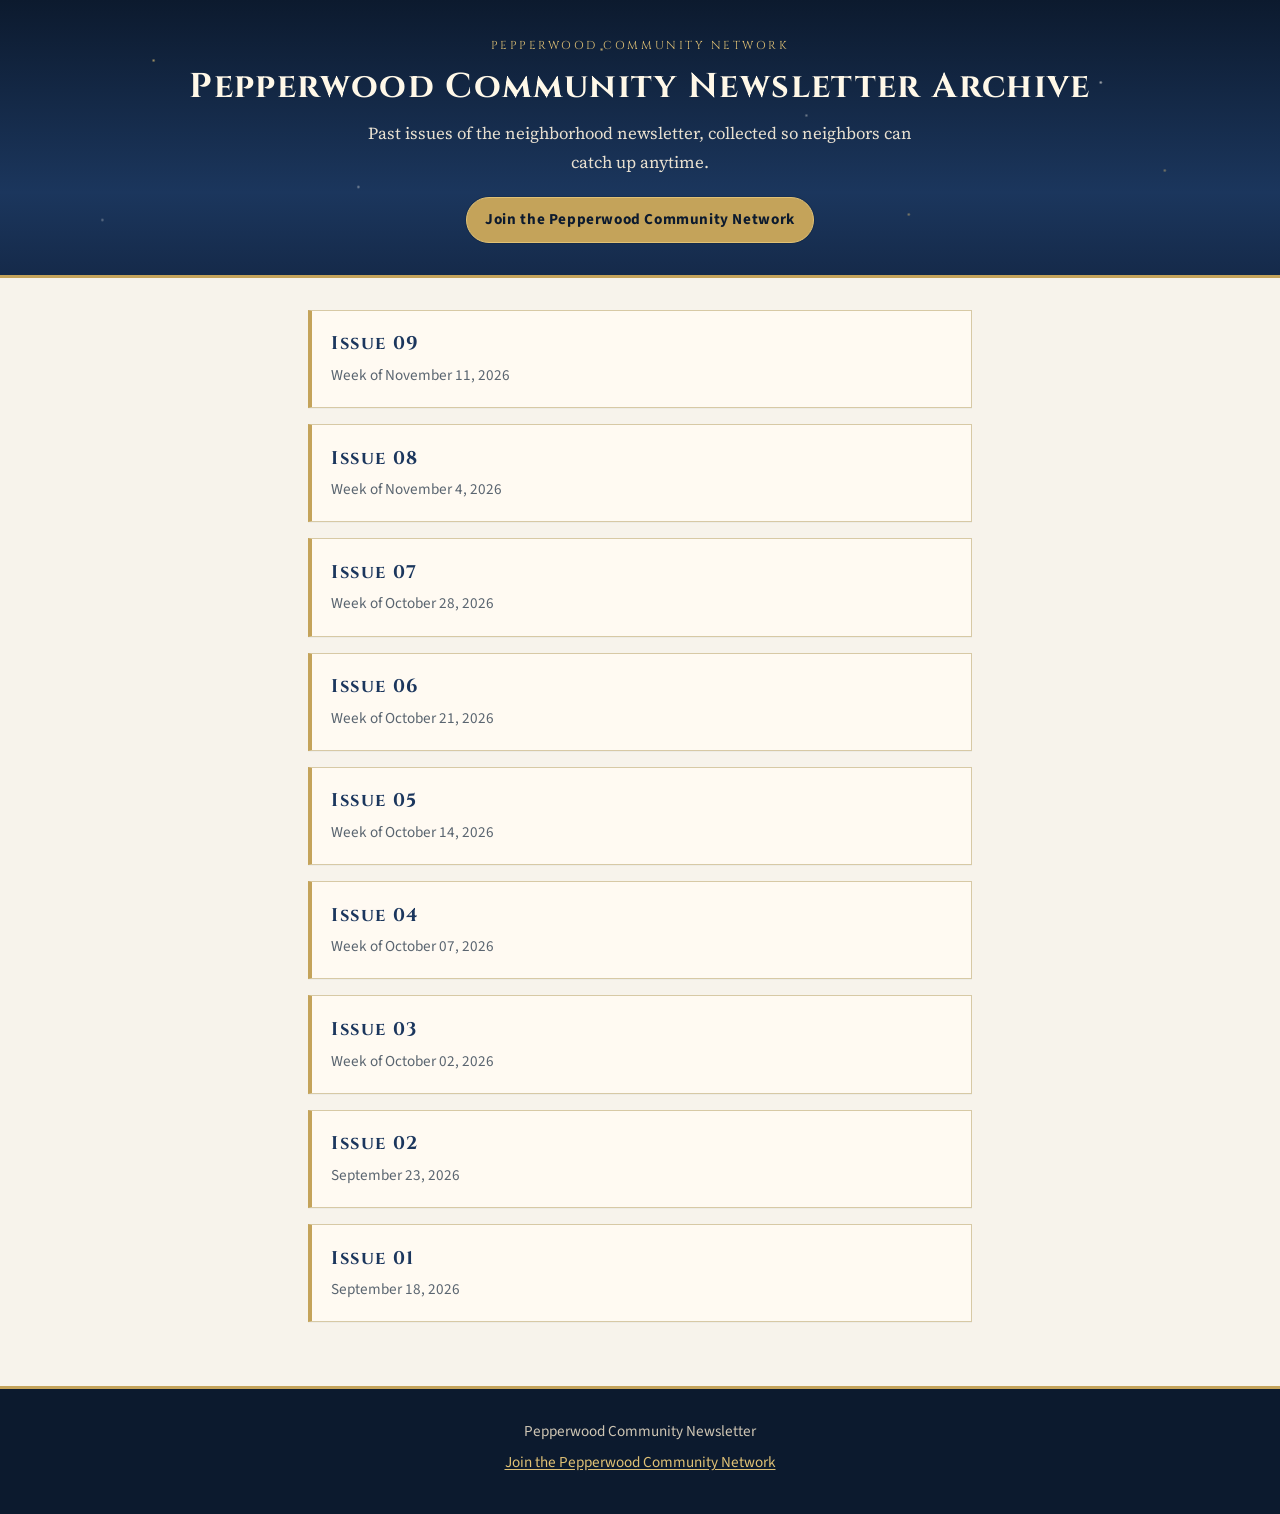
<file: index.html>
<!DOCTYPE html>
<html lang="en">
<head>
  <meta charset="utf-8">
  <meta name="viewport" content="width=device-width, initial-scale=1">
  <title>Pepperwood Community Newsletter Archive</title>
  <meta name="description" content="Past issues of the Pepperwood Community Newsletter, collected so neighbors can catch up anytime.">
  <link rel="preconnect" href="https://fonts.googleapis.com">
  <link rel="preconnect" href="https://fonts.gstatic.com" crossorigin>
  <link href="https://fonts.googleapis.com/css2?family=Cinzel:wght@600;700&family=Source+Sans+3:ital,wght@0,400;0,700;1,400&family=Source+Serif+4:ital,wght@0,400;0,600;0,700;1,400;1,600&display=swap" rel="stylesheet">
  <link rel="stylesheet" href="style.css">
</head>
<body>
  <a class="skip" href="#main">Skip to content</a>
  <header class="site-header">
    <p class="kicker">Pepperwood Community Network</p>
    <h1>Pepperwood Community Newsletter Archive</h1>
    <p class="tagline">Past issues of the neighborhood newsletter, collected so neighbors can catch up anytime.</p>
    <nav class="header-nav">
      <a class="btn" href="https://form.jotform.com/263144283048052">Join the Pepperwood Community Network</a>
    </nav>
  </header>
  <main id="main">
    <div class="wrap">
      <ul class="issue-list">
        <li>
          <a class="issue-card" href="issues/2026-11-11-issue-09.html">
            <span class="num">Issue 09</span>
            <span class="date">Week of November 11, 2026</span>
          </a>
        </li>
        <li>
          <a class="issue-card" href="issues/2026-11-04-issue-08.html">
            <span class="num">Issue 08</span>
            <span class="date">Week of November 4, 2026</span>
          </a>
        </li>
        <li>
          <a class="issue-card" href="issues/2026-10-28-issue-07.html">
            <span class="num">Issue 07</span>
            <span class="date">Week of October 28, 2026</span>
          </a>
        </li>
        <li>
          <a class="issue-card" href="issues/2026-10-21-issue-06.html">
            <span class="num">Issue 06</span>
            <span class="date">Week of October 21, 2026</span>
          </a>
        </li>
        <li>
          <a class="issue-card" href="issues/2026-10-14-issue-05.html">
            <span class="num">Issue 05</span>
            <span class="date">Week of October 14, 2026</span>
          </a>
        </li>
        <li>
          <a class="issue-card" href="issues/2026-10-07-issue-04.html">
            <span class="num">Issue 04</span>
            <span class="date">Week of October 07, 2026</span>
          </a>
        </li>
        <li>
          <a class="issue-card" href="issues/2026-10-02-issue-03.html">
            <span class="num">Issue 03</span>
            <span class="date">Week of October 02, 2026</span>
          </a>
        </li>
        <li>
          <a class="issue-card" href="issues/2026-09-23-issue-02.html">
            <span class="num">Issue 02</span>
            <span class="date">September 23, 2026</span>
          </a>
        </li>
        <li>
          <a class="issue-card" href="issues/2026-09-18-issue-01.html">
            <span class="num">Issue 01</span>
            <span class="date">September 18, 2026</span>
          </a>
        </li>
      </ul>
    </div>
  </main>
  <footer class="site-footer">
    <p>Pepperwood Community Newsletter</p>
    <p><a href="https://form.jotform.com/263144283048052">Join the Pepperwood Community Network</a></p>
  </footer>
</body>
</html>
</file>
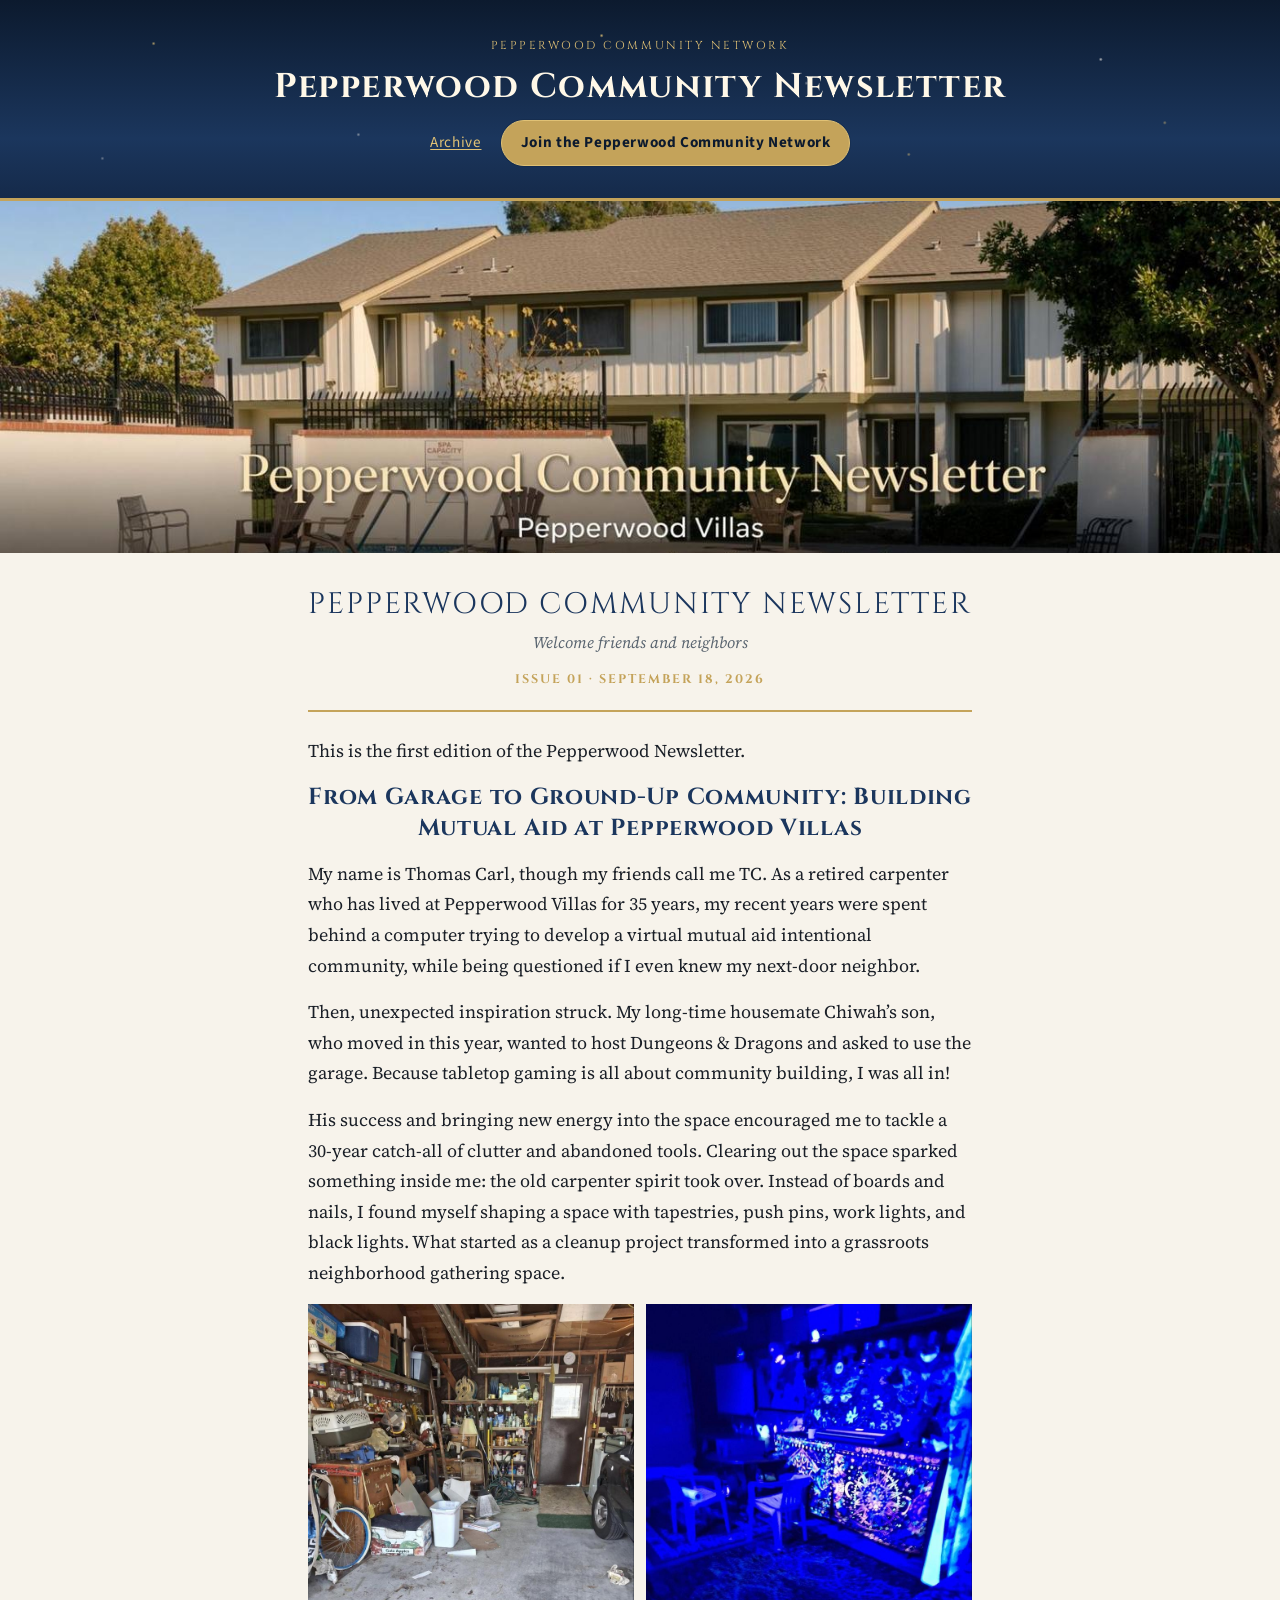
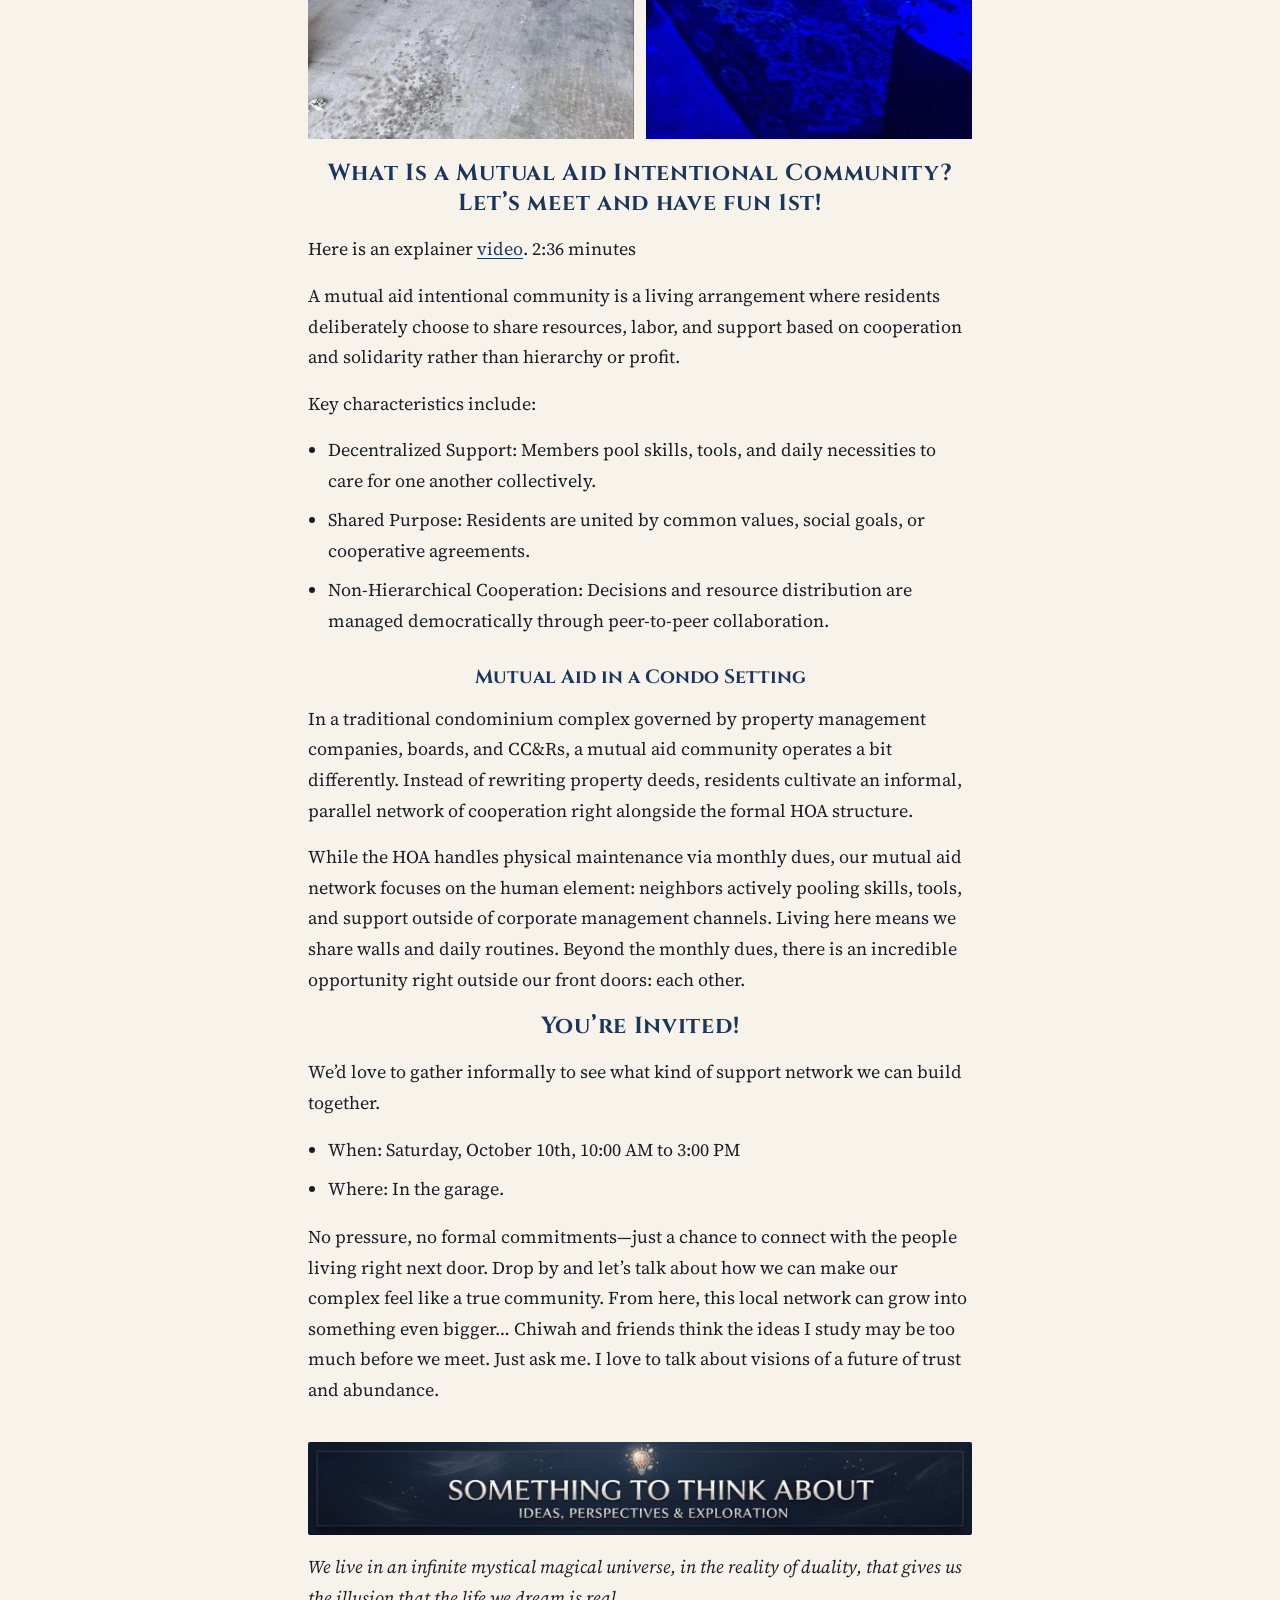
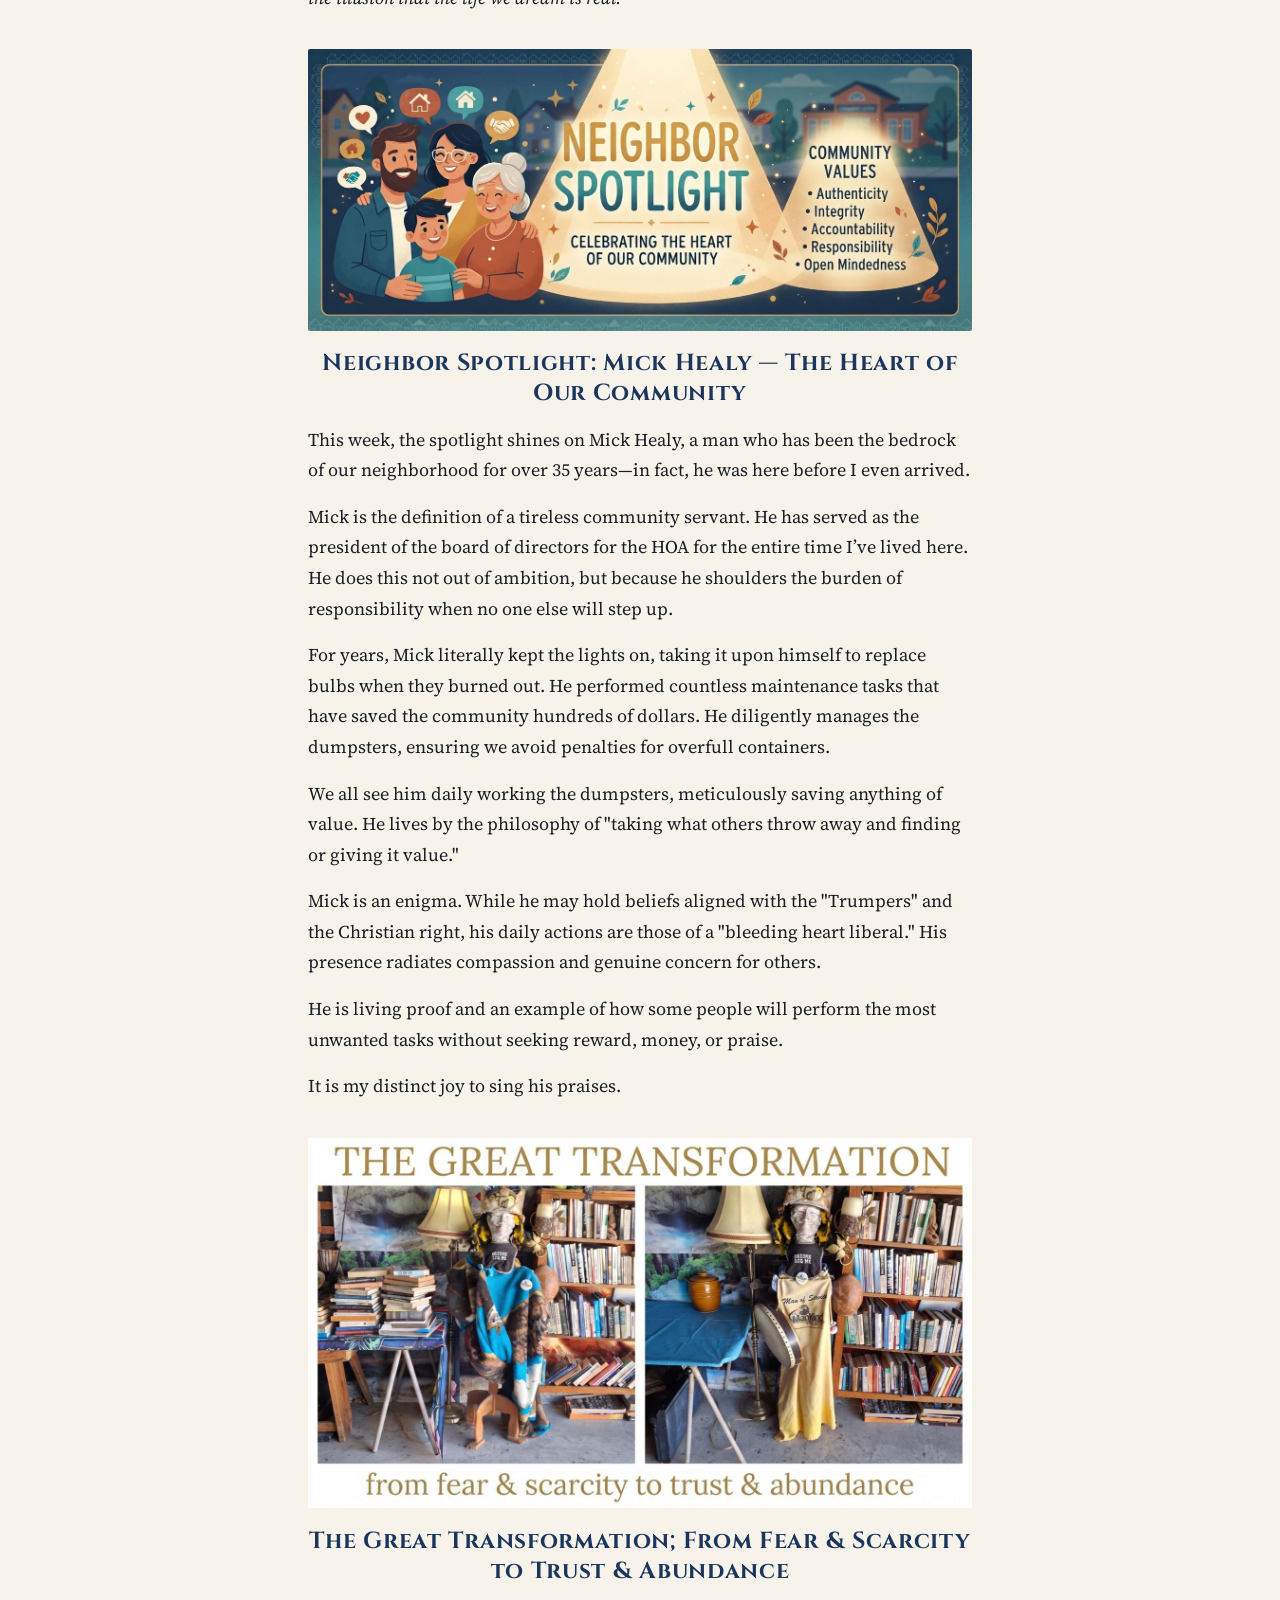
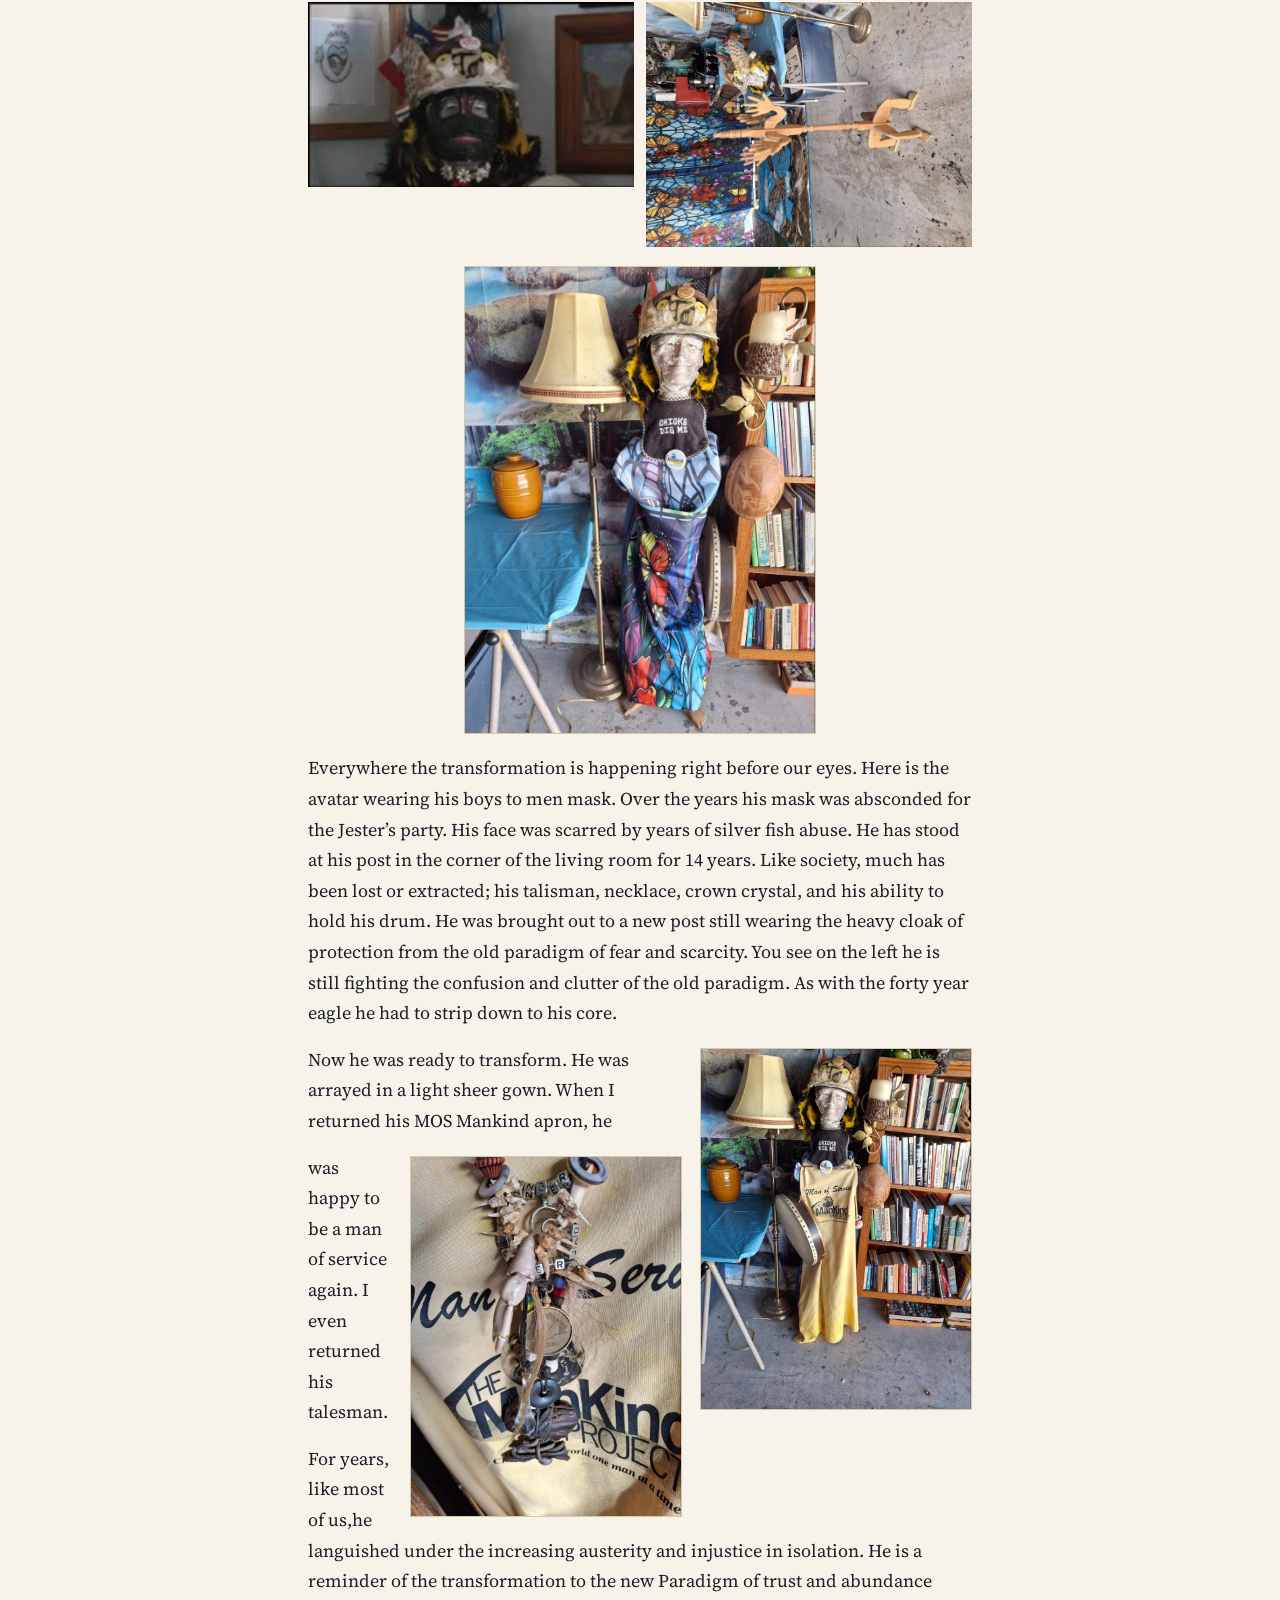
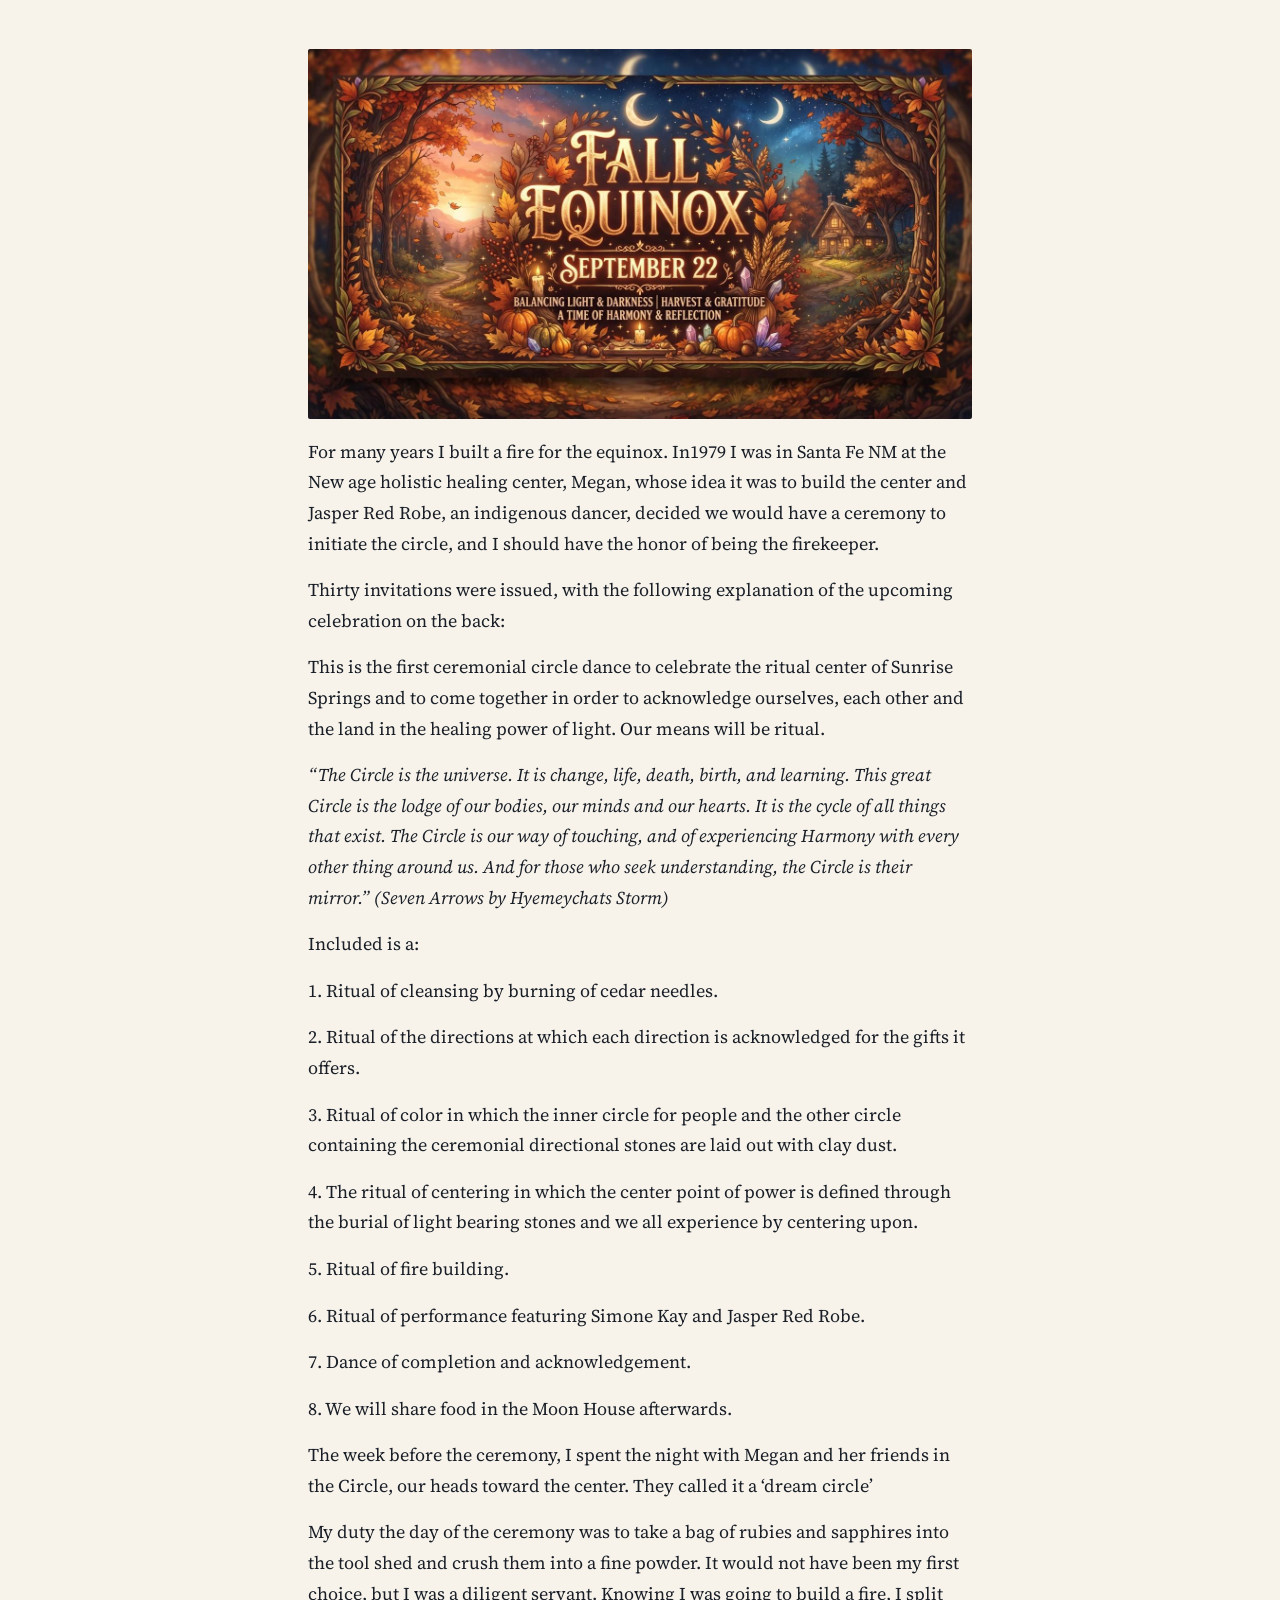
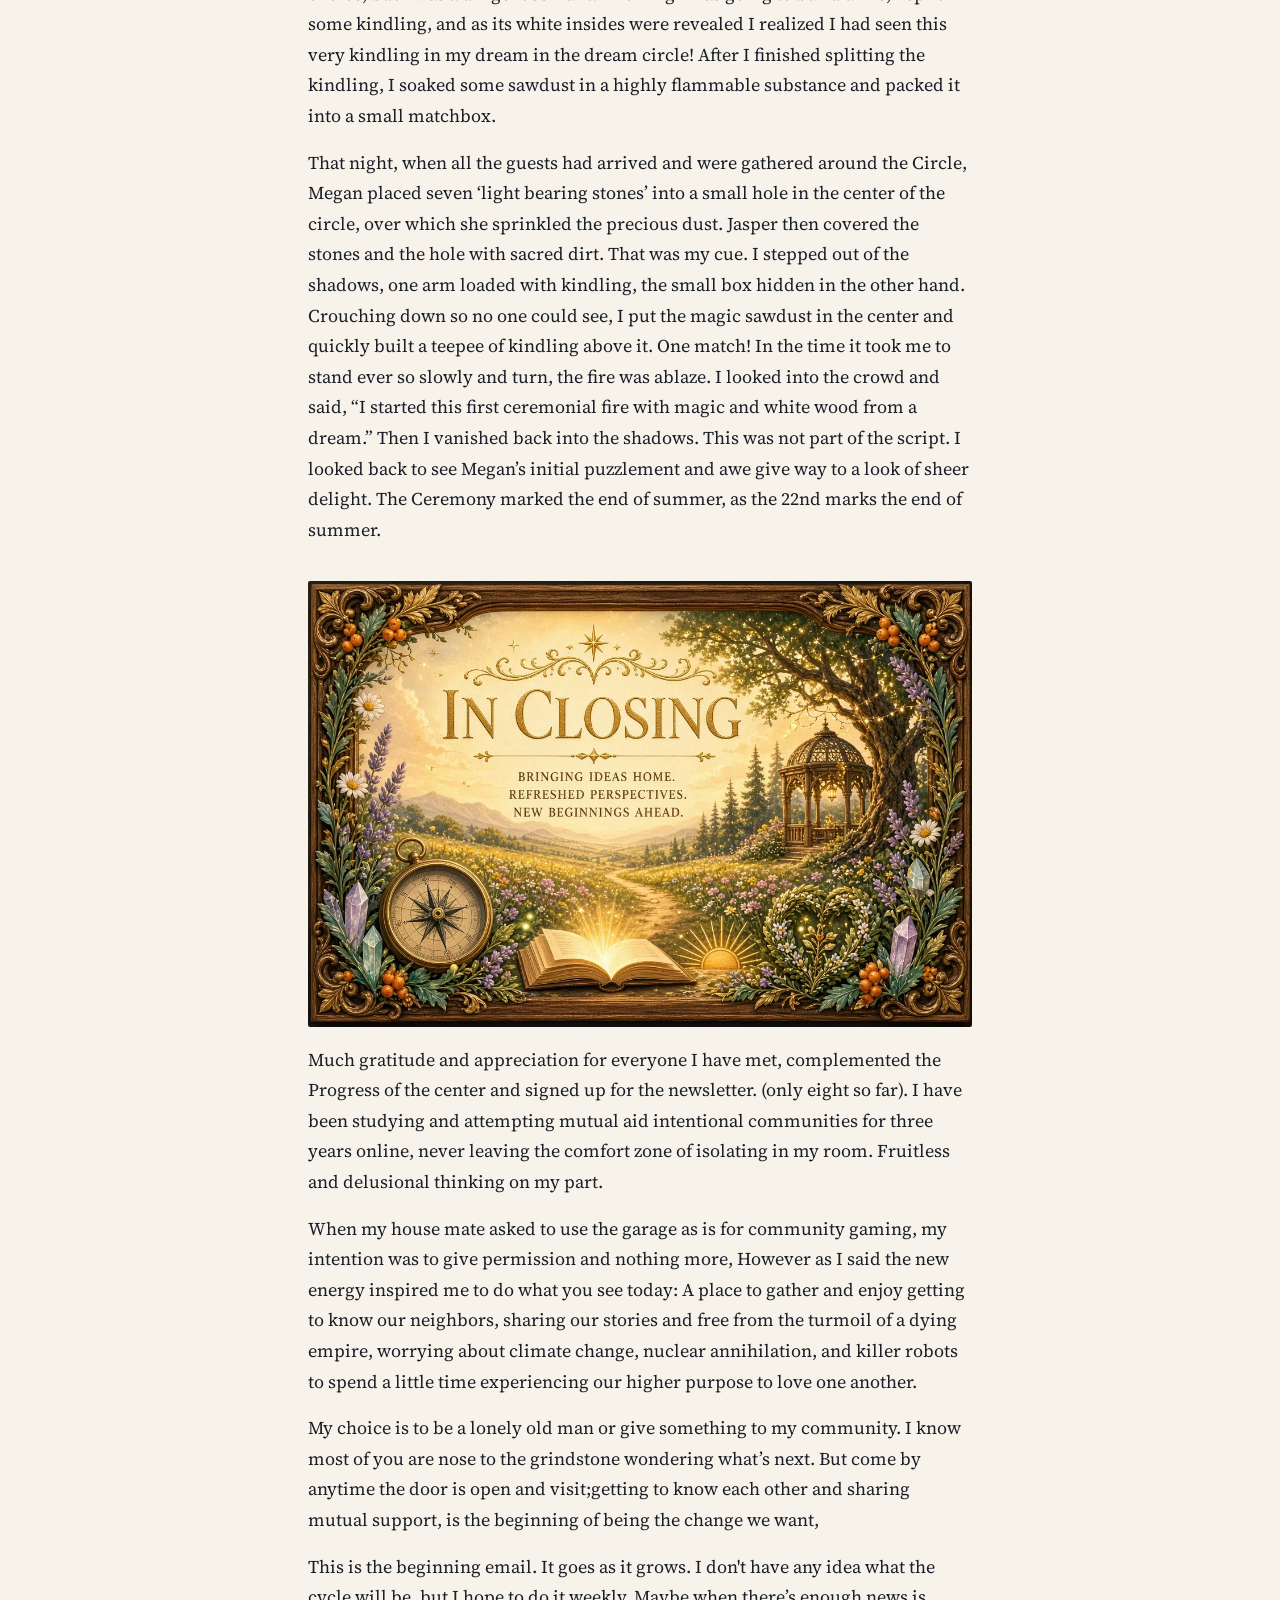
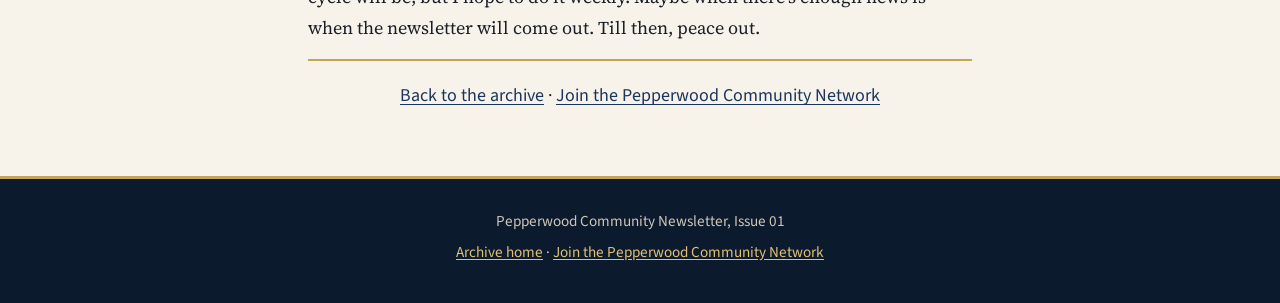
<file: issues/2026-09-18-issue-01.html>
<!DOCTYPE html>
<html lang="en">
<head>
  <meta charset="utf-8">
  <meta name="viewport" content="width=device-width, initial-scale=1">
  <title>Issue 01, September 18, 2026 — Pepperwood Community Newsletter</title>
  <meta name="description" content="Pepperwood Community Newsletter, Issue 01, the first edition, September 18, 2026.">
  <link rel="preconnect" href="https://fonts.googleapis.com">
  <link rel="preconnect" href="https://fonts.gstatic.com" crossorigin>
  <link href="https://fonts.googleapis.com/css2?family=Cinzel:wght@600;700&family=Source+Sans+3:ital,wght@0,400;0,700;1,400&family=Source+Serif+4:ital,wght@0,400;0,600;0,700;1,400;1,600&display=swap" rel="stylesheet">
  <link rel="stylesheet" href="../style.css">
</head>
<body>
  <a class="skip" href="#main">Skip to content</a>
  <header class="site-header">
    <p class="kicker">Pepperwood Community Network</p>
    <h1><a href="../index.html">Pepperwood Community Newsletter</a></h1>
    <nav class="header-nav">
      <a href="../index.html">Archive</a>
      <a class="btn" href="https://form.jotform.com/263144283048052">Join the Pepperwood Community Network</a>
    </nav>
  </header>

  <figure class="masthead-photo">
    <img src="images/i01-image3.jpg" alt="Townhomes at Pepperwood Villas, with the words Pepperwood Community Newsletter and Coming together in the new paradigm of trust and abundance." width="1400" height="467">
  </figure>

  <main id="main">
    <article class="wrap story">
      <header class="issue-masthead">
        <p class="title">PEPPERWOOD COMMUNITY NEWSLETTER</p>
        <p class="subtitle">Welcome friends and neighbors</p>
        <p class="meta">Issue 01 · September 18, 2026</p>
      </header>

      <p>This is the first edition of the Pepperwood Newsletter.</p>

      <section id="from-garage">
        <h2 class="section-title">From Garage to Ground-Up Community: Building Mutual Aid at Pepperwood Villas</h2>
        <p>My name is Thomas Carl, though my friends call me TC. As a retired carpenter who has lived at Pepperwood Villas for 35 years, my recent years were spent behind a computer trying to develop a virtual mutual aid intentional community, while being questioned if I even knew my next-door neighbor.</p>
        <p>Then, unexpected inspiration struck. My long-time housemate Chiwah’s son, who moved in this year, wanted to host Dungeons &amp; Dragons and asked to use the garage. Because tabletop gaming is all about community building, I was all in!</p>
        <p>His success and bringing new energy into the space encouraged me to tackle a 30-year catch-all of clutter and abandoned tools. Clearing out the space sparked something inside me: the old carpenter spirit took over. Instead of boards and nails, I found myself shaping a space with tapestries, push pins, work lights, and black lights. What started as a cleanup project transformed into a grassroots neighborhood gathering space.</p>
        <div class="pair">
          <figure>
            <img src="images/i01-image9.jpg" alt="The garage before the cleanup, filled with tools, boxes, and stored items." width="800" height="1066">
          </figure>
          <figure>
            <img src="images/i01-image8.jpg" alt="The garage gathering space lit with black lights, showing chairs, a rug, and glowing tapestries." width="800" height="1066">
          </figure>
        </div>
      </section>

      <section id="mutual-aid">
        <h2 class="section-title">What Is a Mutual Aid Intentional Community? Let’s meet and have fun 1st!</h2>
        <p>Here is an explainer <a href="https://www.youtube.com/watch?v=Mt0LzH-CZRo">video</a>. 2:36 minutes</p>
        <p>A mutual aid intentional community is a living arrangement where residents deliberately choose to share resources, labor, and support based on cooperation and solidarity rather than hierarchy or profit.</p>
        <p>Key characteristics include:</p>
        <ul>
          <li>Decentralized Support: Members pool skills, tools, and daily necessities to care for one another collectively.</li>
          <li>Shared Purpose: Residents are united by common values, social goals, or cooperative agreements.</li>
          <li>Non-Hierarchical Cooperation: Decisions and resource distribution are managed democratically through peer-to-peer collaboration.</li>
        </ul>
        <h3 class="section-title">Mutual Aid in a Condo Setting</h3>
        <p>In a traditional condominium complex governed by property management companies, boards, and CC&amp;Rs, a mutual aid community operates a bit differently. Instead of rewriting property deeds, residents cultivate an informal, parallel network of cooperation right alongside the formal HOA structure.</p>
        <p>While the HOA handles physical maintenance via monthly dues, our mutual aid network focuses on the human element: neighbors actively pooling skills, tools, and support outside of corporate management channels. Living here means we share walls and daily routines. Beyond the monthly dues, there is an incredible opportunity right outside our front doors: each other.</p>
      </section>

      <section id="youre-invited">
        <h2 class="section-title">You’re Invited!</h2>
        <p>We’d love to gather informally to see what kind of support network we can build together.</p>
        <ul>
          <li>When: Saturday, October 10th, 10:00 AM to 3:00 PM</li>
          <li>Where: In the garage.</li>
        </ul>
        <p>No pressure, no formal commitments—just a chance to connect with the people living right next door. Drop by and let’s talk about how we can make our complex feel like a true community. From here, this local network can grow into something even bigger… Chiwah and friends think the ideas I study may be too much before we meet. Just ask me. I love to talk about visions of a future of trust and abundance.</p>
      </section>

      <section id="something-to-think-about">
        <figure class="banner">
          <img src="images/i01-image15.jpg" alt="Something to Think About: Ideas, Perspectives and Exploration" width="1400" height="196">
        </figure>
        <p class="lyrics">We live in an infinite mystical magical universe, in the reality of duality, that gives us the illusion that the life we dream is real.</p>
      </section>

      <section id="neighbor-spotlight">
        <figure class="banner">
          <img src="images/i01-image11.jpg" alt="Neighbor Spotlight: Celebrating the Heart of Our Community" width="1400" height="593">
        </figure>
        <h2 class="section-title">Neighbor Spotlight: Mick Healy — The Heart of Our Community</h2>
        <p>This week, the spotlight shines on Mick Healy, a man who has been the bedrock of our neighborhood for over 35 years—in fact, he was here before I even arrived.</p>
        <p>Mick is the definition of a tireless community servant. He has served as the president of the board of directors for the HOA for the entire time I’ve lived here. He does this not out of ambition, but because he shoulders the burden of responsibility when no one else will step up.</p>
        <p>For years, Mick literally kept the lights on, taking it upon himself to replace bulbs when they burned out. He performed countless maintenance tasks that have saved the community hundreds of dollars. He diligently manages the dumpsters, ensuring we avoid penalties for overfull containers.</p>
        <p>We all see him daily working the dumpsters, meticulously saving anything of value. He lives by the philosophy of "taking what others throw away and finding or giving it value."</p>
        <p>Mick is an enigma. While he may hold beliefs aligned with the "Trumpers" and the Christian right, his daily actions are those of a "bleeding heart liberal." His presence radiates compassion and genuine concern for others.</p>
        <p>He is living proof and an example of how some people will perform the most unwanted tasks without seeking reward, money, or praise.</p>
        <p>It is my distinct joy to sing his praises.</p>
      </section>

      <section id="great-transformation">
        <figure class="banner">
          <img src="images/i01-image13.jpg" alt="The Great Transformation: from fear and scarcity to trust and abundance, shown in two photos of a ceremonial figure." width="1400" height="781">
        </figure>
        <h2 class="section-title">The Great Transformation; From Fear &amp; Scarcity to Trust &amp; Abundance</h2>
        <div class="pair">
          <figure>
            <img src="images/i01-image1.jpg" alt="A ceremonial figure wearing a mask, a feathered headdress, and a beaded necklace." width="800" height="454">
          </figure>
          <figure>
            <img src="images/i01-image14.jpg" alt="A wooden figure lying on the garage floor beside a butterfly tapestry, with a masked head nearby." width="800" height="600">
          </figure>
        </div>
        <figure class="poster">
          <img src="images/i01-image6.jpg" alt="The ceremonial figure dressed in a colorful butterfly-print gown, standing beside a lamp and a bookshelf." width="800" height="1066">
        </figure>
        <p>Everywhere the transformation is happening right before our eyes. Here is the avatar wearing his boys to men mask. Over the years his mask was absconded for the Jester’s party. His face was scarred by years of silver fish abuse. He has stood at his post in the corner of the living room for 14 years. Like society, much has been lost or extracted; his talisman, necklace, crown crystal, and his ability to hold his drum. He was brought out to a new post still wearing the heavy cloak of protection from the old paradigm of fear and scarcity. You see on the left he is still fighting the confusion and clutter of the old paradigm. As with the forty year eagle he had to strip down to his core.</p>
        <figure class="float-right">
          <img src="images/i01-image2.jpg" alt="The same figure wearing a yellow Man of Service apron and holding a drum." width="800" height="1066">
        </figure>
        <p>Now he was ready to transform. He was arrayed in a light sheer gown. When I returned his MOS Mankind apron, he</p>
        <figure class="float-right">
          <img src="images/i01-image5.jpg" alt="A close-up of a handmade talisman necklace resting on a ManKind Project apron." width="800" height="1066">
        </figure>
        <p>was happy to be a man of service again. I even returned his talesman.</p>
        <p>For years, like most of us,he languished under the increasing austerity and injustice in isolation. He is a reminder of the transformation to the new Paradigm of trust and abundance</p>
        <div class="clear"></div>
        <figure class="banner">
          <img src="images/i01-image7.jpg" alt="Fall Equinox, September 22: Balancing light and darkness, harvest and gratitude, a time of harmony and reflection." width="1400" height="781">
        </figure>
        <p>For many years I built a fire for the equinox. In1979 I was in Santa Fe NM at the New age holistic healing center, Megan, whose idea it was to build the center and Jasper Red Robe, an indigenous dancer, decided we would have a ceremony to initiate the circle, and I should have the honor of being the firekeeper.</p>
        <p>Thirty invitations were issued, with the following explanation of the upcoming celebration on the back:</p>
        <p>This is the first ceremonial circle dance to celebrate the ritual center of Sunrise Springs and to come together in order to acknowledge ourselves, each other and the land in the healing power of light. Our means will be ritual.</p>
        <p class="lyrics">“The Circle is the universe. It is change, life, death, birth, and learning. This great Circle is the lodge of our bodies, our minds and our hearts. It is the cycle of all things that exist. The Circle is our way of touching, and of experiencing Harmony with every other thing around us. And for those who seek understanding, the Circle is their mirror.” (Seven Arrows by Hyemeychats Storm)</p>
        <p>Included is a:</p>
        <p>1. Ritual of cleansing by burning of cedar needles.</p>
        <p>2. Ritual of the directions at which each direction is acknowledged for the gifts it offers.</p>
        <p>3. Ritual of color in which the inner circle for people and the other circle containing the ceremonial directional stones are laid out with clay dust.</p>
        <p>4. The ritual of centering in which the center point of power is defined through the burial of light bearing stones and we all experience by centering upon.</p>
        <p>5. Ritual of fire building.</p>
        <p>6. Ritual of performance featuring Simone Kay and Jasper Red Robe.</p>
        <p>7. Dance of completion and acknowledgement.</p>
        <p>8. We will share food in the Moon House afterwards.</p>
        <p>The week before the ceremony, I spent the night with Megan and her friends in the Circle, our heads toward the center. They called it a ‘dream circle’</p>
        <p>My duty the day of the ceremony was to take a bag of rubies and sapphires into the tool shed and crush them into a fine powder. It would not have been my first choice, but I was a diligent servant. Knowing I was going to build a fire, I split some kindling, and as its white insides were revealed I realized I had seen this very kindling in my dream in the dream circle! After I finished splitting the kindling, I soaked some sawdust in a highly flammable substance and packed it into a small matchbox.</p>
        <p>That night, when all the guests had arrived and were gathered around the Circle, Megan placed seven ‘light bearing stones’ into a small hole in the center of the circle, over which she sprinkled the precious dust. Jasper then covered the stones and the hole with sacred dirt. That was my cue. I stepped out of the shadows, one arm loaded with kindling, the small box hidden in the other hand. Crouching down so no one could see, I put the magic sawdust in the center and quickly built a teepee of kindling above it. One match! In the time it took me to stand ever so slowly and turn, the fire was ablaze. I looked into the crowd and said, “I started this first ceremonial fire with magic and white wood from a dream.” Then I vanished back into the shadows. This was not part of the script. I looked back to see Megan’s initial puzzlement and awe give way to a look of sheer delight. The Ceremony marked the end of summer, as the 22nd marks the end of summer.</p>
      </section>

      <section id="in-closing">
        <figure class="banner">
          <img src="images/i01-image10.jpg" alt="In Closing: Bringing ideas home. Refreshed perspectives. New beginnings ahead." width="1168" height="784">
        </figure>
        <p>Much gratitude and appreciation for everyone I have met, complemented the Progress of the center and signed up for the newsletter. (only eight so far). I have been studying and attempting mutual aid intentional communities for three years online, never leaving the comfort zone of isolating in my room. Fruitless and delusional thinking on my part.</p>
        <p>When my house mate asked to use the garage as is for community gaming, my intention was to give permission and nothing more, However as I said the new energy inspired me to do what you see today: A place to gather and enjoy getting to know our neighbors, sharing our stories and free from the turmoil of a dying empire, worrying about climate change, nuclear annihilation, and killer robots to spend a little time experiencing our higher purpose to love one another.</p>
        <p>My choice is to be a lonely old man or give something to my community. I know most of you are nose to the grindstone wondering what’s next. But come by anytime the door is open and visit;getting to know each other and sharing mutual support, is the beginning of being the change we want,</p>
        <p>This is the beginning email. It goes as it grows. I don't have any idea what the cycle will be, but I hope to do it weekly. Maybe when there’s enough news is when the newsletter will come out. Till then, peace out.</p>
      </section>

      <p class="issue-end">
        <a href="../index.html">Back to the archive</a>
        ·
        <a href="https://form.jotform.com/263144283048052">Join the Pepperwood Community Network</a>
      </p>
    </article>
  </main>

  <footer class="site-footer">
    <p>Pepperwood Community Newsletter, Issue 01</p>
    <p><a href="../index.html">Archive home</a> · <a href="https://form.jotform.com/263144283048052">Join the Pepperwood Community Network</a></p>
  </footer>
</body>
</html>
</file>
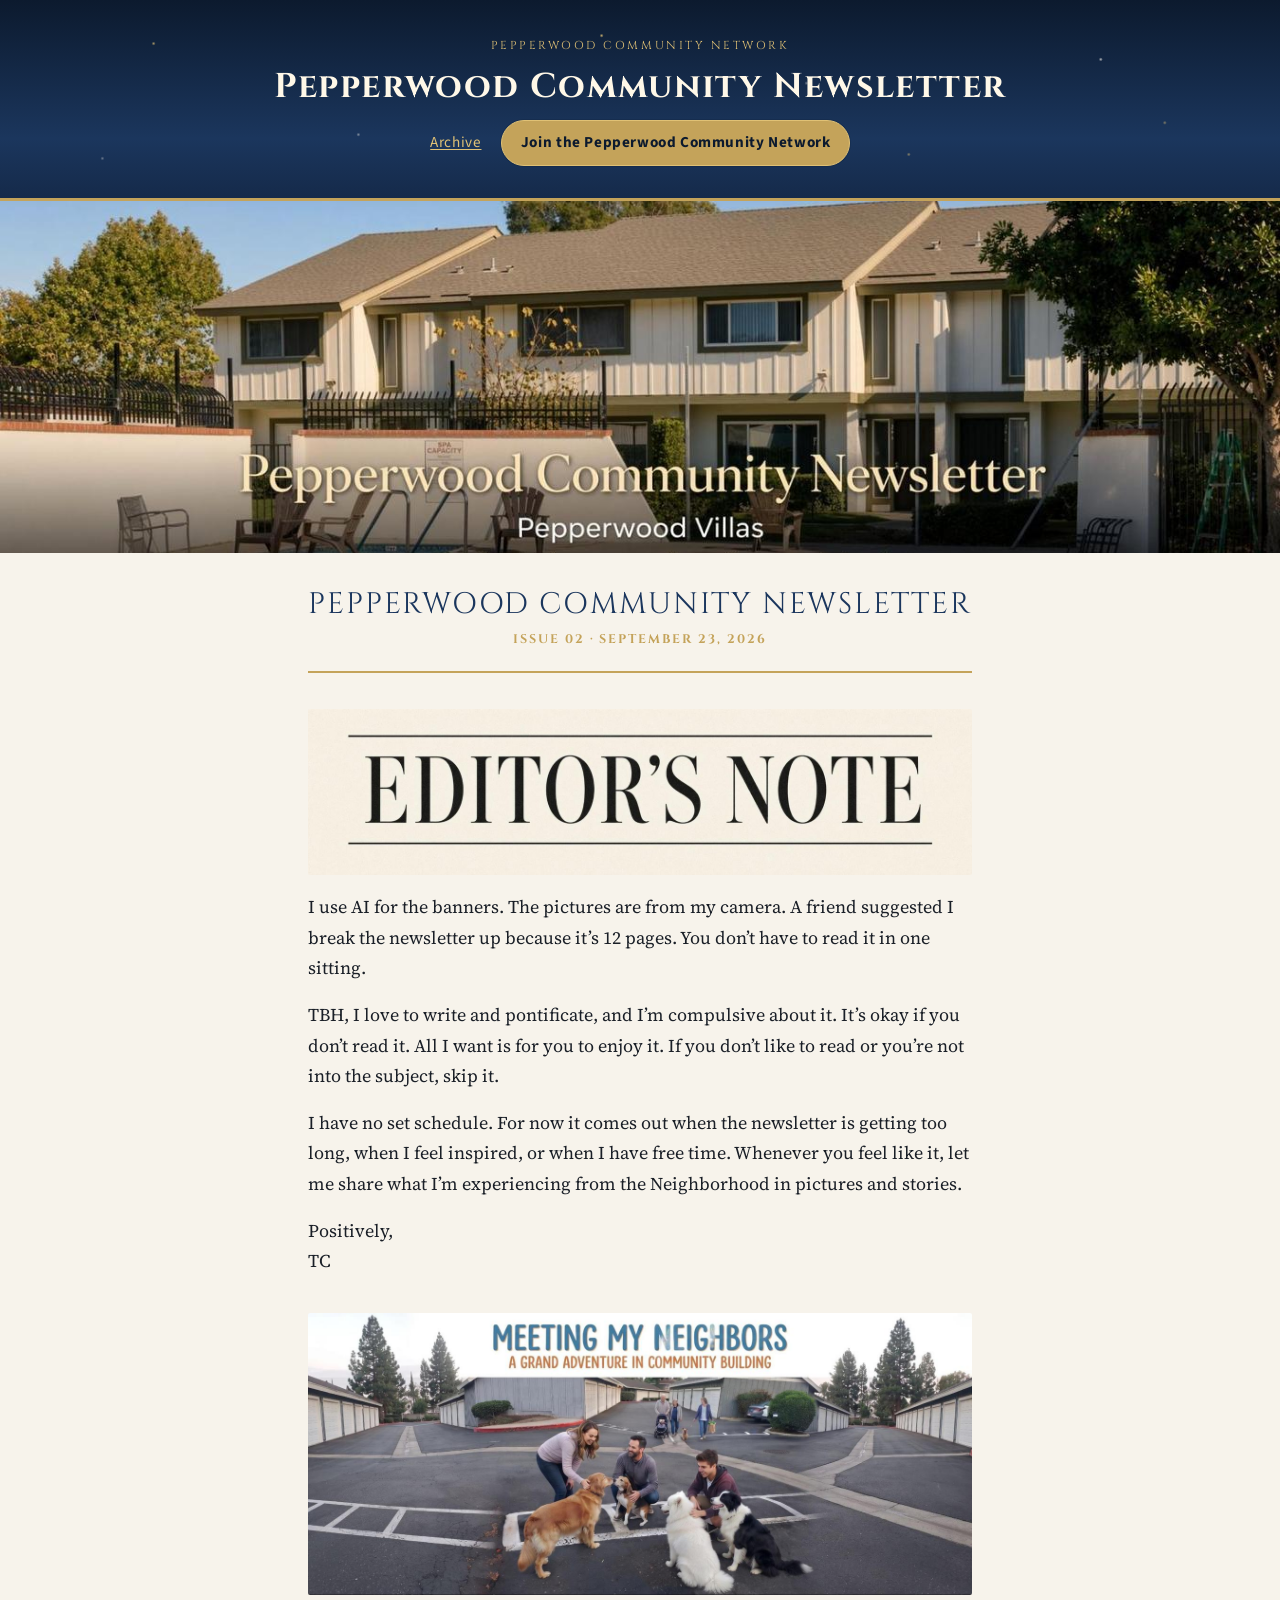
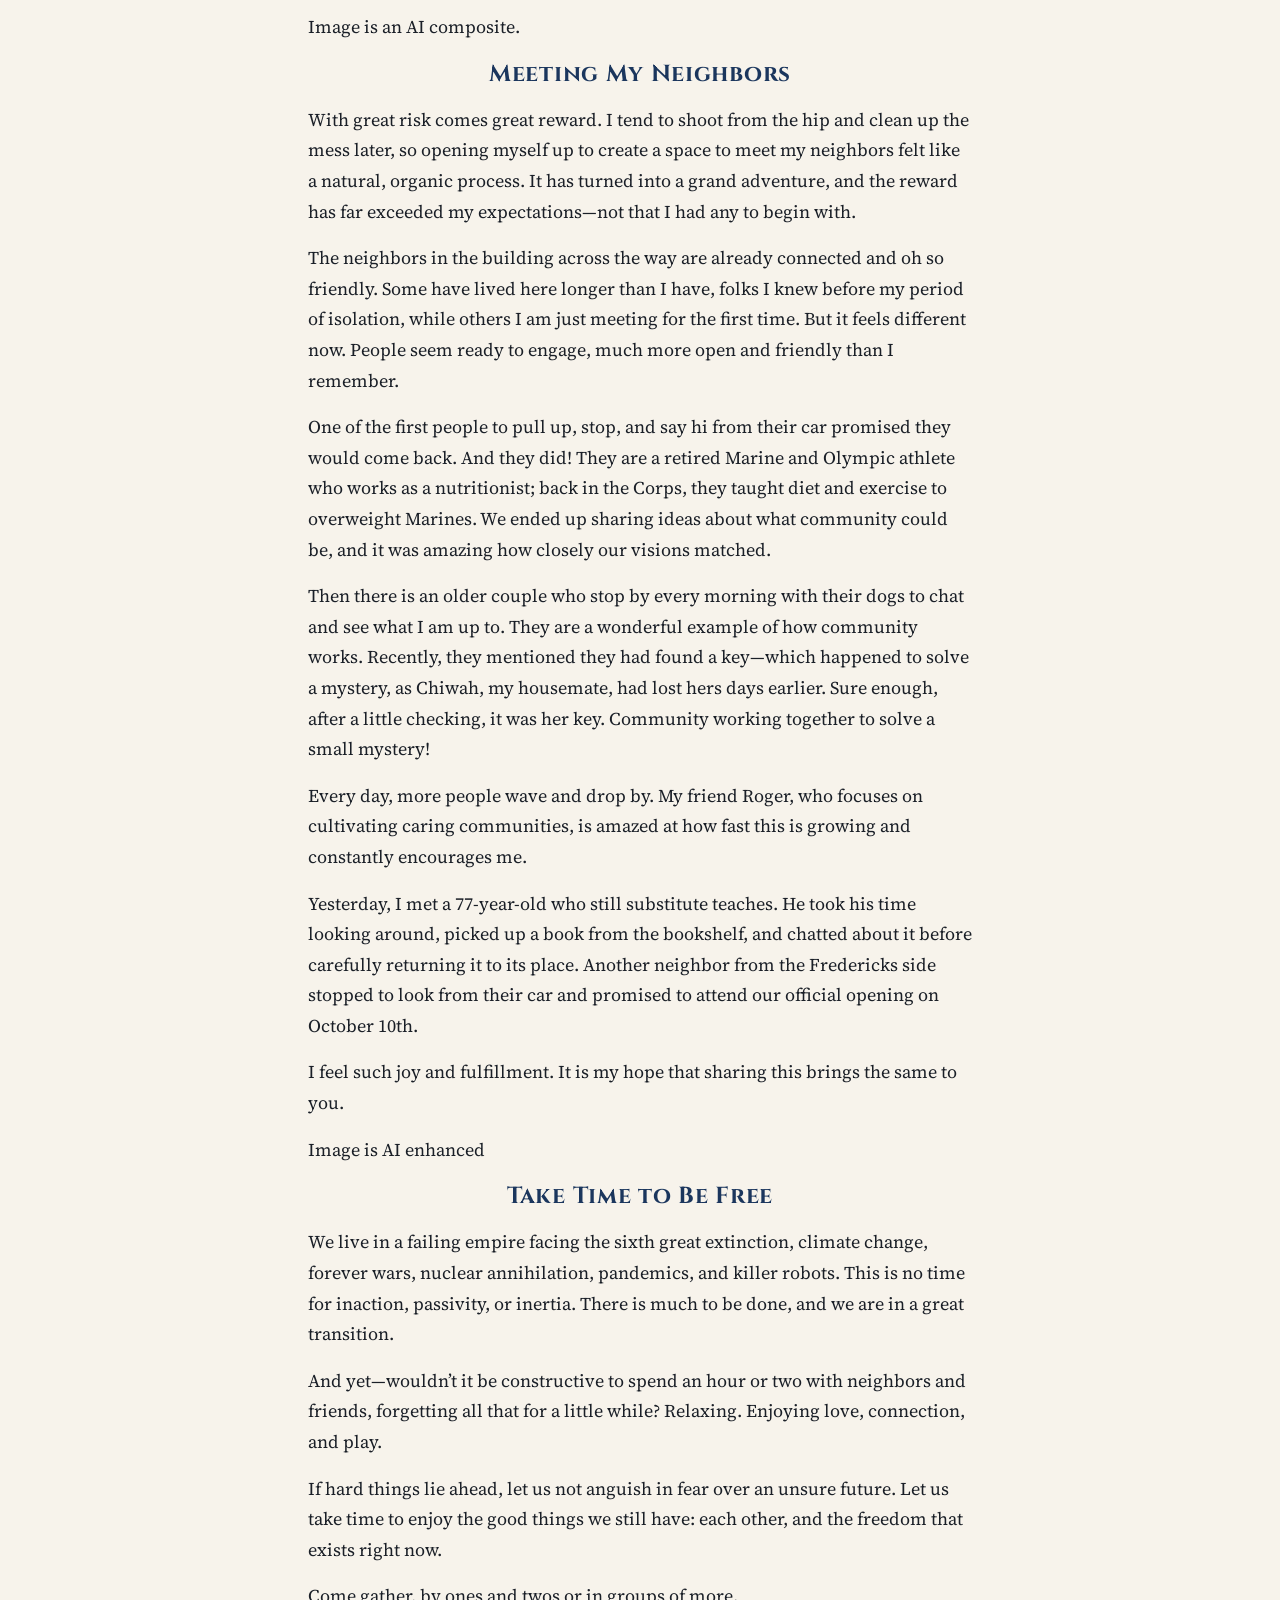
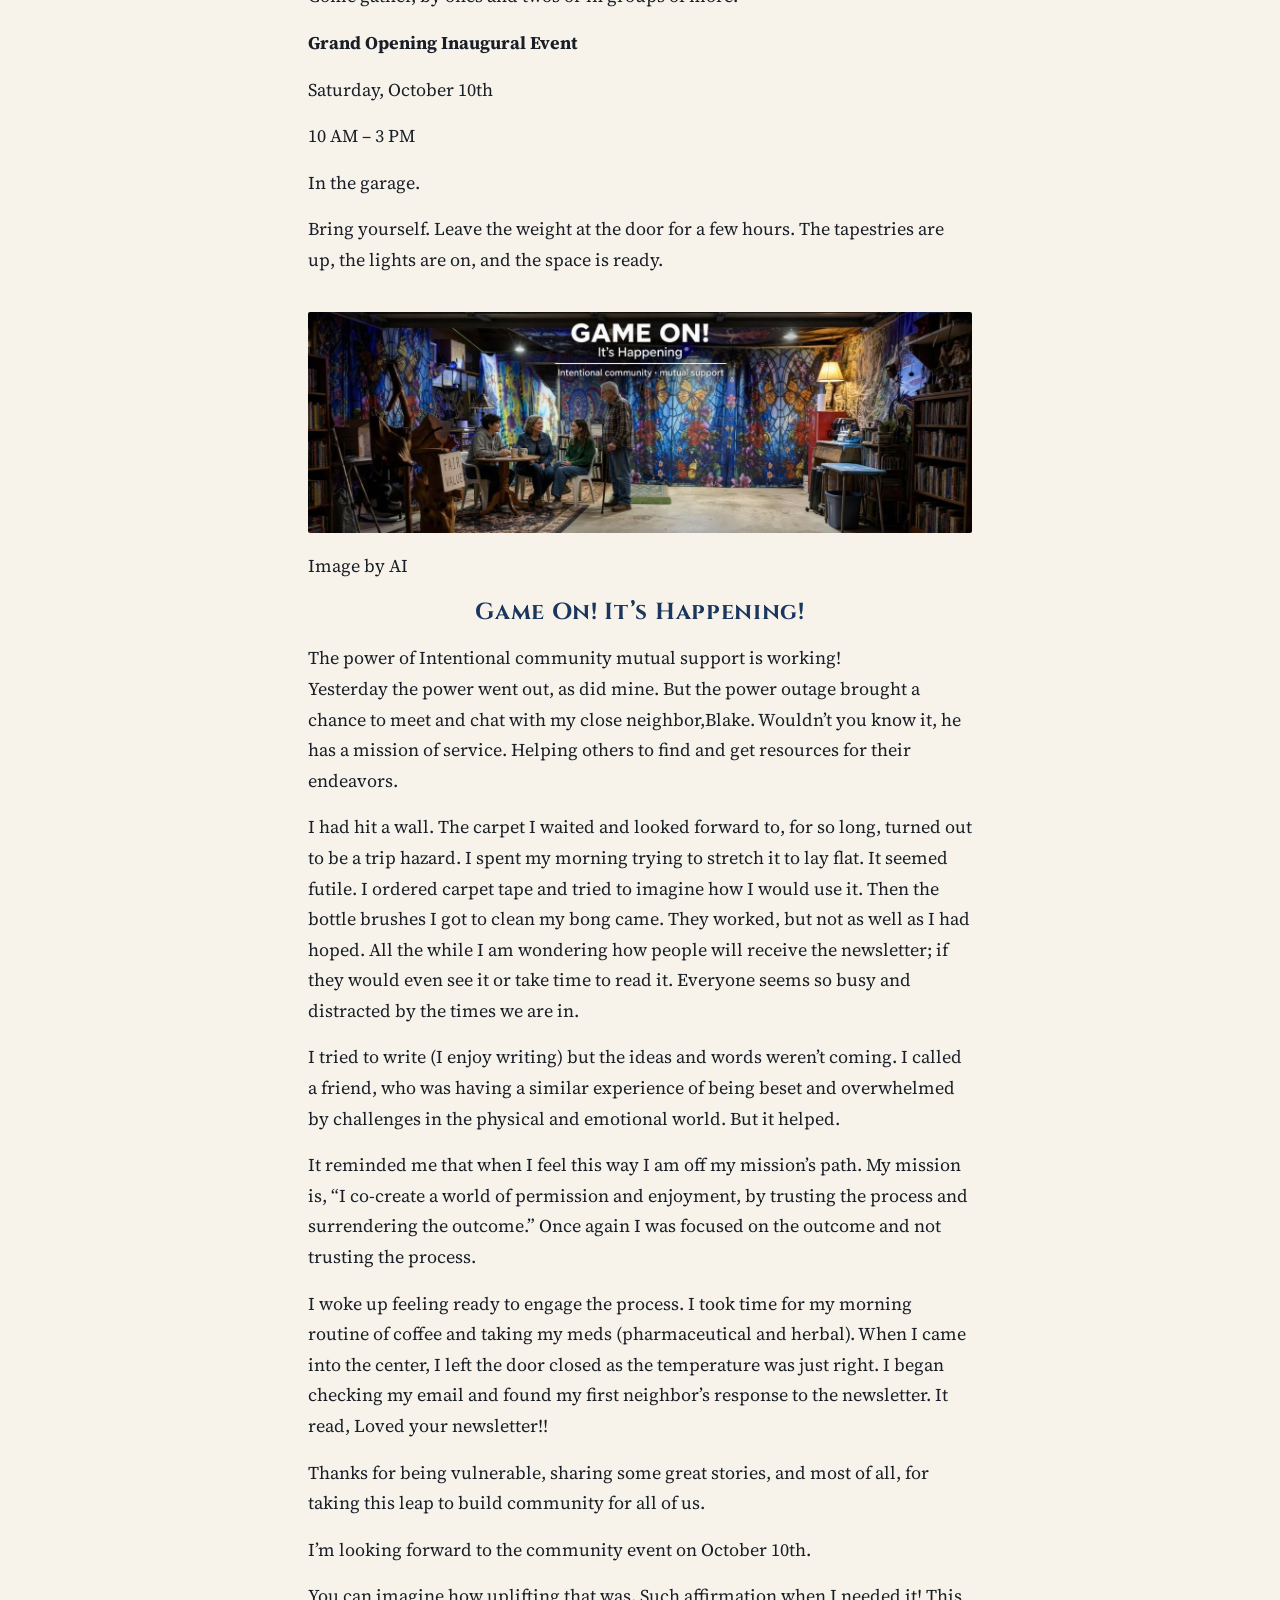
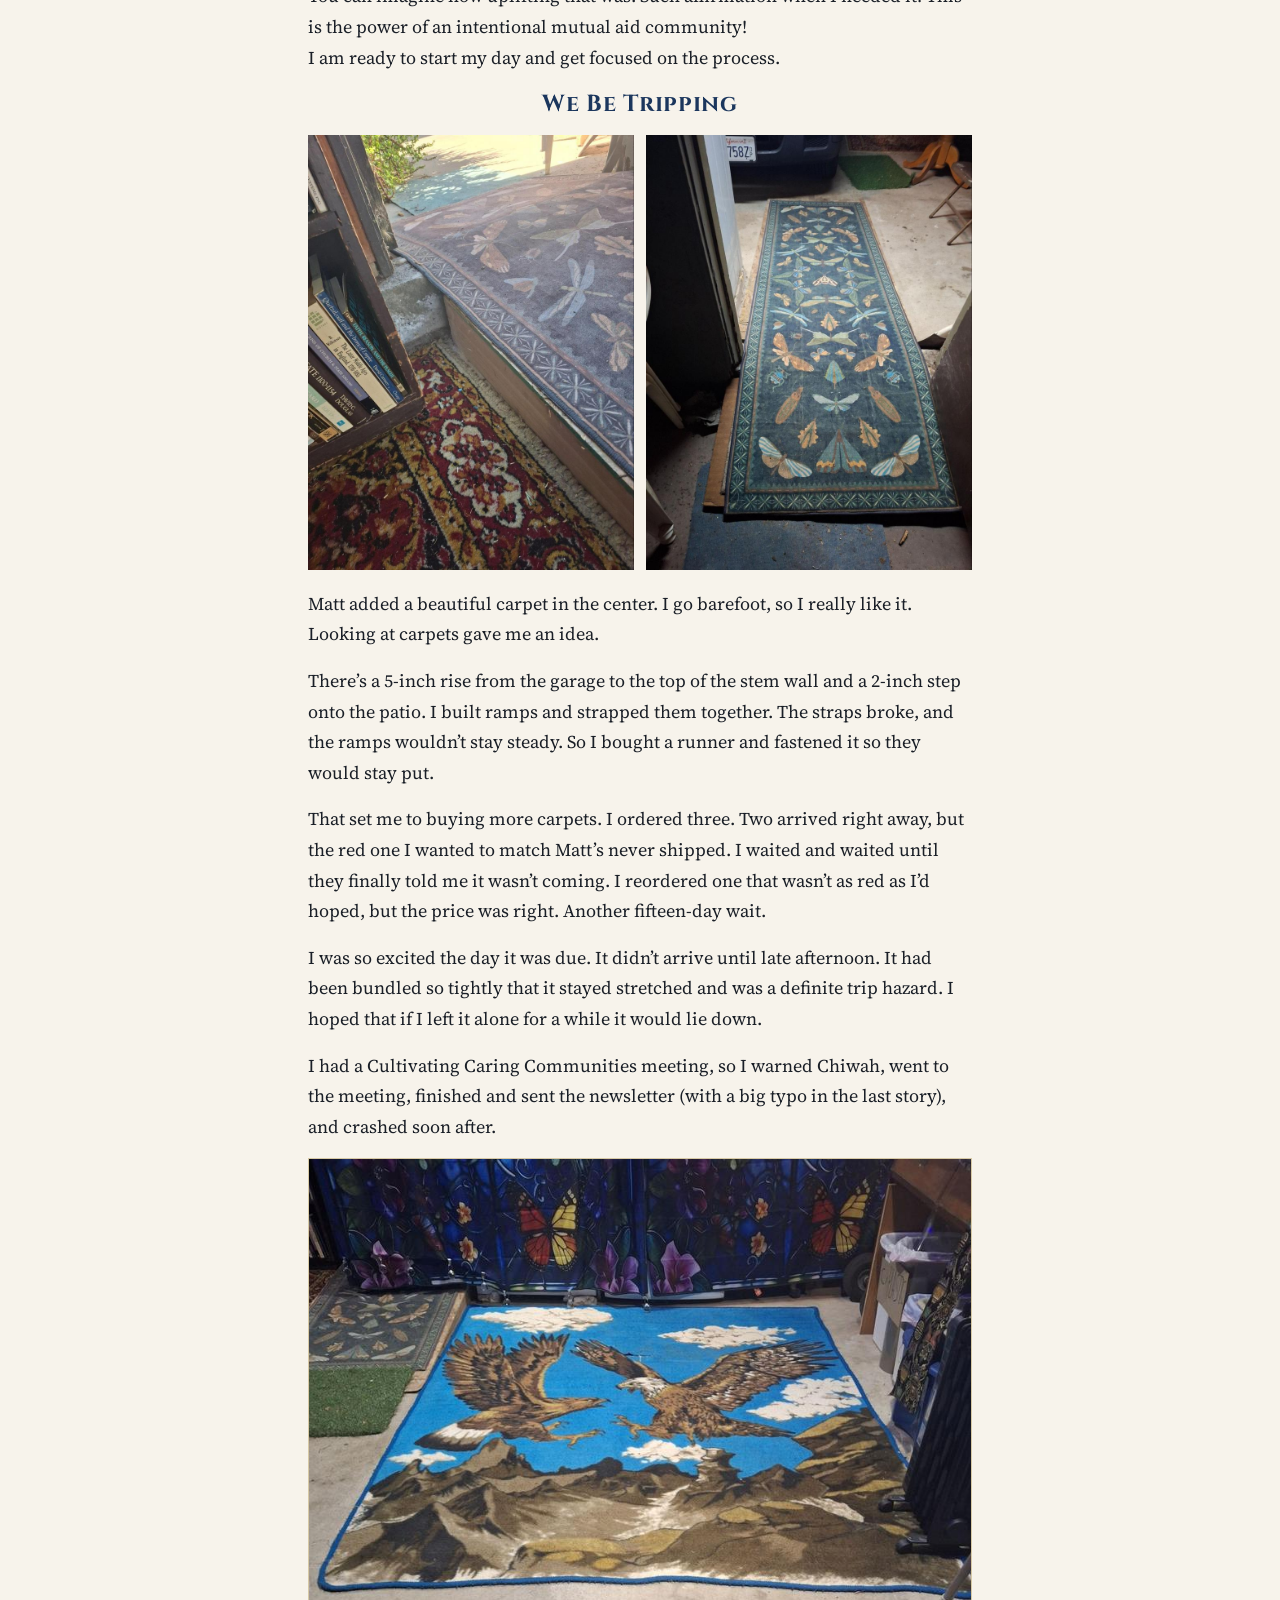
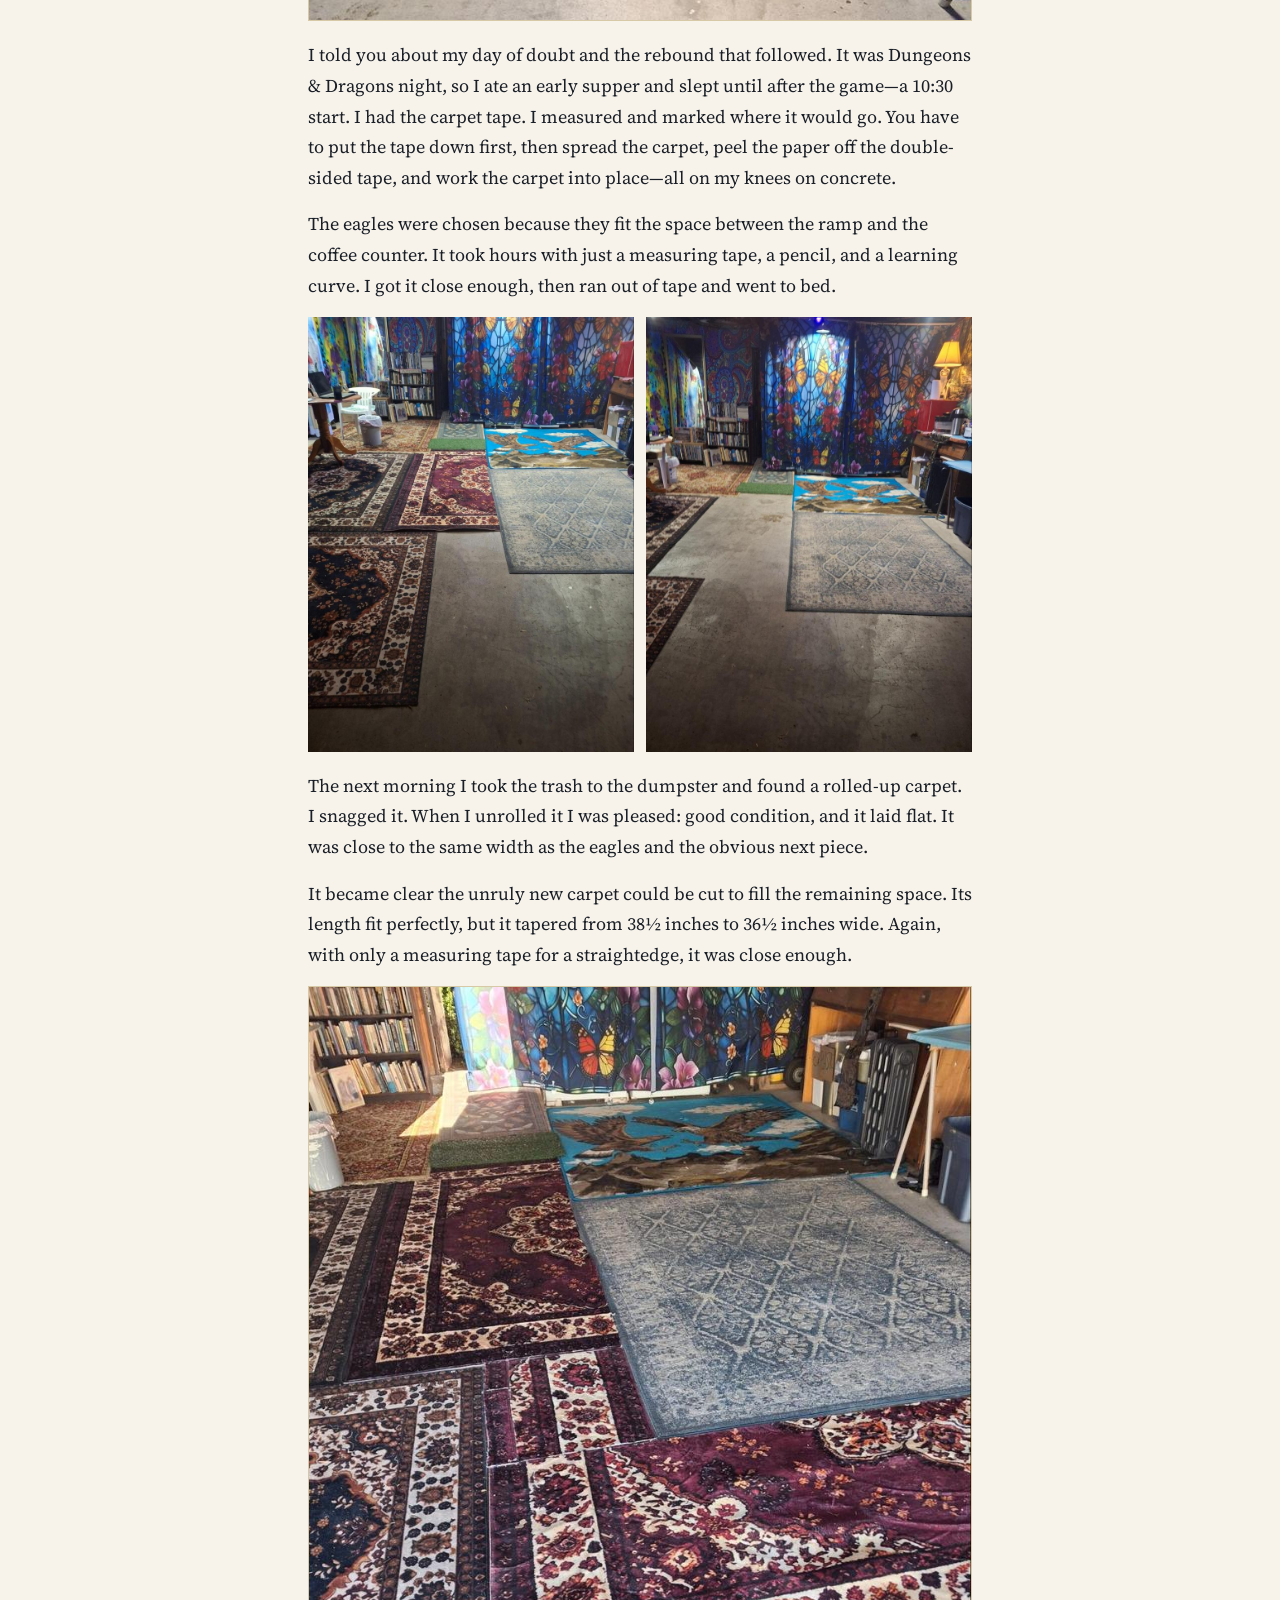
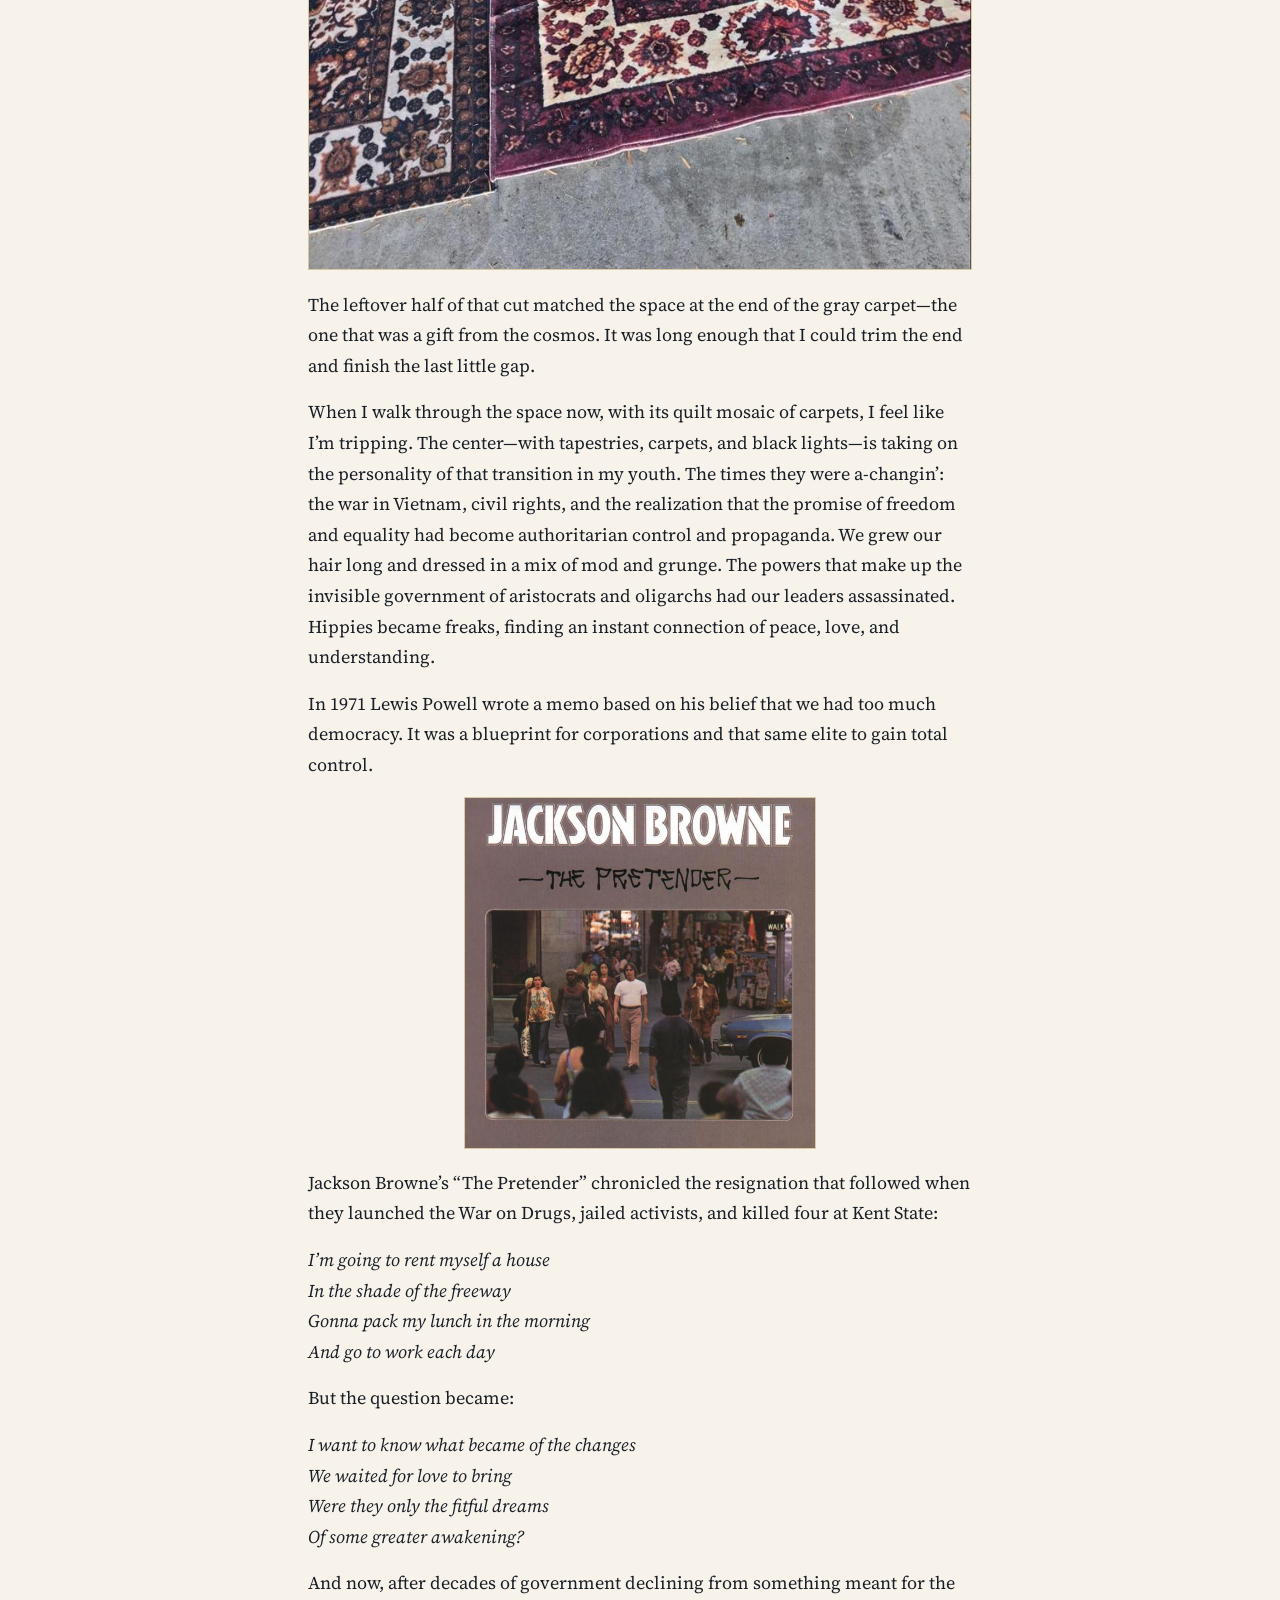
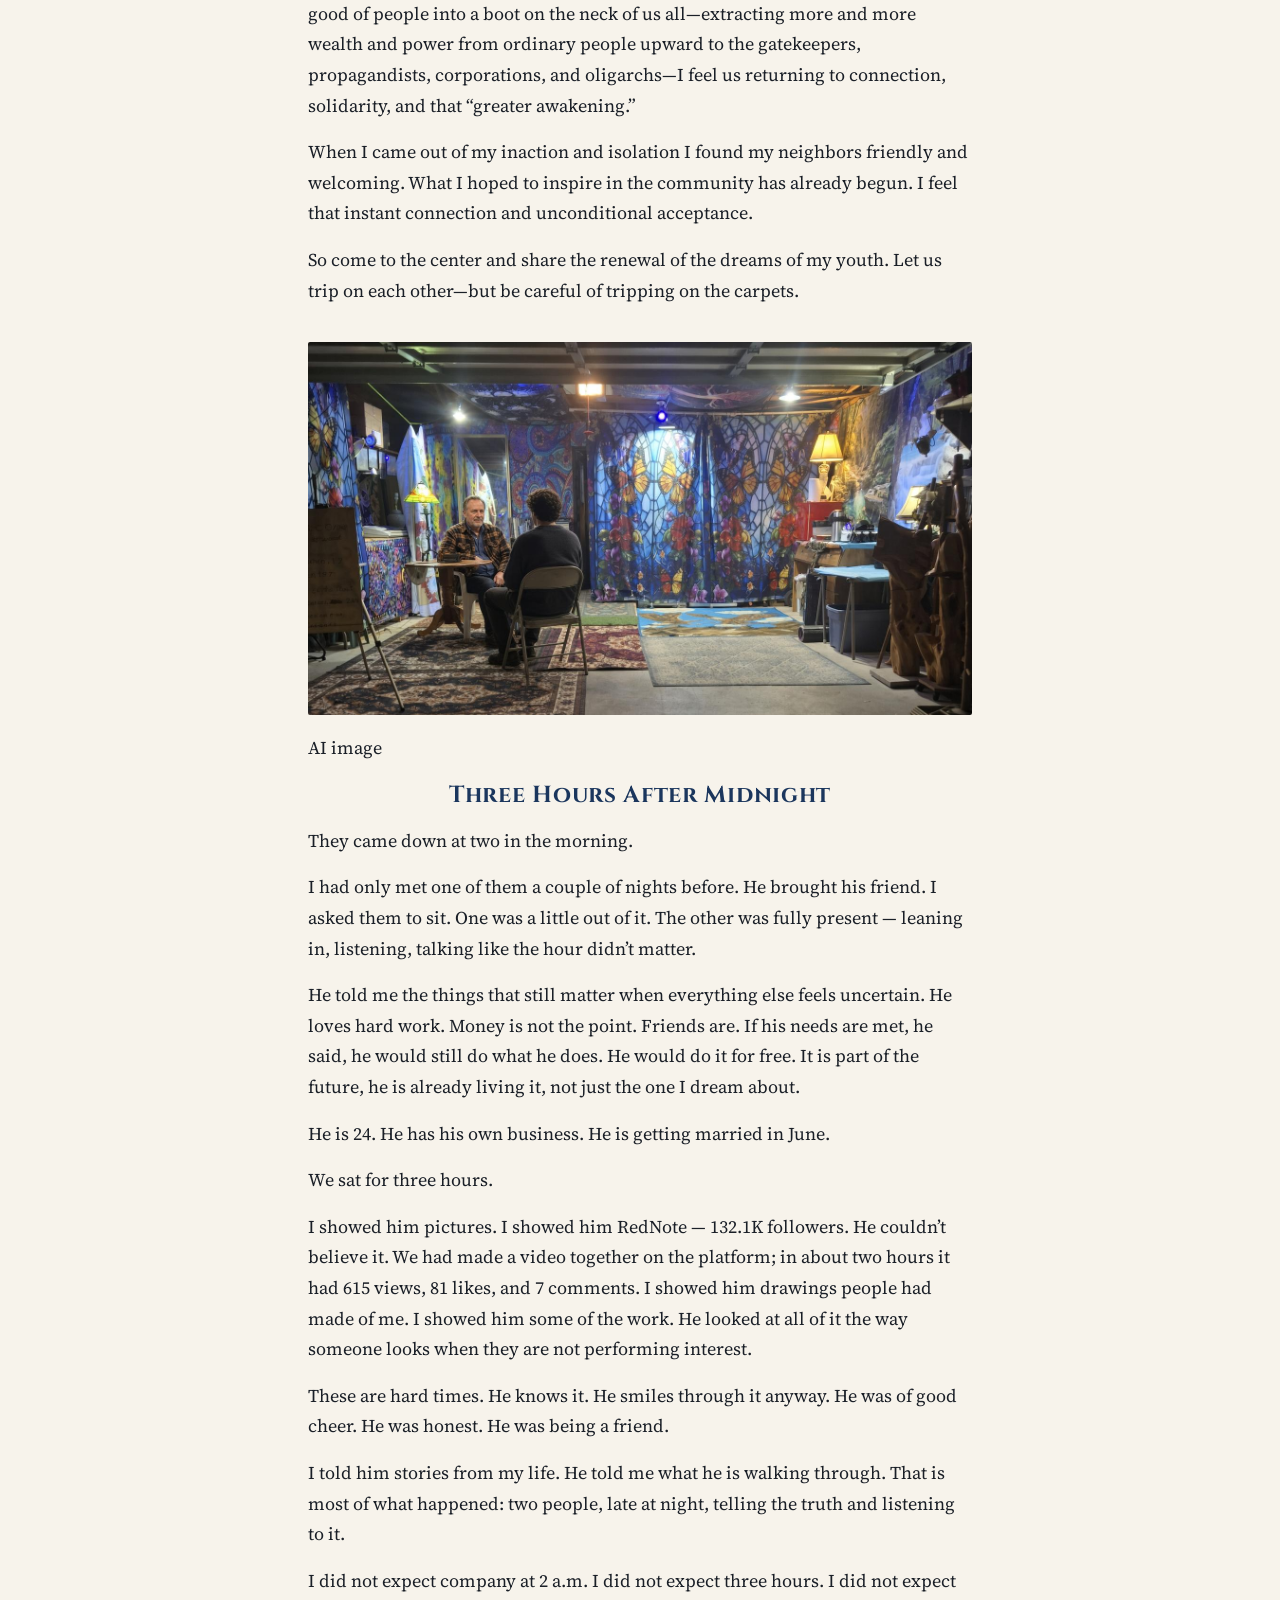
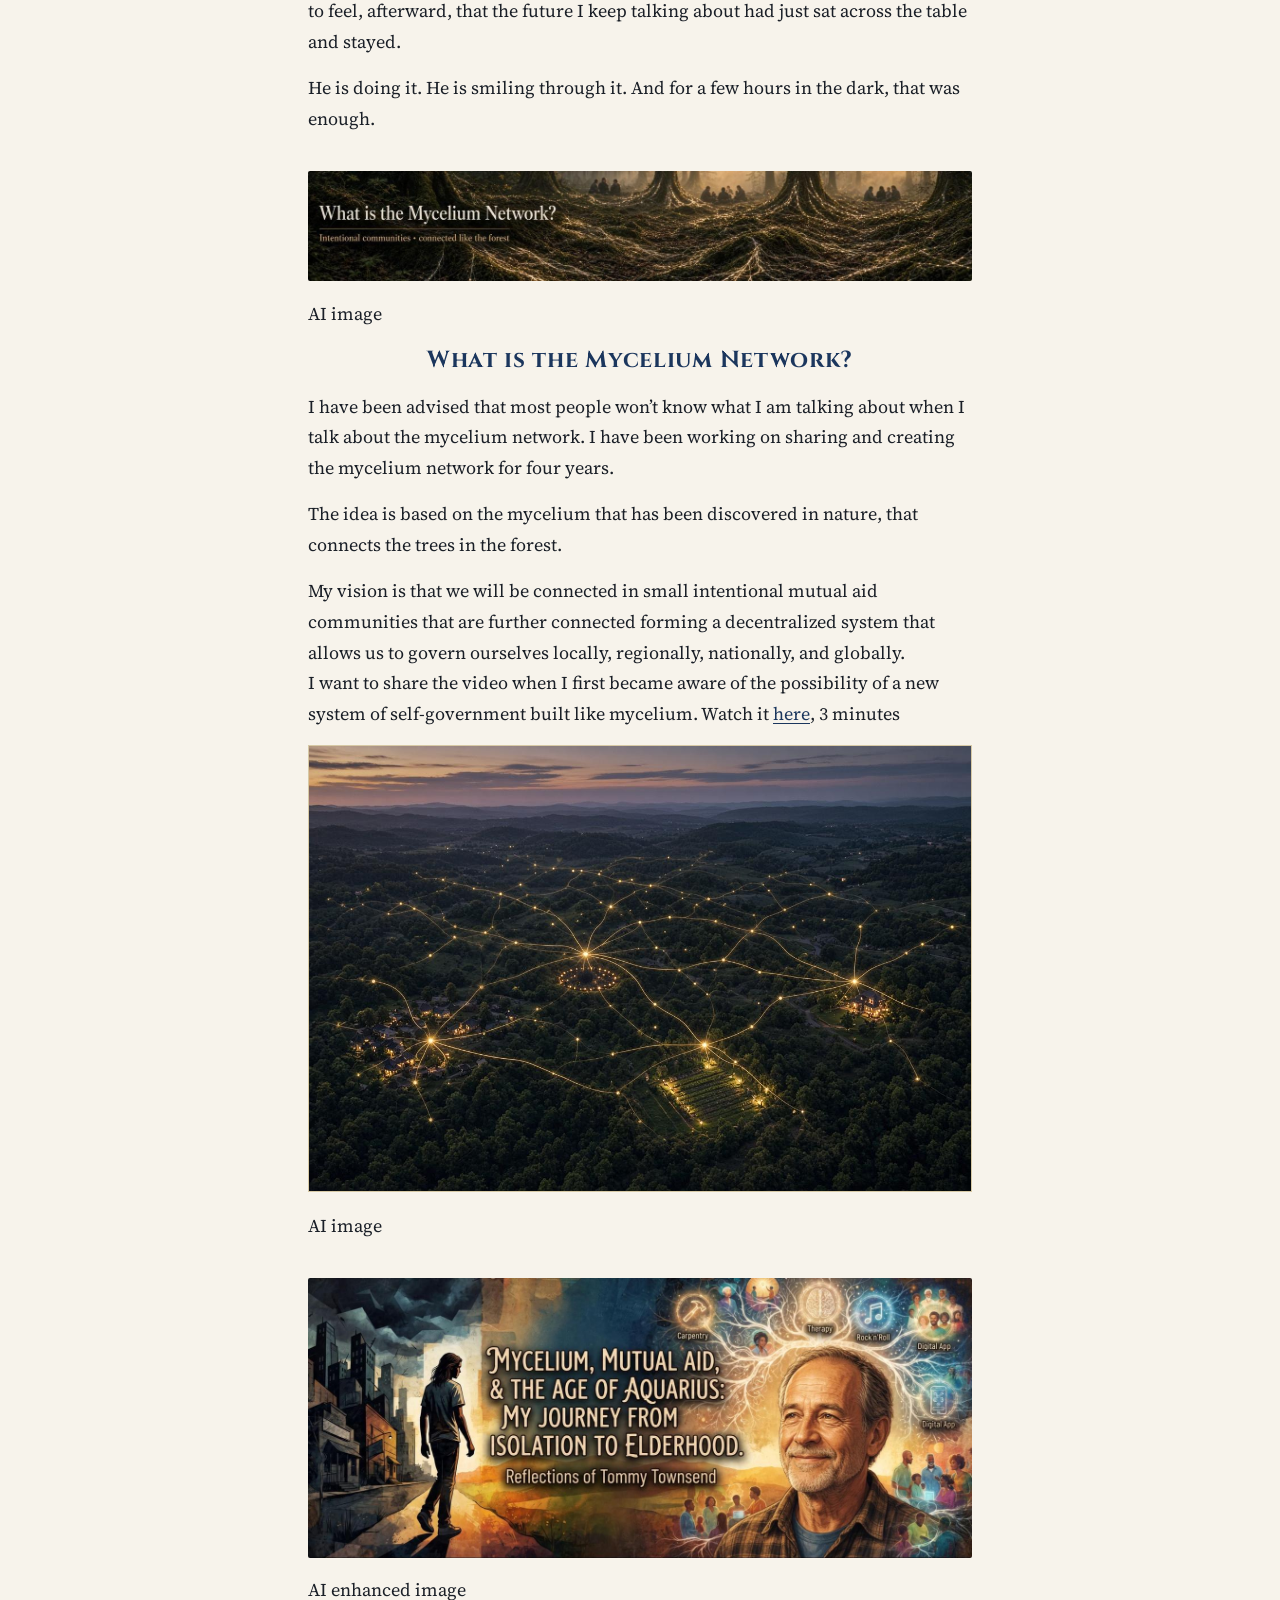
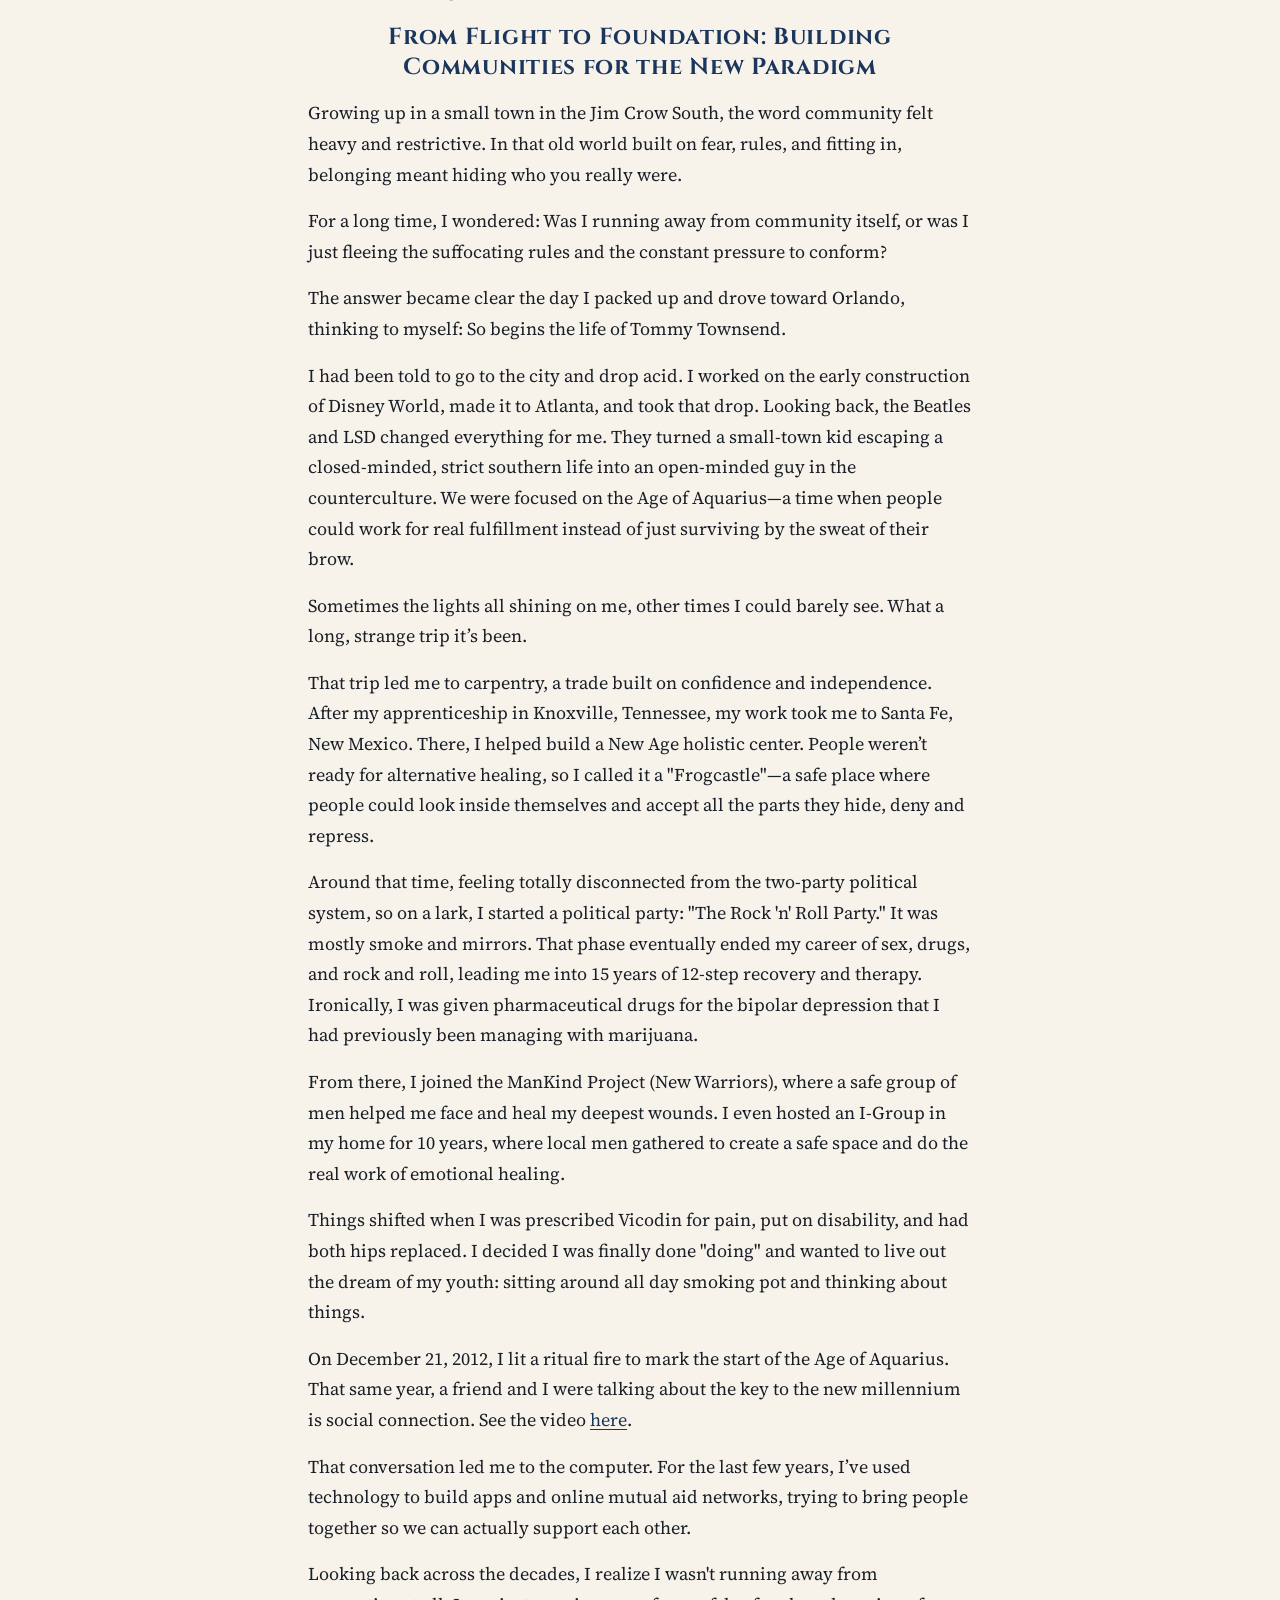
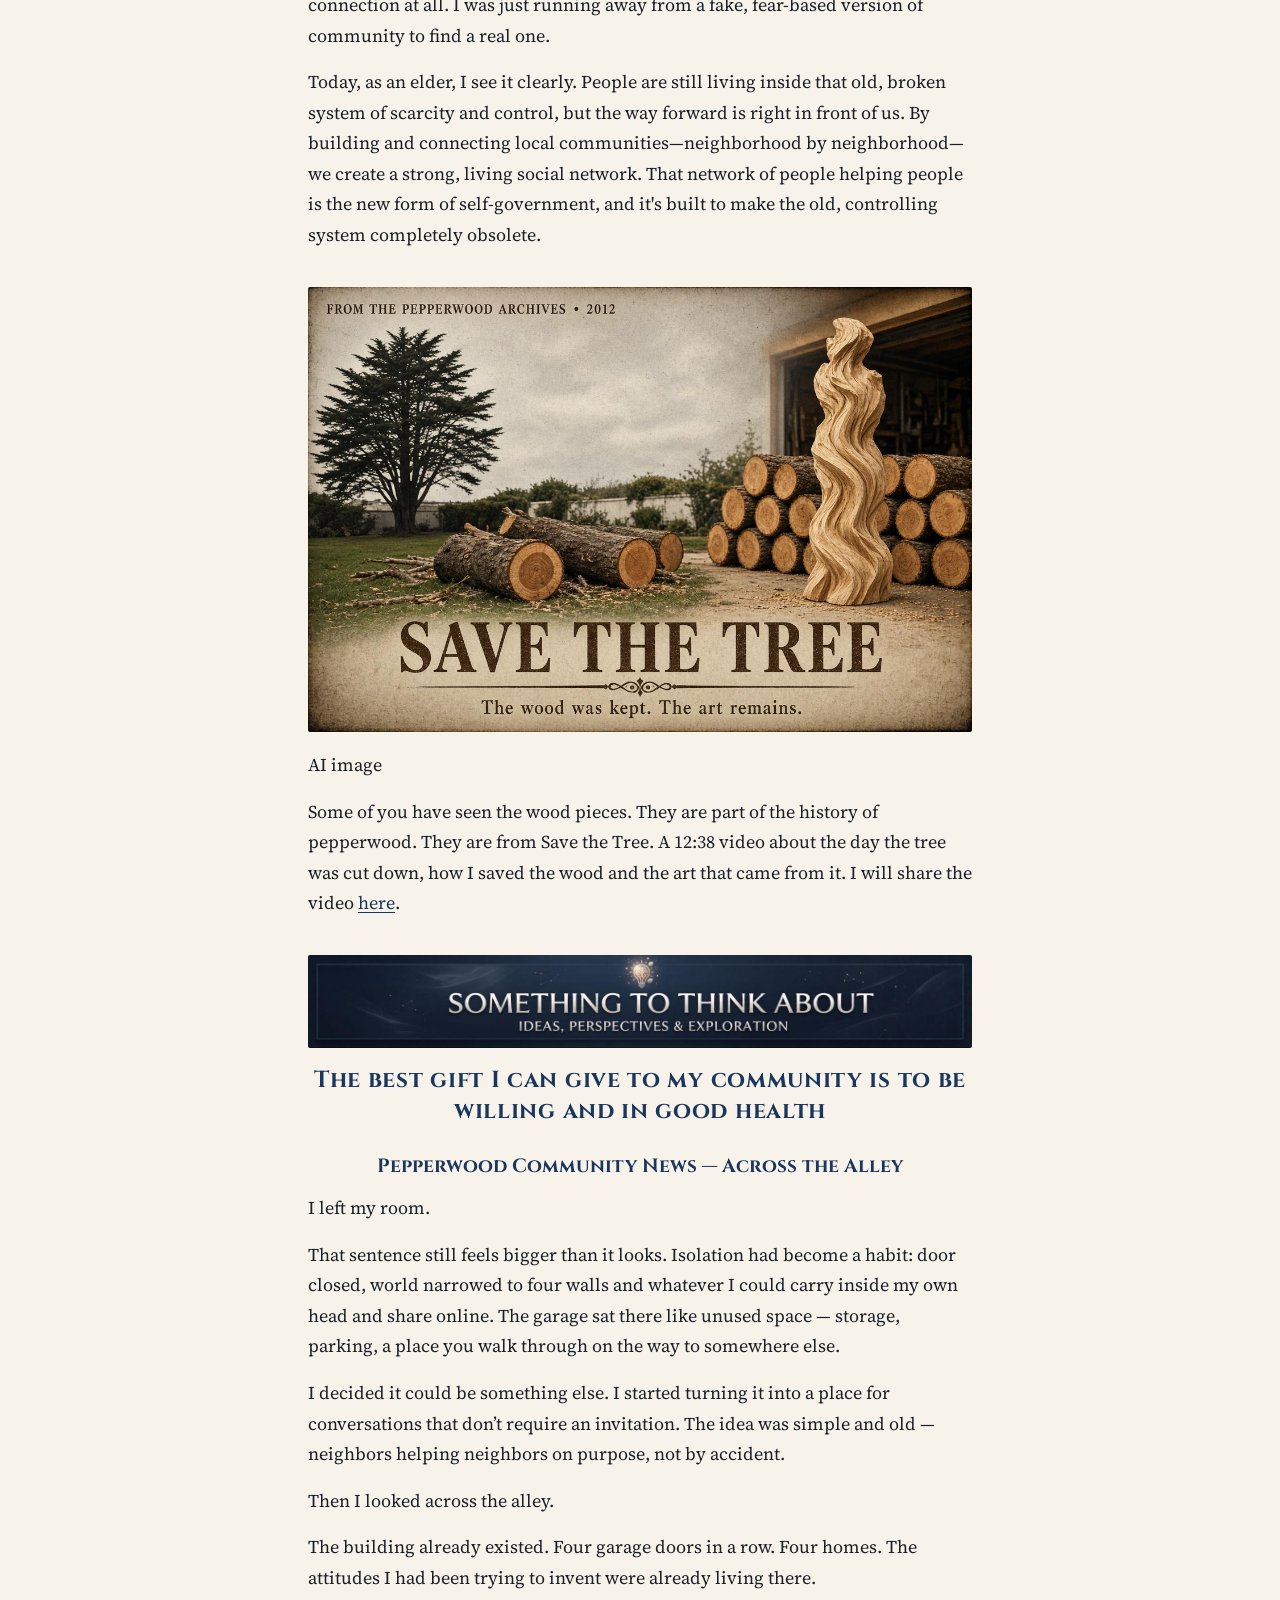
<file: issues/2026-09-23-issue-02.html>
<!DOCTYPE html>
<html lang="en">
<head>
  <meta charset="utf-8">
  <meta name="viewport" content="width=device-width, initial-scale=1">
  <title>Issue 02, September 23, 2026 — Pepperwood Community Newsletter</title>
  <meta name="description" content="Pepperwood Community Newsletter, Issue 02, September 23, 2026.">
  <link rel="preconnect" href="https://fonts.googleapis.com">
  <link rel="preconnect" href="https://fonts.gstatic.com" crossorigin>
  <link href="https://fonts.googleapis.com/css2?family=Cinzel:wght@600;700&family=Source+Sans+3:ital,wght@0,400;0,700;1,400&family=Source+Serif+4:ital,wght@0,400;0,600;0,700;1,400;1,600&display=swap" rel="stylesheet">
  <link rel="stylesheet" href="../style.css">
</head>
<body>
  <a class="skip" href="#main">Skip to content</a>
  <header class="site-header">
    <p class="kicker">Pepperwood Community Network</p>
    <h1><a href="../index.html">Pepperwood Community Newsletter</a></h1>
    <nav class="header-nav">
      <a href="../index.html">Archive</a>
      <a class="btn" href="https://form.jotform.com/263144283048052">Join the Pepperwood Community Network</a>
    </nav>
  </header>

  <figure class="masthead-photo">
    <img src="images/i02-image9.jpg" alt="Townhomes at Pepperwood Villas, with the words Pepperwood Community Newsletter and Coming together in the new paradigm of trust and abundance." width="1400" height="467">
  </figure>

  <main id="main">
    <article class="wrap story">
      <header class="issue-masthead">
        <p class="title">PEPPERWOOD COMMUNITY NEWSLETTER</p>
        <p class="meta">Issue 02 · September 23, 2026</p>
      </header>

      <section id="editors-note">
        <figure class="banner">
          <img src="images/i02-image1.jpg" alt="Editor’s Note" width="1400" height="350">
        </figure>
        <p>I use AI for the banners. The pictures are from my camera. A friend suggested I break the newsletter up because it’s 12 pages. You don’t have to read it in one sitting.</p>
        <p>TBH, I love to write and pontificate, and I’m compulsive about it. It’s okay if you don’t read it. All I want is for you to enjoy it. If you don’t like to read or you’re not into the subject, skip it.</p>
        <p>I have no set schedule. For now it comes out when the newsletter is getting too long, when I feel inspired, or when I have free time. Whenever you feel like it, let me share what I’m experiencing from the Neighborhood in pictures and stories.</p>
        <p>Positively,<br>TC</p>
      </section>

      <section id="meeting-my-neighbors">
        <figure class="banner">
          <img src="images/i02-image12.jpg" alt="Meeting My Neighbors: A Grand Adventure in Community Building, an AI composite of neighbors with dogs in the alley." width="1400" height="594">
        </figure>
        <p>Image is an AI composite.</p>
        <h2 class="section-title">Meeting My Neighbors</h2>
        <p>With great risk comes great reward. I tend to shoot from the hip and clean up the mess later, so opening myself up to create a space to meet my neighbors felt like a natural, organic process. It has turned into a grand adventure, and the reward has far exceeded my expectations—not that I had any to begin with.</p>
        <p>The neighbors in the building across the way are already connected and oh so friendly. Some have lived here longer than I have, folks I knew before my period of isolation, while others I am just meeting for the first time. But it feels different now. People seem ready to engage, much more open and friendly than I remember.</p>
        <p>One of the first people to pull up, stop, and say hi from their car promised they would come back. And they did! They are a retired Marine and Olympic athlete who works as a nutritionist; back in the Corps, they taught diet and exercise to overweight Marines. We ended up sharing ideas about what community could be, and it was amazing how closely our visions matched.</p>
        <p>Then there is an older couple who stop by every morning with their dogs to chat and see what I am up to. They are a wonderful example of how community works. Recently, they mentioned they had found a key—which happened to solve a mystery, as Chiwah, my housemate, had lost hers days earlier. Sure enough, after a little checking, it was her key. Community working together to solve a small mystery!</p>
        <p>Every day, more people wave and drop by. My friend Roger, who focuses on cultivating caring communities, is amazed at how fast this is growing and constantly encourages me.</p>
        <p>Yesterday, I met a 77-year-old who still substitute teaches. He took his time looking around, picked up a book from the bookshelf, and chatted about it before carefully returning it to its place. Another neighbor from the Fredericks side stopped to look from their car and promised to attend our official opening on October 10th.</p>
        <p>I feel such joy and fulfillment. It is my hope that sharing this brings the same to you.</p>
      </section>

      <section id="take-time-to-be-free">
        <p>Image is AI enhanced</p>
        <h2 class="section-title">Take Time to Be Free</h2>
        <p>We live in a failing empire facing the sixth great extinction, climate change, forever wars, nuclear annihilation, pandemics, and killer robots. This is no time for inaction, passivity, or inertia. There is much to be done, and we are in a great transition.</p>
        <p>And yet—wouldn’t it be constructive to spend an hour or two with neighbors and friends, forgetting all that for a little while? Relaxing. Enjoying love, connection, and play.</p>
        <p>If hard things lie ahead, let us not anguish in fear over an unsure future. Let us take time to enjoy the good things we still have: each other, and the freedom that exists right now.</p>
        <p>Come gather, by ones and twos or in groups of more.</p>
        <p><strong>Grand Opening Inaugural Event</strong></p>
        <p>Saturday, October 10th</p>
        <p>10 AM – 3 PM</p>
        <p>In the garage.</p>
        <p>Bring yourself. Leave the weight at the door for a few hours. The tapestries are up, the lights are on, and the space is ready.</p>
      </section>

      <section id="game-on">
        <figure class="banner">
          <img src="images/i02-image16.jpg" alt="Game On! It’s Happening: Intentional community, mutual support." width="1400" height="467">
        </figure>
        <p>Image by AI</p>
        <h2 class="section-title">Game On! It’s Happening!</h2>
        <p>The power of Intentional community mutual support is working!<br>
        Yesterday the power went out, as did mine. But the power outage brought a chance to meet and chat with my close neighbor,Blake. Wouldn’t you know it, he has a mission of service. Helping others to find and get resources for their endeavors.</p>
        <p>I had hit a wall. The carpet I waited and looked forward to, for so long, turned out to be a trip hazard. I spent my morning trying to stretch it to lay flat. It seemed futile. I ordered carpet tape and tried to imagine how I would use it. Then the bottle brushes I got to clean my bong came. They worked, but not as well as I had hoped. All the while I am wondering how people will receive the newsletter; if they would even see it or take time to read it. Everyone seems so busy and distracted by the times we are in.</p>
        <p>I tried to write (I enjoy writing) but the ideas and words weren’t coming. I called a friend, who was having a similar experience of being beset and overwhelmed by challenges in the physical and emotional world. But it helped.</p>
        <p>It reminded me that when I feel this way I am off my mission’s path. My mission is, “I co-create a world of permission and enjoyment, by trusting the process and surrendering the outcome.” Once again I was focused on the outcome and not trusting the process.</p>
        <p>I woke up feeling ready to engage the process. I took time for my morning routine of coffee and taking my meds (pharmaceutical and herbal). When I came into the center, I left the door closed as the temperature was just right. I began checking my email and found my first neighbor’s response to the newsletter. It read, Loved your newsletter!!</p>
        <p>Thanks for being vulnerable, sharing some great stories, and most of all, for taking this leap to build community for all of us.</p>
        <p>I’m looking forward to the community event on October 10th.</p>
        <p>You can imagine how uplifting that was. Such affirmation when I needed it! This is the power of an intentional mutual aid community!<br>
        I am ready to start my day and get focused on the process.</p>
      </section>

      <section id="we-be-tripping">
        <h2 class="section-title">We Be Tripping</h2>
        <div class="pair">
          <figure>
            <img src="images/i02-image18.jpg" alt="A dragonfly-patterned runner covering a step up from a patterned rug, next to a bookshelf." width="800" height="1066">
          </figure>
          <figure>
            <img src="images/i02-image13.jpg" alt="A long insect-patterned runner laid on a plywood ramp leading out of the garage." width="800" height="1066">
          </figure>
        </div>
        <p>Matt added a beautiful carpet in the center. I go barefoot, so I really like it. Looking at carpets gave me an idea.</p>
        <p>There’s a 5-inch rise from the garage to the top of the stem wall and a 2-inch step onto the patio. I built ramps and strapped them together. The straps broke, and the ramps wouldn’t stay steady. So I bought a runner and fastened it so they would stay put.</p>
        <p>That set me to buying more carpets. I ordered three. Two arrived right away, but the red one I wanted to match Matt’s never shipped. I waited and waited until they finally told me it wasn’t coming. I reordered one that wasn’t as red as I’d hoped, but the price was right. Another fifteen-day wait.</p>
        <p>I was so excited the day it was due. It didn’t arrive until late afternoon. It had been bundled so tightly that it stayed stretched and was a definite trip hazard. I hoped that if I left it alone for a while it would lie down.</p>
        <p>I had a Cultivating Caring Communities meeting, so I warned Chiwah, went to the meeting, finished and sent the newsletter (with a big typo in the last story), and crashed soon after.</p>
        <figure class="poster wide">
          <img src="images/i02-image15.jpg" alt="A blue carpet with two eagles flying over mountains, laid out on the garage floor in front of butterfly tapestries." width="800" height="557">
        </figure>
        <p>I told you about my day of doubt and the rebound that followed. It was Dungeons &amp; Dragons night, so I ate an early supper and slept until after the game—a 10:30 start. I had the carpet tape. I measured and marked where it would go. You have to put the tape down first, then spread the carpet, peel the paper off the double-sided tape, and work the carpet into place—all on my knees on concrete.</p>
        <p>The eagles were chosen because they fit the space between the ramp and the coffee counter. It took hours with just a measuring tape, a pencil, and a learning curve. I got it close enough, then ran out of tape and went to bed.</p>
        <div class="pair">
          <figure>
            <img src="images/i02-image4.jpg" alt="Several patterned rugs laid out across the garage floor, with an eagle carpet visible toward the back." width="800" height="1066">
          </figure>
          <figure>
            <img src="images/i02-image5.jpg" alt="The garage floor with rugs in progress, butterfly tapestries, and a gray diamond-patterned carpet." width="800" height="1066">
          </figure>
        </div>
        <p>The next morning I took the trash to the dumpster and found a rolled-up carpet. I snagged it. When I unrolled it I was pleased: good condition, and it laid flat. It was close to the same width as the eagles and the obvious next piece.</p>
        <p>It became clear the unruly new carpet could be cut to fill the remaining space. Its length fit perfectly, but it tapered from 38½ inches to 36½ inches wide. Again, with only a measuring tape for a straightedge, it was close enough.</p>
        <figure class="poster wide">
          <img src="images/i02-image6.jpg" alt="A quilt-like mosaic of cut and pieced carpets covering the garage floor." width="800" height="1066">
        </figure>
        <p>The leftover half of that cut matched the space at the end of the gray carpet—the one that was a gift from the cosmos. It was long enough that I could trim the end and finish the last little gap.</p>
        <p>When I walk through the space now, with its quilt mosaic of carpets, I feel like I’m tripping. The center—with tapestries, carpets, and black lights—is taking on the personality of that transition in my youth. The times they were a-changin’: the war in Vietnam, civil rights, and the realization that the promise of freedom and equality had become authoritarian control and propaganda. We grew our hair long and dressed in a mix of mod and grunge. The powers that make up the invisible government of aristocrats and oligarchs had our leaders assassinated. Hippies became freaks, finding an instant connection of peace, love, and understanding.</p>
        <p>In 1971 Lewis Powell wrote a memo based on his belief that we had too much democracy. It was a blueprint for corporations and that same elite to gain total control.</p>
        <figure class="poster">
          <img src="images/i02-image14.jpg" alt="Album cover for Jackson Browne’s The Pretender." width="640" height="640">
        </figure>
        <p>Jackson Browne’s “The Pretender” chronicled the resignation that followed when they launched the War on Drugs, jailed activists, and killed four at Kent State:</p>
        <p class="lyrics">I’m going to rent myself a house<br>
        In the shade of the freeway<br>
        Gonna pack my lunch in the morning<br>
        And go to work each day</p>
        <p>But the question became:</p>
        <p class="lyrics">I want to know what became of the changes<br>
        We waited for love to bring<br>
        Were they only the fitful dreams<br>
        Of some greater awakening?</p>
        <p>And now, after decades of government declining from something meant for the good of people into a boot on the neck of us all—extracting more and more wealth and power from ordinary people upward to the gatekeepers, propagandists, corporations, and oligarchs—I feel us returning to connection, solidarity, and that “greater awakening.”</p>
        <p>When I came out of my inaction and isolation I found my neighbors friendly and welcoming. What I hoped to inspire in the community has already begun. I feel that instant connection and unconditional acceptance.</p>
        <p>So come to the center and share the renewal of the dreams of my youth. Let us trip on each other—but be careful of tripping on the carpets.</p>
      </section>

      <section id="three-hours">
        <figure class="banner">
          <img src="images/i02-image19.jpg" alt="Two people sitting at a small table in the tapestry-lined garage, talking late in the evening." width="1400" height="787">
        </figure>
        <p>AI image</p>
        <h2 class="section-title">Three Hours After Midnight</h2>
        <p>They came down at two in the morning.</p>
        <p>I had only met one of them a couple of nights before. He brought his friend. I asked them to sit. One was a little out of it. The other was fully present — leaning in, listening, talking like the hour didn’t matter.</p>
        <p>He told me the things that still matter when everything else feels uncertain. He loves hard work. Money is not the point. Friends are. If his needs are met, he said, he would still do what he does. He would do it for free. It is part of the future, he is already living it, not just the one I dream about.</p>
        <p>He is 24. He has his own business. He is getting married in June.</p>
        <p>We sat for three hours.</p>
        <p>I showed him pictures. I showed him RedNote — 132.1K followers. He couldn’t believe it. We had made a video together on the platform; in about two hours it had 615 views, 81 likes, and 7 comments. I showed him drawings people had made of me. I showed him some of the work. He looked at all of it the way someone looks when they are not performing interest.</p>
        <p>These are hard times. He knows it. He smiles through it anyway. He was of good cheer. He was honest. He was being a friend.</p>
        <p>I told him stories from my life. He told me what he is walking through. That is most of what happened: two people, late at night, telling the truth and listening to it.</p>
        <p>I did not expect company at 2 a.m. I did not expect three hours. I did not expect to feel, afterward, that the future I keep talking about had just sat across the table and stayed.</p>
        <p>He is doing it. He is smiling through it. And for a few hours in the dark, that was enough.</p>
      </section>

      <section id="mycelium">
        <figure class="banner">
          <img src="images/i02-image20.jpg" alt="What is the Mycelium Network? Intentional communities connected like the forest." width="1400" height="233">
        </figure>
        <p>AI image</p>
        <h2 class="section-title">What is the Mycelium Network?</h2>
        <p>I have been advised that most people won’t know what I am talking about when I talk about the mycelium network. I have been working on sharing and creating the mycelium network for four years.</p>
        <p>The idea is based on the mycelium that has been discovered in nature, that connects the trees in the forest.</p>
        <p>My vision is that we will be connected in small intentional mutual aid communities that are further connected forming a decentralized system that allows us to govern ourselves locally, regionally, nationally, and globally.<br>
        I want to share the video when I first became aware of the possibility of a new system of self-government built like mycelium. Watch it <a href="https://youtu.be/PKwBmuXMT7g">here</a>, 3 minutes</p>
        <figure class="poster wide">
          <img src="images/i02-image3.jpg" alt="An aerial view of a forested landscape at dusk, with points of light linked by glowing lines like a living network." width="1168" height="784">
        </figure>
        <p>AI image</p>
      </section>

      <section id="flight-to-foundation">
        <figure class="banner">
          <img src="images/i02-image10.jpg" alt="Mycelium, Mutual Aid, and the Age of Aquarius: My Journey from Isolation to Elderhood. Reflections of Tommy Townsend." width="1400" height="591">
        </figure>
        <p>AI enhanced image</p>
        <h2 class="section-title">From Flight to Foundation: Building Communities for the New Paradigm</h2>
        <p>Growing up in a small town in the Jim Crow South, the word community felt heavy and restrictive. In that old world built on fear, rules, and fitting in, belonging meant hiding who you really were.</p>
        <p>For a long time, I wondered: Was I running away from community itself, or was I just fleeing the suffocating rules and the constant pressure to conform?</p>
        <p>The answer became clear the day I packed up and drove toward Orlando, thinking to myself: So begins the life of Tommy Townsend.</p>
        <p>I had been told to go to the city and drop acid. I worked on the early construction of Disney World, made it to Atlanta, and took that drop. Looking back, the Beatles and LSD changed everything for me. They turned a small-town kid escaping a closed-minded, strict southern life into an open-minded guy in the counterculture. We were focused on the Age of Aquarius—a time when people could work for real fulfillment instead of just surviving by the sweat of their brow.</p>
        <p>Sometimes the lights all shining on me, other times I could barely see. What a long, strange trip it’s been.</p>
        <p>That trip led me to carpentry, a trade built on confidence and independence. After my apprenticeship in Knoxville, Tennessee, my work took me to Santa Fe, New Mexico. There, I helped build a New Age holistic center. People weren’t ready for alternative healing, so I called it a "Frogcastle"—a safe place where people could look inside themselves and accept all the parts they hide, deny and repress.</p>
        <p>Around that time, feeling totally disconnected from the two-party political system, so on a lark, I started a political party: "The Rock 'n' Roll Party." It was mostly smoke and mirrors. That phase eventually ended my career of sex, drugs, and rock and roll, leading me into 15 years of 12-step recovery and therapy. Ironically, I was given pharmaceutical drugs for the bipolar depression that I had previously been managing with marijuana.</p>
        <p>From there, I joined the ManKind Project (New Warriors), where a safe group of men helped me face and heal my deepest wounds. I even hosted an I-Group in my home for 10 years, where local men gathered to create a safe space and do the real work of emotional healing.</p>
        <p>Things shifted when I was prescribed Vicodin for pain, put on disability, and had both hips replaced. I decided I was finally done "doing" and wanted to live out the dream of my youth: sitting around all day smoking pot and thinking about things.</p>
        <p>On December 21, 2012, I lit a ritual fire to mark the start of the Age of Aquarius. That same year, a friend and I were talking about the key to the new millennium is social connection. See the video <a href="https://youtu.be/XE8OZpMEgSo">here</a>.</p>
        <p>That conversation led me to the computer. For the last few years, I’ve used technology to build apps and online mutual aid networks, trying to bring people together so we can actually support each other.</p>
        <p>Looking back across the decades, I realize I wasn't running away from connection at all. I was just running away from a fake, fear-based version of community to find a real one.</p>
        <p>Today, as an elder, I see it clearly. People are still living inside that old, broken system of scarcity and control, but the way forward is right in front of us. By building and connecting local communities—neighborhood by neighborhood—we create a strong, living social network. That network of people helping people is the new form of self-government, and it's built to make the old, controlling system completely obsolete.</p>
        <figure class="banner">
          <img src="images/i02-image17.jpg" alt="Save the Tree: From the Pepperwood Archives, 2012. The wood was kept. The art remains." width="1168" height="784">
        </figure>
        <p>AI image</p>
        <p>Some of you have seen the wood pieces. They are part of the history of pepperwood. They are from Save the Tree. A 12:38 video about the day the tree was cut down, how I saved the wood and the art that came from it. I will share the video <a href="https://youtu.be/m-vXBqY2Vhg">here</a>.</p>
      </section>

      <section id="across-the-alley">
        <figure class="banner">
          <img src="images/i02-image7.jpg" alt="Something to Think About: Ideas, Perspectives and Exploration" width="1400" height="196">
        </figure>
        <h2 class="section-title">The best gift I can give to my community is to be willing and in good health</h2>
        <h3 class="section-title">Pepperwood Community News — Across the Alley</h3>
        <p>I left my room.</p>
        <p>That sentence still feels bigger than it looks. Isolation had become a habit: door closed, world narrowed to four walls and whatever I could carry inside my own head and share online. The garage sat there like unused space — storage, parking, a place you walk through on the way to somewhere else.</p>
        <p>I decided it could be something else. I started turning it into a place for conversations that don’t require an invitation. The idea was simple and old — neighbors helping neighbors on purpose, not by accident.</p>
        <p>Then I looked across the alley.</p>
        <p>The building already existed. Four garage doors in a row. Four homes. The attitudes I had been trying to invent were already living there.</p>
        <p>Those four doors are not just parking. They are the front of four households that practice community the way some people practice breathing: without making a speech about it. A smile and friendly wave. The small, repeated acts that turn a row of units into a neighborhood.</p>
        <p>That is the spirit I hoped to grow in an intentional mutual aid community. I did not have to start from zero. It was already across the alley — four wonderful homes of people who define community spirit by living it.</p>
        <p>The solar panels on the roof behind them feel like a fitting detail. Shared light. Shared work. Shared future, even if no one posted a manifesto.</p>
        <p>Pepperwood, in this small stretch of alley, is not only an address. It is the moment someone decides the garage is not just for a car, and the moment they notice the people across the way were never waiting to be organized. They were already the community.</p>
        <p>If you live in one of those four homes: thank you. You made the experiment feel less like a project and more like coming home.</p>
      </section>

      <section id="in-closing">
        <figure class="banner">
          <img src="images/i02-image2.jpg" alt="In Closing: Bringing ideas home. Refreshed perspectives. New beginnings ahead." width="1168" height="784">
        </figure>
        <h2 class="section-title">Beyond My Imagining</h2>
        <p>For three years I tried to create a community. Little did I know Pepperwood already was the community I was looking for.</p>
        <p>Everyone who has stopped by has been friendly and in line with the idea of a healthy, connected community — sharing, mutual support, good company. I have been offered tamales, a health drink, visits, and good vibes.</p>
        <p>I talked with one neighbor for a good while. He has been here longer than I have. He played the keyboard for me. We talked and shared more than we ever have before. I learned he was a merit scholar, that he plays piano and sings for the church.</p>
        <p>And then there was the three-hour visit from a young man. I have been wanting to connect with the youth. After all, it is their future I want to support.</p>
        <p>I always said if I force it, I get a bologna sandwich. If I trust the cosmos, I get a banquet. I knew the transition would be more than I could imagine. I never counted on Social Security, but it affords me the life of my choosing. I didn’t expect to live this long. I thought I would make the garage a wood shop and tinker on small projects.</p>
        <p>Never in my wildest dreams did I imagine myself as a community activist, or being this vulnerable. Yet so far it has grown well. I don’t delude myself. There will be challenges and differences. That is no reason not to try.</p>
        <p>So far I have had only one bad day. The issue I saw, I addressed. It is beyond the scope of community. We must trust the process and our higher powers.</p>
        <p>Until next time: live on your highest timeline. Be of good cheer. Spread your love. and Bring a friend.</p>
      </section>

      <p class="issue-end">
        <a href="../index.html">Back to the archive</a>
        ·
        <a href="https://form.jotform.com/263144283048052">Join the Pepperwood Community Network</a>
      </p>
    </article>
  </main>

  <footer class="site-footer">
    <p>Pepperwood Community Newsletter, Issue 02</p>
    <p><a href="../index.html">Archive home</a> · <a href="https://form.jotform.com/263144283048052">Join the Pepperwood Community Network</a></p>
  </footer>
</body>
</html>
</file>
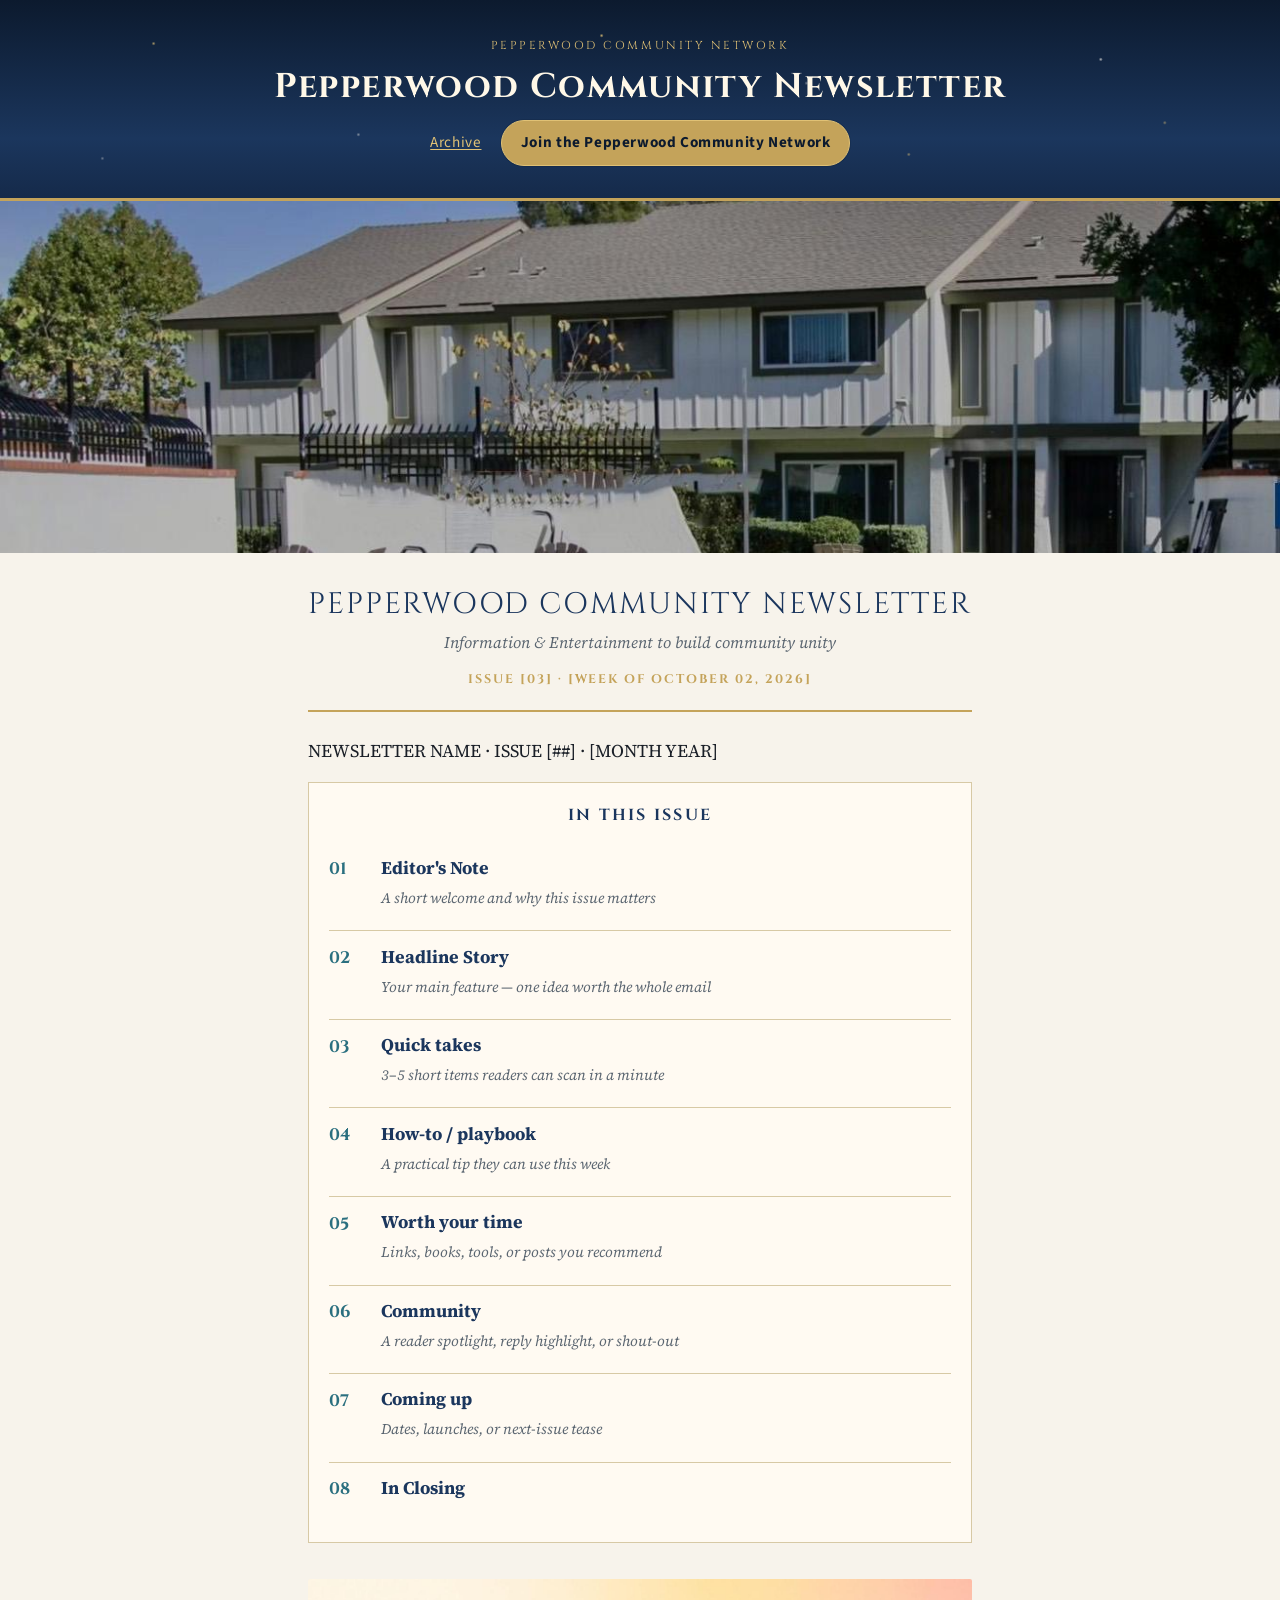
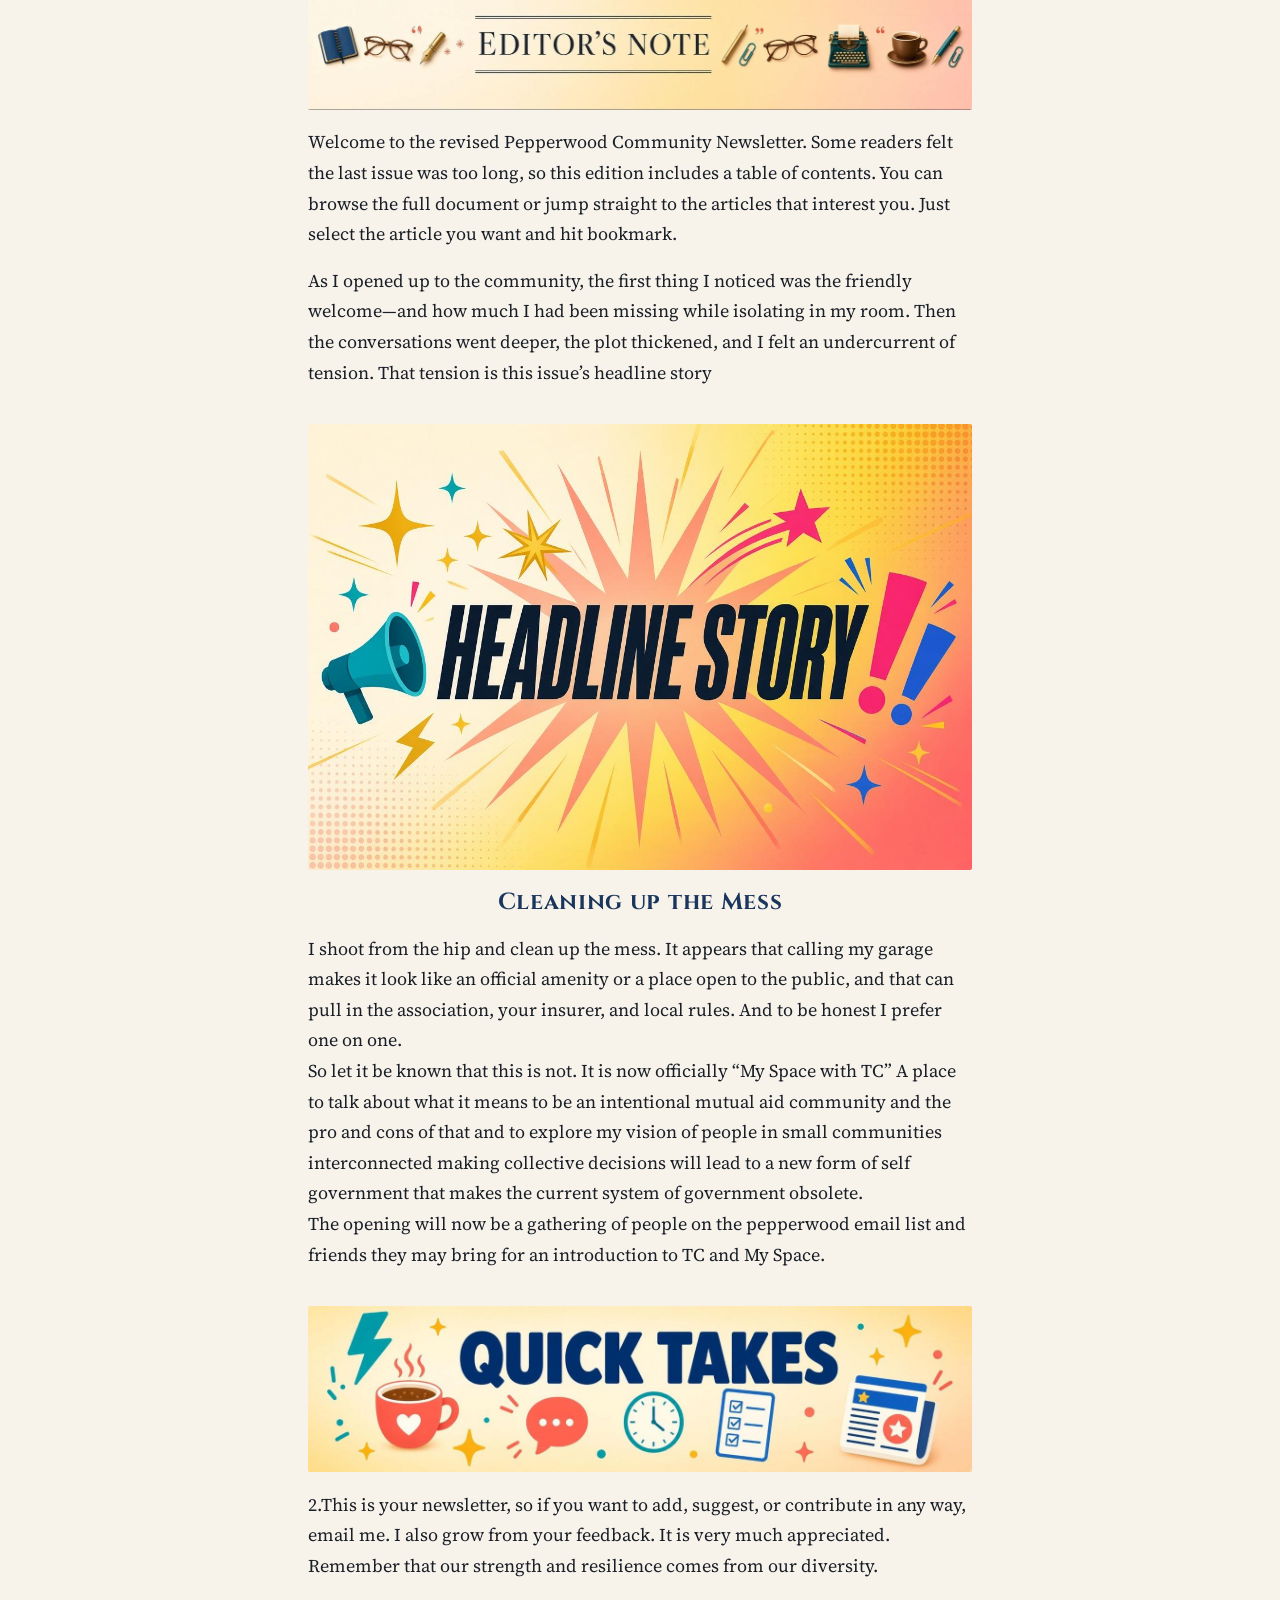
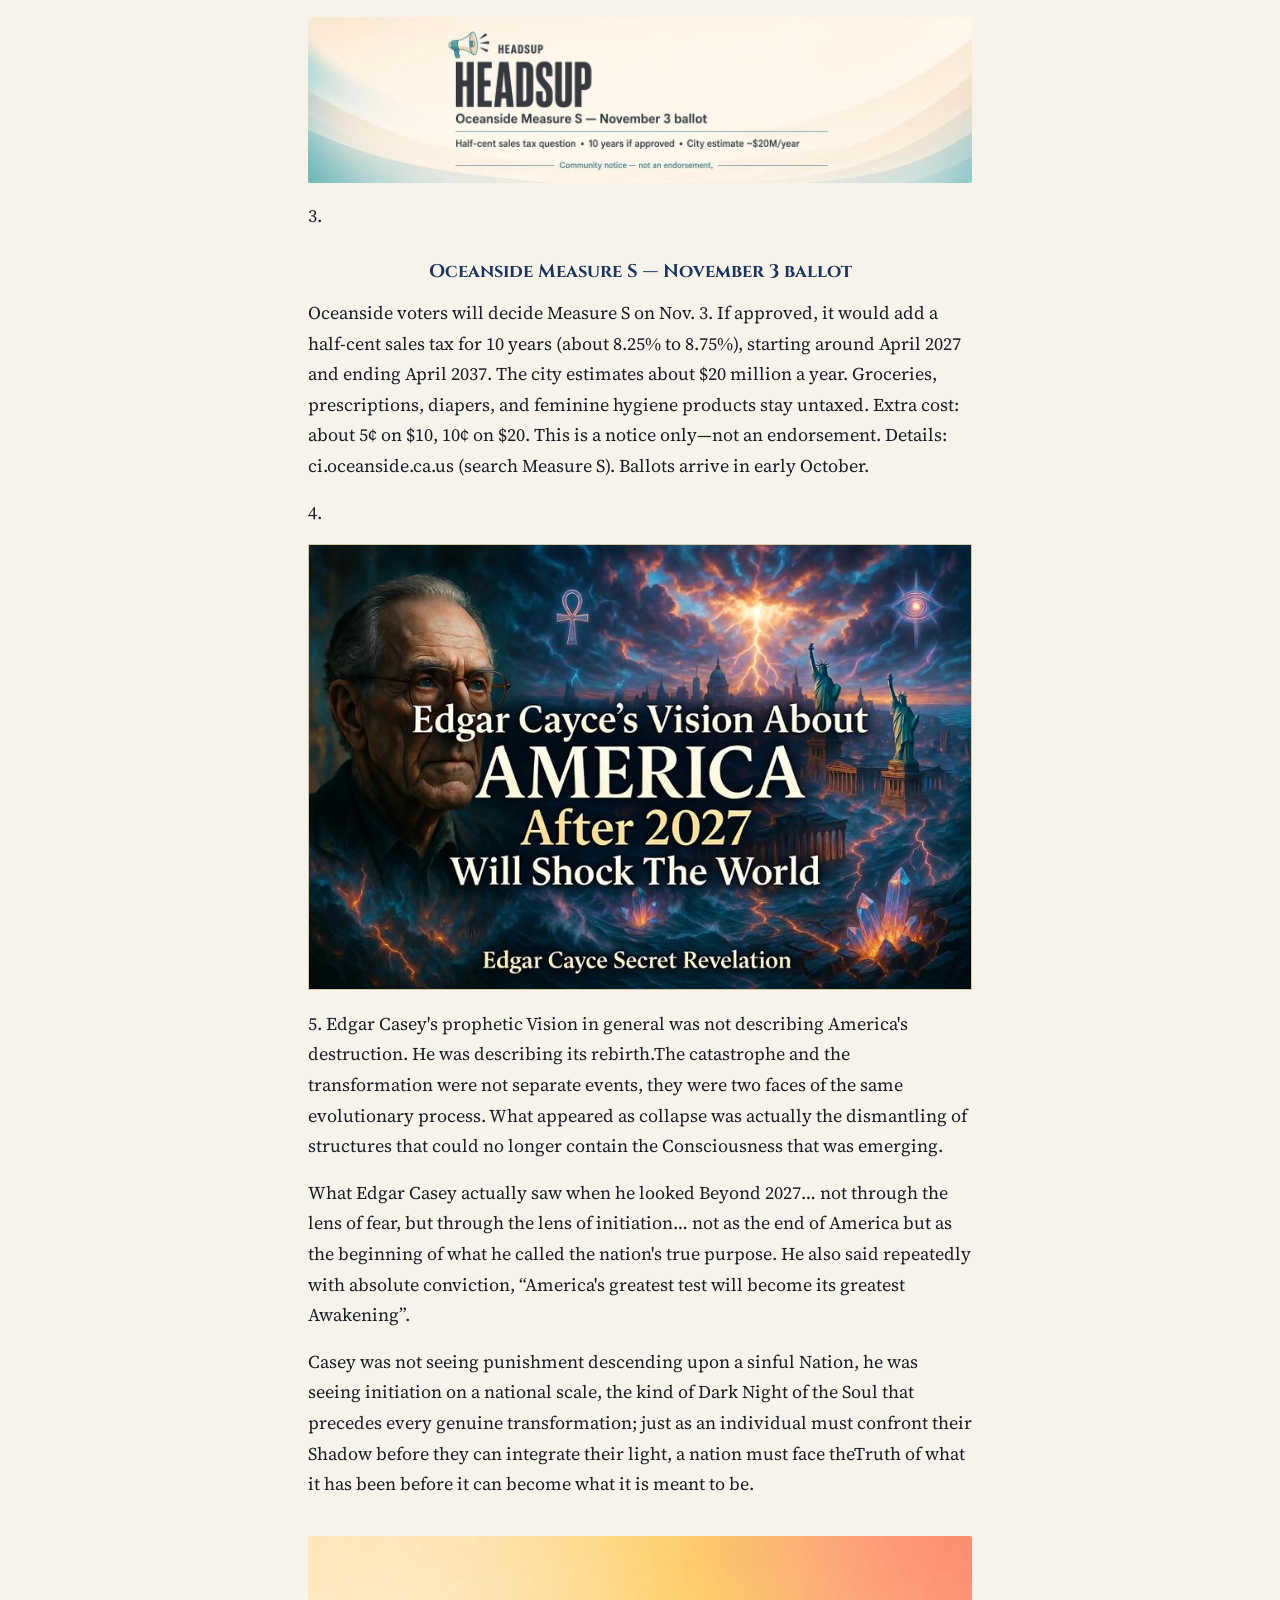
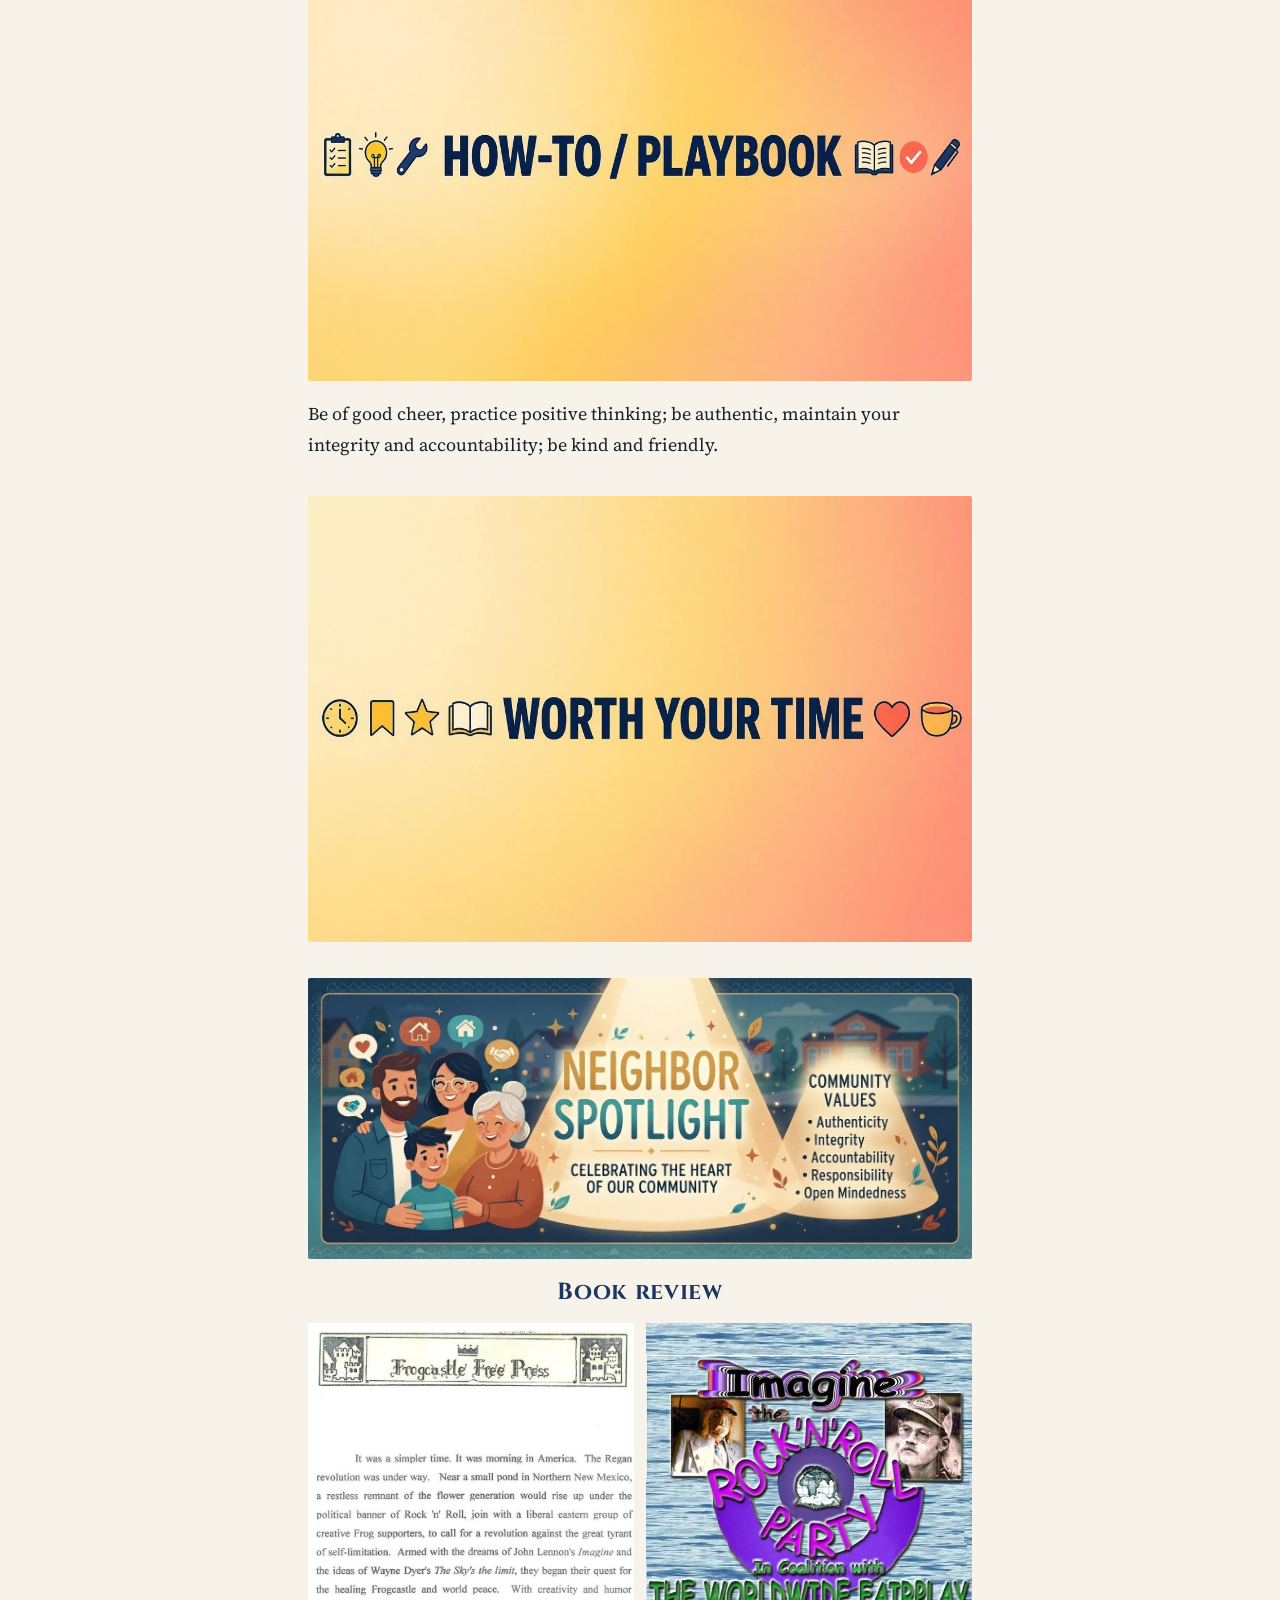
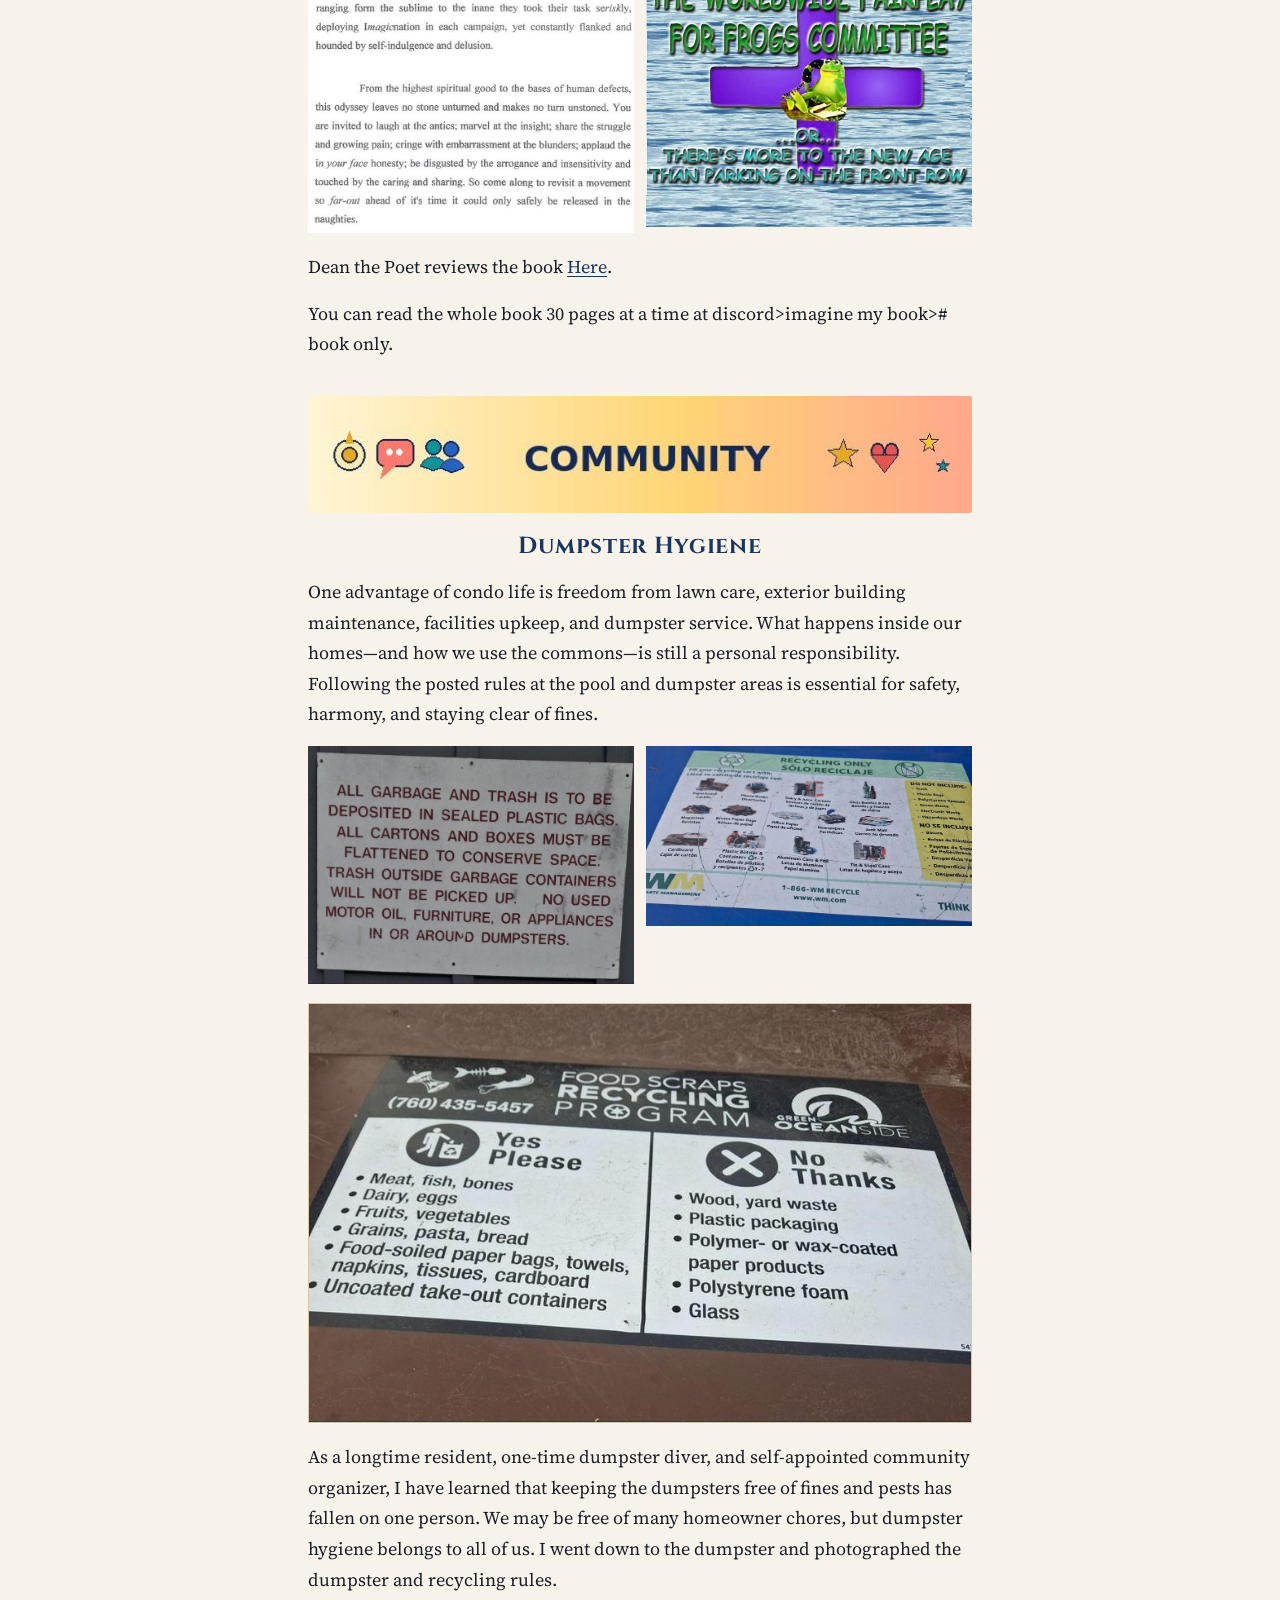
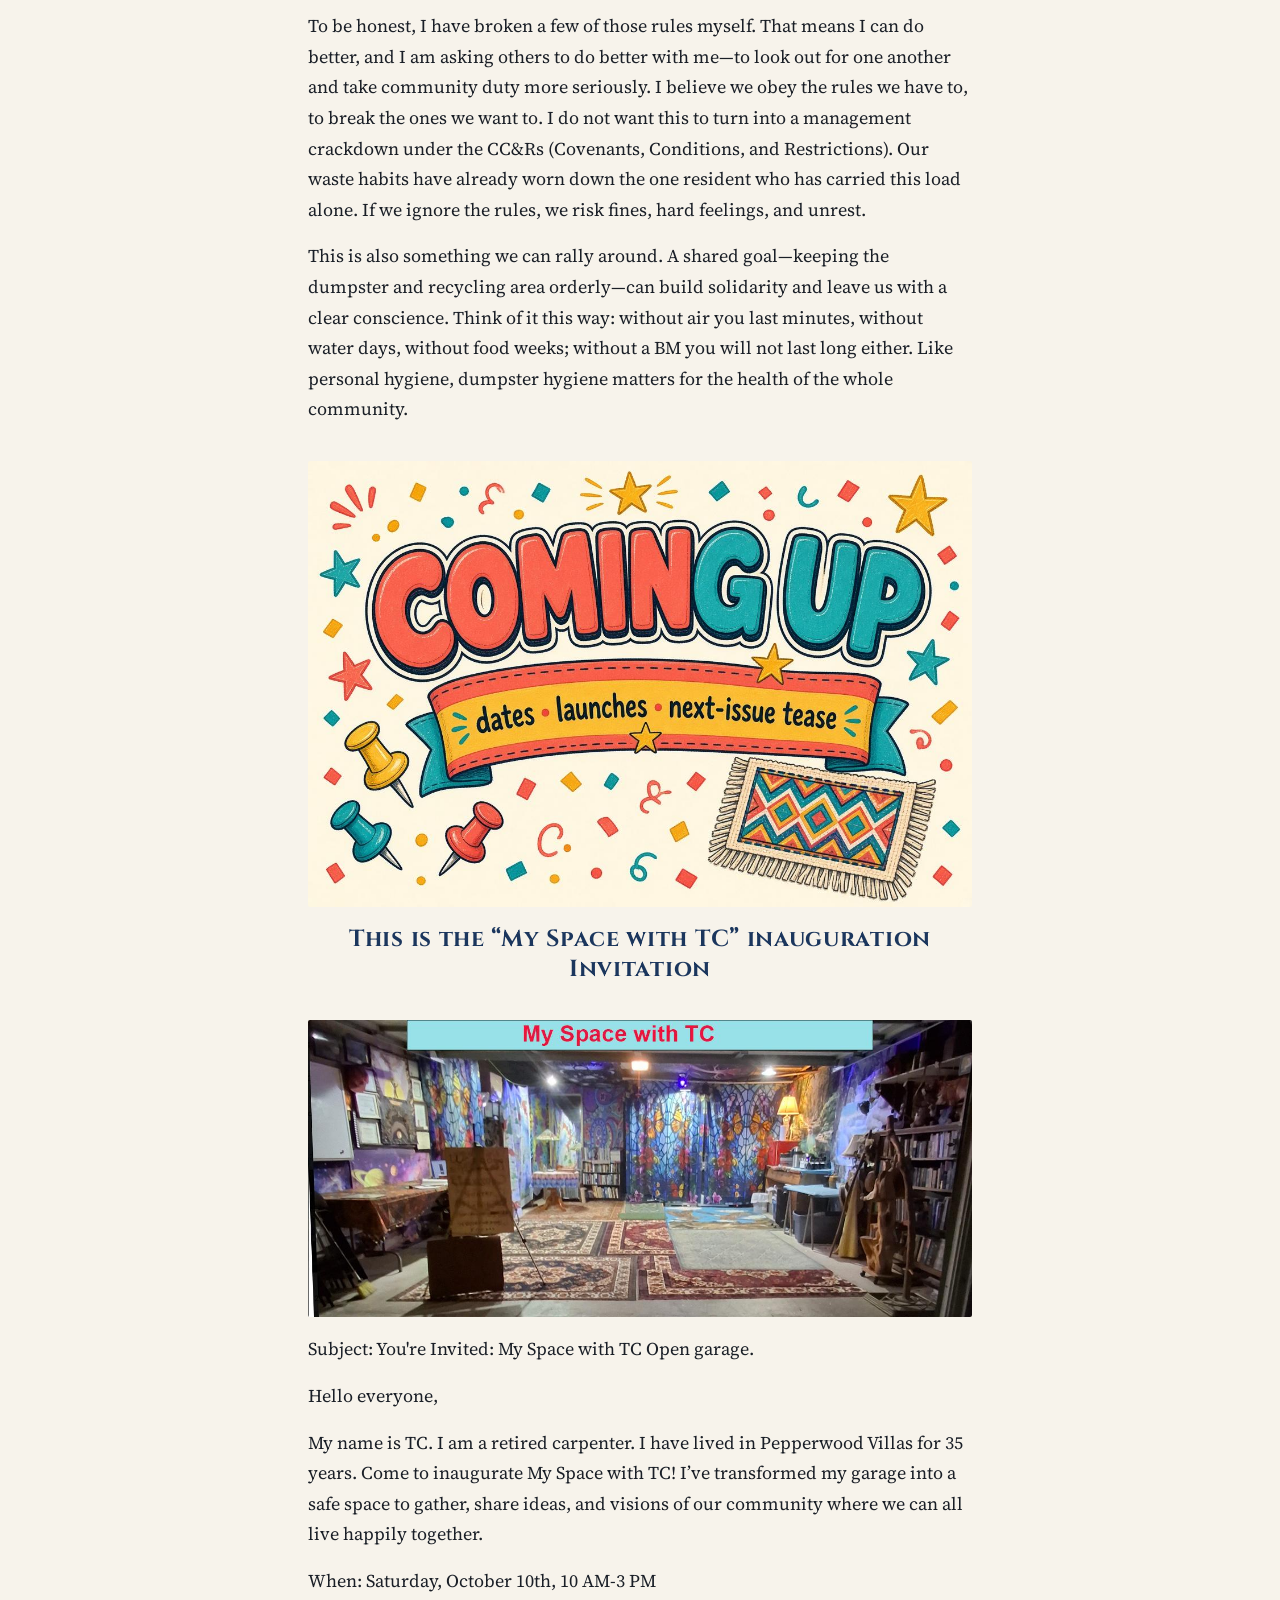
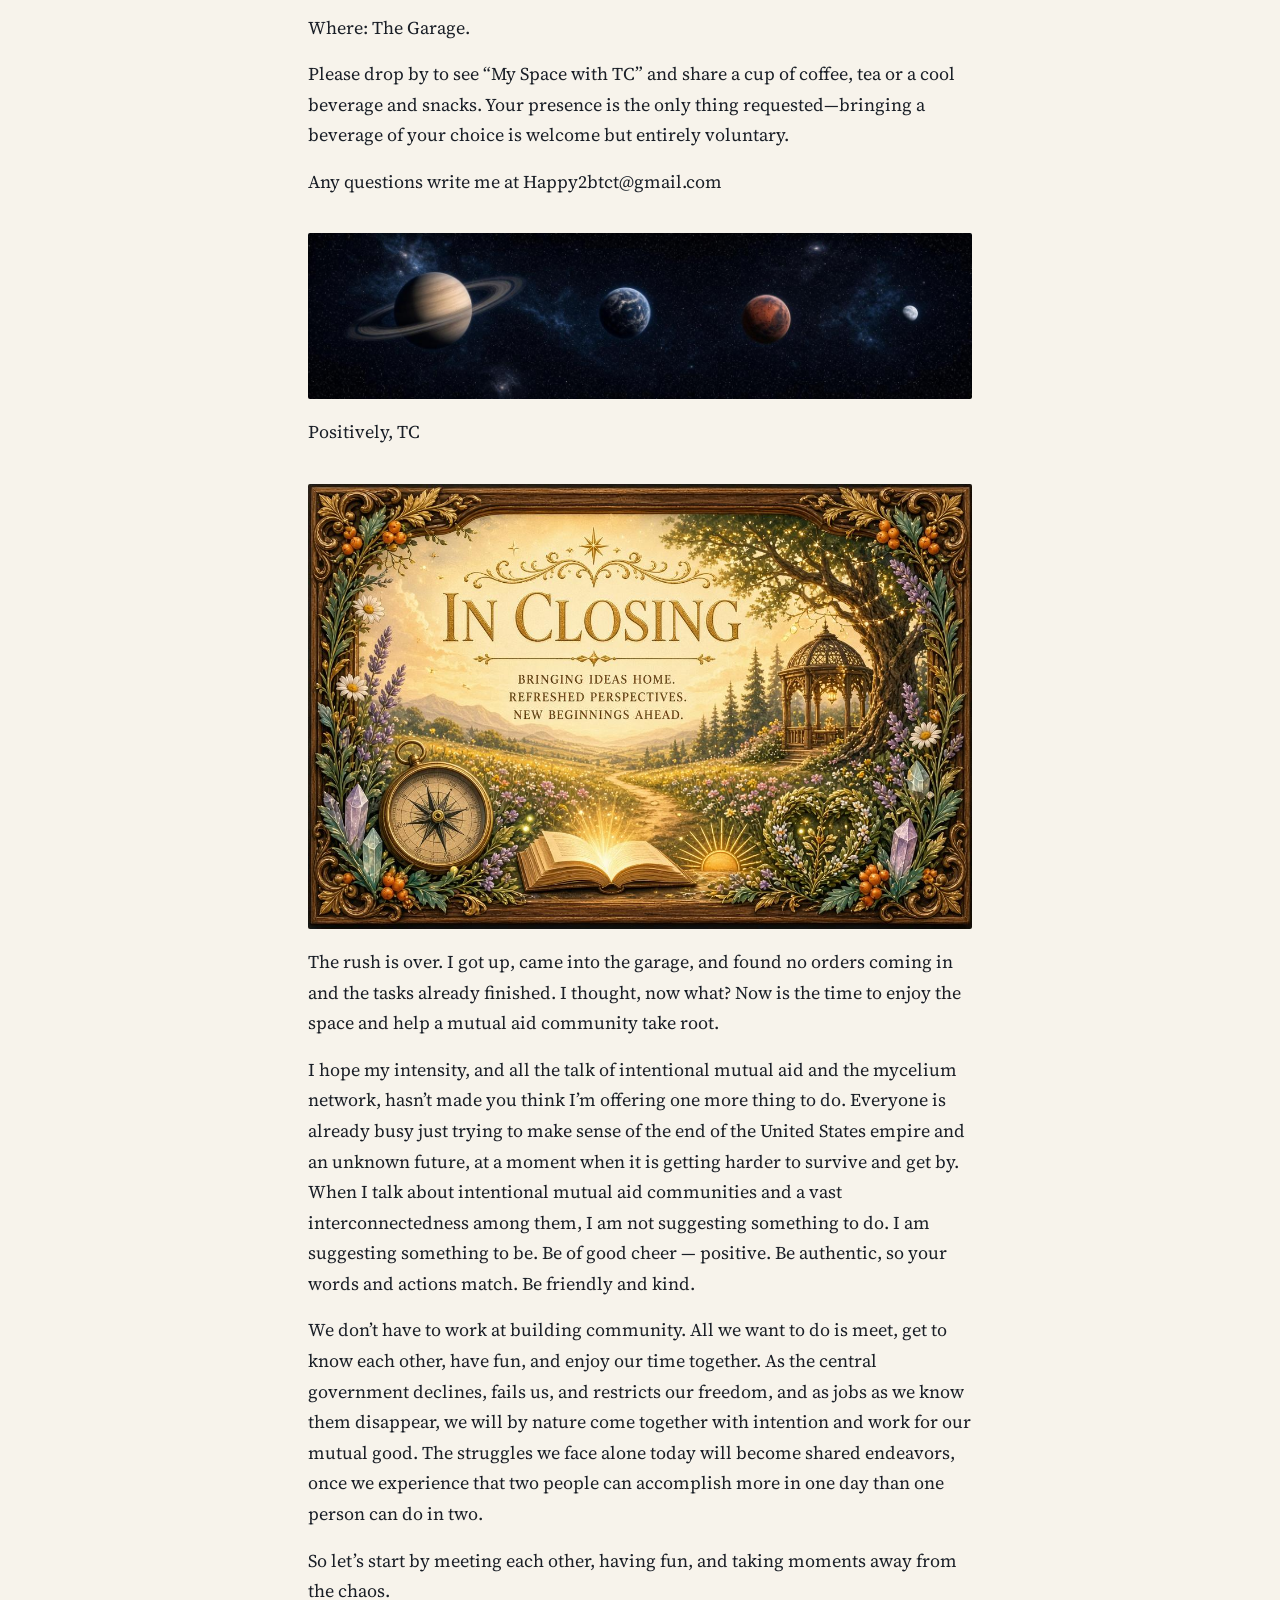
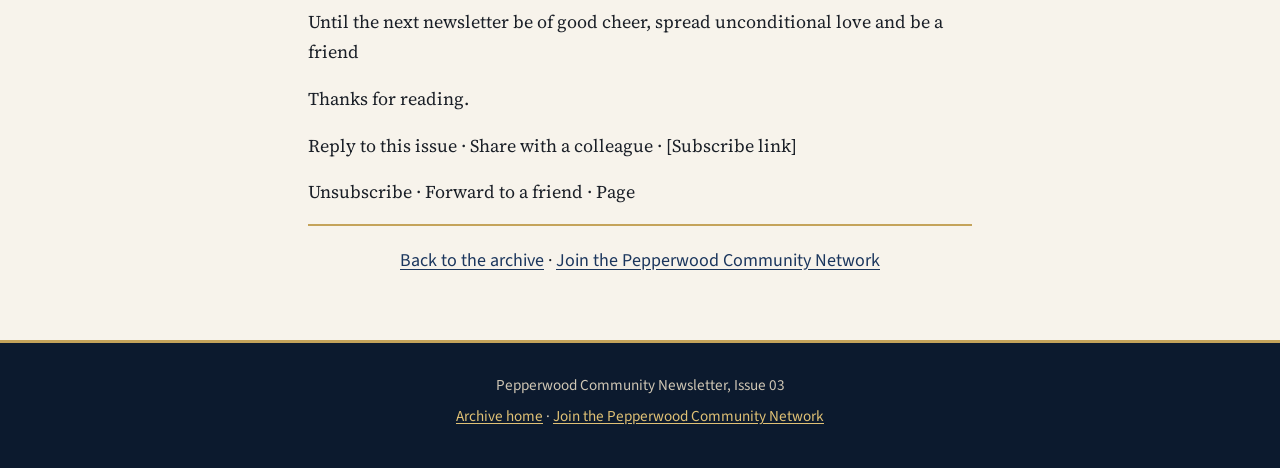
<file: issues/2026-10-02-issue-03.html>
<!DOCTYPE html>
<html lang="en">
<head>
  <meta charset="utf-8">
  <meta name="viewport" content="width=device-width, initial-scale=1">
  <title>Issue 03, Week of October 02, 2026 — Pepperwood Community Newsletter</title>
  <meta name="description" content="Pepperwood Community Newsletter, Issue 03, week of October 02, 2026.">
  <link rel="preconnect" href="https://fonts.googleapis.com">
  <link rel="preconnect" href="https://fonts.gstatic.com" crossorigin>
  <link href="https://fonts.googleapis.com/css2?family=Cinzel:wght@600;700&family=Source+Sans+3:ital,wght@0,400;0,700;1,400&family=Source+Serif+4:ital,wght@0,400;0,600;0,700;1,400;1,600&display=swap" rel="stylesheet">
  <link rel="stylesheet" href="../style.css">
</head>
<body>
  <a class="skip" href="#main">Skip to content</a>
  <header class="site-header">
    <p class="kicker">Pepperwood Community Network</p>
    <h1><a href="../index.html">Pepperwood Community Newsletter</a></h1>
    <nav class="header-nav">
      <a href="../index.html">Archive</a>
      <a class="btn" href="https://form.jotform.com/263144283048052">Join the Pepperwood Community Network</a>
    </nav>
  </header>

  <figure class="masthead-photo">
    <img src="images/i03-image14.jpg" alt="Townhomes in the Pepperwood neighborhood, seen from the pool." width="1312" height="451">
  </figure>

  <main id="main">
    <article class="wrap story">
      <header class="issue-masthead">
        <p class="title">PEPPERWOOD COMMUNITY NEWSLETTER</p>
        <p class="subtitle">Information &amp; Entertainment to build community unity</p>
        <p class="meta">ISSUE [03] · [WEEK OF October 02, 2026]</p>
      </header>

      <p>NEWSLETTER NAME · ISSUE [##] · [MONTH YEAR]</p>

      <nav class="toc" aria-label="In this issue">
        <h2>In this issue</h2>
        <ol>
          <li>
            <span class="num">01</span>
            <div>
              <a href="#editors-note">Editor's Note</a>
              <span class="blurb">A short welcome and why this issue matters</span>
            </div>
          </li>
          <li>
            <span class="num">02</span>
            <div>
              <a href="#headline-story">Headline Story</a>
              <span class="blurb">Your main feature — one idea worth the whole email</span>
            </div>
          </li>
          <li>
            <span class="num">03</span>
            <div>
              <a href="#quick-takes">Quick takes</a>
              <span class="blurb">3–5 short items readers can scan in a minute</span>
            </div>
          </li>
          <li>
            <span class="num">04</span>
            <div>
              <a href="#how-to">How-to / playbook</a>
              <span class="blurb">A practical tip they can use this week</span>
            </div>
          </li>
          <li>
            <span class="num">05</span>
            <div>
              <a href="#worth-your-time">Worth your time</a>
              <span class="blurb">Links, books, tools, or posts you recommend</span>
            </div>
          </li>
          <li>
            <span class="num">06</span>
            <div>
              <a href="#community">Community</a>
              <span class="blurb">A reader spotlight, reply highlight, or shout-out</span>
            </div>
          </li>
          <li>
            <span class="num">07</span>
            <div>
              <a href="#coming-up">Coming up</a>
              <span class="blurb">Dates, launches, or next-issue tease</span>
            </div>
          </li>
          <li>
            <span class="num">08</span>
            <div>
              <a href="#in-closing">In Closing</a>
            </div>
          </li>
        </ol>
      </nav>

      <section id="editors-note">
        <figure class="banner">
          <img src="images/i03-image7.jpg" alt="Editor’s Note" width="1400" height="275">
        </figure>
        <p>Welcome to the revised Pepperwood Community Newsletter. Some readers felt the last issue was too long, so this edition includes a table of contents. You can browse the full document or jump straight to the articles that interest you. Just select the article you want and hit bookmark.</p>
        <p>As I opened up to the community, the first thing I noticed was the friendly welcome—and how much I had been missing while isolating in my room. Then the conversations went deeper, the plot thickened, and I felt an undercurrent of tension. That tension is this issue’s headline story</p>
      </section>

      <section id="headline-story">
        <figure class="banner">
          <img src="images/i03-image12.jpg" alt="Headline Story" width="1168" height="784">
        </figure>
        <h2 class="section-title">Cleaning up the Mess</h2>
        <p>I shoot from the hip and clean up the mess. It appears that calling my garage makes it look like an official amenity or a place open to the public, and that can pull in the association, your insurer, and local rules. And to be honest I prefer one on one.<br>
        So let it be known that this is not. It is now officially “My Space with TC” A place to talk about what it means to be an intentional mutual aid community and the pro and cons of that and to explore my vision of people in small communities interconnected making collective decisions will lead to a new form of self government that makes the current system of government obsolete.<br>
        The opening will now be a gathering of people on the pepperwood email list and friends they may bring for an introduction to TC and My Space.</p>
      </section>

      <section id="quick-takes">
        <figure class="banner">
          <img src="images/i03-image16.jpg" alt="Quick Takes" width="1400" height="350">
        </figure>
        <p>2.This is your newsletter, so if you want to add, suggest, or contribute in any way, email me. I also grow from your feedback. It is very much appreciated.<br>
        Remember that our strength and resilience comes from our diversity.</p>
        <figure class="banner">
          <img src="images/i03-image8.jpg" alt="Headsup: Oceanside Measure S — November 3 ballot. Community notice, not an endorsement." width="1400" height="350">
        </figure>
        <p>3.</p>
        <h3 class="subhead">Oceanside Measure S — November 3 ballot</h3>
        <p>Oceanside voters will decide Measure S on Nov. 3. If approved, it would add a half-cent sales tax for 10 years (about 8.25% to 8.75%), starting around April 2027 and ending April 2037. The city estimates about $20 million a year. Groceries, prescriptions, diapers, and feminine hygiene products stay untaxed. Extra cost: about 5¢ on $10, 10¢ on $20. This is a notice only—not an endorsement. Details: ci.oceanside.ca.us (search Measure S). Ballots arrive in early October.</p>
        <p>4.</p>
        <figure class="poster wide">
          <img src="images/i03-image4.jpg" alt="Graphic titled Edgar Cayce’s Vision About America After 2027 Will Shock The World." width="800" height="536">
        </figure>
        <p>5. Edgar Casey's prophetic Vision in general was not describing America's destruction. He was describing its rebirth.The catastrophe and the transformation were not separate events, they were two faces of the same evolutionary process. What appeared as collapse was actually the dismantling of structures that could no longer contain the Consciousness that was emerging.</p>
        <p>What Edgar Casey actually saw when he looked Beyond 2027… not through the lens of fear, but through the lens of initiation… not as the end of America but as the beginning of what he called the nation's true purpose. He also said repeatedly with absolute conviction, “America's greatest test will become its greatest Awakening”.</p>
        <p>Casey was not seeing punishment descending upon a sinful Nation, he was seeing initiation on a national scale, the kind of Dark Night of the Soul that precedes every genuine transformation; just as an individual must confront their Shadow before they can integrate their light, a nation must face theTruth of what it has been before it can become what it is meant to be.</p>
      </section>

      <section id="how-to">
        <figure class="banner">
          <img src="images/i03-image6.jpg" alt="How-to / Playbook" width="1168" height="784">
        </figure>
        <p>Be of good cheer, practice positive thinking; be authentic, maintain your integrity and accountability; be kind and friendly.</p>
      </section>

      <section id="worth-your-time">
        <figure class="banner">
          <img src="images/i03-image13.jpg" alt="Worth Your Time" width="1168" height="784">
        </figure>
        <figure class="banner">
          <img src="images/i03-image2.jpg" alt="Neighbor Spotlight: Celebrating the Heart of Our Community" width="1400" height="593">
        </figure>
        <h2 class="section-title">Book review</h2>
        <div class="pair">
          <figure>
            <img src="images/i03-image5.jpg" alt="A page from Frogcastle Free Press, beginning It was a simpler time. It was morning in America." width="800" height="1252">
          </figure>
          <figure>
            <img src="images/i03-image15.jpg" alt="Cover art for Imagine the Rock 'n' Roll Party, in coalition with the Worldwide Fairplay for Frogs Committee." width="551" height="852">
          </figure>
        </div>
        <p>Dean the Poet reviews the book <a href="https://youtu.be/v_rBUbiHFUM">Here</a>.</p>
        <p>You can read the whole book 30 pages at a time at discord&gt;imagine my book&gt;# book only.</p>
      </section>

      <section id="community">
        <figure class="banner">
          <img src="images/i03-image1.jpg" alt="Community" width="680" height="120">
        </figure>
        <h2 class="section-title">Dumpster Hygiene</h2>
        <p>One advantage of condo life is freedom from lawn care, exterior building maintenance, facilities upkeep, and dumpster service. What happens inside our homes—and how we use the commons—is still a personal responsibility. Following the posted rules at the pool and dumpster areas is essential for safety, harmony, and staying clear of fines.</p>
        <div class="pair">
          <figure>
            <img src="images/i03-image10.jpg" alt="Posted dumpster rules: bag trash, flatten boxes, and keep oil, furniture, and appliances out of the dumpsters." width="800" height="584">
          </figure>
          <figure>
            <img src="images/i03-image19.jpg" alt="A Waste Management recycling-only sticker listing what to include and what to leave out." width="800" height="441">
          </figure>
        </div>
        <figure class="poster wide">
          <img src="images/i03-image3.jpg" alt="A Green Oceanside food scraps recycling sign, with a yes-please list and a no-thanks list." width="800" height="505">
        </figure>
        <p>As a longtime resident, one-time dumpster diver, and self-appointed community organizer, I have learned that keeping the dumpsters free of fines and pests has fallen on one person. We may be free of many homeowner chores, but dumpster hygiene belongs to all of us. I went down to the dumpster and photographed the dumpster and recycling rules.</p>
        <p>To be honest, I have broken a few of those rules myself. That means I can do better, and I am asking others to do better with me—to look out for one another and take community duty more seriously. I believe we obey the rules we have to, to break the ones we want to. I do not want this to turn into a management crackdown under the CC&amp;Rs (Covenants, Conditions, and Restrictions). Our waste habits have already worn down the one resident who has carried this load alone. If we ignore the rules, we risk fines, hard feelings, and unrest.</p>
        <p>This is also something we can rally around. A shared goal—keeping the dumpster and recycling area orderly—can build solidarity and leave us with a clear conscience. Think of it this way: without air you last minutes, without water days, without food weeks; without a BM you will not last long either. Like personal hygiene, dumpster hygiene matters for the health of the whole community.</p>
      </section>

      <section id="coming-up">
        <figure class="banner">
          <img src="images/i03-image18.jpg" alt="Coming Up: dates, launches, next-issue tease" width="1168" height="784">
        </figure>
        <h2 class="section-title">This is the “My Space with TC” inauguration Invitation</h2>
        <figure class="banner">
          <img src="images/i03-image11.jpg" alt="The garage gathering space, labeled My Space with TC, with tapestries, carpets, and a seating area." width="1237" height="552">
        </figure>
        <p>Subject: You're Invited: My Space with TC Open garage.</p>
        <p>Hello everyone,</p>
        <p>My name is TC. I am a retired carpenter. I have lived in Pepperwood Villas for 35 years. Come to inaugurate My Space with TC! I’ve transformed my garage into a safe space to gather, share ideas, and visions of our community where we can all live happily together.</p>
        <p>When: Saturday, October 10th, 10 AM-3 PM</p>
        <p>Where: The Garage.</p>
        <p>Please drop by to see “My Space with TC” and share a cup of coffee, tea or a cool beverage and snacks. Your presence is the only thing requested—bringing a beverage of your choice is welcome but entirely voluntary.</p>
        <p>Any questions write me at Happy2btct@gmail.com</p>
        <figure class="banner">
          <img src="images/i03-image9.jpg" alt="A row of planets in space: Saturn, Earth, Mars, and a smaller moon." width="1400" height="350">
        </figure>
        <p>Positively, TC</p>
      </section>

      <section id="in-closing">
        <figure class="banner">
          <img src="images/i03-image17.jpg" alt="In Closing: Bringing ideas home. Refreshed perspectives. New beginnings ahead." width="1168" height="784">
        </figure>
        <p>The rush is over. I got up, came into the garage, and found no orders coming in and the tasks already finished. I thought, now what? Now is the time to enjoy the space and help a mutual aid community take root.</p>
        <p>I hope my intensity, and all the talk of intentional mutual aid and the mycelium network, hasn’t made you think I’m offering one more thing to do. Everyone is already busy just trying to make sense of the end of the United States empire and an unknown future, at a moment when it is getting harder to survive and get by. When I talk about intentional mutual aid communities and a vast interconnectedness among them, I am not suggesting something to do. I am suggesting something to be. Be of good cheer — positive. Be authentic, so your words and actions match. Be friendly and kind.</p>
        <p>We don’t have to work at building community. All we want to do is meet, get to know each other, have fun, and enjoy our time together. As the central government declines, fails us, and restricts our freedom, and as jobs as we know them disappear, we will by nature come together with intention and work for our mutual good. The struggles we face alone today will become shared endeavors, once we experience that two people can accomplish more in one day than one person can do in two.</p>
        <p>So let’s start by meeting each other, having fun, and taking moments away from the chaos.<br>
        Until the next newsletter be of good cheer, spread unconditional love and be a friend</p>
        <p>Thanks for reading.</p>
        <p>Reply to this issue · Share with a colleague · [Subscribe link]</p>
        <p>Unsubscribe · Forward to a friend · Page</p>
      </section>

      <p class="issue-end">
        <a href="../index.html">Back to the archive</a>
        ·
        <a href="https://form.jotform.com/263144283048052">Join the Pepperwood Community Network</a>
      </p>
    </article>
  </main>

  <footer class="site-footer">
    <p>Pepperwood Community Newsletter, Issue 03</p>
    <p><a href="../index.html">Archive home</a> · <a href="https://form.jotform.com/263144283048052">Join the Pepperwood Community Network</a></p>
  </footer>
</body>
</html>
</file>
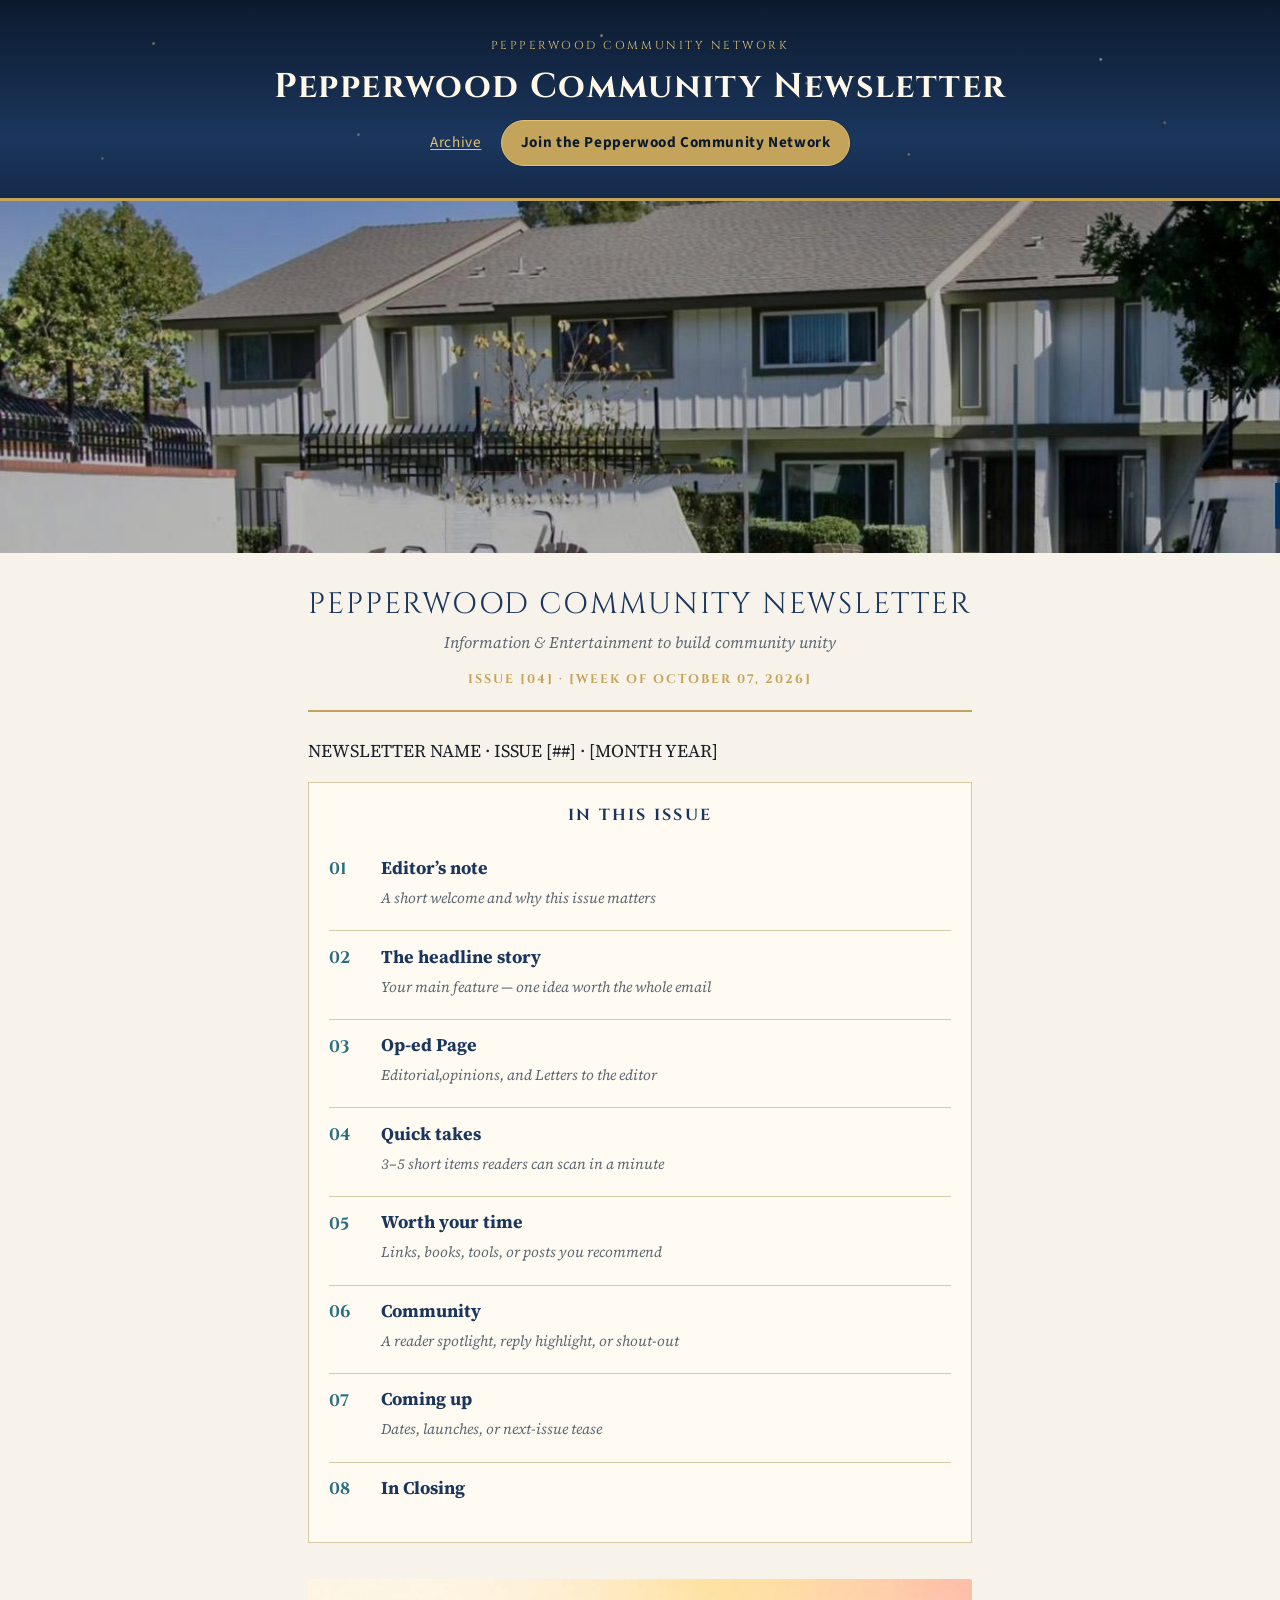
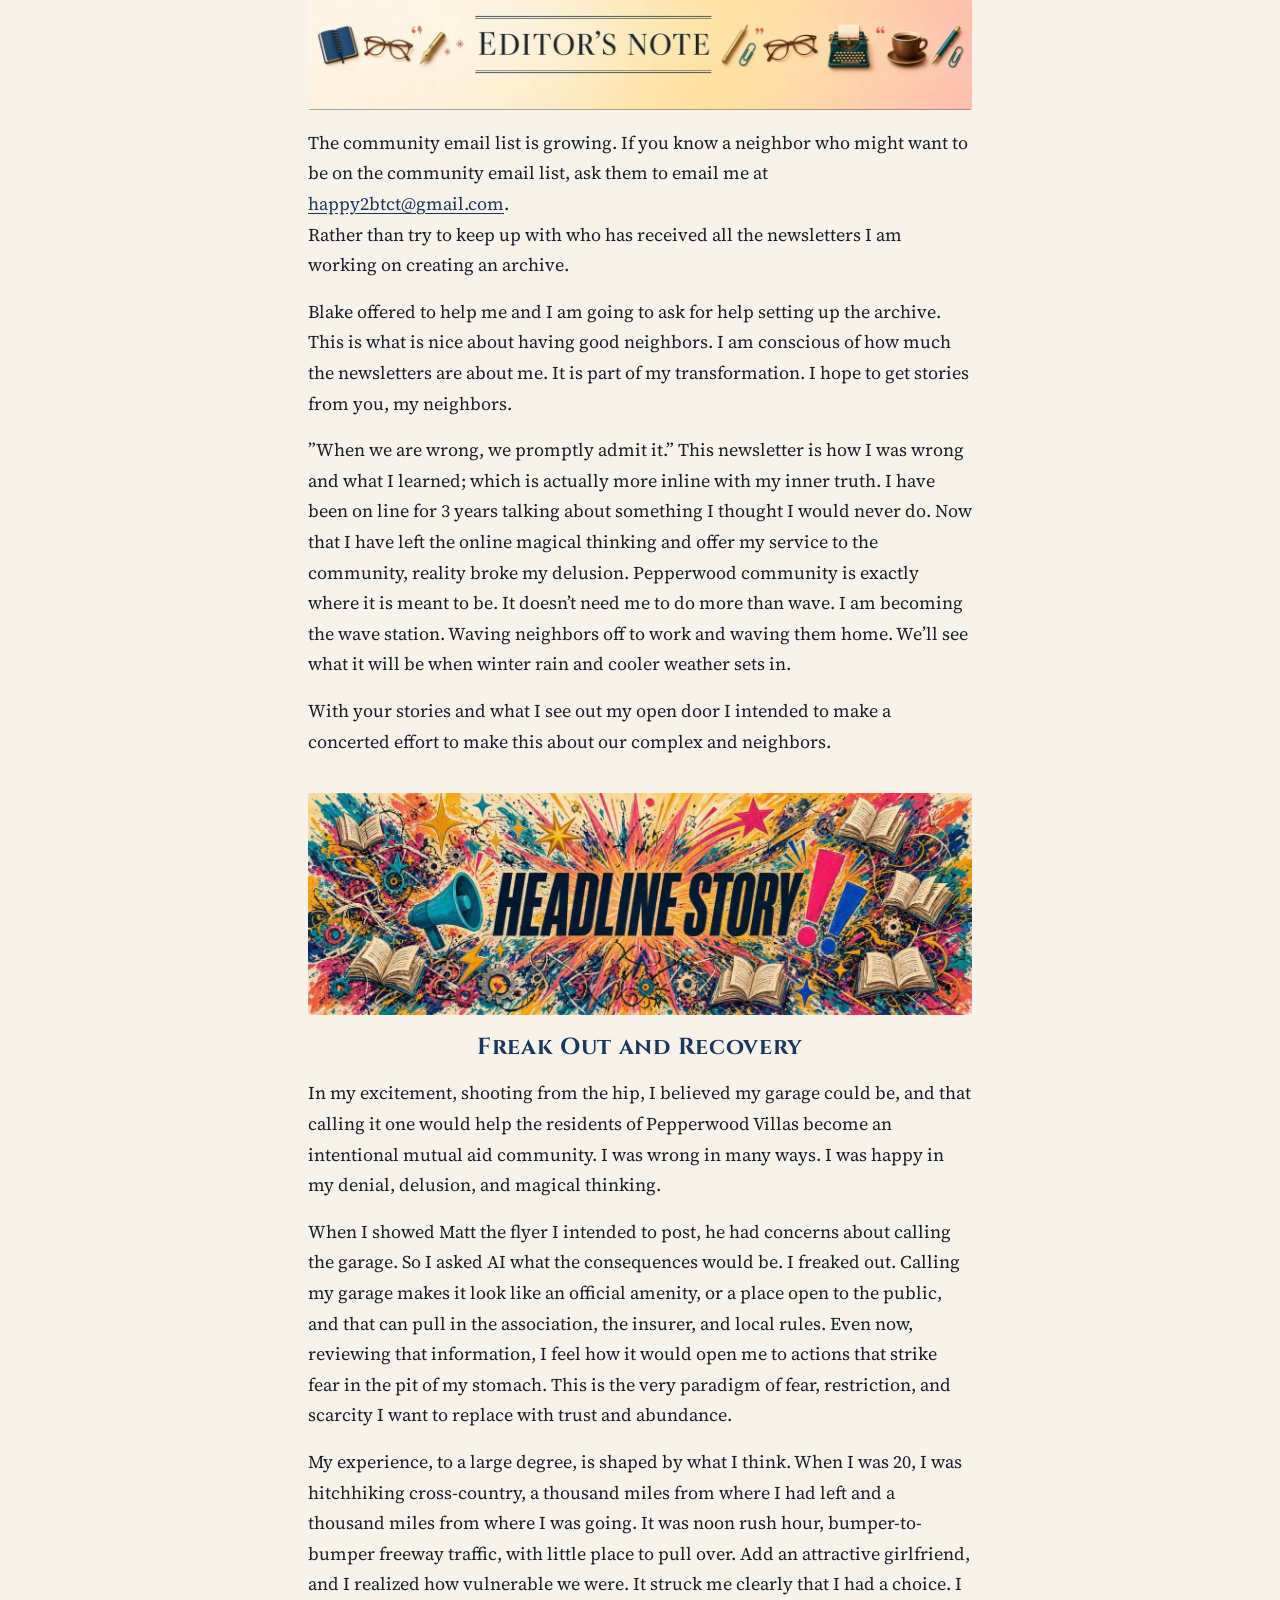
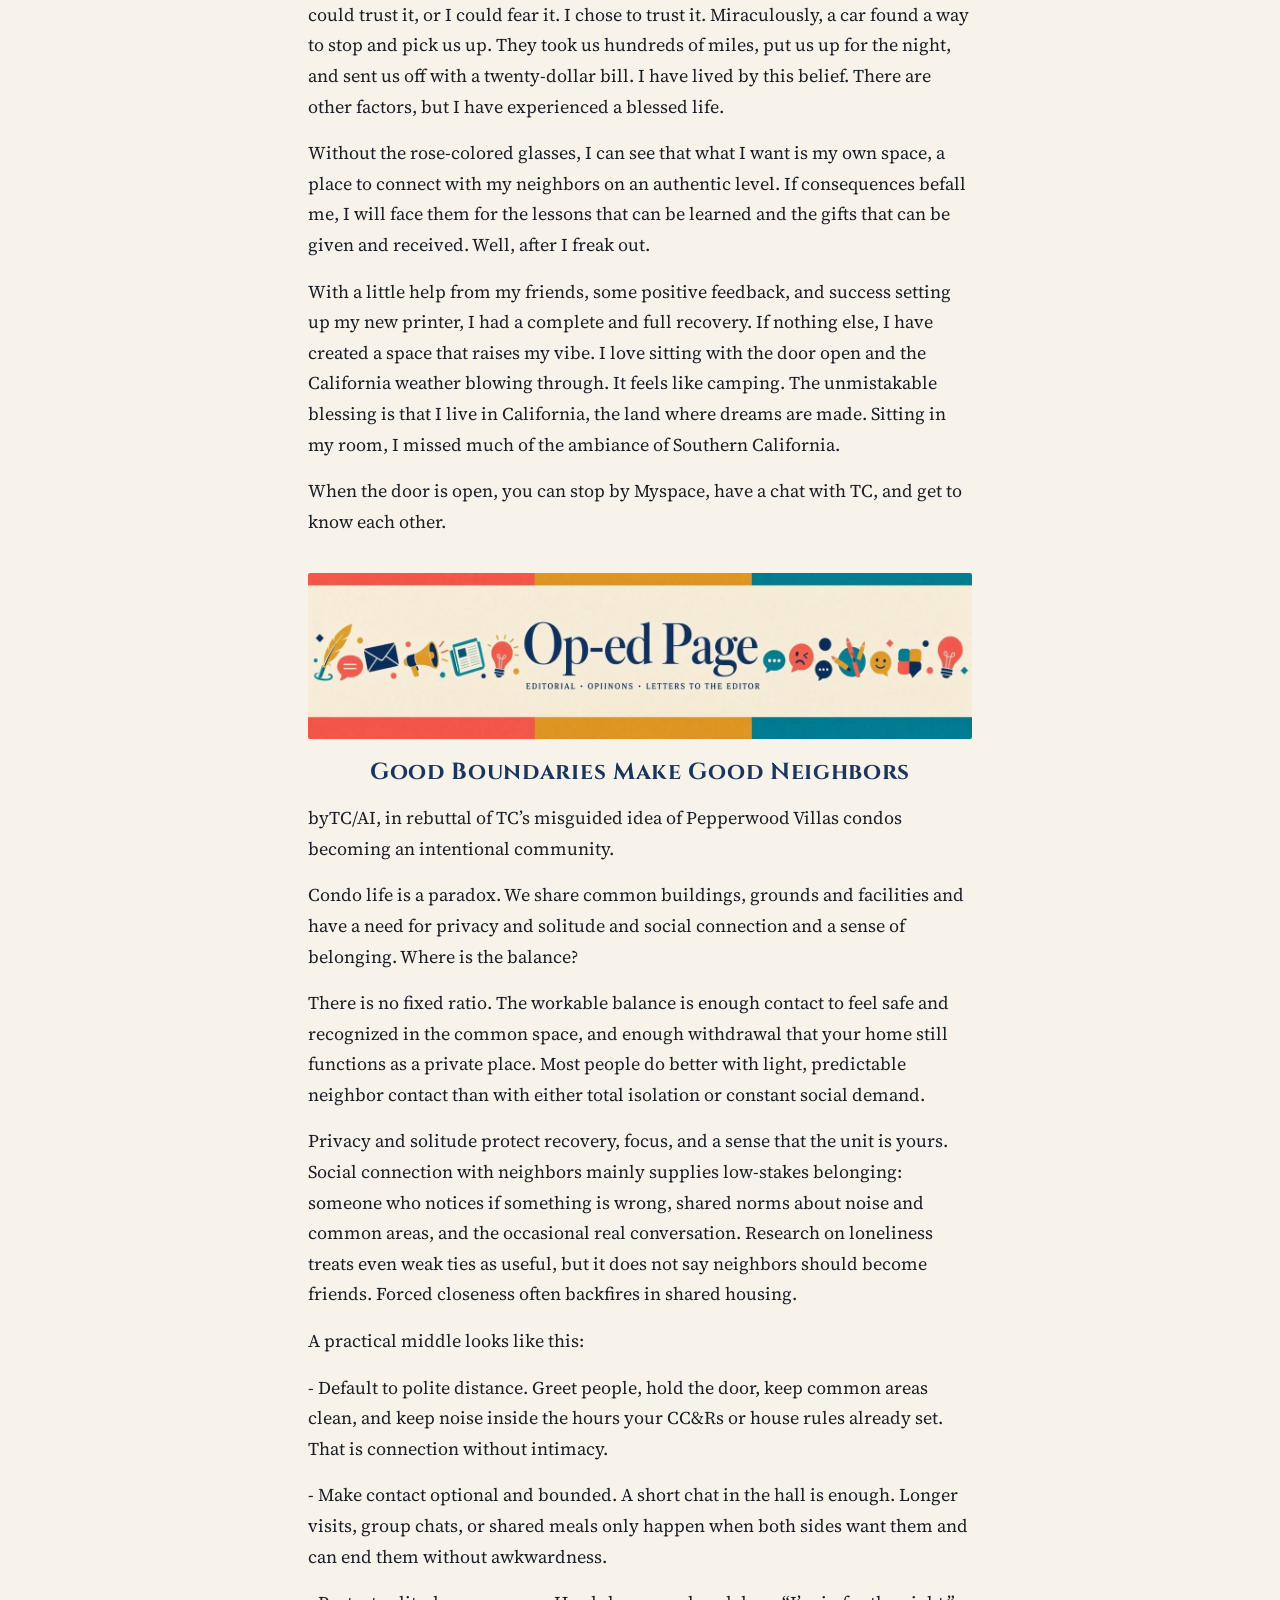
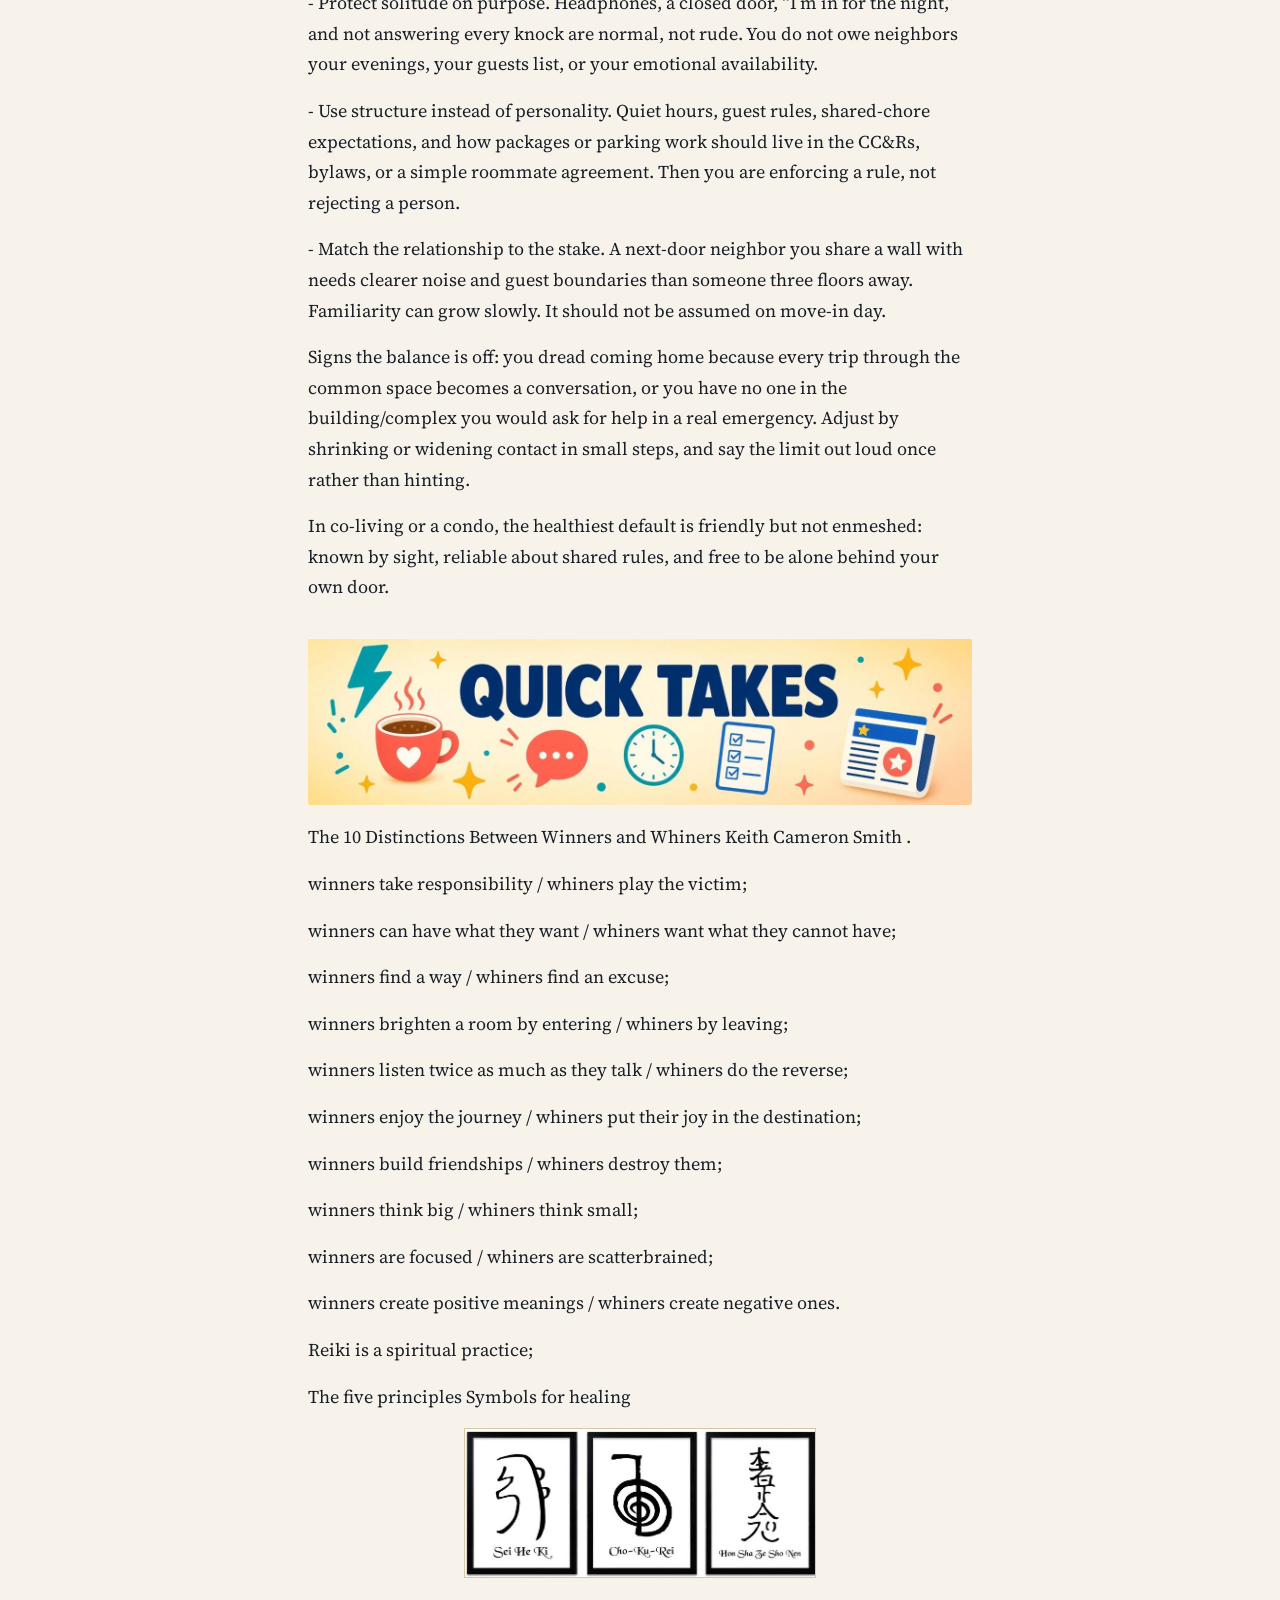
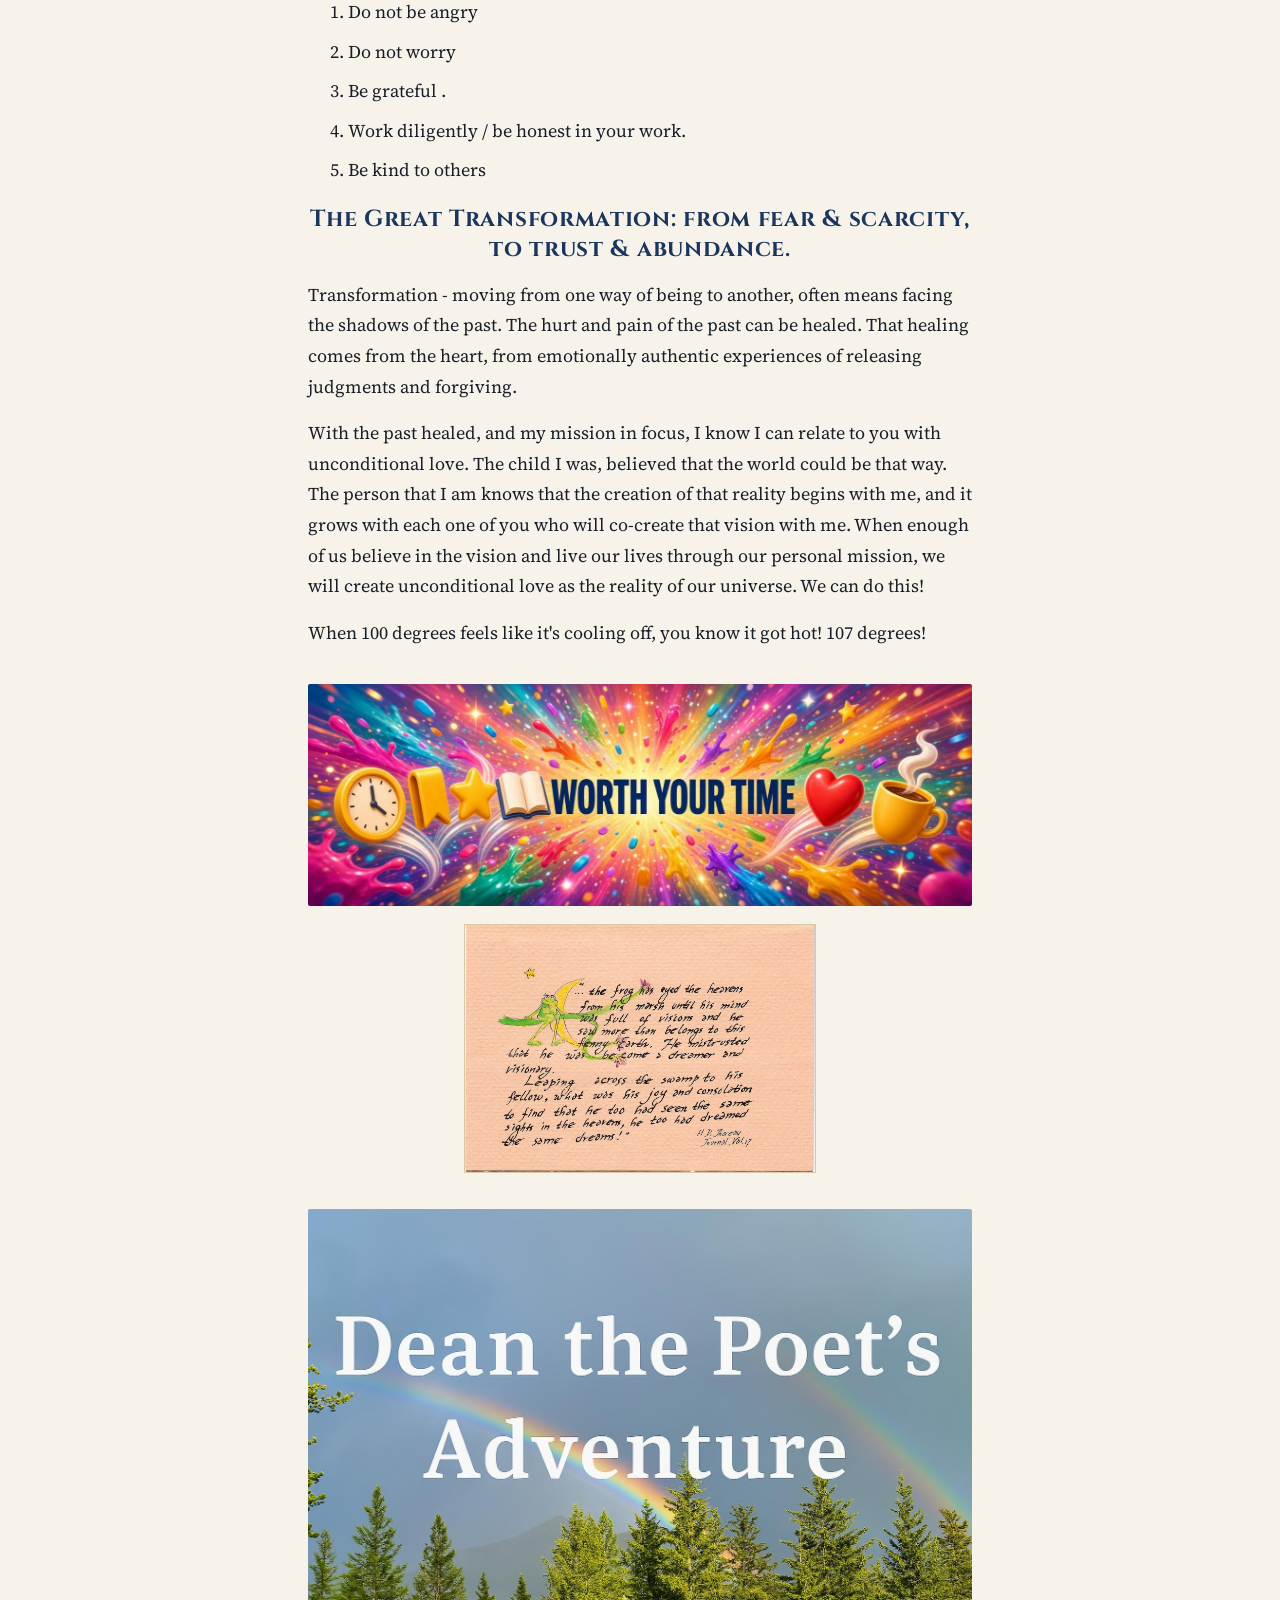
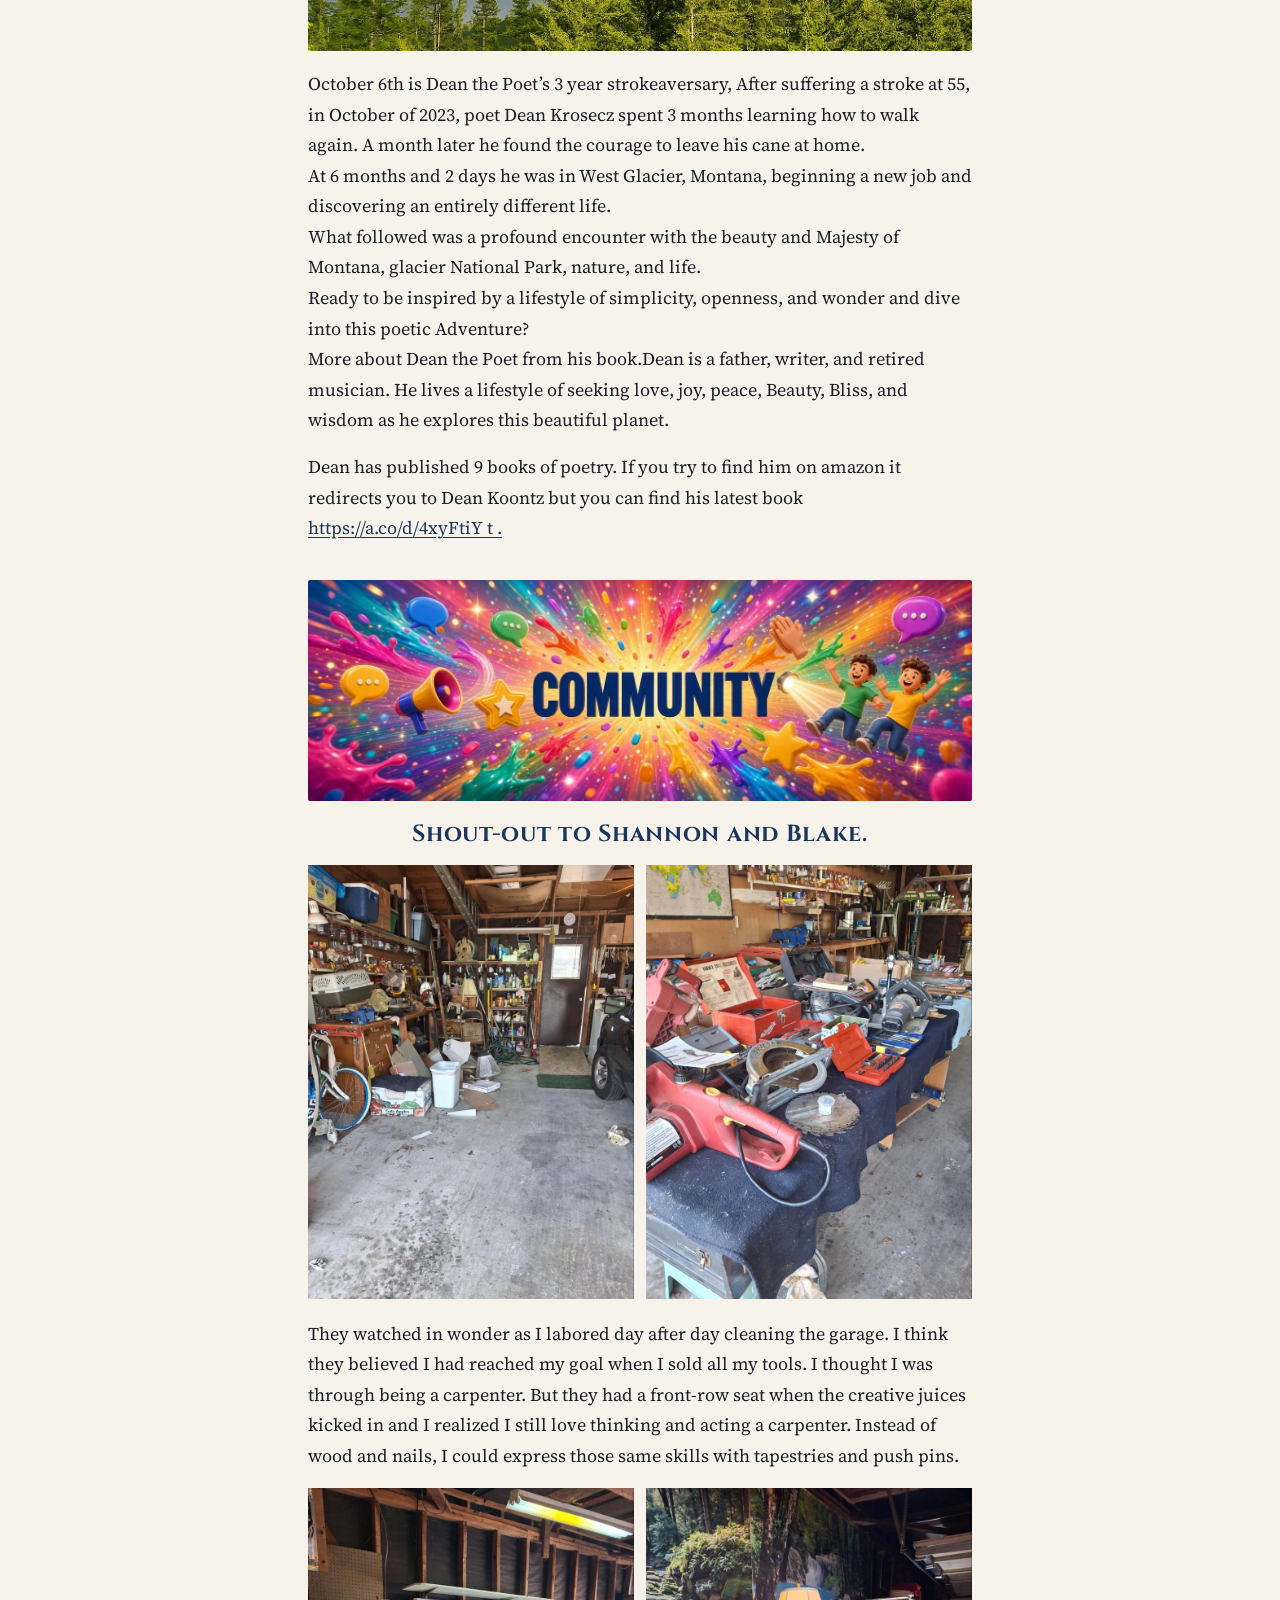
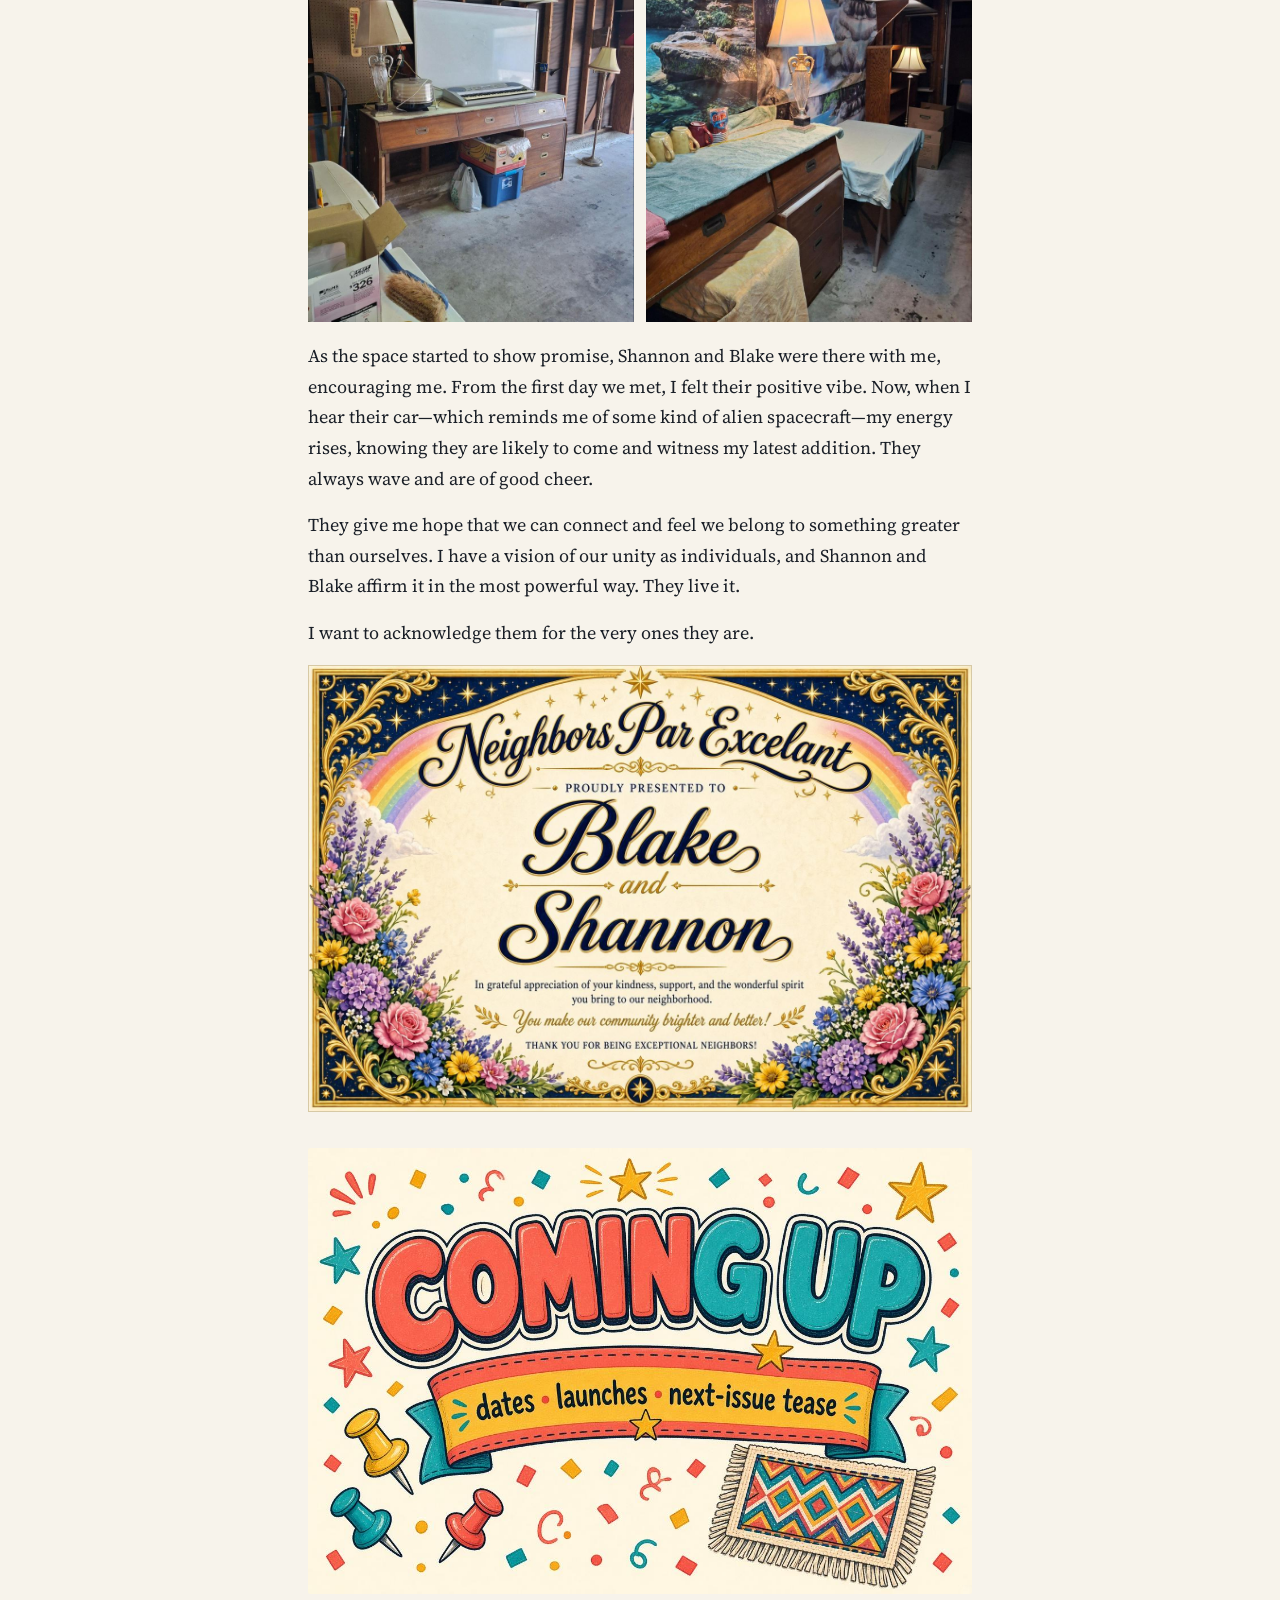
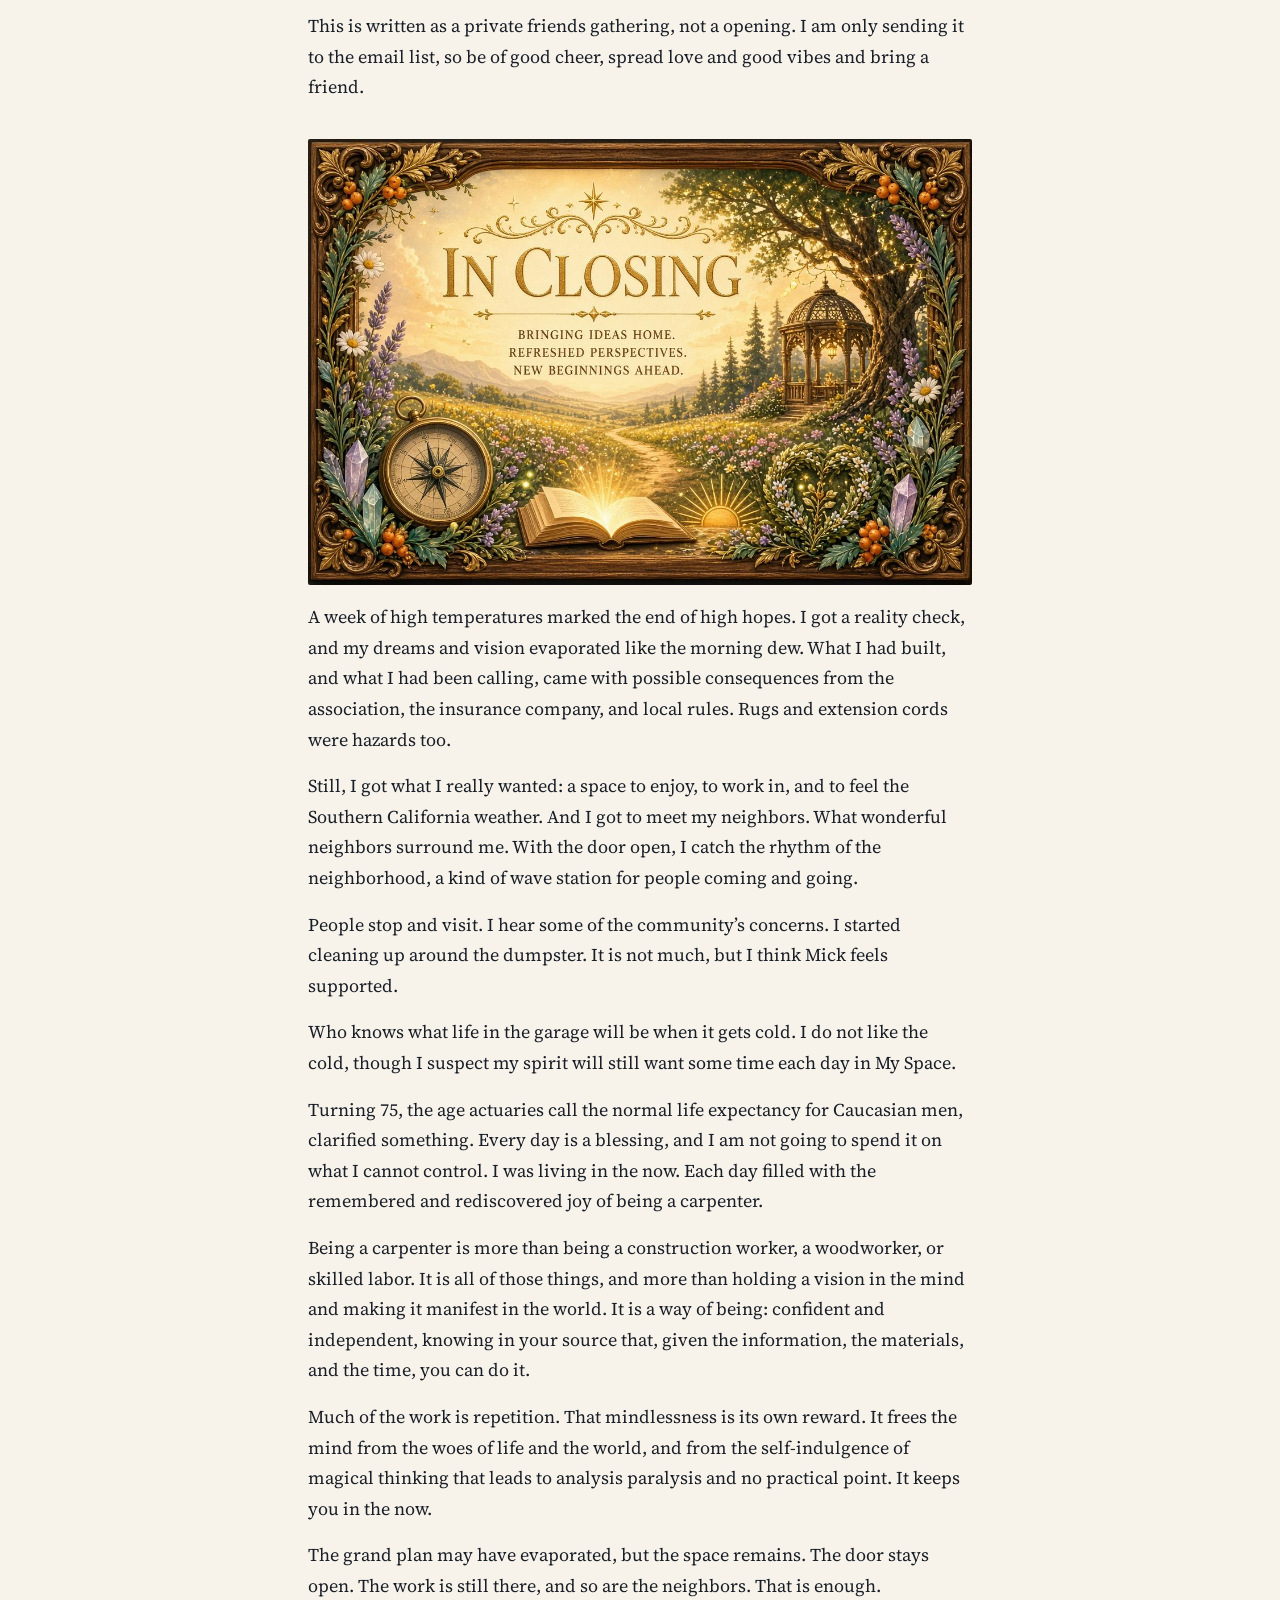
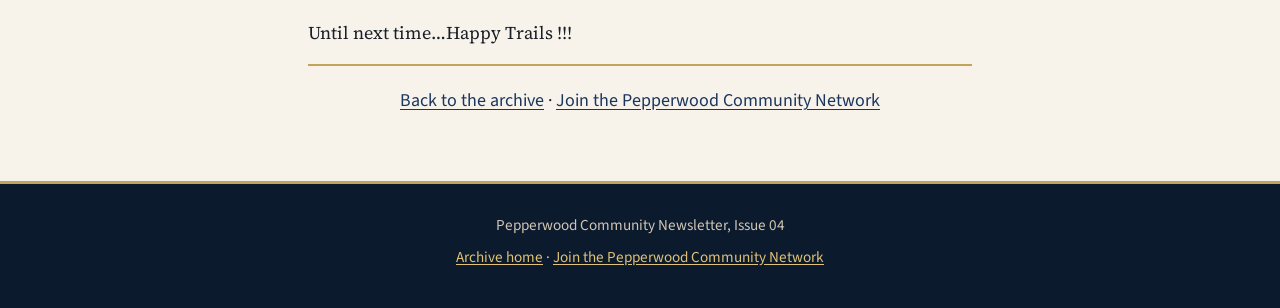
<file: issues/2026-10-07-issue-04.html>
<!DOCTYPE html>
<html lang="en">
<head>
  <meta charset="utf-8">
  <meta name="viewport" content="width=device-width, initial-scale=1">
  <title>Issue 04, Week of October 07, 2026 — Pepperwood Community Newsletter</title>
  <meta name="description" content="Pepperwood Community Newsletter, Issue 04, week of October 07, 2026.">
  <link rel="preconnect" href="https://fonts.googleapis.com">
  <link rel="preconnect" href="https://fonts.gstatic.com" crossorigin>
  <link href="https://fonts.googleapis.com/css2?family=Cinzel:wght@600;700&family=Source+Sans+3:ital,wght@0,400;0,700;1,400&family=Source+Serif+4:ital,wght@0,400;0,600;0,700;1,400;1,600&display=swap" rel="stylesheet">
  <link rel="stylesheet" href="../style.css">
</head>
<body>
  <a class="skip" href="#main">Skip to content</a>
  <header class="site-header">
    <p class="kicker">Pepperwood Community Network</p>
    <h1><a href="../index.html">Pepperwood Community Newsletter</a></h1>
    <nav class="header-nav">
      <a href="../index.html">Archive</a>
      <a class="btn" href="https://form.jotform.com/263144283048052">Join the Pepperwood Community Network</a>
    </nav>
  </header>

  <figure class="masthead-photo">
    <img src="images/i04-image7.jpg" alt="Townhomes in the Pepperwood neighborhood, seen from the pool." width="1312" height="451">
  </figure>

  <main id="main">
    <article class="wrap story">
      <header class="issue-masthead">
        <p class="title">PEPPERWOOD COMMUNITY NEWSLETTER</p>
        <p class="subtitle">Information &amp; Entertainment to build community unity</p>
        <p class="meta">ISSUE [04] · [WEEK OF October 07, 2026]</p>
      </header>

      <p>NEWSLETTER NAME · ISSUE [##] · [MONTH YEAR]</p>

      <nav class="toc" aria-label="In this issue">
        <h2>In this issue</h2>
        <ol>
          <li>
            <span class="num">01</span>
            <div>
              <a href="#editors-note">Editor’s note</a>
              <span class="blurb">A short welcome and why this issue matters</span>
            </div>
          </li>
          <li>
            <span class="num">02</span>
            <div>
              <a href="#headline-story">The headline story</a>
              <span class="blurb">Your main feature — one idea worth the whole email</span>
            </div>
          </li>
          <li>
            <span class="num">03</span>
            <div>
              <a href="#op-ed">Op-ed Page</a>
              <span class="blurb">Editorial,opinions, and Letters to the editor</span>
            </div>
          </li>
          <li>
            <span class="num">04</span>
            <div>
              <a href="#quick-takes">Quick takes</a>
              <span class="blurb">3–5 short items readers can scan in a minute</span>
            </div>
          </li>
          <li>
            <span class="num">05</span>
            <div>
              <a href="#worth-your-time">Worth your time</a>
              <span class="blurb">Links, books, tools, or posts you recommend</span>
            </div>
          </li>
          <li>
            <span class="num">06</span>
            <div>
              <a href="#community">Community</a>
              <span class="blurb">A reader spotlight, reply highlight, or shout-out</span>
            </div>
          </li>
          <li>
            <span class="num">07</span>
            <div>
              <a href="#coming-up">Coming up</a>
              <span class="blurb">Dates, launches, or next-issue tease</span>
            </div>
          </li>
          <li>
            <span class="num">08</span>
            <div>
              <a href="#in-closing">In Closing</a>
            </div>
          </li>
        </ol>
      </nav>

      <section id="editors-note">
        <figure class="banner">
          <img src="images/i04-image18.jpg" alt="Editor’s Note" width="1400" height="276">
        </figure>
        <p>The community email list is growing. If you know a neighbor who might want to be on the community email list, ask them to email me at <a href="mailto:happy2btct@gmail.com">happy2btct@gmail.com</a>.<br>
        Rather than try to keep up with who has received all the newsletters I am working on creating an archive.</p>
        <p>Blake offered to help me and I am going to ask for help setting up the archive. This is what is nice about having good neighbors. I am conscious of how much the newsletters are about me. It is part of my transformation. I hope to get stories from you, my neighbors.</p>
        <p>”When we are wrong, we promptly admit it.” This newsletter is how I was wrong and what I learned; which is actually more inline with my inner truth. I have been on line for 3 years talking about something I thought I would never do. Now that I have left the online magical thinking and offer my service to the community, reality broke my delusion. Pepperwood community is exactly where it is meant to be. It doesn’t need me to do more than wave. I am becoming the wave station. Waving neighbors off to work and waving them home. We’ll see what it will be when winter rain and cooler weather sets in.</p>
        <p>With your stories and what I see out my open door I intended to make a concerted effort to make this about our complex and neighbors.</p>
      </section>

      <section id="headline-story">
        <figure class="banner">
          <img src="images/i04-image4.jpg" alt="Headline Story" width="1400" height="467">
        </figure>
        <h2 class="section-title">Freak Out and Recovery</h2>
        <p>In my excitement, shooting from the hip, I believed my garage could be, and that calling it one would help the residents of Pepperwood Villas become an intentional mutual aid community. I was wrong in many ways. I was happy in my denial, delusion, and magical thinking.</p>
        <p>When I showed Matt the flyer I intended to post, he had concerns about calling the garage. So I asked AI what the consequences would be. I freaked out. Calling my garage makes it look like an official amenity, or a place open to the public, and that can pull in the association, the insurer, and local rules. Even now, reviewing that information, I feel how it would open me to actions that strike fear in the pit of my stomach. This is the very paradigm of fear, restriction, and scarcity I want to replace with trust and abundance.</p>
        <p>My experience, to a large degree, is shaped by what I think. When I was 20, I was hitchhiking cross-country, a thousand miles from where I had left and a thousand miles from where I was going. It was noon rush hour, bumper-to-bumper freeway traffic, with little place to pull over. Add an attractive girlfriend, and I realized how vulnerable we were. It struck me clearly that I had a choice. I could trust it, or I could fear it. I chose to trust it. Miraculously, a car found a way to stop and pick us up. They took us hundreds of miles, put us up for the night, and sent us off with a twenty-dollar bill. I have lived by this belief. There are other factors, but I have experienced a blessed life.</p>
        <p>Without the rose-colored glasses, I can see that what I want is my own space, a place to connect with my neighbors on an authentic level. If consequences befall me, I will face them for the lessons that can be learned and the gifts that can be given and received. Well, after I freak out.</p>
        <p>With a little help from my friends, some positive feedback, and success setting up my new printer, I had a complete and full recovery. If nothing else, I have created a space that raises my vibe. I love sitting with the door open and the California weather blowing through. It feels like camping. The unmistakable blessing is that I live in California, the land where dreams are made. Sitting in my room, I missed much of the ambiance of Southern California.</p>
        <p>When the door is open, you can stop by Myspace, have a chat with TC, and get to know each other.</p>
      </section>

      <section id="op-ed">
        <figure class="banner">
          <img src="images/i04-image1.jpg" alt="Op-ed Page" width="1400" height="350">
        </figure>
        <h2 class="section-title">Good Boundaries Make Good Neighbors</h2>
        <p>byTC/AI, in rebuttal of TC’s misguided idea of Pepperwood Villas condos becoming an intentional community.</p>
        <p>Condo life is a paradox. We share common buildings, grounds and facilities and have a need for privacy and solitude and social connection and a sense of belonging. Where is the balance?</p>
        <p>There is no fixed ratio. The workable balance is enough contact to feel safe and recognized in the common space, and enough withdrawal that your home still functions as a private place. Most people do better with light, predictable neighbor contact than with either total isolation or constant social demand.</p>
        <p>Privacy and solitude protect recovery, focus, and a sense that the unit is yours. Social connection with neighbors mainly supplies low-stakes belonging: someone who notices if something is wrong, shared norms about noise and common areas, and the occasional real conversation. Research on loneliness treats even weak ties as useful, but it does not say neighbors should become friends. Forced closeness often backfires in shared housing.</p>
        <p>A practical middle looks like this:</p>
        <p>- Default to polite distance. Greet people, hold the door, keep common areas clean, and keep noise inside the hours your CC&amp;Rs or house rules already set. That is connection without intimacy.</p>
        <p>- Make contact optional and bounded. A short chat in the hall is enough. Longer visits, group chats, or shared meals only happen when both sides want them and can end them without awkwardness.</p>
        <p>- Protect solitude on purpose. Headphones, a closed door, “I’m in for the night,” and not answering every knock are normal, not rude. You do not owe neighbors your evenings, your guests list, or your emotional availability.</p>
        <p>- Use structure instead of personality. Quiet hours, guest rules, shared-chore expectations, and how packages or parking work should live in the CC&amp;Rs, bylaws, or a simple roommate agreement. Then you are enforcing a rule, not rejecting a person.</p>
        <p>- Match the relationship to the stake. A next-door neighbor you share a wall with needs clearer noise and guest boundaries than someone three floors away. Familiarity can grow slowly. It should not be assumed on move-in day.</p>
        <p>Signs the balance is off: you dread coming home because every trip through the common space becomes a conversation, or you have no one in the building/complex you would ask for help in a real emergency. Adjust by shrinking or widening contact in small steps, and say the limit out loud once rather than hinting.</p>
        <p>In co-living or a condo, the healthiest default is friendly but not enmeshed: known by sight, reliable about shared rules, and free to be alone behind your own door.</p>
      </section>

      <section id="quick-takes">
        <figure class="banner">
          <img src="images/i04-image14.jpg" alt="Quick Takes" width="1400" height="350">
        </figure>
        <p>The 10 Distinctions Between Winners and Whiners Keith Cameron Smith .</p>
        <p>winners take responsibility / whiners play the victim;</p>
        <p>winners can have what they want / whiners want what they cannot have;</p>
        <p>winners find a way / whiners find an excuse;</p>
        <p>winners brighten a room by entering / whiners by leaving;</p>
        <p>winners listen twice as much as they talk / whiners do the reverse;</p>
        <p>winners enjoy the journey / whiners put their joy in the destination;</p>
        <p>winners build friendships / whiners destroy them;</p>
        <p>winners think big / whiners think small;</p>
        <p>winners are focused / whiners are scatterbrained;</p>
        <p>winners create positive meanings / whiners create negative ones.</p>
        <p>Reiki is a spiritual practice;</p>
        <p>The five principles                              Symbols for healing</p>
        <figure class="poster">
          <img src="images/i04-image15.jpg" alt="Three framed Reiki symbols labeled Sei He Ki, Cho-Ku-Rei, and Hon Sha Ze Sho Nen." width="721" height="305">
        </figure>
        <ol>
          <li>Do not be angry</li>
          <li>Do not worry</li>
          <li>Be grateful .</li>
          <li>Work diligently / be honest in your work.</li>
          <li>Be kind to others</li>
        </ol>
        <h2 class="section-title">The Great Transformation: from fear &amp; scarcity, to trust &amp; abundance.</h2>
        <p>Transformation - moving from one way of being to another, often means facing the shadows of the past. The hurt and pain of the past can be healed. That healing comes from the heart, from emotionally authentic experiences of releasing judgments and forgiving.</p>
        <p>With the past healed, and my mission in focus, I know I can relate to you with unconditional love. The child I was, believed that the world could be that way. The person that I am knows that the creation of that reality begins with me, and it grows with each one of you who will co-create that vision with me. When enough of us believe in the vision and live our lives through our personal mission, we will create unconditional love as the reality of our universe. We can do this!</p>
        <p>When 100 degrees feels like it's cooling off, you know it got hot! 107 degrees!</p>
      </section>

      <section id="worth-your-time">
        <figure class="banner">
          <img src="images/i04-image12.jpg" alt="Worth Your Time" width="1400" height="467">
        </figure>
        <figure class="poster">
          <img src="images/i04-image13.jpg" alt="A watercolor of a frog on a moon, with a handwritten H. D. Thoreau journal passage about a frog who dreamed of the heavens." width="1384" height="978">
        </figure>
        <figure class="banner">
          <img src="images/i04-image17.jpg" alt="Dean the Poet’s Adventure, in white type over a rainbow and a stand of pine trees." width="1400" height="933">
        </figure>
        <p>October 6th is Dean the Poet’s 3 year strokeaversary, After suffering a stroke at 55, in October of 2023, poet Dean Krosecz spent 3 months learning how to walk again. A month later he found the courage to leave his cane at home.<br>
        At 6 months and 2 days he was in West Glacier, Montana, beginning a new job and discovering an entirely different life.<br>
        What followed was a profound encounter with the beauty and Majesty of Montana, glacier National Park, nature, and life.<br>
        Ready to be inspired by a lifestyle of simplicity, openness, and wonder and dive into this poetic Adventure?<br>
        More about Dean the Poet from his book.Dean is a father, writer, and retired musician. He lives a lifestyle of seeking love, joy, peace, Beauty, Bliss, and wisdom as he explores this beautiful planet.</p>
        <p>Dean has published 9 books of poetry. If you try to find him on amazon it redirects you to Dean Koontz but you can find his latest book <a href="https://a.co/d/4xyFtiY">https://a.co/d/4xyFtiY t .</a></p>
      </section>

      <section id="community">
        <figure class="banner">
          <img src="images/i04-image16.jpg" alt="Community" width="1400" height="467">
        </figure>
        <h2 class="section-title">Shout-out to Shannon and Blake.</h2>
        <div class="pair">
          <figure>
            <img src="images/i04-image2.jpg" alt="A cluttered garage before the cleanup, with tools, boxes, and a bicycle." width="800" height="1066">
          </figure>
          <figure>
            <img src="images/i04-image10.jpg" alt="Power tools and saw blades laid out on a cloth-covered table in the garage." width="800" height="1066">
          </figure>
        </div>
        <p>They watched in wonder as I labored day after day cleaning the garage. I think they believed I had reached my goal when I sold all my tools. I thought I was through being a carpenter. But they had a front-row seat when the creative juices kicked in and I realized I still love thinking and acting a carpenter. Instead of wood and nails, I could express those same skills with tapestries and push pins.</p>
        <div class="pair">
          <figure>
            <img src="images/i04-image6.jpg" alt="A wooden desk in the garage with a keyboard, a lamp, and a blank whiteboard." width="800" height="1066">
          </figure>
          <figure>
            <img src="images/i04-image8.jpg" alt="A lamp and coffee mugs on a desk in front of a large waterfall tapestry." width="800" height="1066">
          </figure>
        </div>
        <p>As the space started to show promise, Shannon and Blake were there with me, encouraging me. From the first day we met, I felt their positive vibe. Now, when I hear their car—which reminds me of some kind of alien spacecraft—my energy rises, knowing they are likely to come and witness my latest addition. They always wave and are of good cheer.</p>
        <p>They give me hope that we can connect and feel we belong to something greater than ourselves. I have a vision of our unity as individuals, and Shannon and Blake affirm it in the most powerful way. They live it.</p>
        <p>I want to acknowledge them for the very ones they are.</p>
        <figure class="poster wide">
          <img src="images/i04-image3.jpg" alt="A floral certificate proudly presented to Blake and Shannon as Neighbors Par Excelant." width="1400" height="942">
        </figure>
      </section>

      <section id="coming-up">
        <figure class="banner">
          <img src="images/i04-image5.jpg" alt="Coming Up: dates, launches, next-issue tease" width="1168" height="784">
        </figure>
        <p>This is written as a private friends gathering, not a opening. I am  only sending it to the email list, so be of good cheer, spread love and good vibes and bring a friend.</p>
      </section>

      <section id="in-closing">
        <figure class="banner">
          <img src="images/i04-image9.jpg" alt="In Closing: Bringing ideas home. Refreshed perspectives. New beginnings ahead." width="1168" height="784">
        </figure>
        <p>A week of high temperatures marked the end of high hopes. I got a reality check, and my dreams and vision evaporated like the morning dew. What I had built, and what I had been calling, came with possible consequences from the association, the insurance company, and local rules. Rugs and extension cords were hazards too.</p>
        <p>Still, I got what I really wanted: a space to enjoy, to work in, and to feel the Southern California weather. And I got to meet my neighbors. What wonderful neighbors surround me. With the door open, I catch the rhythm of the neighborhood, a kind of wave station for people coming and going.</p>
        <p>People stop and visit. I hear some of the community’s concerns. I started cleaning up around the dumpster. It is not much, but I think Mick feels supported.</p>
        <p>Who knows what life in the garage will be when it gets cold. I do not like the cold, though I suspect my spirit will still want some time each day in My Space.</p>
        <p>Turning 75, the age actuaries call the normal life expectancy for Caucasian men, clarified something. Every day is a blessing, and I am not going to spend it on what I cannot control. I was living in the now. Each day filled with the remembered and rediscovered joy of being a carpenter.</p>
        <p>Being a carpenter is more than being a construction worker, a woodworker, or skilled labor. It is all of those things, and more than holding a vision in the mind and making it manifest in the world. It is a way of being: confident and independent, knowing in your source that, given the information, the materials, and the time, you can do it.</p>
        <p>Much of the work is repetition. That mindlessness is its own reward. It frees the mind from the woes of life and the world, and from the self-indulgence of magical thinking that leads to analysis paralysis and no practical point. It keeps you in the now.</p>
        <p>The grand plan may have evaporated, but the space remains. The door stays open. The work is still there, and so are the neighbors. That is enough.</p>
        <p>Until next time…Happy Trails !!!</p>
      </section>

      <p class="issue-end">
        <a href="../index.html">Back to the archive</a>
        ·
        <a href="https://form.jotform.com/263144283048052">Join the Pepperwood Community Network</a>
      </p>
    </article>
  </main>

  <footer class="site-footer">
    <p>Pepperwood Community Newsletter, Issue 04</p>
    <p><a href="../index.html">Archive home</a> · <a href="https://form.jotform.com/263144283048052">Join the Pepperwood Community Network</a></p>
  </footer>
</body>
</html>
</file>
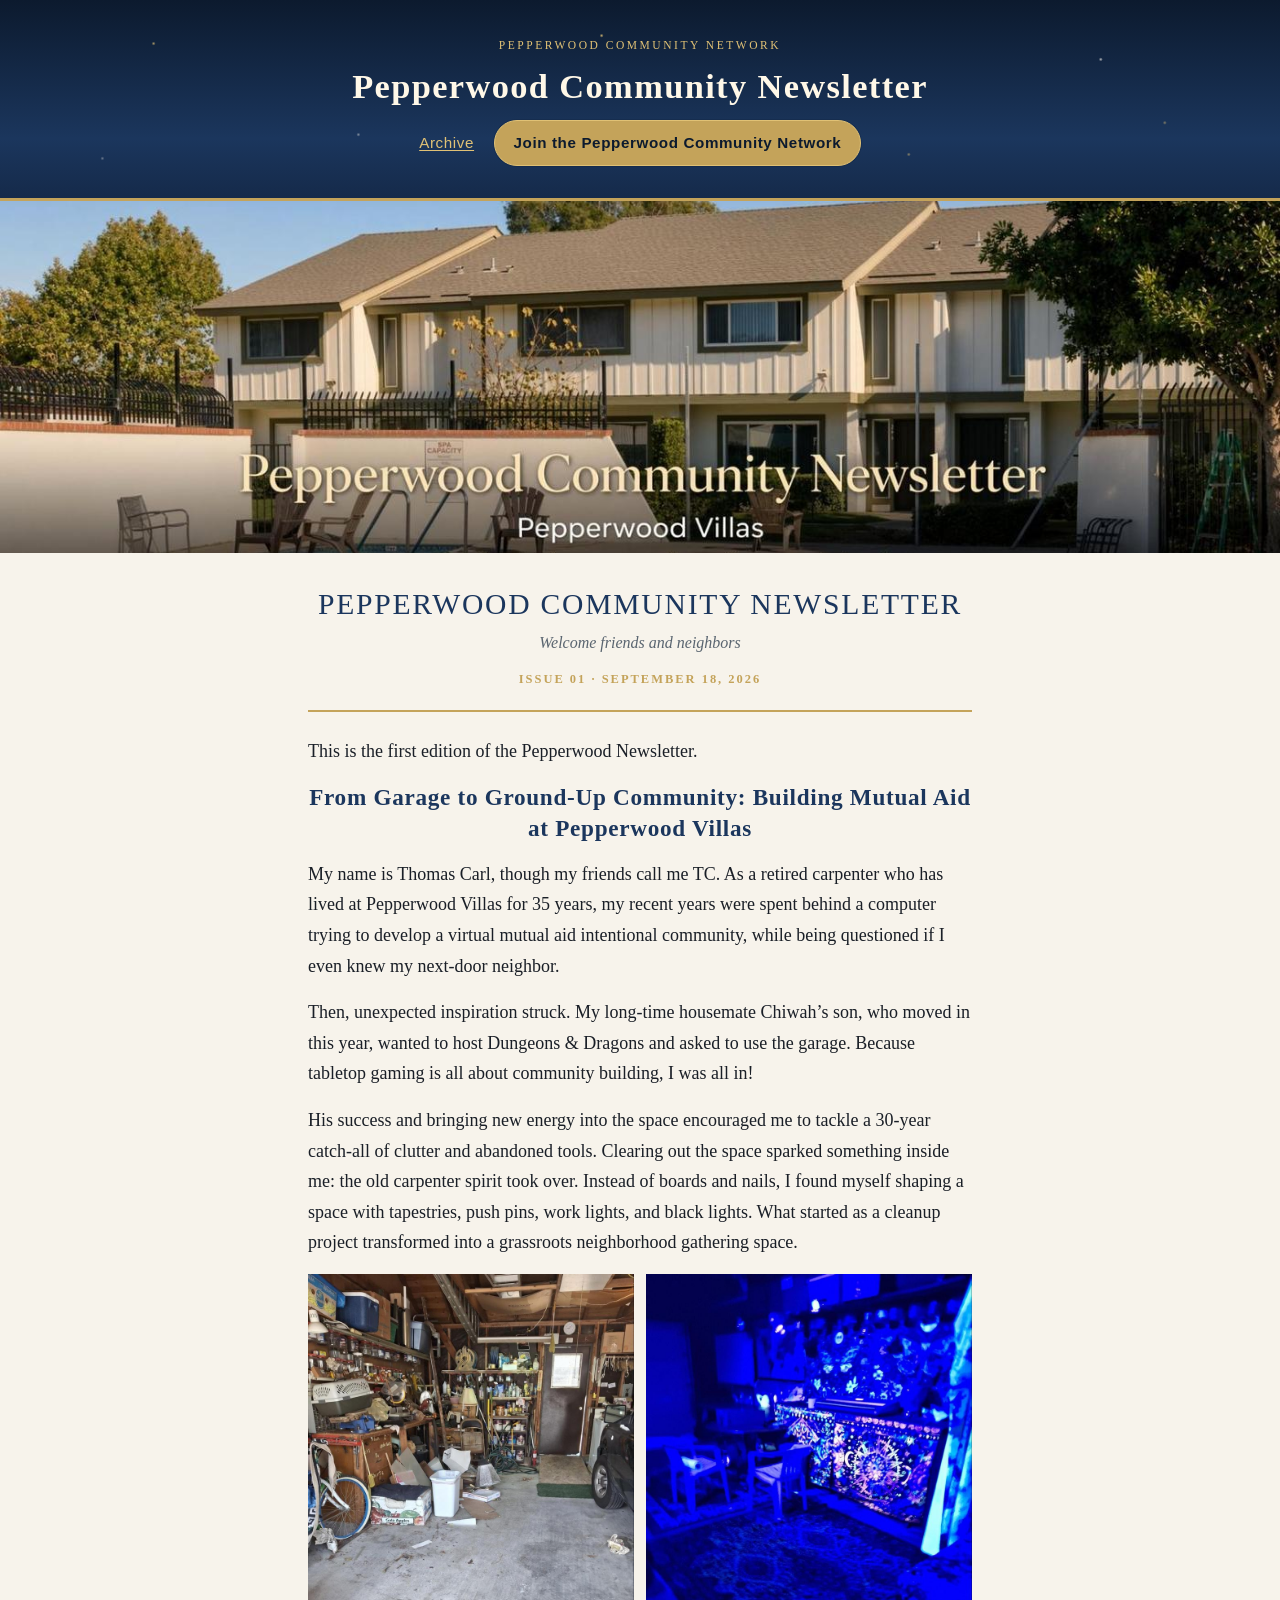
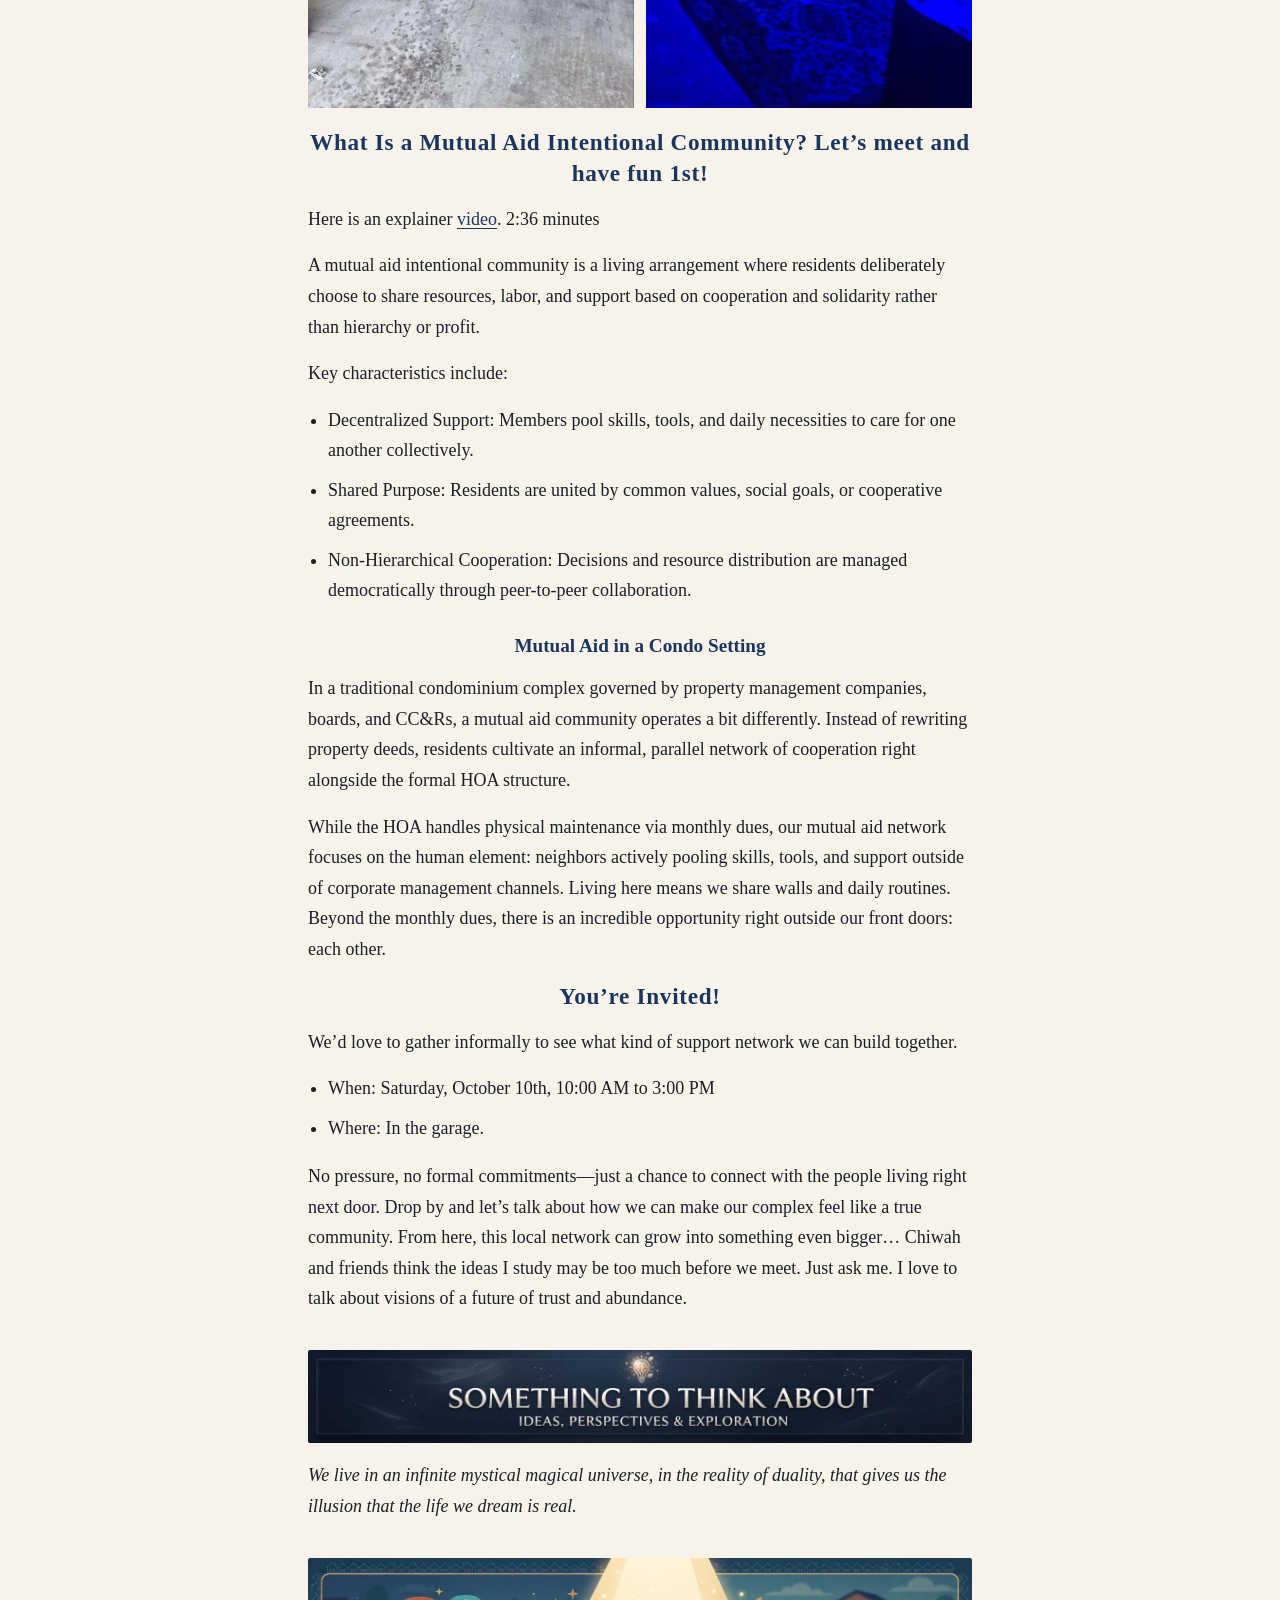
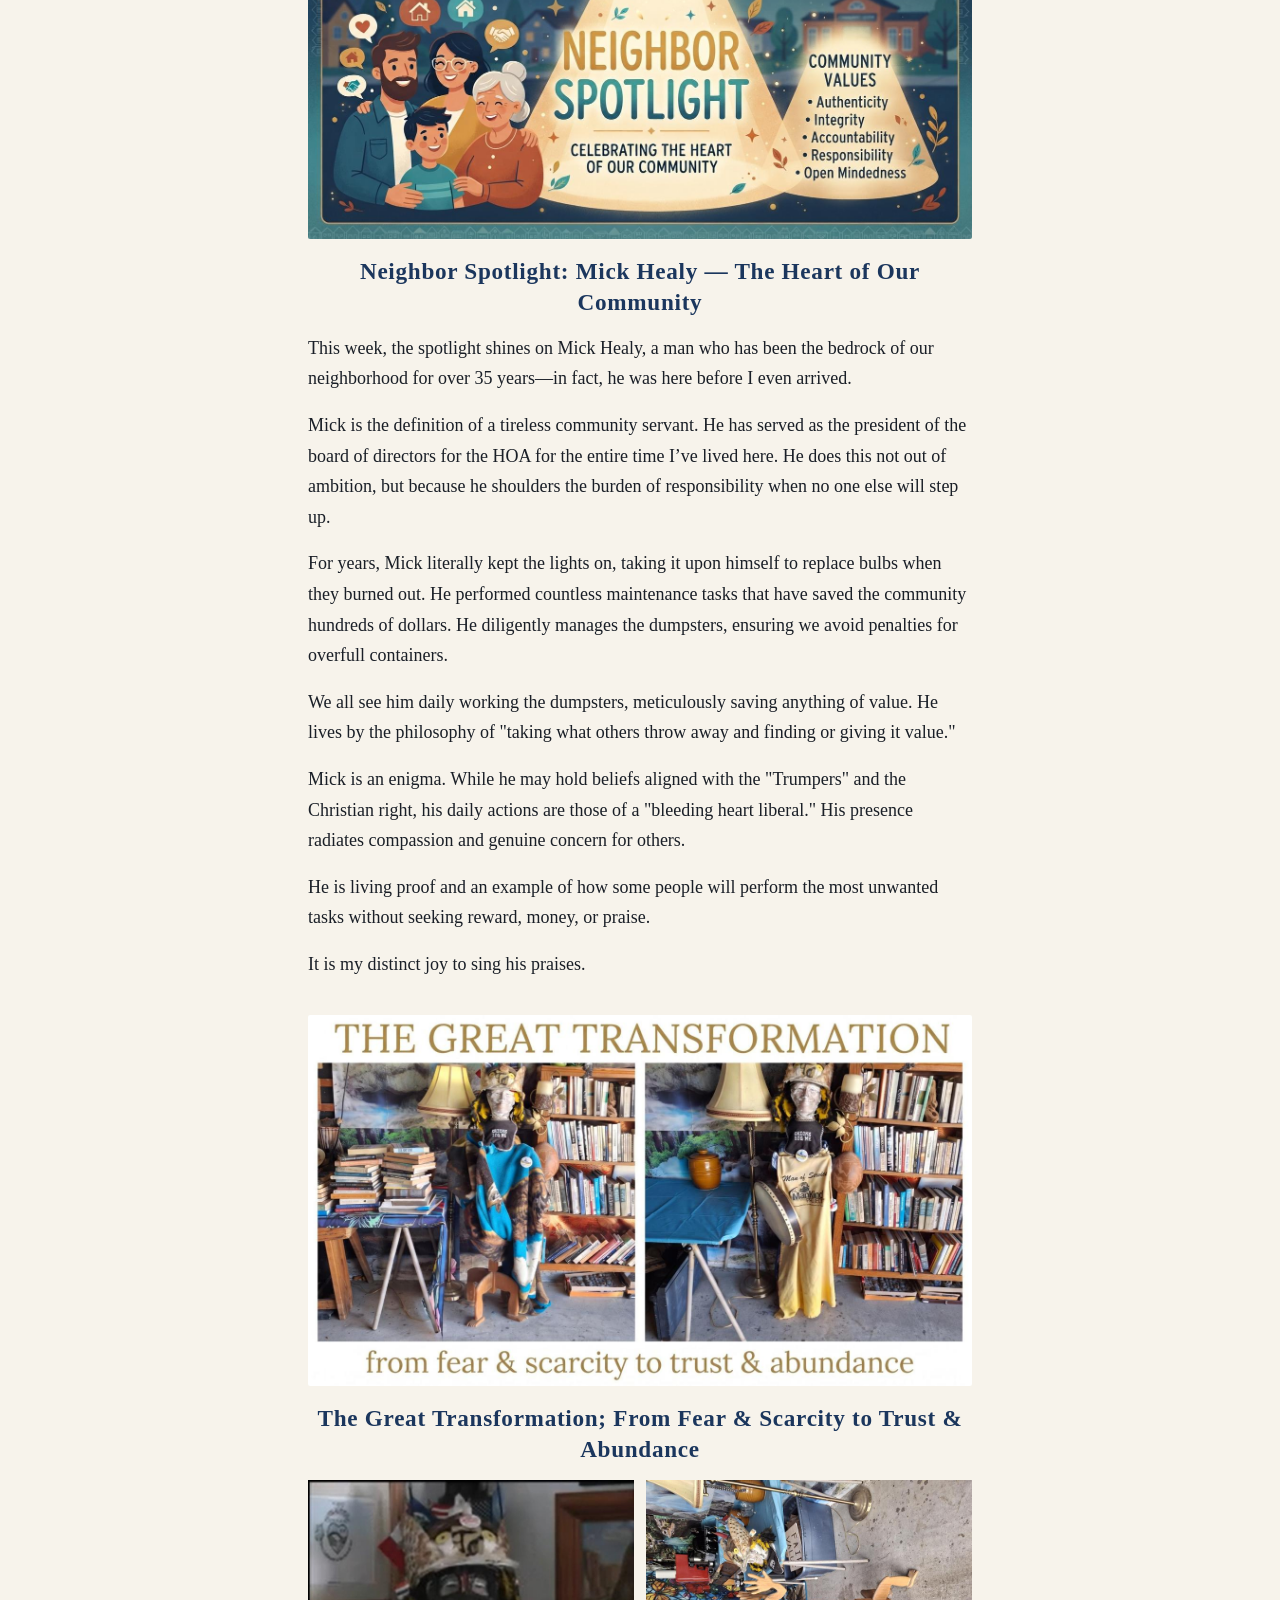
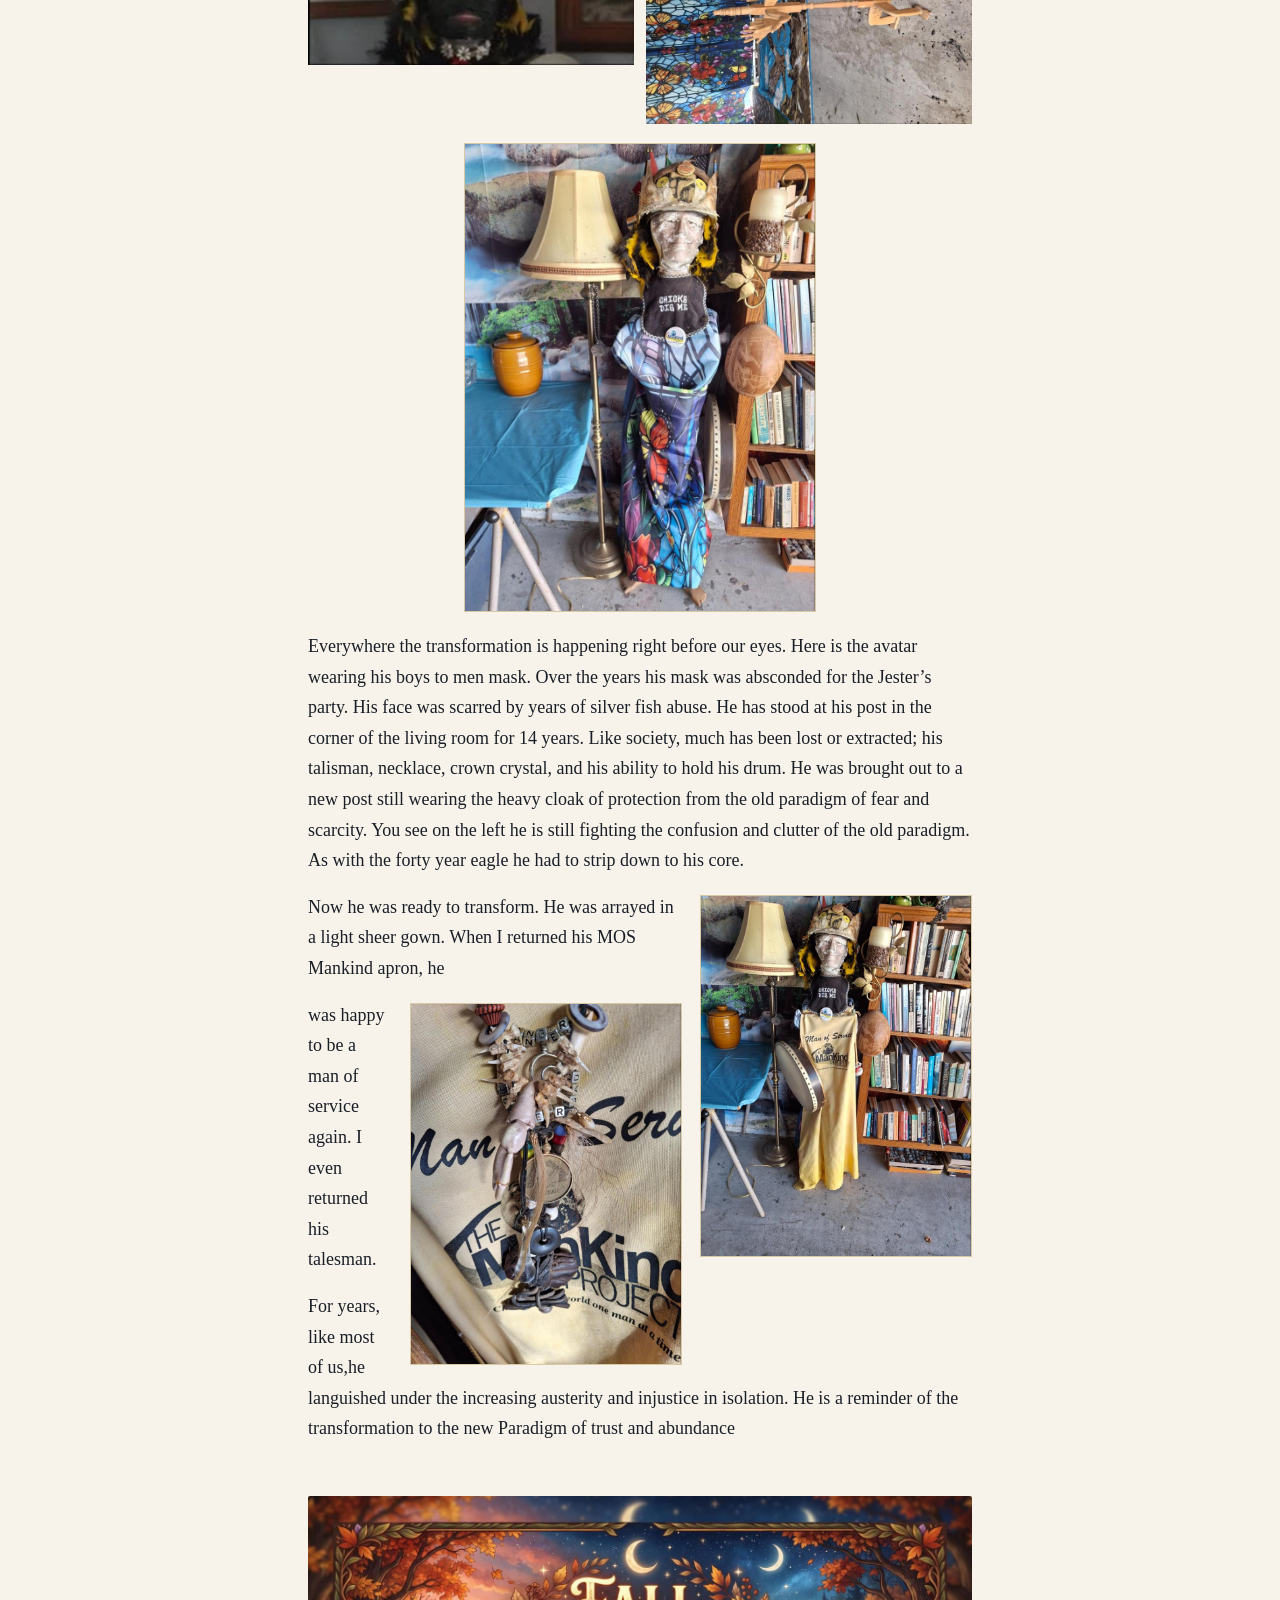
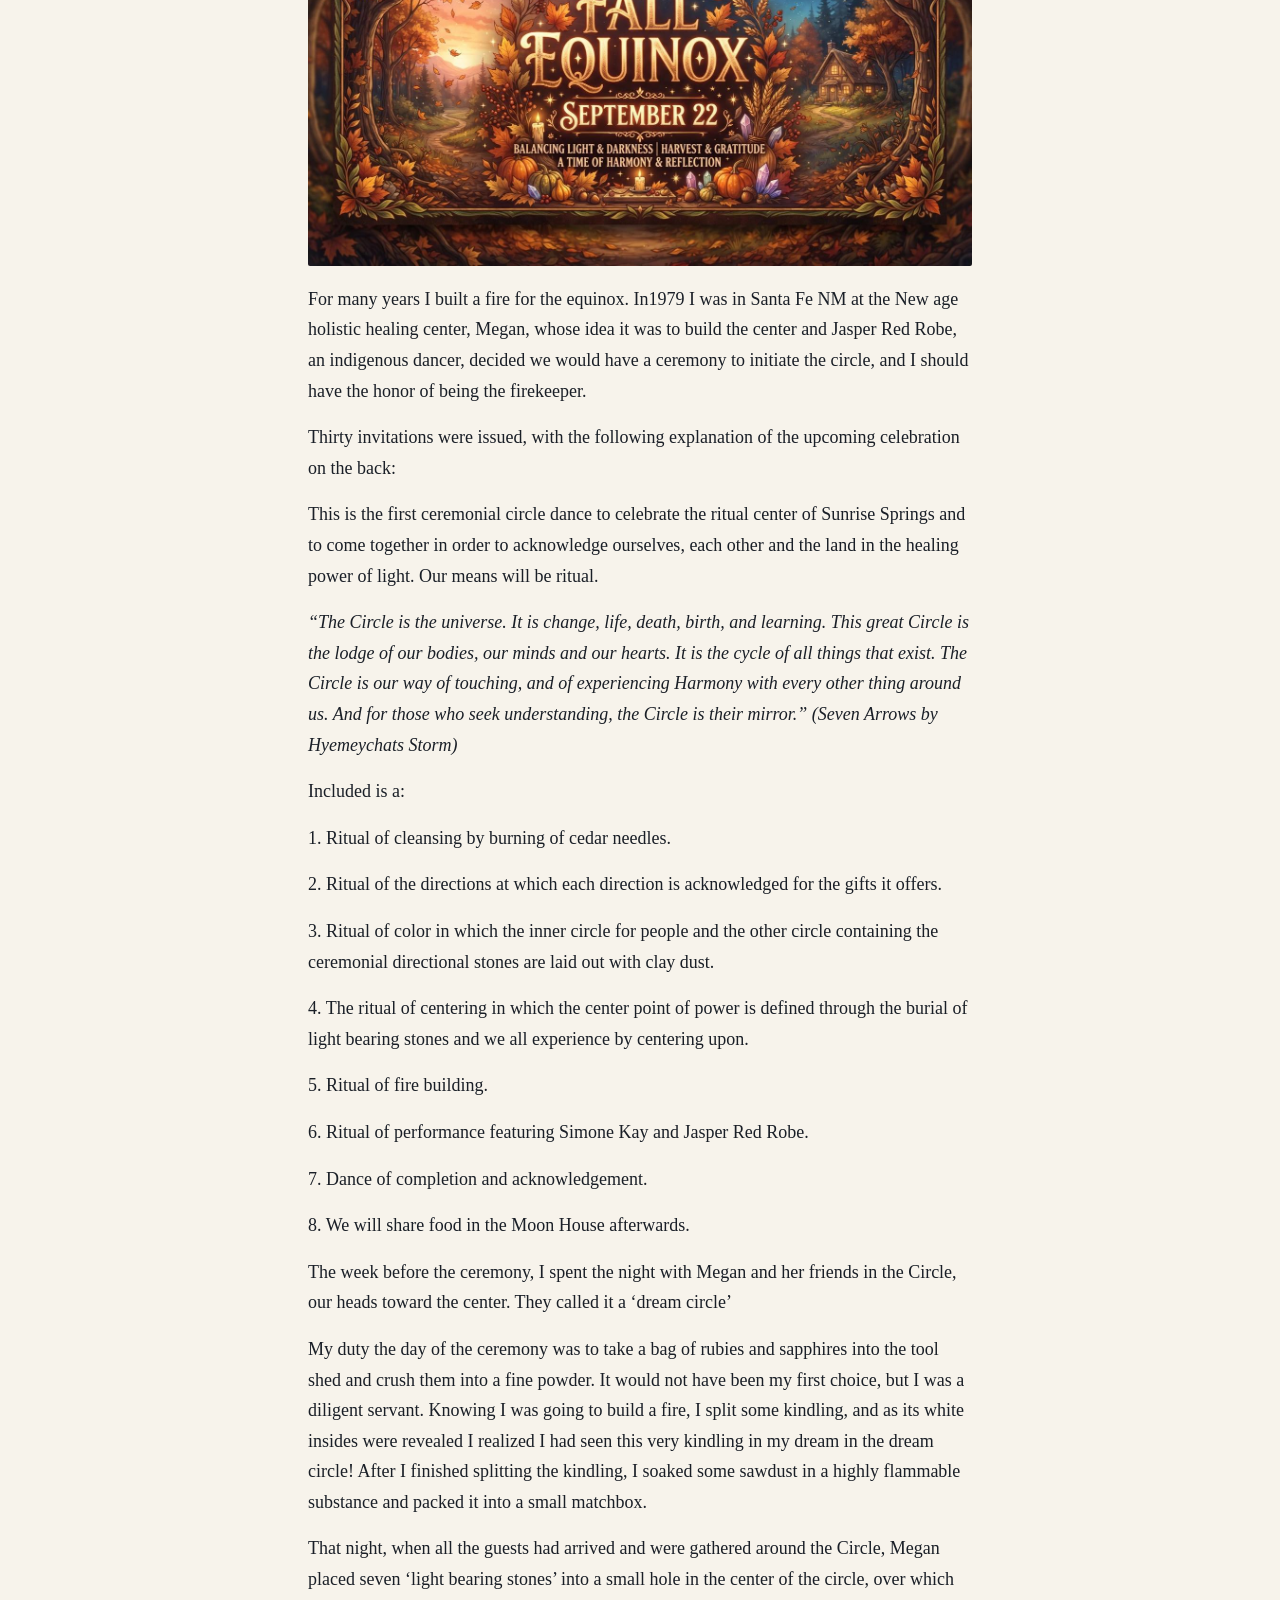
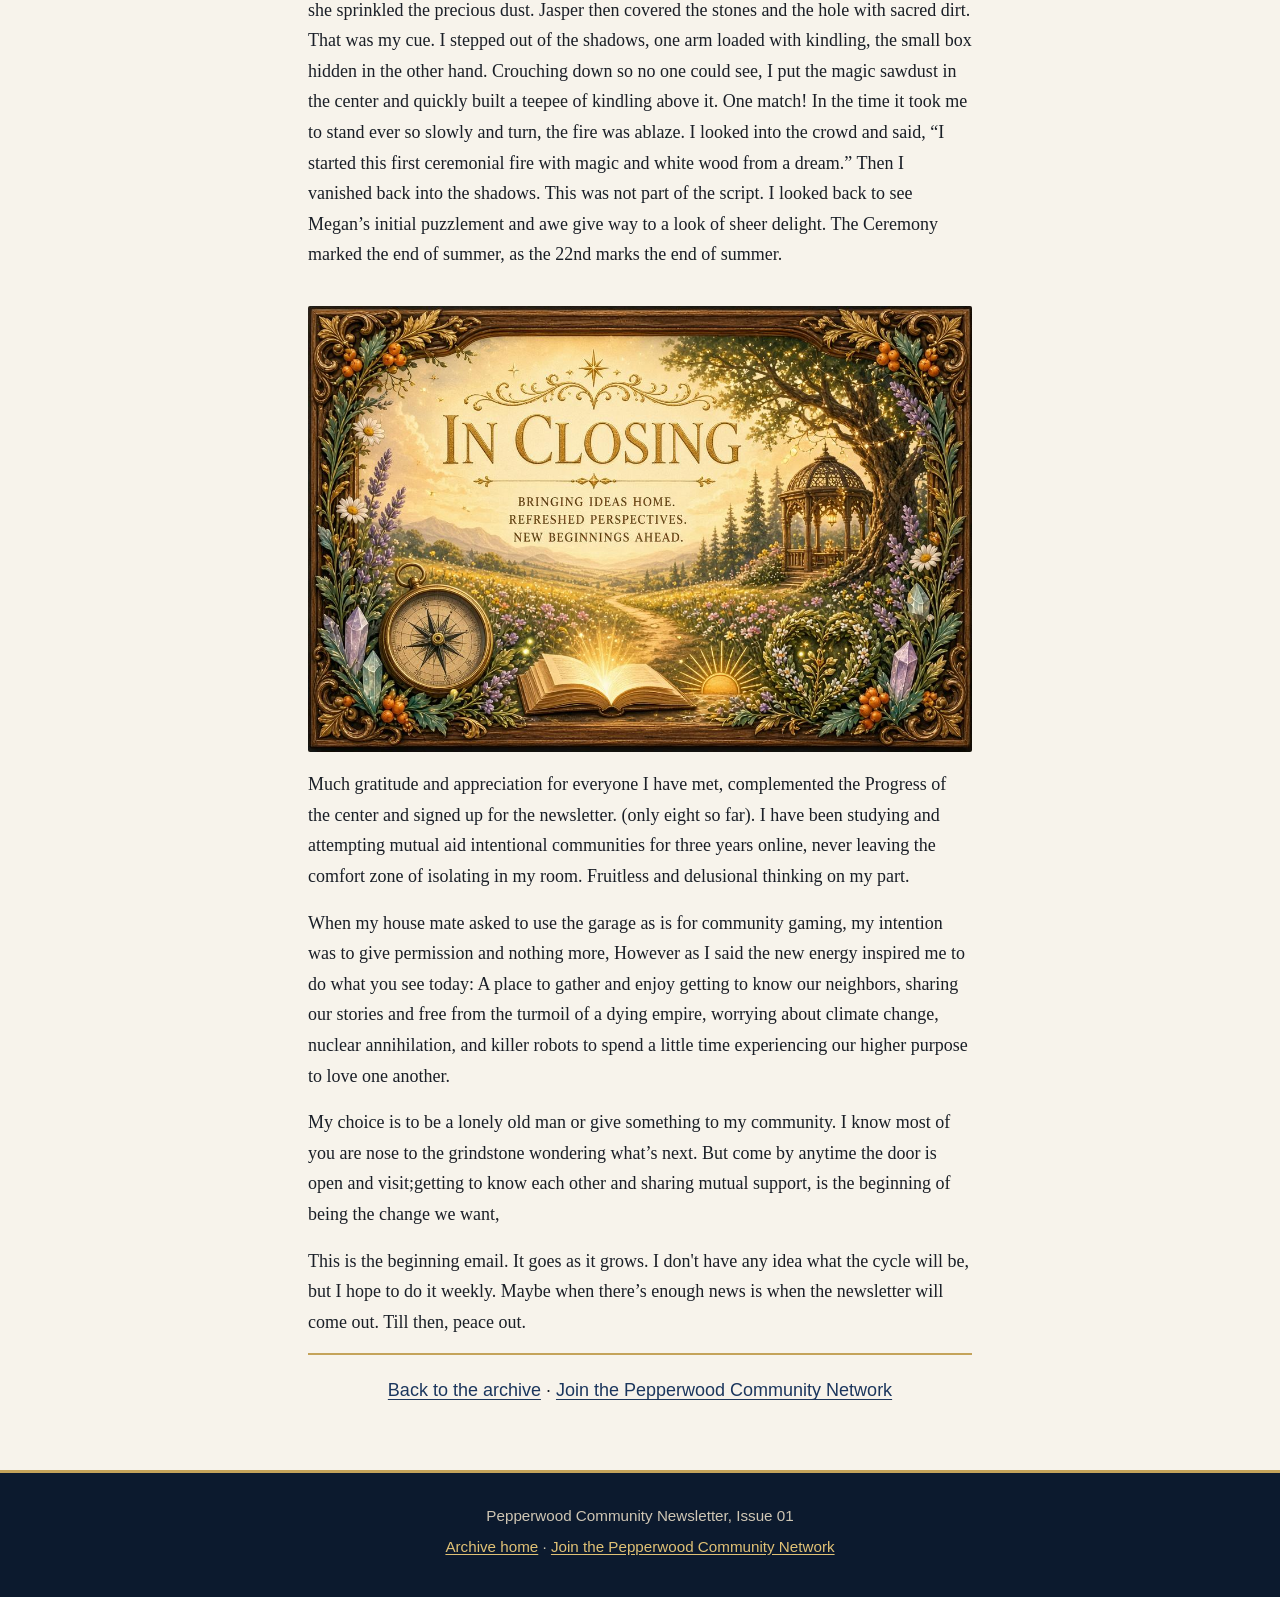
<file: issues/2026-10-10-issue-01.html>
<!DOCTYPE html>
<html lang="en">
<head>
  <meta charset="utf-8">
  <meta name="viewport" content="width=device-width, initial-scale=1">
  <title>Issue 01 moved — Pepperwood Community Newsletter</title>
  <meta http-equiv="refresh" content="0; url=2026-09-18-issue-01.html">
  <link rel="canonical" href="2026-09-18-issue-01.html">
</head>
<body>
  <p>This issue now lives at <a href="2026-09-18-issue-01.html">Issue 01, September 18, 2026</a>.</p>
</body>
</html>
</file>
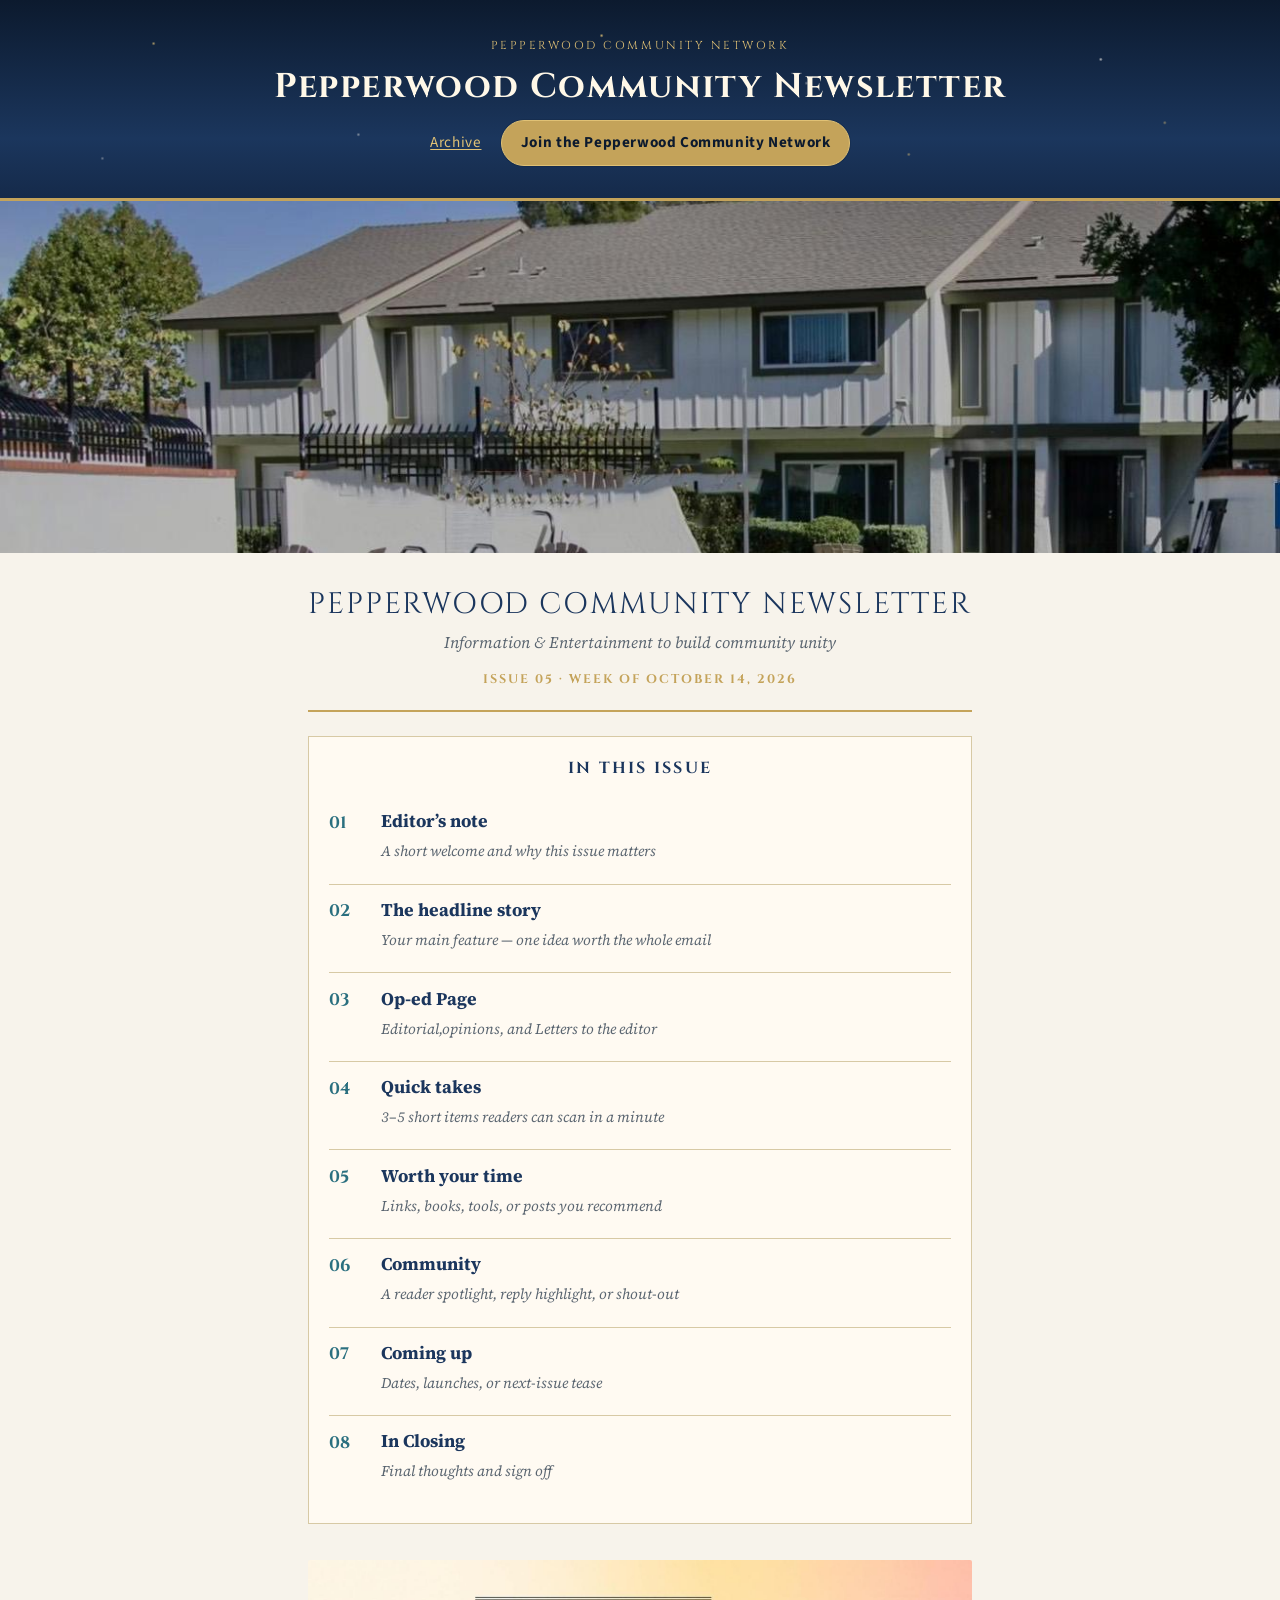
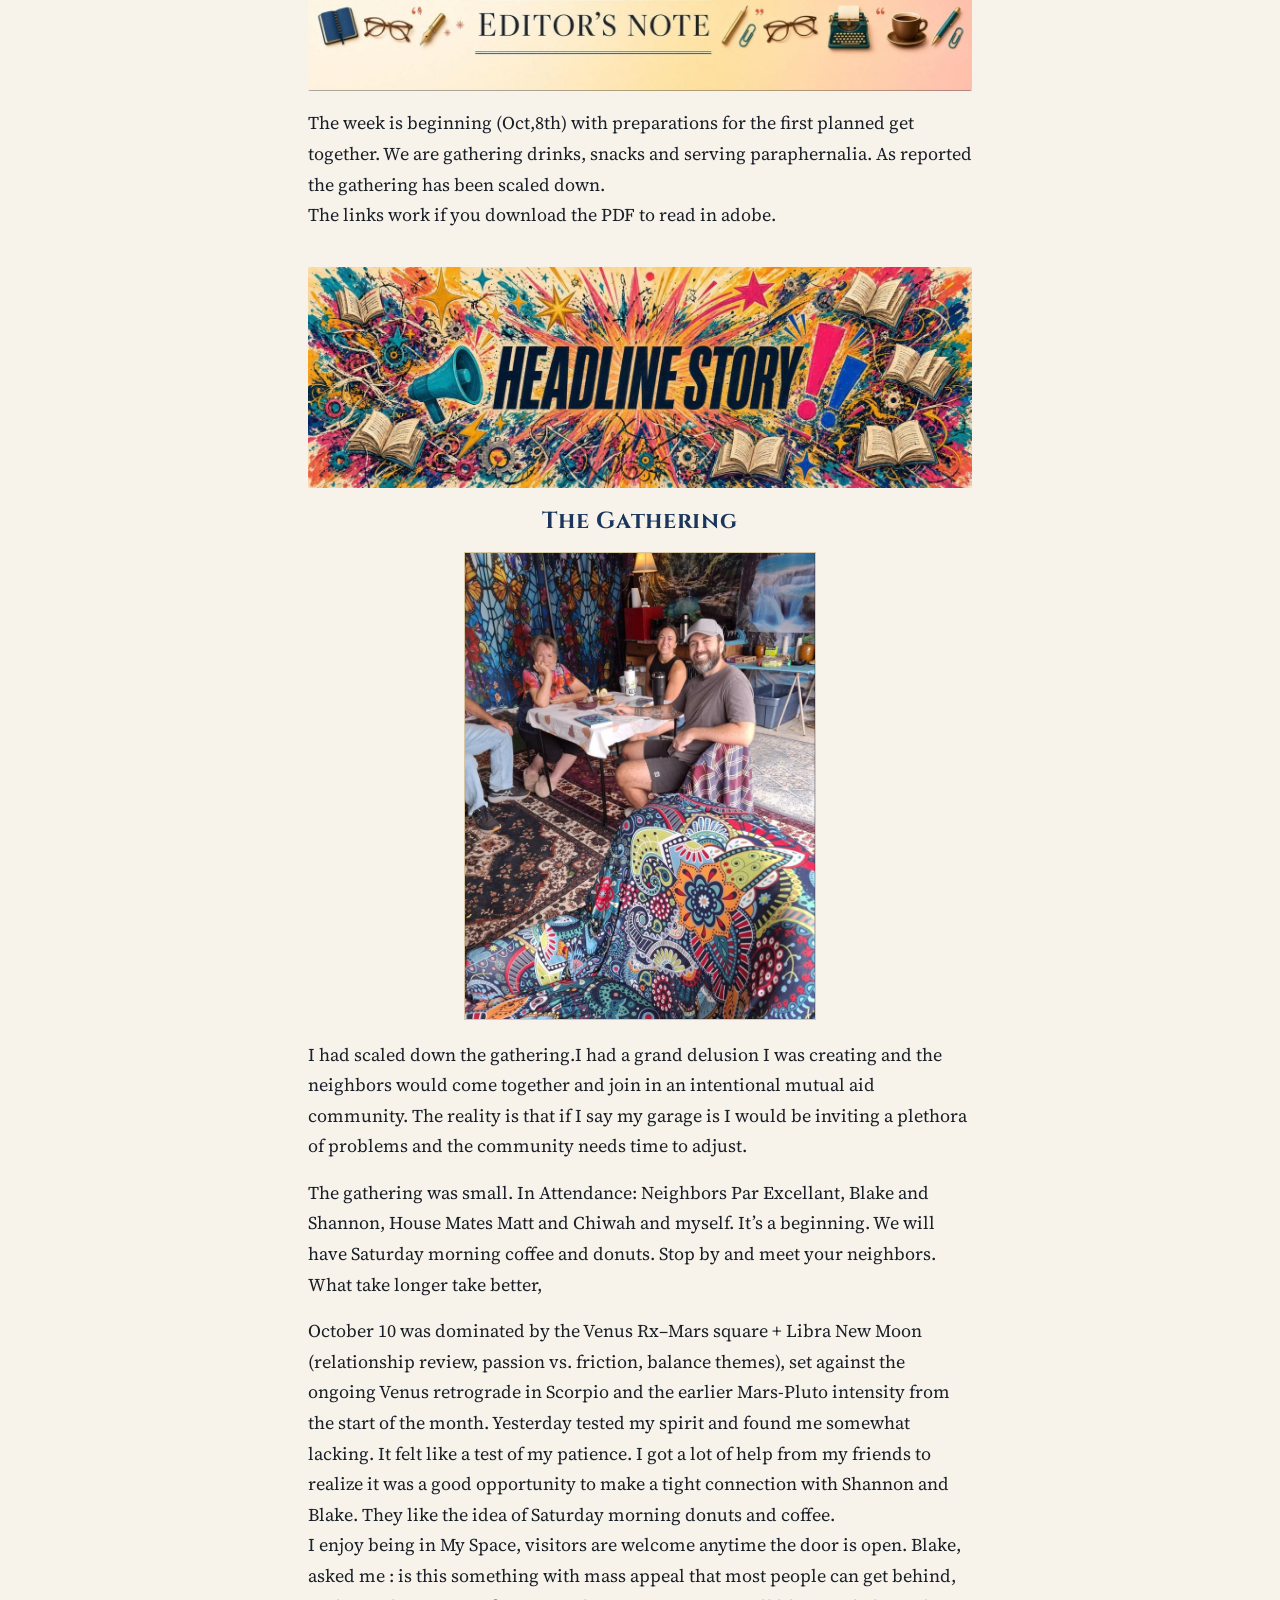
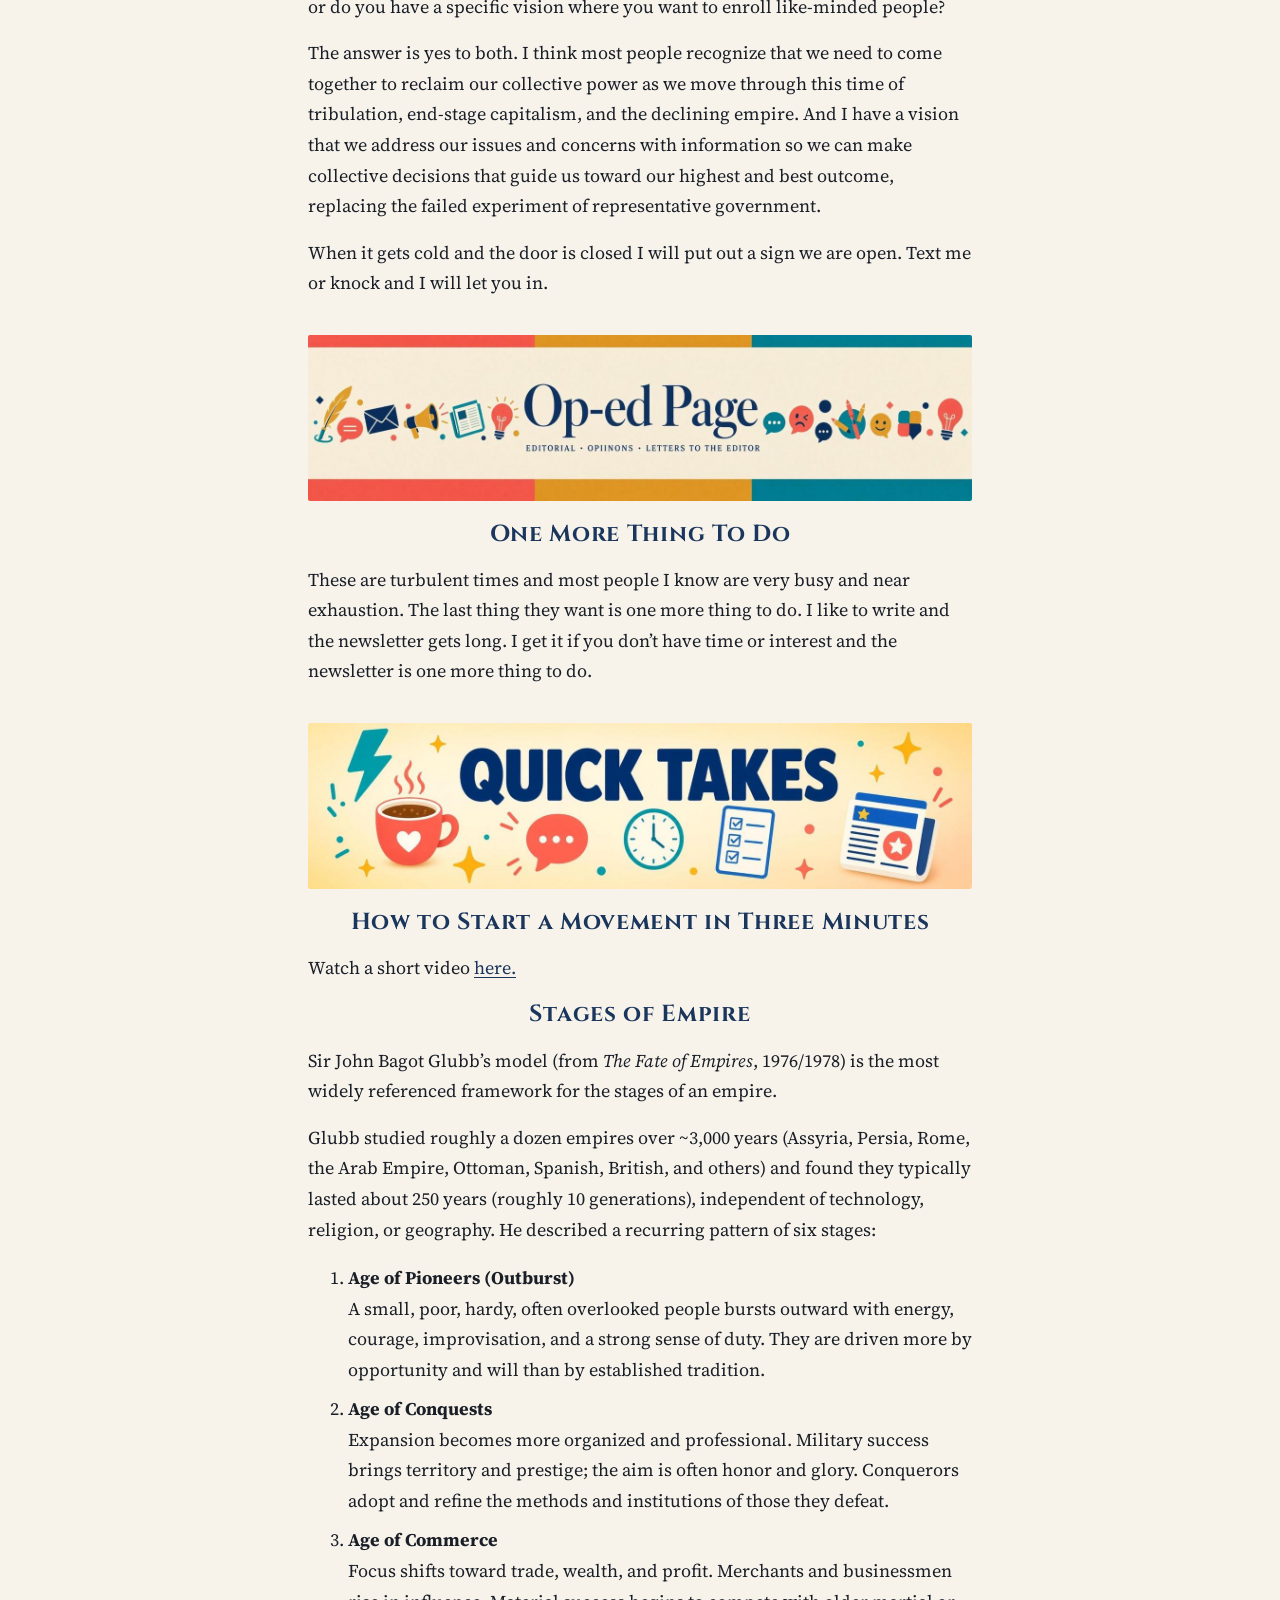
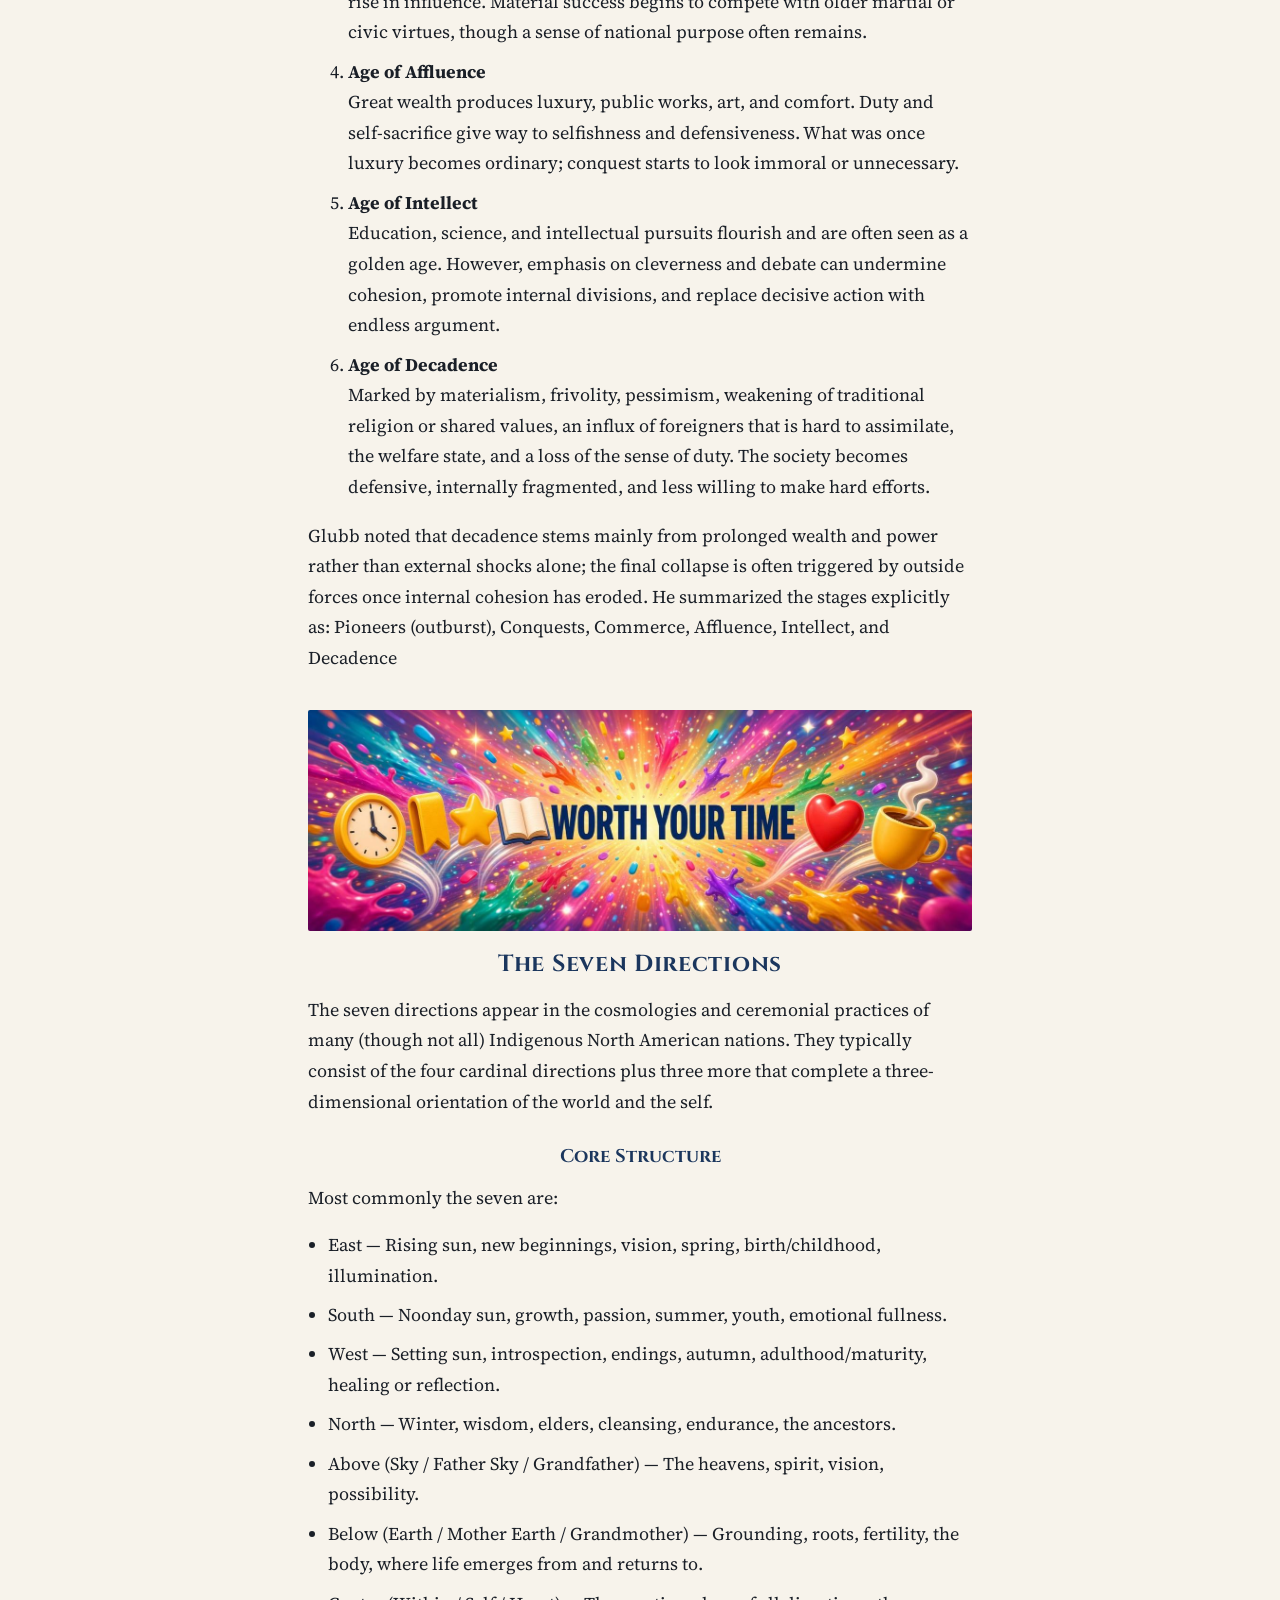
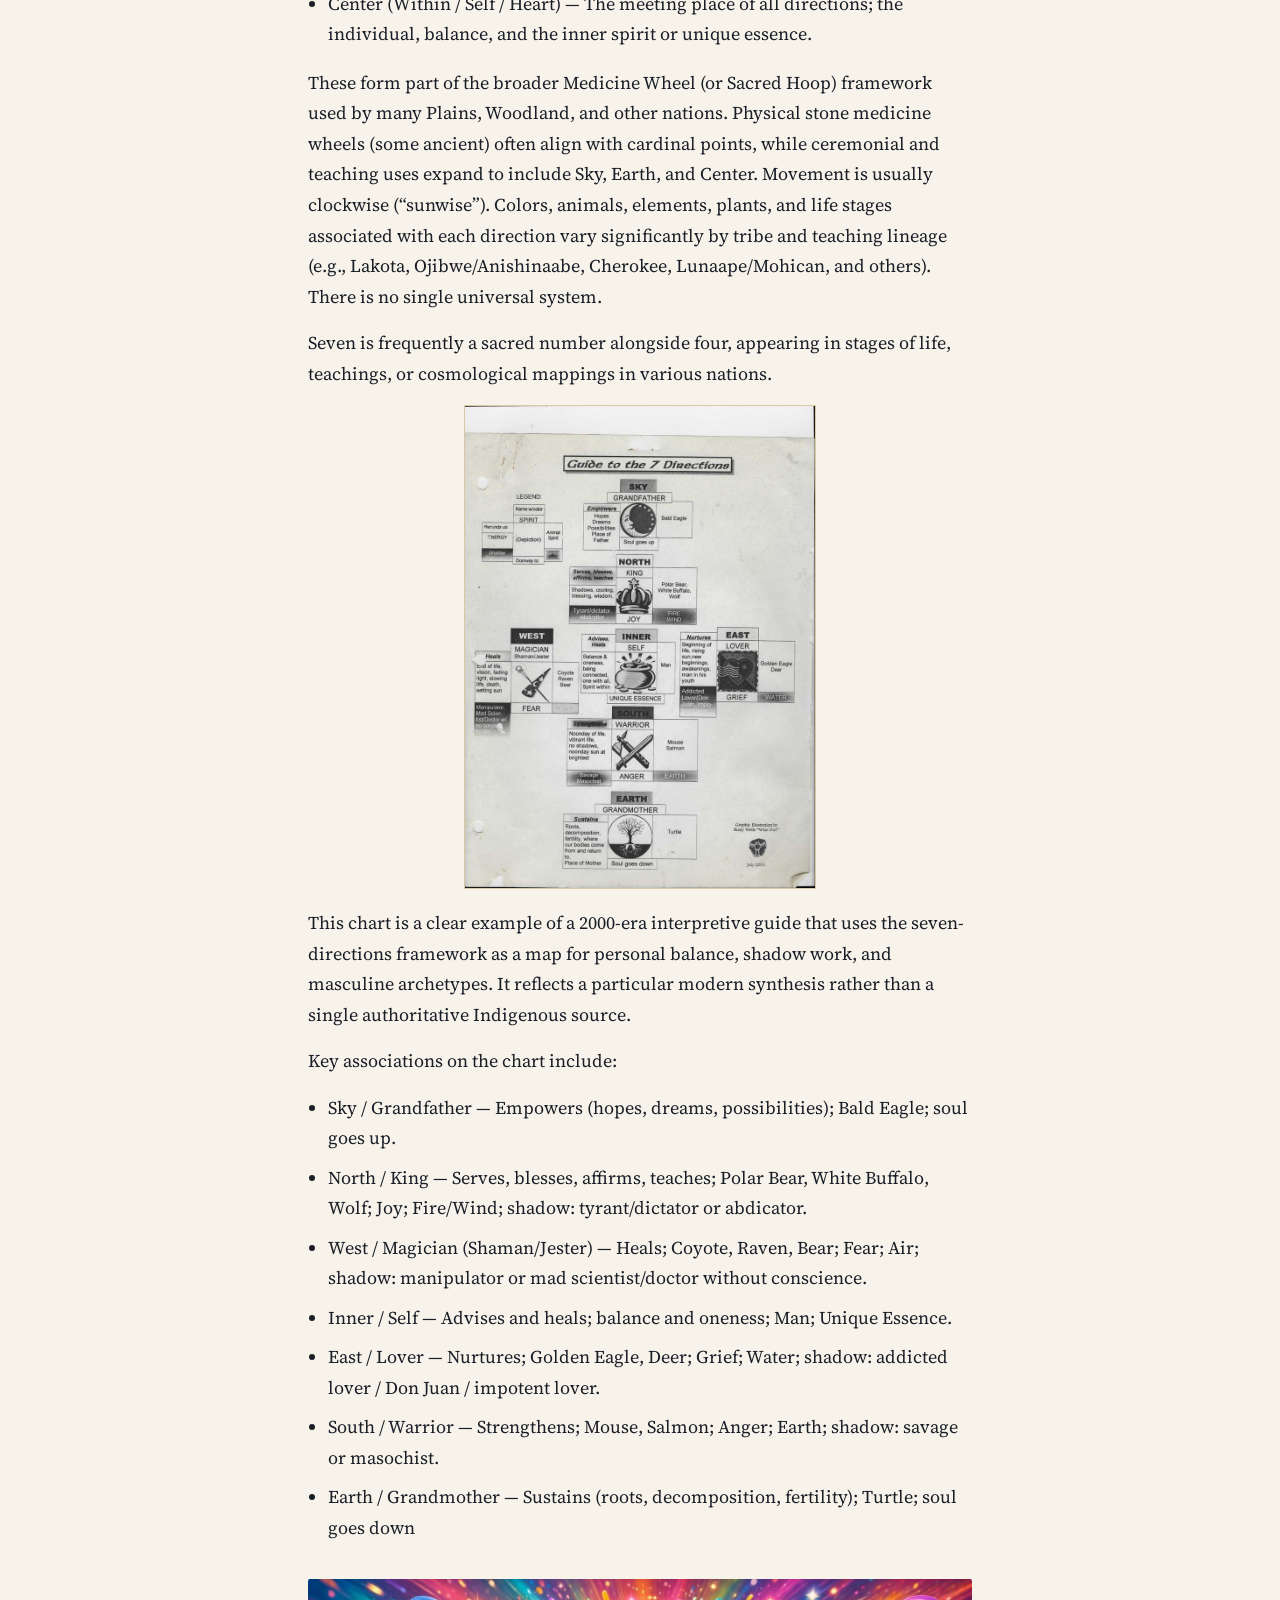
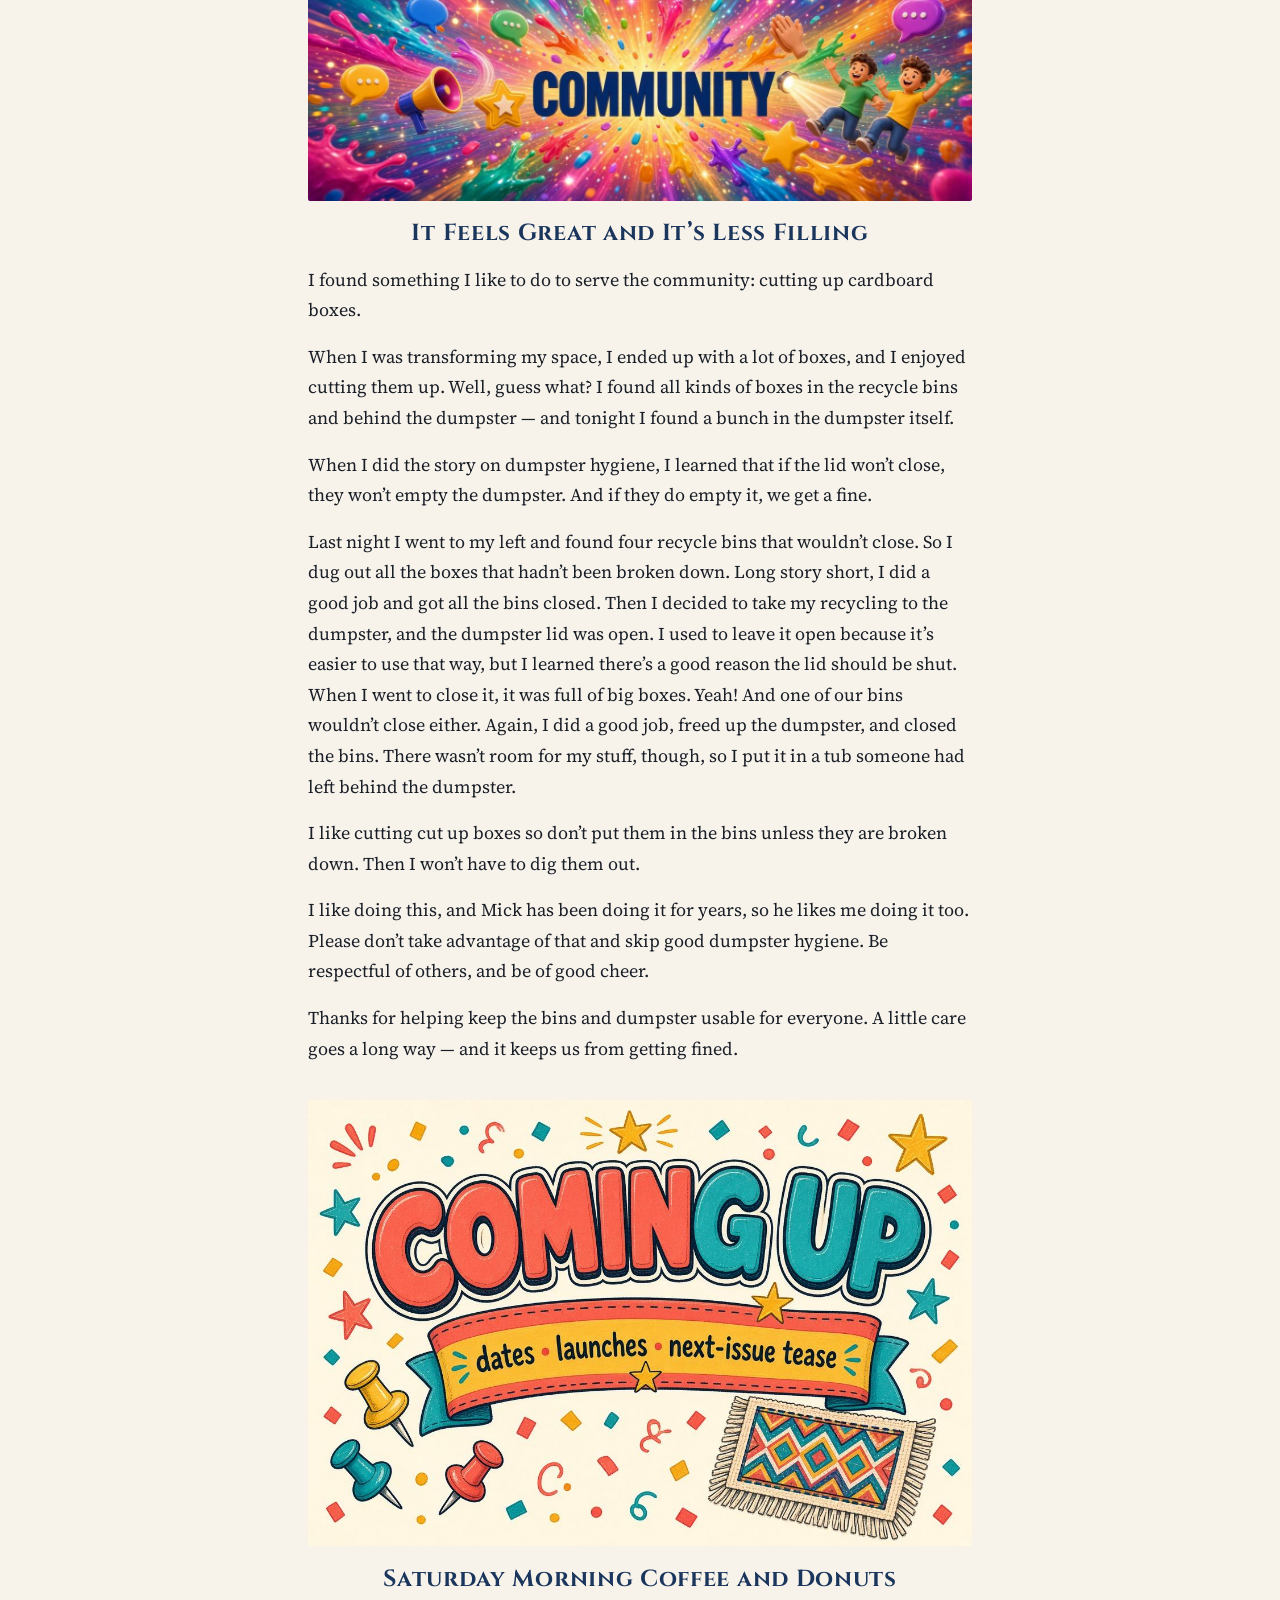
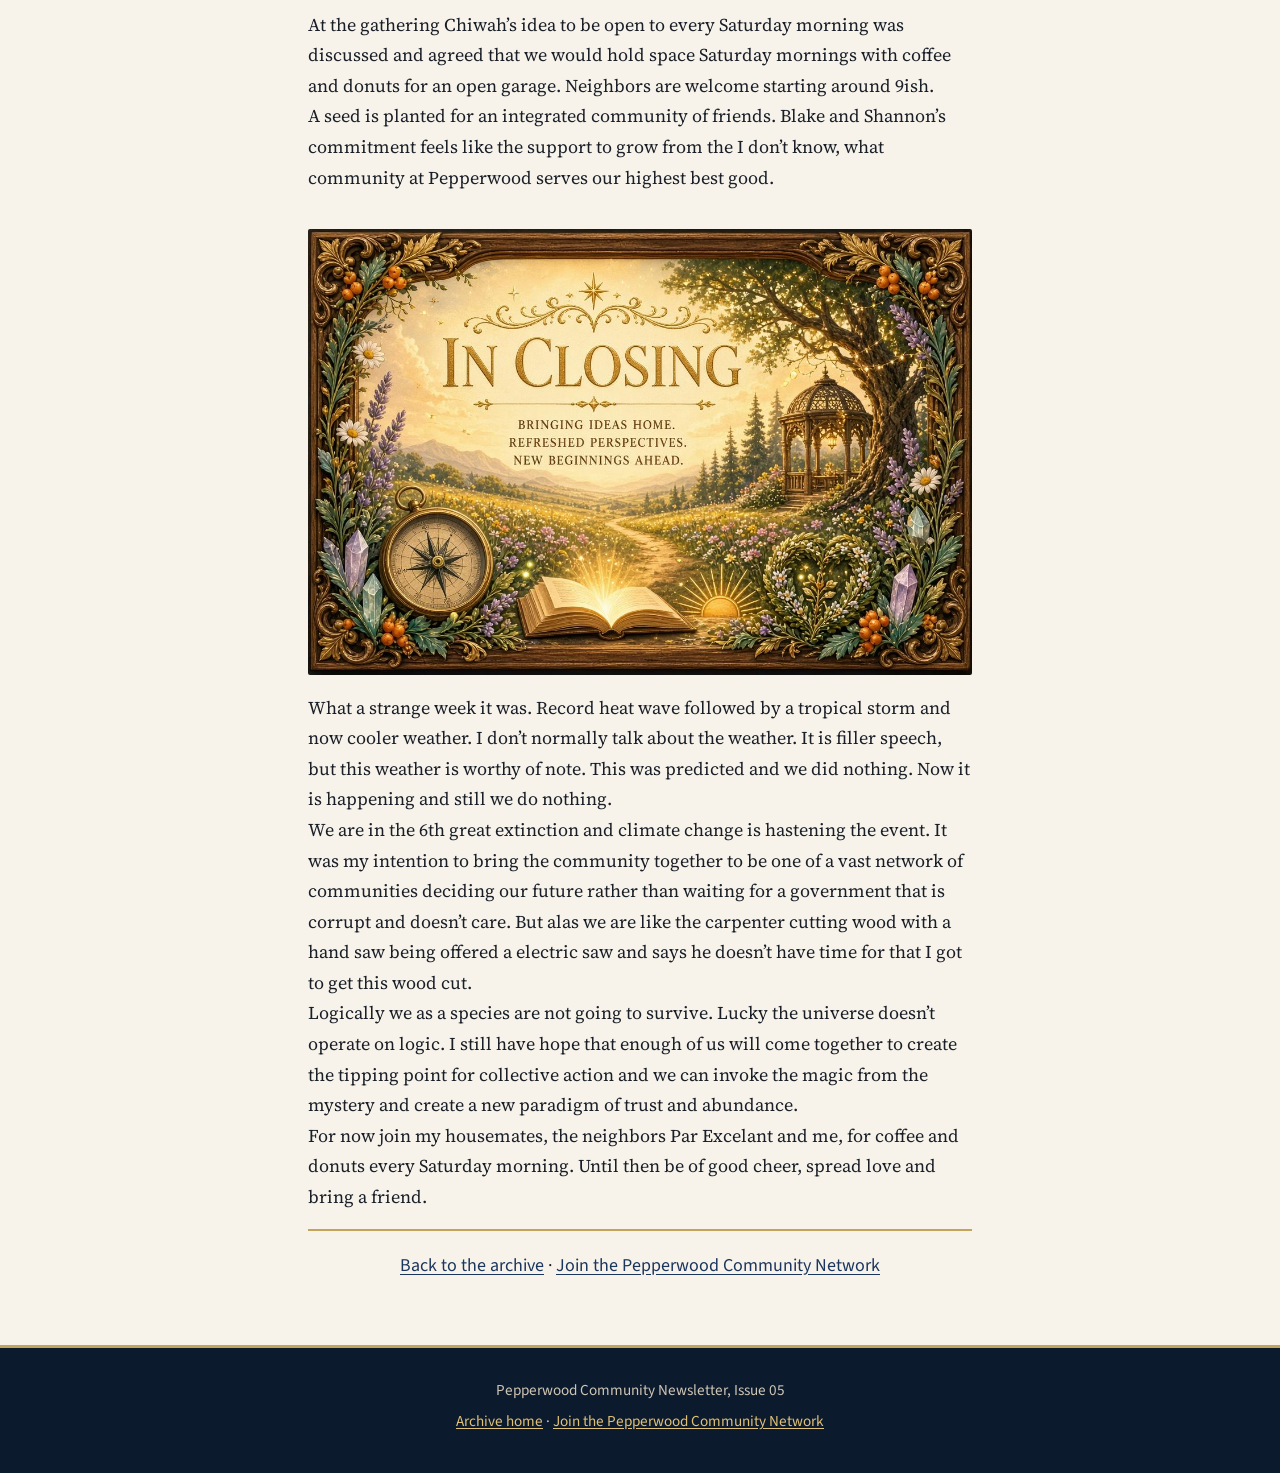
<file: issues/2026-10-14-issue-05.html>
<!DOCTYPE html>
<html lang="en">
<head>
  <meta charset="utf-8">
  <meta name="viewport" content="width=device-width, initial-scale=1">
  <title>Issue 05, Week of October 14, 2026 — Pepperwood Community Newsletter</title>
  <meta name="description" content="Pepperwood Community Newsletter, Issue 05, week of October 14, 2026.">
  <link rel="preconnect" href="https://fonts.googleapis.com">
  <link rel="preconnect" href="https://fonts.gstatic.com" crossorigin>
  <link href="https://fonts.googleapis.com/css2?family=Cinzel:wght@600;700&family=Source+Sans+3:ital,wght@0,400;0,700;1,400&family=Source+Serif+4:ital,wght@0,400;0,600;0,700;1,400;1,600&display=swap" rel="stylesheet">
  <link rel="stylesheet" href="../style.css">
</head>
<body>
  <a class="skip" href="#main">Skip to content</a>
  <header class="site-header">
    <p class="kicker">Pepperwood Community Network</p>
    <h1><a href="../index.html">Pepperwood Community Newsletter</a></h1>
    <nav class="header-nav">
      <a href="../index.html">Archive</a>
      <a class="btn" href="https://form.jotform.com/263144283048052">Join the Pepperwood Community Network</a>
    </nav>
  </header>

  <figure class="masthead-photo">
    <img src="images/i05-image9.jpg" alt="Townhomes in the Pepperwood neighborhood, seen from the pool." width="1312" height="451">
  </figure>

  <main id="main">
    <article class="wrap story">
      <header class="issue-masthead">
        <p class="title">PEPPERWOOD COMMUNITY NEWSLETTER</p>
        <p class="subtitle">Information &amp; Entertainment to build community unity</p>
        <p class="meta">ISSUE 05 · WEEK OF October 14, 2026</p>
      </header>

      <nav class="toc" aria-label="In this issue">
        <h2>In this issue</h2>
        <ol>
          <li>
            <span class="num">01</span>
            <div>
              <a href="#editors-note">Editor’s note</a>
              <span class="blurb">A short welcome and why this issue matters</span>
            </div>
          </li>
          <li>
            <span class="num">02</span>
            <div>
              <a href="#headline-story">The headline story</a>
              <span class="blurb">Your main feature — one idea worth the whole email</span>
            </div>
          </li>
          <li>
            <span class="num">03</span>
            <div>
              <a href="#op-ed">Op-ed Page</a>
              <span class="blurb">Editorial,opinions, and Letters to the editor</span>
            </div>
          </li>
          <li>
            <span class="num">04</span>
            <div>
              <a href="#quick-takes">Quick takes</a>
              <span class="blurb">3–5 short items readers can scan in a minute</span>
            </div>
          </li>
          <li>
            <span class="num">05</span>
            <div>
              <a href="#worth-your-time">Worth your time</a>
              <span class="blurb">Links, books, tools, or posts you recommend</span>
            </div>
          </li>
          <li>
            <span class="num">06</span>
            <div>
              <a href="#community">Community</a>
              <span class="blurb">A reader spotlight, reply highlight, or shout-out</span>
            </div>
          </li>
          <li>
            <span class="num">07</span>
            <div>
              <a href="#coming-up">Coming up</a>
              <span class="blurb">Dates, launches, or next-issue tease</span>
            </div>
          </li>
          <li>
            <span class="num">08</span>
            <div>
              <a href="#in-closing">In Closing</a>
              <span class="blurb">Final thoughts and  sign off</span>
            </div>
          </li>
        </ol>
      </nav>

      <section id="editors-note">
        <figure class="banner">
          <img src="images/i05-image3.jpg" alt="Editor’s Note" width="1400" height="276">
        </figure>
        <p>The week is beginning (Oct,8th) with preparations for the first planned get together. We are gathering drinks, snacks and serving paraphernalia. As reported the gathering has been scaled down.<br>
        The links work if you download the PDF to read in adobe.</p>
      </section>

      <section id="headline-story">
        <figure class="banner">
          <img src="images/i05-image4.jpg" alt="Headline Story" width="1400" height="467">
        </figure>
        <h2 class="section-title">The Gathering</h2>
        <figure class="poster">
          <img src="images/i05-image6.jpg" alt="Neighbors sitting together around a table in the garage gathering space." width="800" height="1066">
        </figure>
        <p>I had scaled down the gathering.I had a grand delusion I was creating and the neighbors would come together and join in an intentional mutual aid community. The reality is that if I say my garage is I would be inviting a plethora of problems and the community needs time to adjust.</p>
        <p>The gathering was small. In Attendance: Neighbors Par Excellant, Blake and Shannon, House Mates Matt and Chiwah and myself. It’s a beginning. We will have Saturday morning coffee and donuts. Stop by and meet your neighbors. What take longer take better,</p>
        <p>October 10 was dominated by the Venus Rx–Mars square + Libra New Moon (relationship review, passion vs. friction, balance themes), set against the ongoing Venus retrograde in Scorpio and the earlier Mars-Pluto intensity from the start of the month. Yesterday tested my spirit and found me somewhat lacking. It felt like a test of my patience. I got a lot of help from my friends to realize it was a good opportunity to make a tight connection with Shannon and Blake. They like the idea of Saturday morning donuts and coffee.<br>
        I enjoy being in My Space, visitors are welcome anytime the door is open. Blake, asked me : is this something with mass appeal that most people can get behind, or do you have a specific vision where you want to enroll like-minded people?</p>
        <p>The answer is yes to both. I think most people recognize that we need to come together to reclaim our collective power as we move through this time of tribulation, end-stage capitalism, and the declining empire. And I have a vision that we address our issues and concerns with information so we can make collective decisions that guide us toward our highest and best outcome, replacing the failed experiment of representative government.</p>
        <p>When it gets cold and the door is closed I will put out a sign we are open. Text me or knock and I will let you in.</p>
      </section>

      <section id="op-ed">
        <figure class="banner">
          <img src="images/i05-image2.jpg" alt="Op-ed Page" width="1400" height="350">
        </figure>
        <h2 class="section-title">One More Thing To Do</h2>
        <p>These are turbulent times and most people I know are very busy and near exhaustion. The last thing they want is one more thing to do. I like to write and the newsletter gets long. I get it if you don’t have time or interest and the newsletter is one more thing to do.</p>
      </section>

      <section id="quick-takes">
        <figure class="banner">
          <img src="images/i05-image1.jpg" alt="Quick Takes" width="1400" height="350">
        </figure>
        <h2 class="section-title">How to Start a Movement in Three Minutes</h2>
        <p>Watch a short video <a href="https://youtu.be/lbaemWIljeQ">here.</a></p>
        <h2 class="section-title">Stages of Empire</h2>
        <p>Sir John Bagot Glubb’s model (from <cite>The Fate of Empires</cite>, 1976/1978) is the most widely referenced framework for the stages of an empire.</p>
        <p>Glubb studied roughly a dozen empires over ~3,000 years (Assyria, Persia, Rome, the Arab Empire, Ottoman, Spanish, British, and others) and found they typically lasted about 250 years (roughly 10 generations), independent of technology, religion, or geography. He described a recurring pattern of six stages:</p>
        <ol>
          <li><strong>Age of Pioneers (Outburst)</strong><br>
          A small, poor, hardy, often overlooked people bursts outward with energy, courage, improvisation, and a strong sense of duty. They are driven more by opportunity and will than by established tradition.</li>
          <li><strong>Age of Conquests</strong><br>
          Expansion becomes more organized and professional. Military success brings territory and prestige; the aim is often honor and glory. Conquerors adopt and refine the methods and institutions of those they defeat.</li>
          <li><strong>Age of Commerce</strong><br>
          Focus shifts toward trade, wealth, and profit. Merchants and businessmen rise in influence. Material success begins to compete with older martial or civic virtues, though a sense of national purpose often remains.</li>
          <li><strong>Age of Affluence</strong><br>
          Great wealth produces luxury, public works, art, and comfort. Duty and self-sacrifice give way to selfishness and defensiveness. What was once luxury becomes ordinary; conquest starts to look immoral or unnecessary.</li>
          <li><strong>Age of Intellect</strong><br>
          Education, science, and intellectual pursuits flourish and are often seen as a golden age. However, emphasis on cleverness and debate can undermine cohesion, promote internal divisions, and replace decisive action with endless argument.</li>
          <li><strong>Age of Decadence</strong><br>
          Marked by materialism, frivolity, pessimism, weakening of traditional religion or shared values, an influx of foreigners that is hard to assimilate, the welfare state, and a loss of the sense of duty. The society becomes defensive, internally fragmented, and less willing to make hard efforts.</li>
        </ol>
        <p>Glubb noted that decadence stems mainly from prolonged wealth and power rather than external shocks alone; the final collapse is often triggered by outside forces once internal cohesion has eroded. He summarized the stages explicitly as: Pioneers (outburst), Conquests, Commerce, Affluence, Intellect, and Decadence</p>
      </section>

      <section id="worth-your-time">
        <figure class="banner">
          <img src="images/i05-image5.jpg" alt="Worth Your Time" width="1400" height="467">
        </figure>
        <h2 class="section-title">The Seven Directions</h2>
        <p>The seven directions appear in the cosmologies and ceremonial practices of many (though not all) Indigenous North American nations. They typically consist of the four cardinal directions plus three more that complete a three-dimensional orientation of the world and the self.</p>
        <h3 class="subhead">Core Structure</h3>
        <p>Most commonly the seven are:</p>
        <ul>
          <li>East — Rising sun, new beginnings, vision, spring, birth/childhood, illumination.</li>
          <li>South — Noonday sun, growth, passion, summer, youth, emotional fullness.</li>
          <li>West — Setting sun, introspection, endings, autumn, adulthood/maturity, healing or reflection.</li>
          <li>North — Winter, wisdom, elders, cleansing, endurance, the ancestors.</li>
          <li>Above (Sky / Father Sky / Grandfather) — The heavens, spirit, vision, possibility.</li>
          <li>Below (Earth / Mother Earth / Grandmother) — Grounding, roots, fertility, the body, where life emerges from and returns to.</li>
          <li>Center (Within / Self / Heart) — The meeting place of all directions; the individual, balance, and the inner spirit or unique essence.</li>
        </ul>
        <p>These form part of the broader Medicine Wheel (or Sacred Hoop) framework used by many Plains, Woodland, and other nations. Physical stone medicine wheels (some ancient) often align with cardinal points, while ceremonial and teaching uses expand to include Sky, Earth, and Center. Movement is usually clockwise (“sunwise”). Colors, animals, elements, plants, and life stages associated with each direction vary significantly by tribe and teaching lineage (e.g., Lakota, Ojibwe/Anishinaabe, Cherokee, Lunaape/Mohican, and others). There is no single universal system.</p>
        <p>Seven is frequently a sacred number alongside four, appearing in stages of life, teachings, or cosmological mappings in various nations.</p>
        <figure class="poster">
          <img src="images/i05-image10.jpg" alt="A July 2000 chart titled Guide to the 7 Directions, mapping Sky, the four cardinal directions, Inner Self, and Earth to archetypes and shadows." width="800" height="1100">
        </figure>
        <p>This chart is a clear example of a 2000-era interpretive guide that uses the seven-directions framework as a map for personal balance, shadow work, and masculine archetypes. It reflects a particular modern synthesis rather than a single authoritative Indigenous source.</p>
        <p>Key associations on the chart include:</p>
        <ul>
          <li>Sky / Grandfather — Empowers (hopes, dreams, possibilities); Bald Eagle; soul goes up.</li>
          <li>North / King — Serves, blesses, affirms, teaches; Polar Bear, White Buffalo, Wolf; Joy; Fire/Wind; shadow: tyrant/dictator or abdicator.</li>
          <li>West / Magician (Shaman/Jester) — Heals; Coyote, Raven, Bear; Fear; Air; shadow: manipulator or mad scientist/doctor without conscience.</li>
          <li>Inner / Self — Advises and heals; balance and oneness; Man; Unique Essence.</li>
          <li>East / Lover — Nurtures; Golden Eagle, Deer; Grief; Water; shadow: addicted lover / Don Juan / impotent lover.</li>
          <li>South / Warrior — Strengthens; Mouse, Salmon; Anger; Earth; shadow: savage or masochist.</li>
          <li>Earth / Grandmother — Sustains (roots, decomposition, fertility); Turtle; soul goes down</li>
        </ul>
      </section>

      <section id="community">
        <figure class="banner">
          <img src="images/i05-image11.jpg" alt="Community" width="1400" height="467">
        </figure>
        <h2 class="section-title">It Feels Great and It’s Less Filling</h2>
        <p>I found something I like to do to serve the community: cutting up cardboard boxes.</p>
        <p>When I was transforming my space, I ended up with a lot of boxes, and I enjoyed cutting them up. Well, guess what? I found all kinds of boxes in the recycle bins and behind the dumpster — and tonight I found a bunch in the dumpster itself.</p>
        <p>When I did the story on dumpster hygiene, I learned that if the lid won’t close, they won’t empty the dumpster. And if they do empty it, we get a fine.</p>
        <p>Last night I went to my left and found four recycle bins that wouldn’t close. So I dug out all the boxes that hadn’t been broken down. Long story short, I did a good job and got all the bins closed. Then I decided to take my recycling to the dumpster, and the dumpster lid was open. I used to leave it open because it’s easier to use that way, but I learned there’s a good reason the lid should be shut. When I went to close it, it was full of big boxes. Yeah! And one of our bins wouldn’t close either. Again, I did a good job, freed up the dumpster, and closed the bins. There wasn’t room for my stuff, though, so I put it in a tub someone had left behind the dumpster.</p>
        <p>I like cutting cut up boxes so don’t put them in the bins unless they are broken down. Then I won’t have to dig them out.</p>
        <p>I like doing this, and Mick has been doing it for years, so he likes me doing it too. Please don’t take advantage of that and skip good dumpster hygiene. Be respectful of others, and be of good cheer.</p>
        <p>Thanks for helping keep the bins and dumpster usable for everyone. A little care goes a long way — and it keeps us from getting fined.</p>
      </section>

      <section id="coming-up">
        <figure class="banner">
          <img src="images/i05-image8.jpg" alt="Coming Up: dates, launches, next-issue tease" width="1168" height="784">
        </figure>
        <h2 class="section-title">Saturday Morning Coffee and Donuts</h2>
        <p>At the gathering Chiwah’s idea to be open to every Saturday morning was discussed and agreed that we would hold space Saturday mornings with coffee and donuts for an open garage. Neighbors are welcome starting around 9ish.<br>
        A seed is planted for an integrated community of friends. Blake and Shannon’s commitment feels like the support to grow from the I don’t know, what community at Pepperwood serves our highest best good.</p>
      </section>

      <section id="in-closing">
        <figure class="banner">
          <img src="images/i05-image7.jpg" alt="In Closing: Bringing ideas home. Refreshed perspectives. New beginnings ahead." width="1168" height="784">
        </figure>
        <p>What a strange week it was. Record heat wave followed by a tropical storm and now cooler weather. I don’t normally talk about the weather. It is filler speech, but this weather is worthy of note. This was predicted and we did nothing. Now it is happening and still we do nothing.<br>
        We are in the 6th great extinction and climate change is hastening the event. It was my intention to bring the community together to be one of a vast network of communities deciding our future rather than waiting for a government that is corrupt and doesn’t care. But alas we are like the carpenter cutting wood with a hand saw being offered a electric saw and says he doesn’t have time for that I got to get this wood cut.<br>
        Logically we as a species are not going to survive. Lucky the universe doesn’t operate on logic. I still have hope that enough of us will come together to create the tipping point for collective action and we can invoke the magic from the mystery and create a new paradigm of trust and abundance.<br>
        For now join my housemates, the neighbors Par Excelant and me, for coffee and donuts every Saturday morning. Until then be of good cheer, spread love and bring a friend.</p>
      </section>

      <p class="issue-end">
        <a href="../index.html">Back to the archive</a>
        ·
        <a href="https://form.jotform.com/263144283048052">Join the Pepperwood Community Network</a>
      </p>
    </article>
  </main>

  <footer class="site-footer">
    <p>Pepperwood Community Newsletter, Issue 05</p>
    <p><a href="../index.html">Archive home</a> · <a href="https://form.jotform.com/263144283048052">Join the Pepperwood Community Network</a></p>
  </footer>
</body>
</html>
</file>
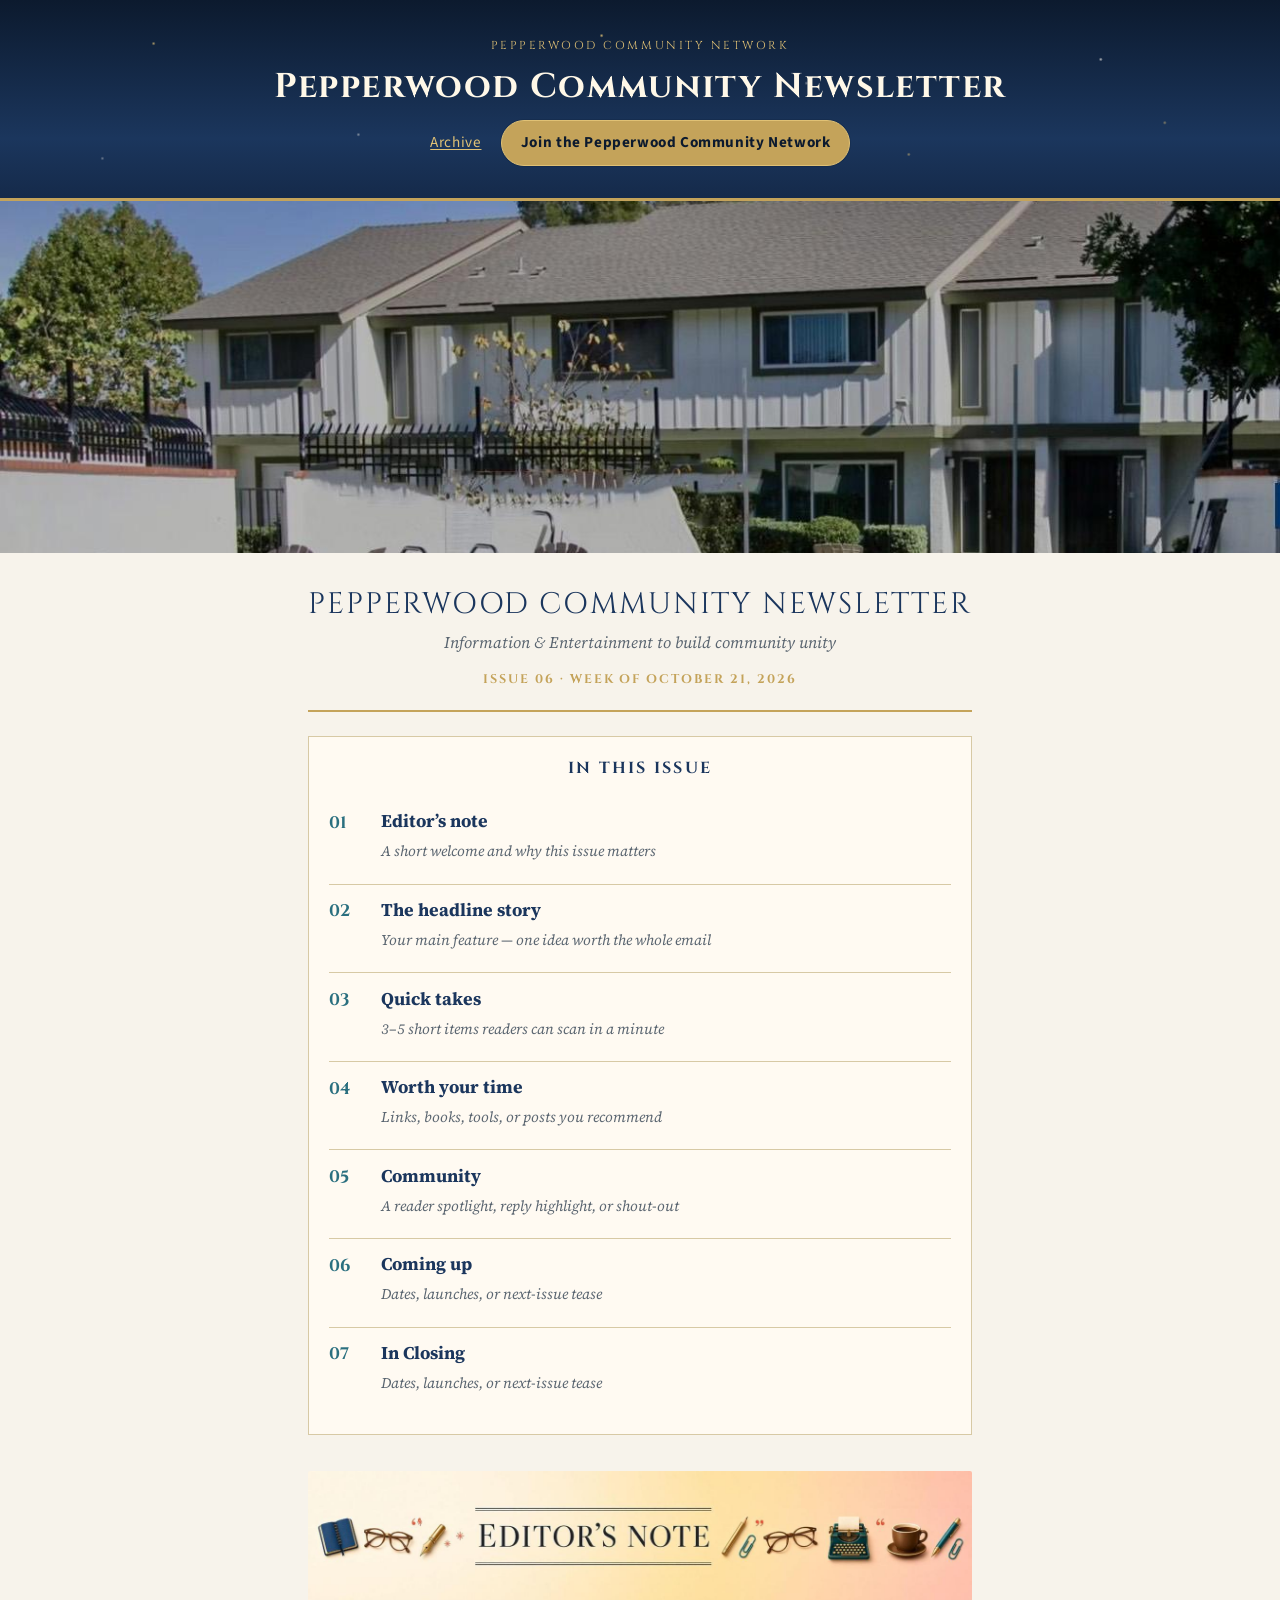
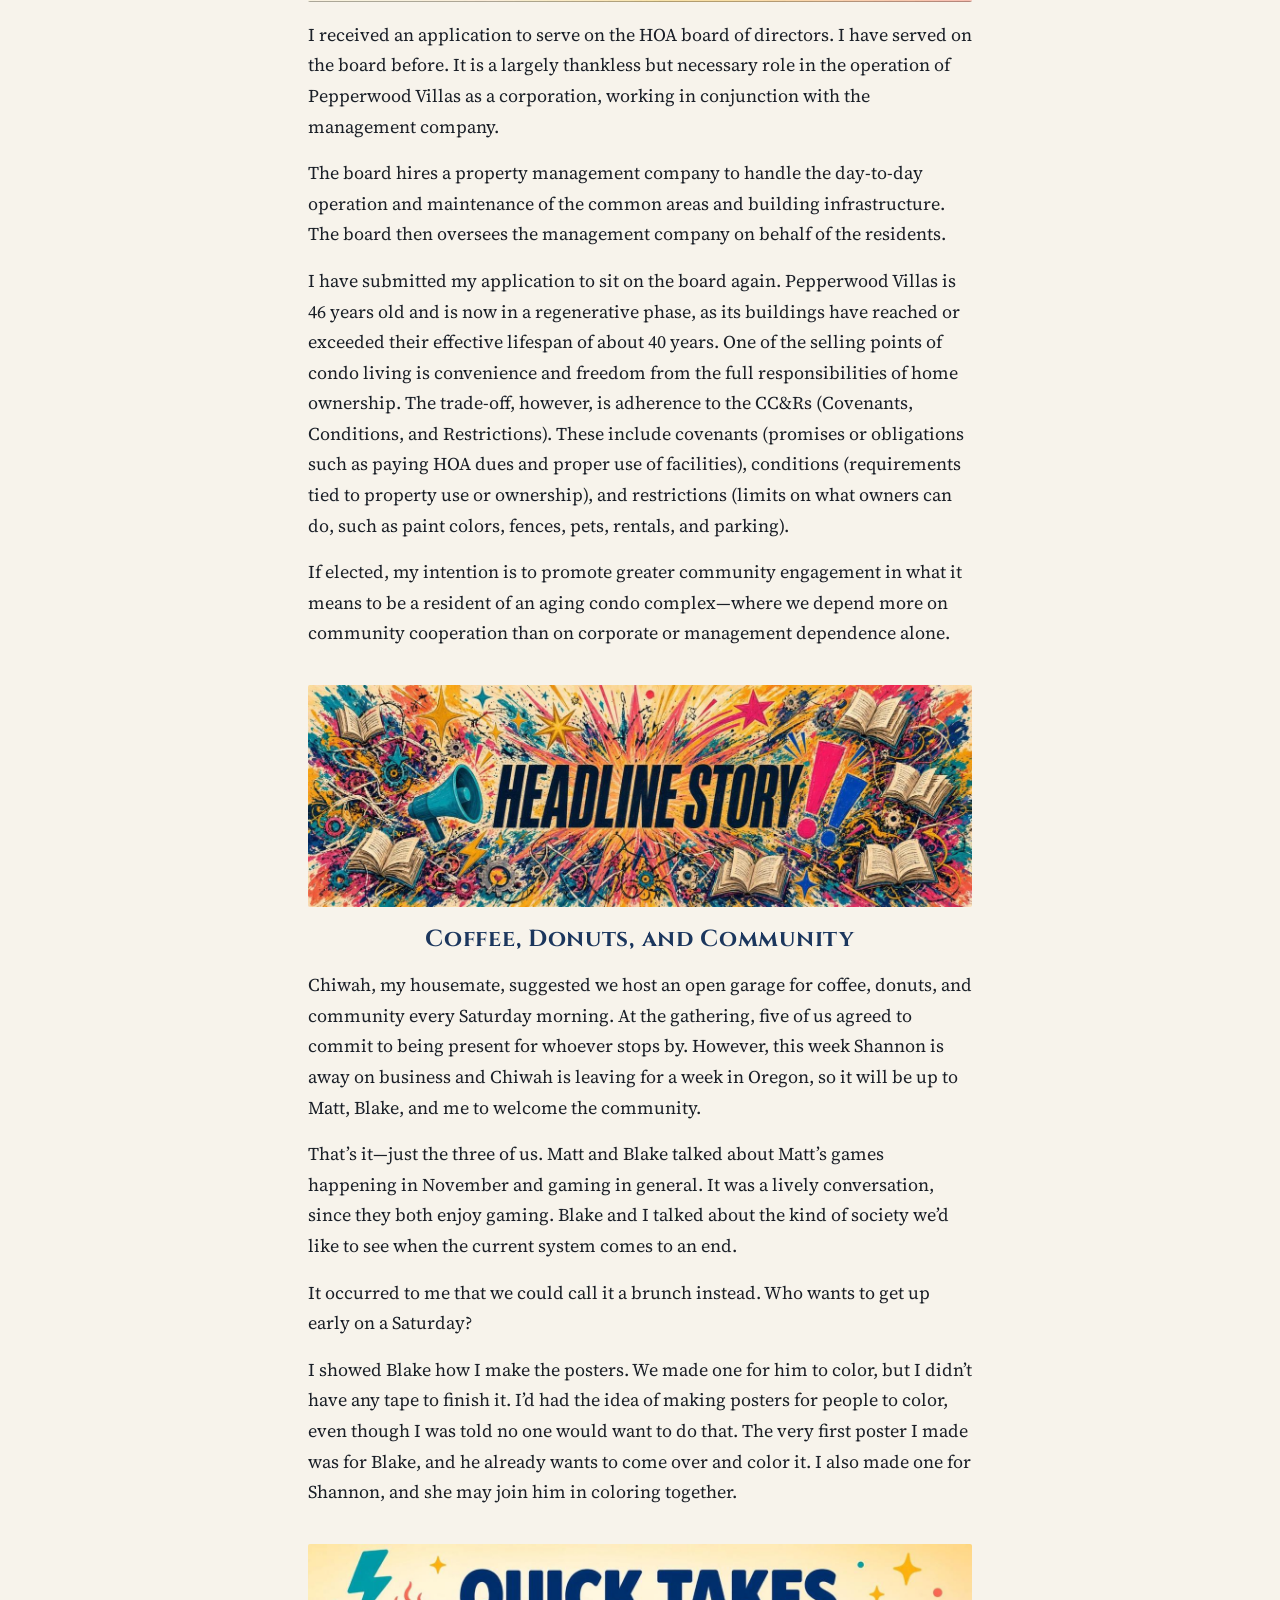
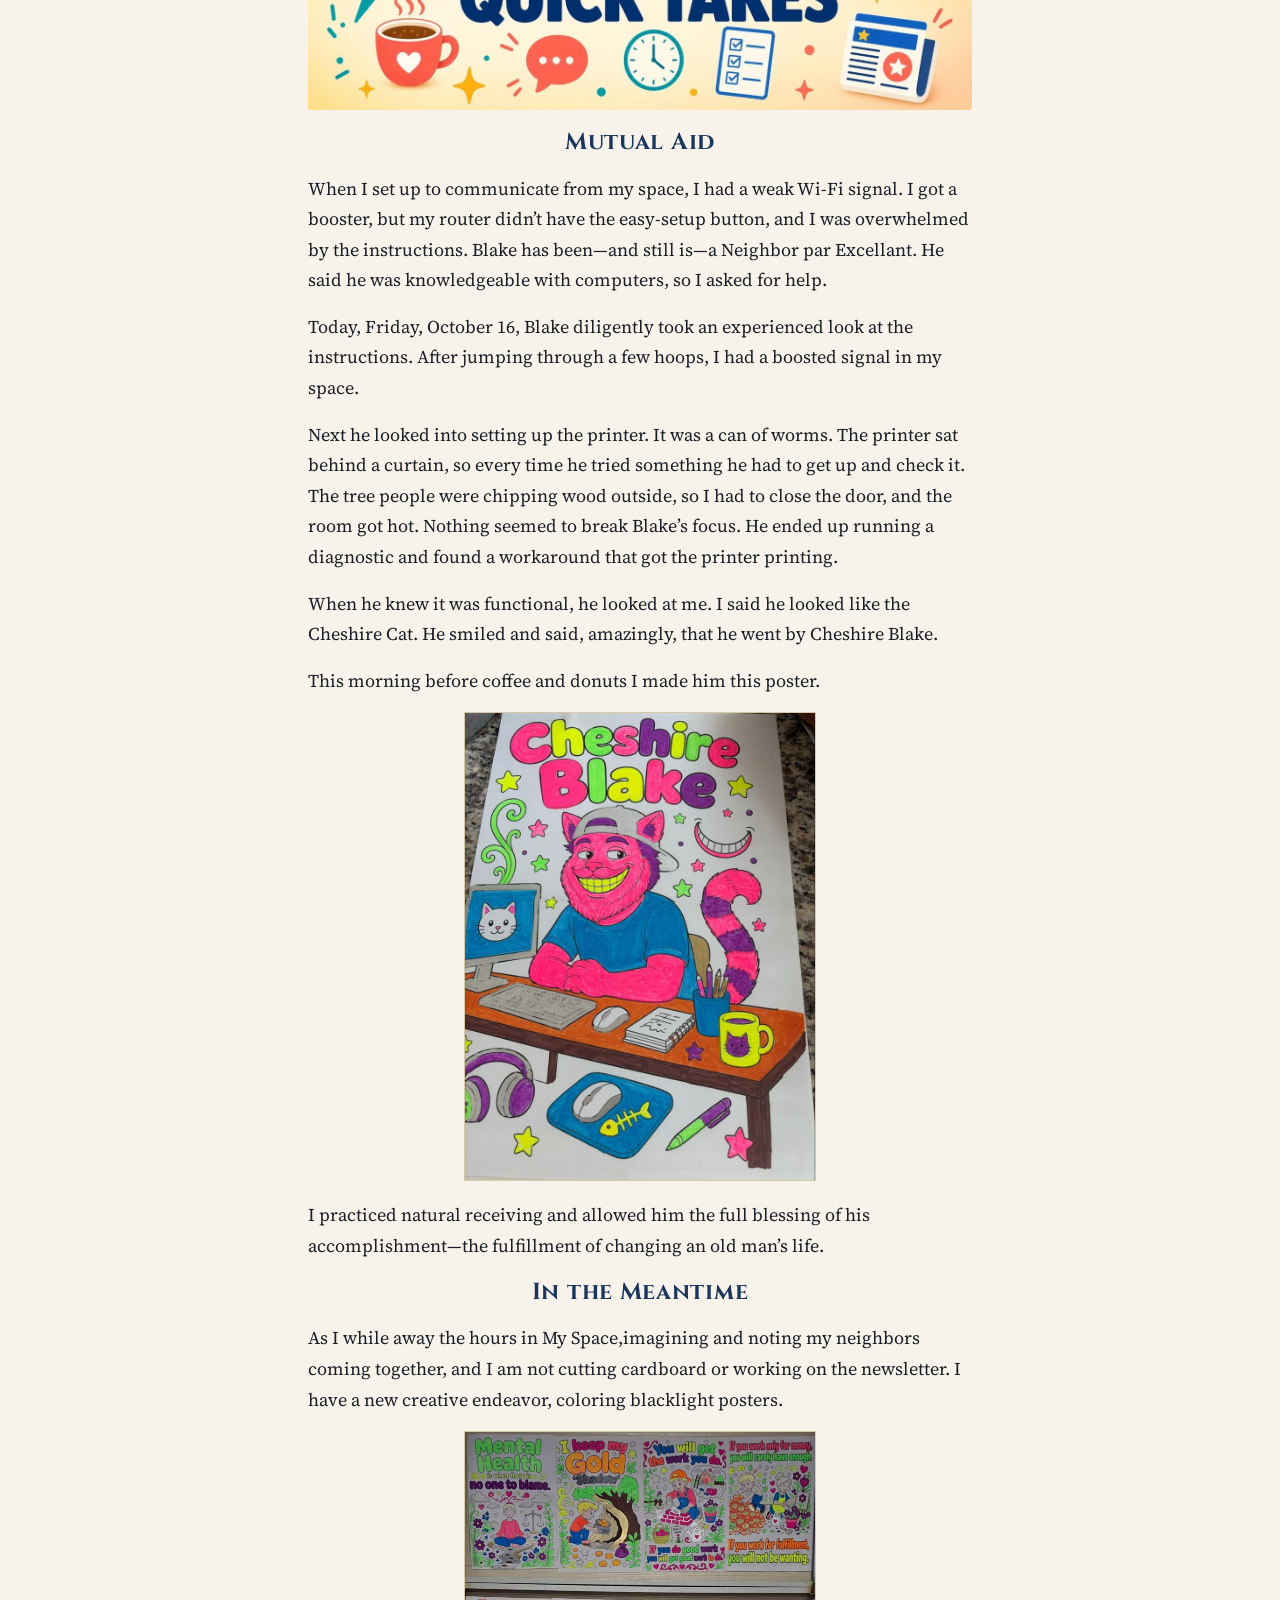
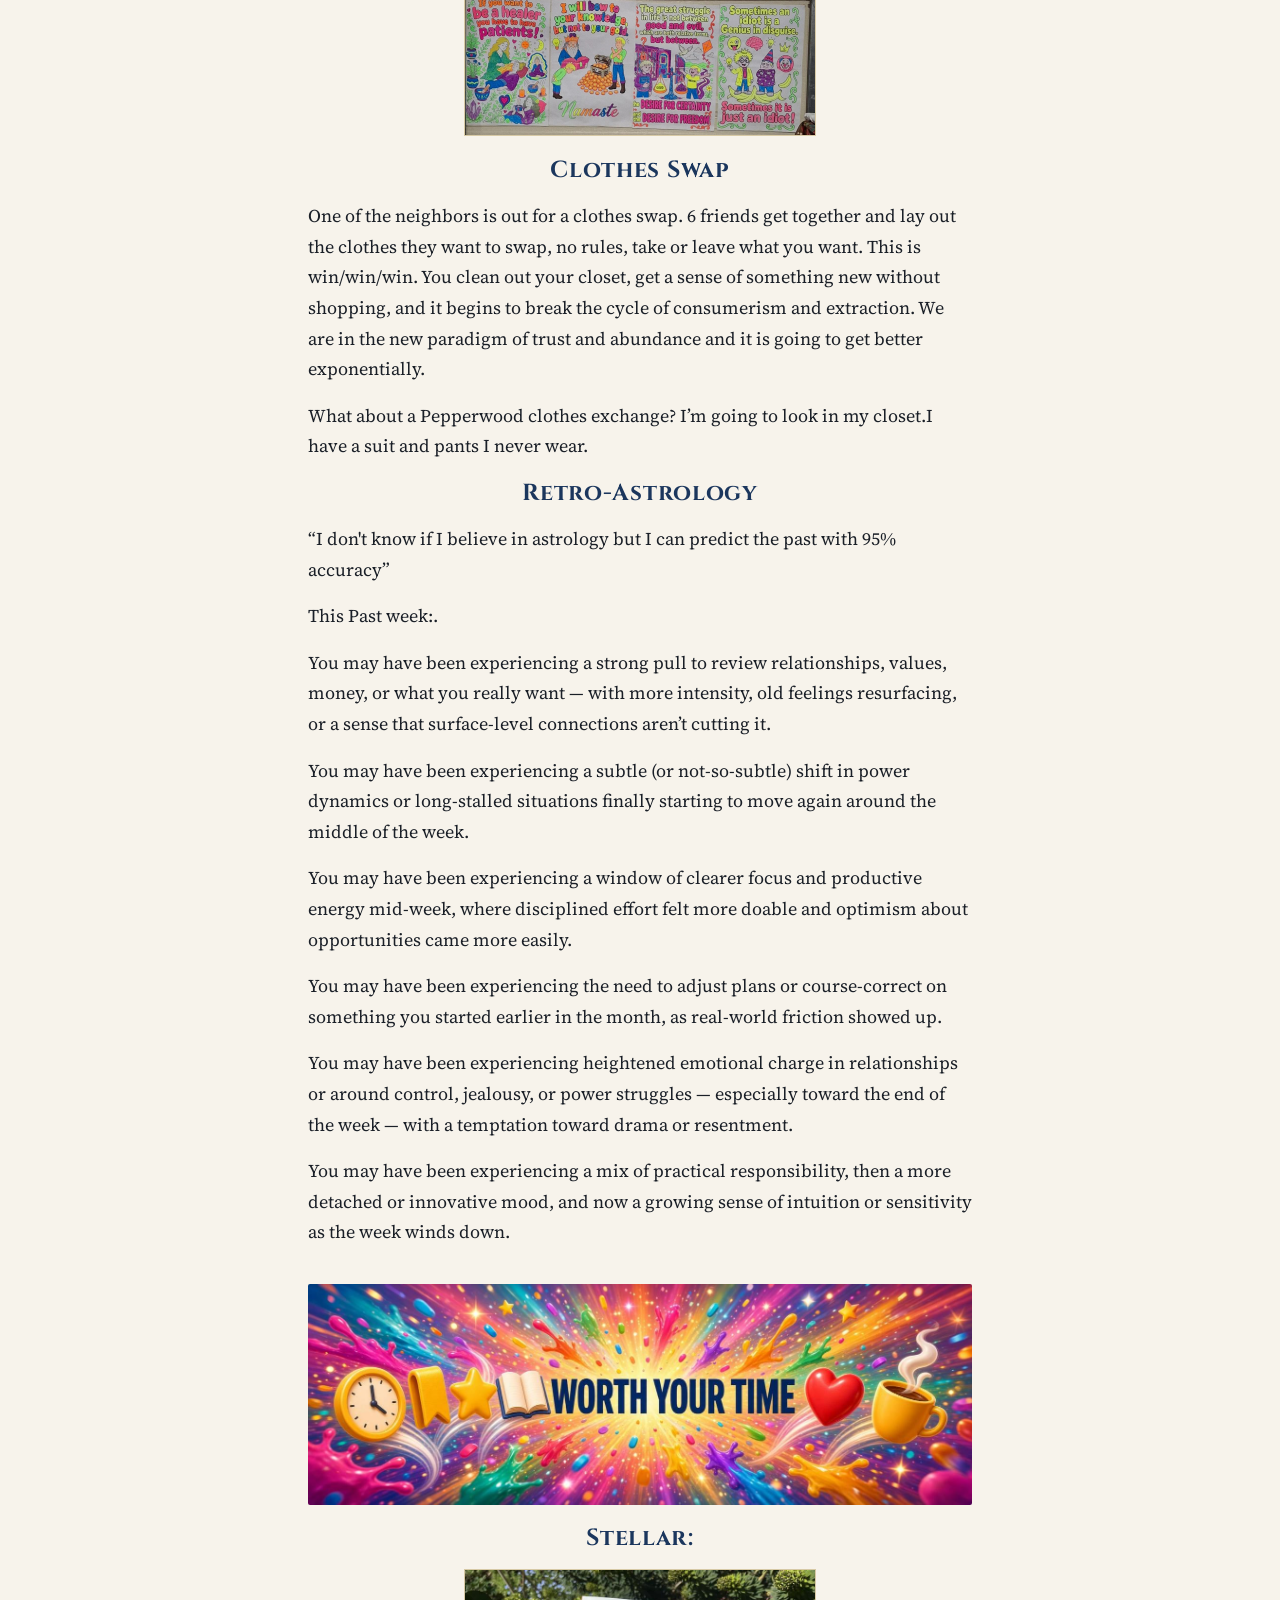
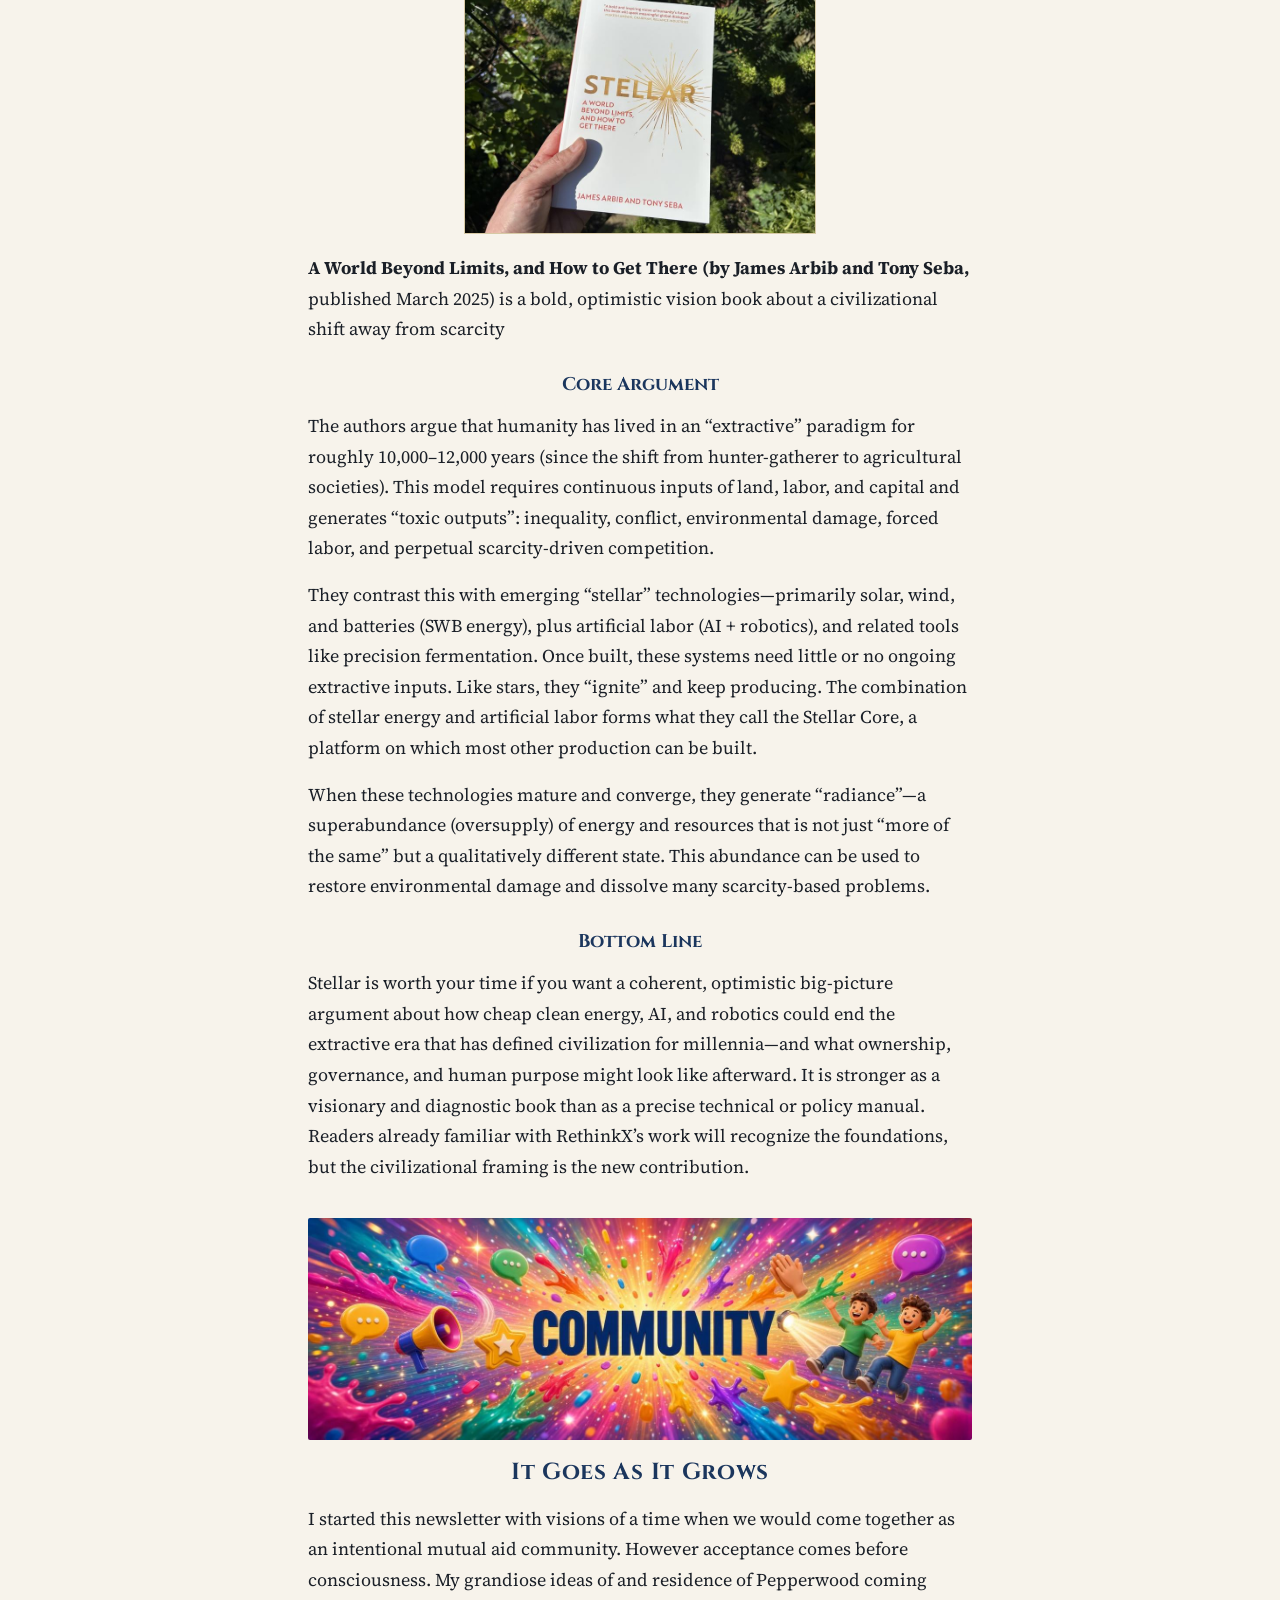
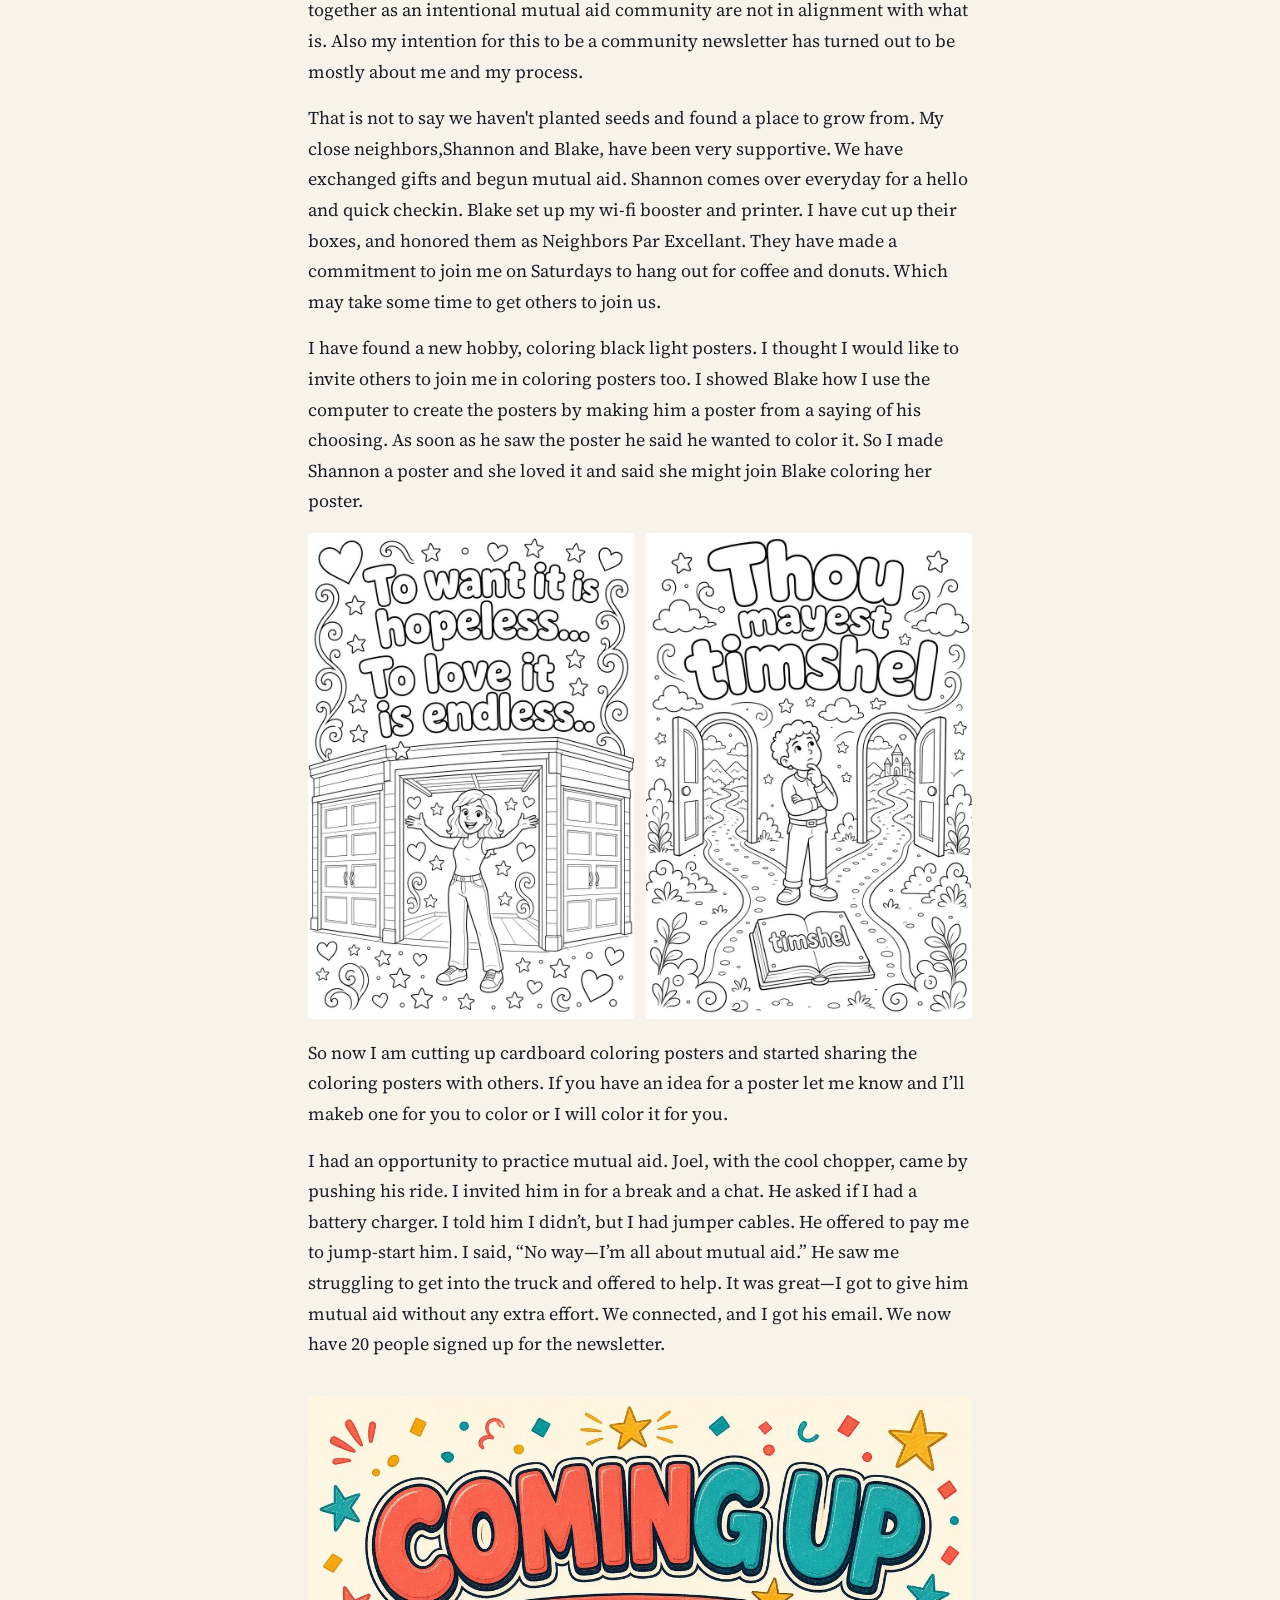
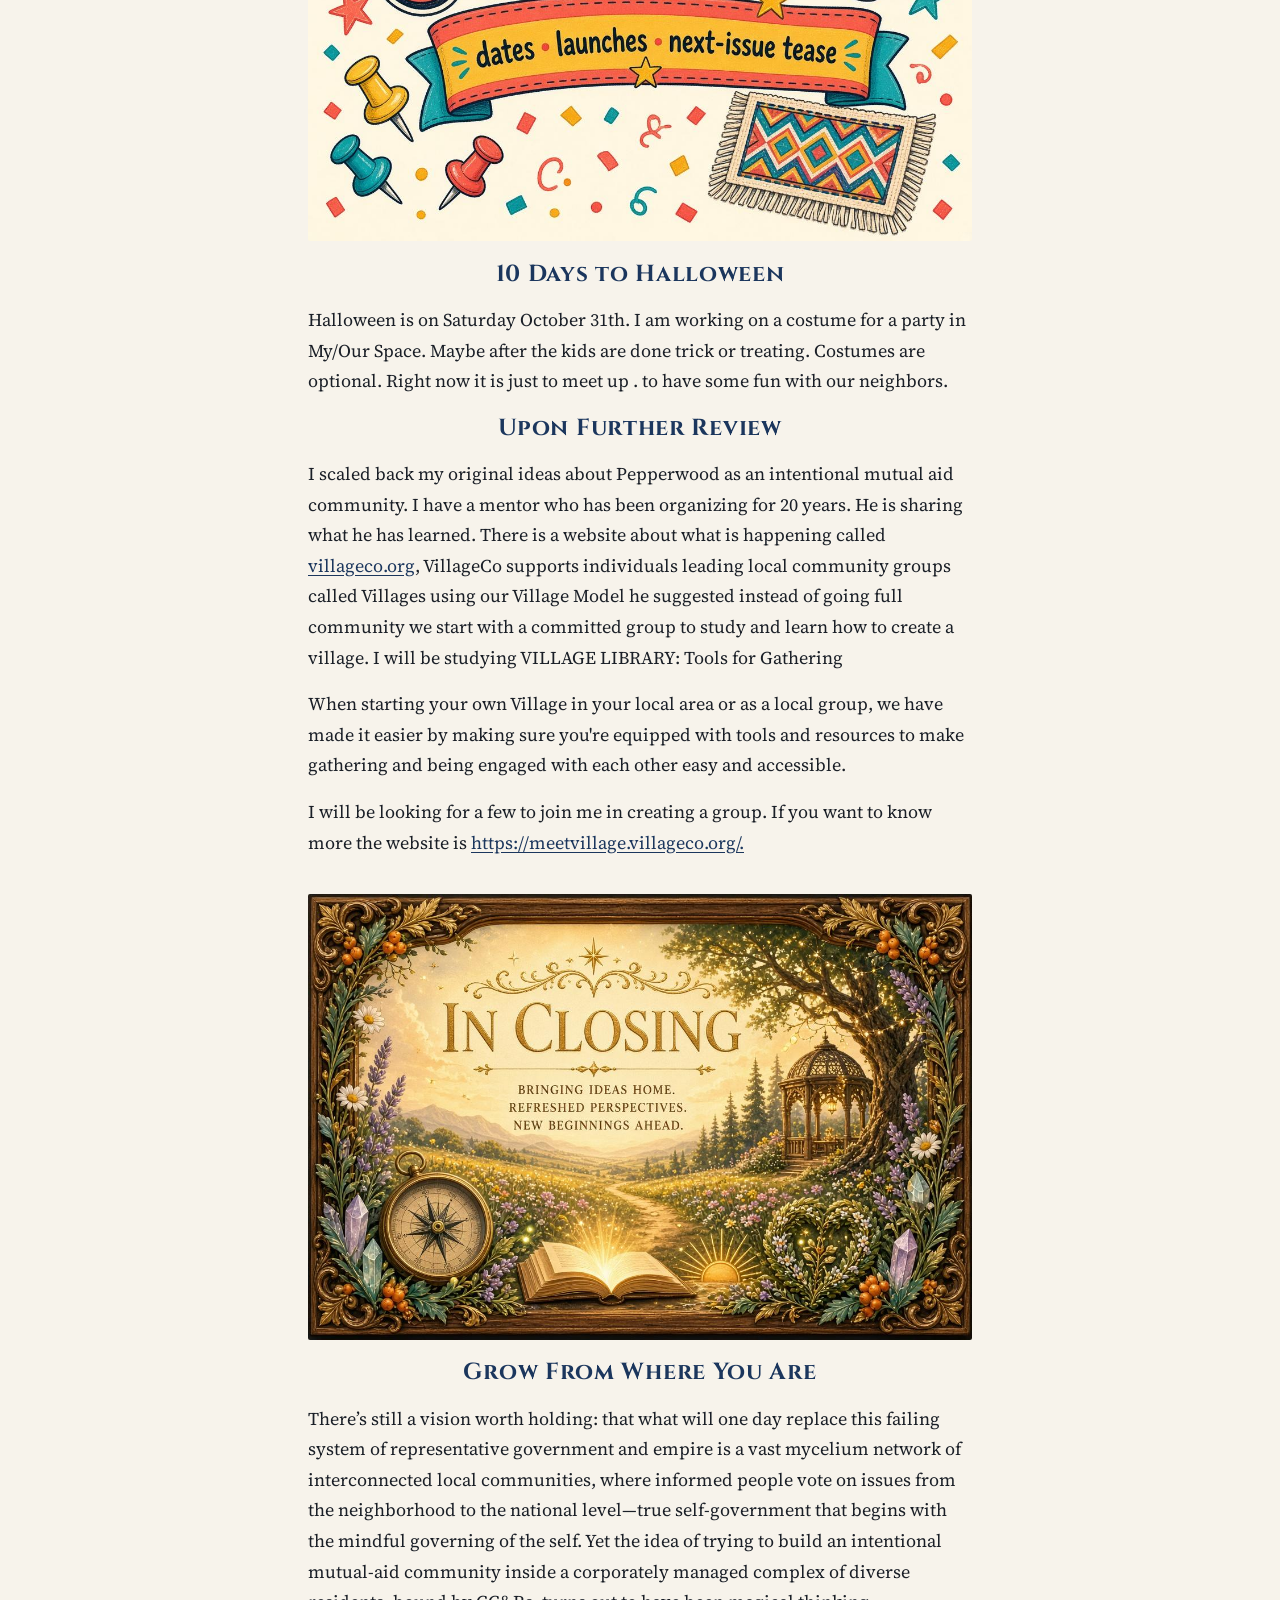
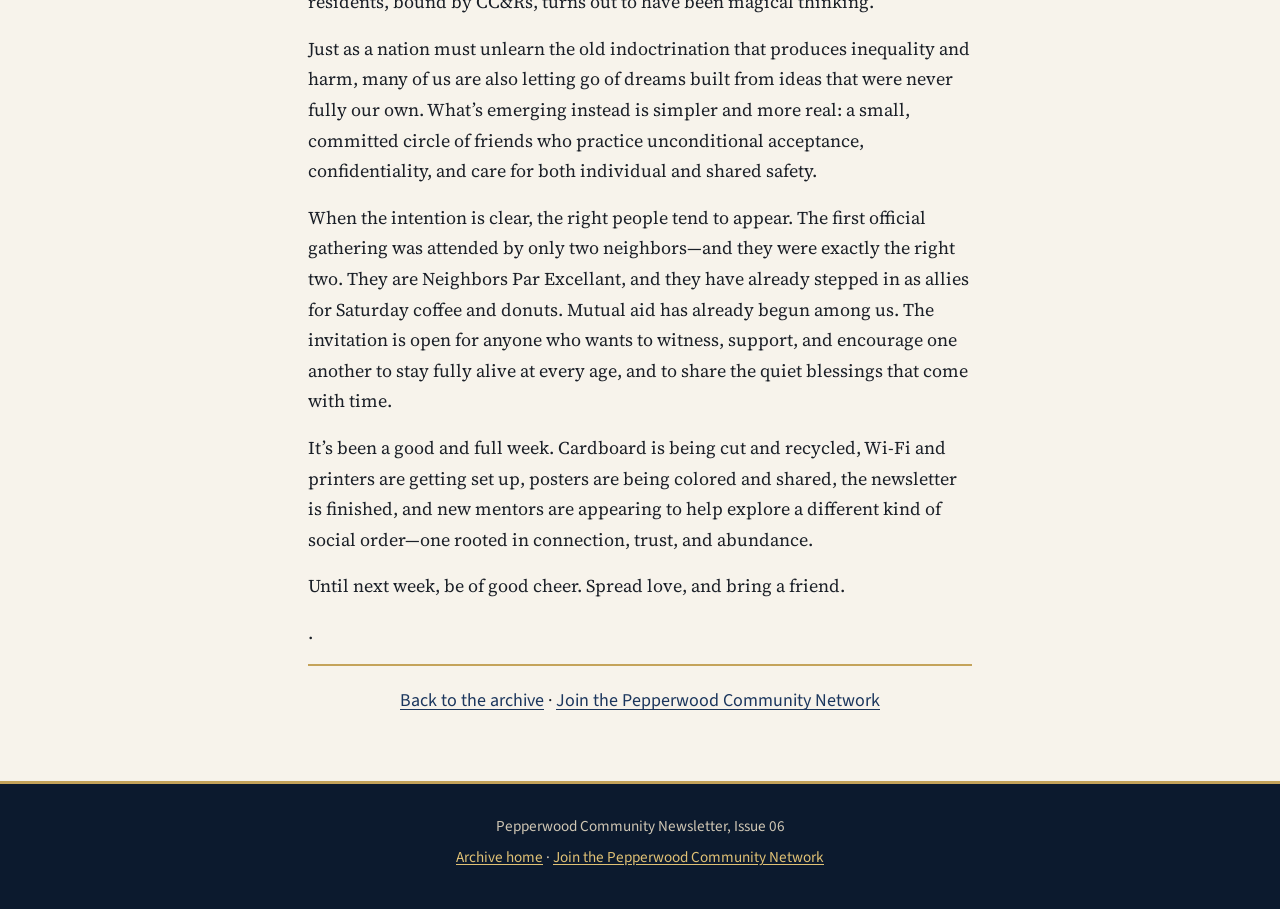
<file: issues/2026-10-21-issue-06.html>
<!DOCTYPE html>
<html lang="en">
<head>
  <meta charset="utf-8">
  <meta name="viewport" content="width=device-width, initial-scale=1">
  <title>Issue 06, Week of October 21, 2026 — Pepperwood Community Newsletter</title>
  <meta name="description" content="Pepperwood Community Newsletter, Issue 06, week of October 21, 2026.">
  <link rel="preconnect" href="https://fonts.googleapis.com">
  <link rel="preconnect" href="https://fonts.gstatic.com" crossorigin>
  <link href="https://fonts.googleapis.com/css2?family=Cinzel:wght@600;700&family=Source+Sans+3:ital,wght@0,400;0,700;1,400&family=Source+Serif+4:ital,wght@0,400;0,600;0,700;1,400;1,600&display=swap" rel="stylesheet">
  <link rel="stylesheet" href="../style.css">
</head>
<body>
  <a class="skip" href="#main">Skip to content</a>
  <header class="site-header">
    <p class="kicker">Pepperwood Community Network</p>
    <h1><a href="../index.html">Pepperwood Community Newsletter</a></h1>
    <nav class="header-nav">
      <a href="../index.html">Archive</a>
      <a class="btn" href="https://form.jotform.com/263144283048052">Join the Pepperwood Community Network</a>
    </nav>
  </header>

  <figure class="masthead-photo">
    <img src="images/i06-image12.jpg" alt="Townhomes in the Pepperwood neighborhood, seen from the pool." width="1312" height="451">
  </figure>

  <main id="main">
    <article class="wrap story">
      <header class="issue-masthead">
        <p class="title">PEPPERWOOD COMMUNITY NEWSLETTER</p>
        <p class="subtitle">Information &amp; Entertainment to build community unity</p>
        <p class="meta">ISSUE 06 · WEEK OF OCTOBER 21, 2026</p>
      </header>

      <nav class="toc" aria-label="In this issue">
        <h2>In  this issue</h2>
        <ol>
          <li>
            <span class="num">01</span>
            <div>
              <a href="#editors-note">Editor’s note</a>
              <span class="blurb">A short welcome and why this issue matters</span>
            </div>
          </li>
          <li>
            <span class="num">02</span>
            <div>
              <a href="#headline-story">The headline story</a>
              <span class="blurb">Your main feature — one idea worth the whole email</span>
            </div>
          </li>
          <li>
            <span class="num">03</span>
            <div>
              <a href="#quick-takes">Quick takes</a>
              <span class="blurb">3–5 short items readers can scan in a minute</span>
            </div>
          </li>
          <li>
            <span class="num">04</span>
            <div>
              <a href="#worth-your-time">Worth your time</a>
              <span class="blurb">Links, books, tools, or posts you recommend</span>
            </div>
          </li>
          <li>
            <span class="num">05</span>
            <div>
              <a href="#community">Community</a>
              <span class="blurb">A reader spotlight, reply highlight, or shout-out</span>
            </div>
          </li>
          <li>
            <span class="num">06</span>
            <div>
              <a href="#coming-up">Coming up</a>
              <span class="blurb">Dates, launches, or next-issue tease</span>
            </div>
          </li>
          <li>
            <span class="num">07</span>
            <div>
              <a href="#in-closing">In Closing</a>
              <span class="blurb">Dates, launches, or next-issue tease</span>
            </div>
          </li>
        </ol>
      </nav>

      <section id="editors-note">
        <figure class="banner">
          <img src="images/i06-image4.jpg" alt="Editor’s Note" width="1400" height="276">
        </figure>
        <p>I received an application to serve on the HOA board of directors. I have served on the board before. It is a largely thankless but necessary role in the operation of Pepperwood Villas as a corporation, working in conjunction with the management company.</p>
        <p>The board hires a property management company to handle the day-to-day operation and maintenance of the common areas and building infrastructure. The board then oversees the management company on behalf of the residents.</p>
        <p>I have submitted my application to sit on the board again. Pepperwood Villas is 46 years old and is now in a regenerative phase, as its buildings have reached or exceeded their effective lifespan of about 40 years. One of the selling points of condo living is convenience and freedom from the full responsibilities of home ownership. The trade-off, however, is adherence to the CC&amp;Rs (Covenants, Conditions, and Restrictions). These include covenants (promises or obligations such as paying HOA dues and proper use of facilities), conditions (requirements tied to property use or ownership), and restrictions (limits on what owners can do, such as paint colors, fences, pets, rentals, and parking).</p>
        <p>If elected, my intention is to promote greater community engagement in what it means to be a resident of an aging condo complex—where we depend more on community cooperation than on corporate or management dependence alone.</p>
      </section>

      <section id="headline-story">
        <figure class="banner">
          <img src="images/i06-image7.jpg" alt="Headline Story" width="1400" height="467">
        </figure>
        <h2 class="section-title">Coffee, Donuts, and Community</h2>
        <p>Chiwah, my housemate, suggested we host an open garage for coffee, donuts, and community every Saturday morning. At the gathering, five of us agreed to commit to being present for whoever stops by. However, this week Shannon is away on business and Chiwah is leaving for a week in Oregon, so it will be up to Matt, Blake, and me to welcome the community.</p>
        <p>That’s it—just the three of us. Matt and Blake talked about Matt’s games happening in November and gaming in general. It was a lively conversation, since they both enjoy gaming. Blake and I talked about the kind of society we’d like to see when the current system comes to an end.</p>
        <p>It occurred to me that we could call it a brunch instead. Who wants to get up early on a Saturday?</p>
        <p>I showed Blake how I make the posters. We made one for him to color, but I didn’t have any tape to finish it. I’d had the idea of making posters for people to color, even though I was told no one would want to do that. The very first poster I made was for Blake, and he already wants to come over and color it. I also made one for Shannon, and she may join him in coloring together.</p>
      </section>

      <section id="quick-takes">
        <figure class="banner">
          <img src="images/i06-image13.jpg" alt="Quick Takes" width="1400" height="350">
        </figure>
        <h2 class="section-title">Mutual Aid</h2>
        <p>When I set up to communicate from my space, I had a weak Wi-Fi signal. I got a booster, but my router didn’t have the easy-setup button, and I was overwhelmed by the instructions. Blake has been—and still is—a Neighbor par Excellant. He said he was knowledgeable with computers, so I asked for help.</p>
        <p>Today, Friday, October 16, Blake diligently took an experienced look at the instructions. After jumping through a few hoops, I had a boosted signal in my space.</p>
        <p>Next he looked into setting up the printer. It was a can of worms. The printer sat behind a curtain, so every time he tried something he had to get up and check it. The tree people were chipping wood outside, so I had to close the door, and the room got hot. Nothing seemed to break Blake’s focus. He ended up running a diagnostic and found a workaround that got the printer printing.</p>
        <p>When he knew it was functional, he looked at me. I said he looked like the Cheshire Cat. He smiled and said, amazingly, that he went by Cheshire Blake.</p>
        <p>This morning before coffee and donuts I made him this poster.</p>
        <figure class="poster">
          <img src="images/i06-image10.jpg" alt="A colorful hand-colored poster of Cheshire Blake, a smiling pink cat in a cap at a computer desk." width="800" height="1066">
        </figure>
        <p>I practiced natural receiving and allowed him the full blessing of his accomplishment—the fulfillment of changing an old man’s life.</p>
        <h2 class="section-title">In the Meantime</h2>
        <p>As I while away the hours in My Space,imagining and noting my neighbors coming together, and I am not cutting cardboard or working on the newsletter. I have a new creative endeavor, coloring blacklight posters.</p>
        <figure class="poster">
          <img src="images/i06-image6.jpg" alt="Eight colorful hand-colored posters about mental health, work, healing, and wisdom, arranged in two rows." width="1400" height="1211">
        </figure>
        <h2 class="section-title">Clothes Swap</h2>
        <p>One of the neighbors is out for a clothes swap. 6 friends get together and lay out the clothes they want to swap, no rules, take or leave what you want. This is win/win/win. You clean out your closet, get a sense of something new without shopping, and it begins to break the cycle of consumerism and extraction. We are in the new paradigm of trust and abundance and it is going to get better exponentially.</p>
        <p>What about a Pepperwood clothes exchange? I’m going to look in my closet.I have a suit and pants I never wear.</p>
        <h2 class="section-title">Retro-Astrology</h2>
        <p>“I don't know if I believe in astrology but I can predict the past with 95% accuracy”</p>
        <p>This Past week:.</p>
        <p>You may have been experiencing a strong pull to review relationships, values, money, or what you really want — with more intensity, old feelings resurfacing, or a sense that surface-level connections aren’t cutting it.</p>
        <p>You may have been experiencing a subtle (or not-so-subtle) shift in power dynamics or long-stalled situations finally starting to move again around the middle of the week.</p>
        <p>You may have been experiencing a window of clearer focus and productive energy mid-week, where disciplined effort felt more doable and optimism about opportunities came more easily.</p>
        <p>You may have been experiencing the need to adjust plans or course-correct on something you started earlier in the month, as real-world friction showed up.</p>
        <p>You may have been experiencing heightened emotional charge in relationships or around control, jealousy, or power struggles — especially toward the end of the week — with a temptation toward drama or resentment.</p>
        <p>You may have been experiencing a mix of practical responsibility, then a more detached or innovative mood, and now a growing sense of intuition or sensitivity as the week winds down.</p>
      </section>

      <section id="worth-your-time">
        <figure class="banner">
          <img src="images/i06-image1.jpg" alt="Worth Your Time" width="1400" height="467">
        </figure>
        <h2 class="section-title">Stellar:</h2>
        <figure class="poster">
          <img src="images/i06-image3.jpg" alt="A copy of Stellar: A World Beyond Limits, and How to Get There, by James Arbib and Tony Seba, held in front of greenery." width="800" height="600">
        </figure>
        <p><strong>A World Beyond Limits, and How to Get There (by James Arbib and Tony Seba,</strong> published March 2025) is a bold, optimistic vision book about a civilizational shift away from scarcity</p>
        <h3 class="subhead">Core Argument</h3>
        <p>The authors argue that humanity has lived in an “extractive” paradigm for roughly 10,000–12,000 years (since the shift from hunter-gatherer to agricultural societies). This model requires continuous inputs of land, labor, and capital and generates “toxic outputs”: inequality, conflict, environmental damage, forced labor, and perpetual scarcity-driven competition.</p>
        <p>They contrast this with emerging “stellar” technologies—primarily solar, wind, and batteries (SWB energy), plus artificial labor (AI + robotics), and related tools like precision fermentation. Once built, these systems need little or no ongoing extractive inputs. Like stars, they “ignite” and keep producing. The combination of stellar energy and artificial labor forms what they call the Stellar Core, a platform on which most other production can be built.</p>
        <p>When these technologies mature and converge, they generate “radiance”—a superabundance (oversupply) of energy and resources that is not just “more of the same” but a qualitatively different state. This abundance can be used to restore environmental damage and dissolve many scarcity-based problems.</p>
        <h3 class="subhead">Bottom Line</h3>
        <p>Stellar is worth your time if you want a coherent, optimistic big-picture argument about how cheap clean energy, AI, and robotics could end the extractive era that has defined civilization for millennia—and what ownership, governance, and human purpose might look like afterward. It is stronger as a visionary and diagnostic book than as a precise technical or policy manual. Readers already familiar with RethinkX’s work will recognize the foundations, but the civilizational framing is the new contribution.</p>
      </section>

      <section id="community">
        <figure class="banner">
          <img src="images/i06-image11.jpg" alt="Community" width="1400" height="467">
        </figure>
        <h2 class="section-title">It Goes As It Grows</h2>
        <p>I  started this newsletter with visions of a time when we would come together as an intentional mutual aid community. However acceptance comes before consciousness. My grandiose ideas of and residence of Pepperwood coming together as an intentional mutual aid community are not in alignment with what is. Also my intention for this to be a community newsletter has turned out to be mostly about me and my process.</p>
        <p>That is not to say we haven't planted seeds and found a place to grow from. My close neighbors,Shannon and Blake, have been very supportive. We have exchanged gifts and begun mutual aid. Shannon comes over everyday for a hello and quick checkin. Blake set up my wi-fi booster and printer. I have cut up their boxes, and honored them as Neighbors Par Excellant. They have made a commitment to join me on Saturdays to hang out for coffee and donuts. Which may take some time to get others to join us.</p>
        <p>I have found a new hobby, coloring black light posters. I thought I would like to invite others to join me in coloring posters too. I showed Blake how I use the computer to create the posters by making him a poster from a saying of his choosing. As soon as he saw the poster he said he wanted to color it.  So I made Shannon a poster and she loved it and said she might join Blake coloring her poster.</p>
        <div class="pair">
          <figure>
            <img src="images/i06-image8.jpg" alt="A black-and-white coloring poster of a woman standing in an open garage, with the words To want it is hopeless… To love it is endless.." width="784" height="1168">
          </figure>
          <figure>
            <img src="images/i06-image5.jpg" alt="A black-and-white coloring poster of a boy between two open doors, with the words Thou mayest timshel." width="784" height="1168">
          </figure>
        </div>
        <p>So now I am cutting up cardboard coloring posters and started sharing the coloring posters with others. If you have an idea for a poster let me know and I’ll makeb one for you to color or I will color it for you.</p>
        <p>I had an opportunity to practice mutual aid. Joel, with the cool chopper, came by pushing his ride. I invited him in for a break and a chat. He asked if I had a battery charger. I told him I didn’t, but I had jumper cables. He offered to pay me to jump-start him. I said, “No way—I’m all about mutual aid.” He saw me struggling to get into the truck and offered to help. It was great—I got to give him mutual aid without any extra effort. We connected, and I got his email. We now have 20 people signed up for the newsletter.</p>
      </section>

      <section id="coming-up">
        <figure class="banner">
          <img src="images/i06-image2.jpg" alt="Coming Up: dates, launches, next-issue tease" width="1168" height="784">
        </figure>
        <h2 class="section-title">10 Days to Halloween</h2>
        <p>Halloween is on Saturday October 31th. I am working on a costume for a party in My/Our Space. Maybe after the kids are done trick or treating. Costumes are optional. Right now it is just to meet up . to have some fun with our neighbors.</p>
        <h2 class="section-title">Upon Further Review</h2>
        <p>I scaled back my original ideas about Pepperwood as an intentional mutual aid community. I have a mentor who has been organizing for 20 years. He is sharing what he has learned. There is a website about what is happening called <a href="http://villageco.org">villageco.org</a>,  VillageCo supports individuals leading local community groups called  Villages using our Village Model he suggested instead of going full community we start with a committed  group  to study and learn how to create a village. I will be studying VILLAGE LIBRARY: Tools for Gathering</p>
        <p>When starting your own Village in your local area or as a local group, we have made it easier by making sure you're equipped with tools and resources to make gathering and being engaged with each other easy and accessible.</p>
        <p>I will be looking for a few to join me in creating a group. If you want to know more the website is  <a href="https://meetvillage.villageco.org/">https://meetvillage.villageco.org/.</a></p>
      </section>

      <section id="in-closing">
        <figure class="banner">
          <img src="images/i06-image9.jpg" alt="In Closing: Bringing ideas home. Refreshed perspectives. New beginnings ahead." width="1168" height="784">
        </figure>
        <h2 class="section-title">Grow From Where You Are</h2>
        <p>There’s still a vision worth holding: that what will one day replace this failing system of representative government and empire is a vast mycelium network of interconnected local communities, where informed people vote on issues from the neighborhood to the national level—true self-government that begins with the mindful governing of the self. Yet the idea of trying to build an intentional mutual-aid community inside a corporately managed complex of diverse residents, bound by CC&amp;Rs, turns out to have been magical thinking.</p>
        <p>Just as a nation must unlearn the old indoctrination that produces inequality and harm, many of us are also letting go of dreams built from ideas that were never fully our own. What’s emerging instead is simpler and more real: a small, committed circle of friends who practice unconditional acceptance, confidentiality, and care for both individual and shared safety.</p>
        <p>When the intention is clear, the right people tend to appear. The first official gathering was attended by only two neighbors—and they were exactly the right two. They are Neighbors Par Excellant, and they have already stepped in as allies for Saturday coffee and donuts. Mutual aid has already begun among us. The invitation is open for anyone who wants to witness, support, and encourage one another to stay fully alive at every age, and to share the quiet blessings that come with time.</p>
        <p>It’s been a good and full week. Cardboard is being cut and recycled, Wi-Fi and printers are getting set up, posters are being colored and shared, the newsletter is finished, and new mentors are appearing to help explore a different kind of social order—one rooted in connection, trust, and abundance.</p>
        <p>Until next week, be of good cheer. Spread love, and bring a friend.</p>
        <p>.</p>
      </section>

      <p class="issue-end">
        <a href="../index.html">Back to the archive</a>
        ·
        <a href="https://form.jotform.com/263144283048052">Join the Pepperwood Community Network</a>
      </p>
    </article>
  </main>

  <footer class="site-footer">
    <p>Pepperwood Community Newsletter, Issue 06</p>
    <p><a href="../index.html">Archive home</a> · <a href="https://form.jotform.com/263144283048052">Join the Pepperwood Community Network</a></p>
  </footer>
</body>
</html>
</file>
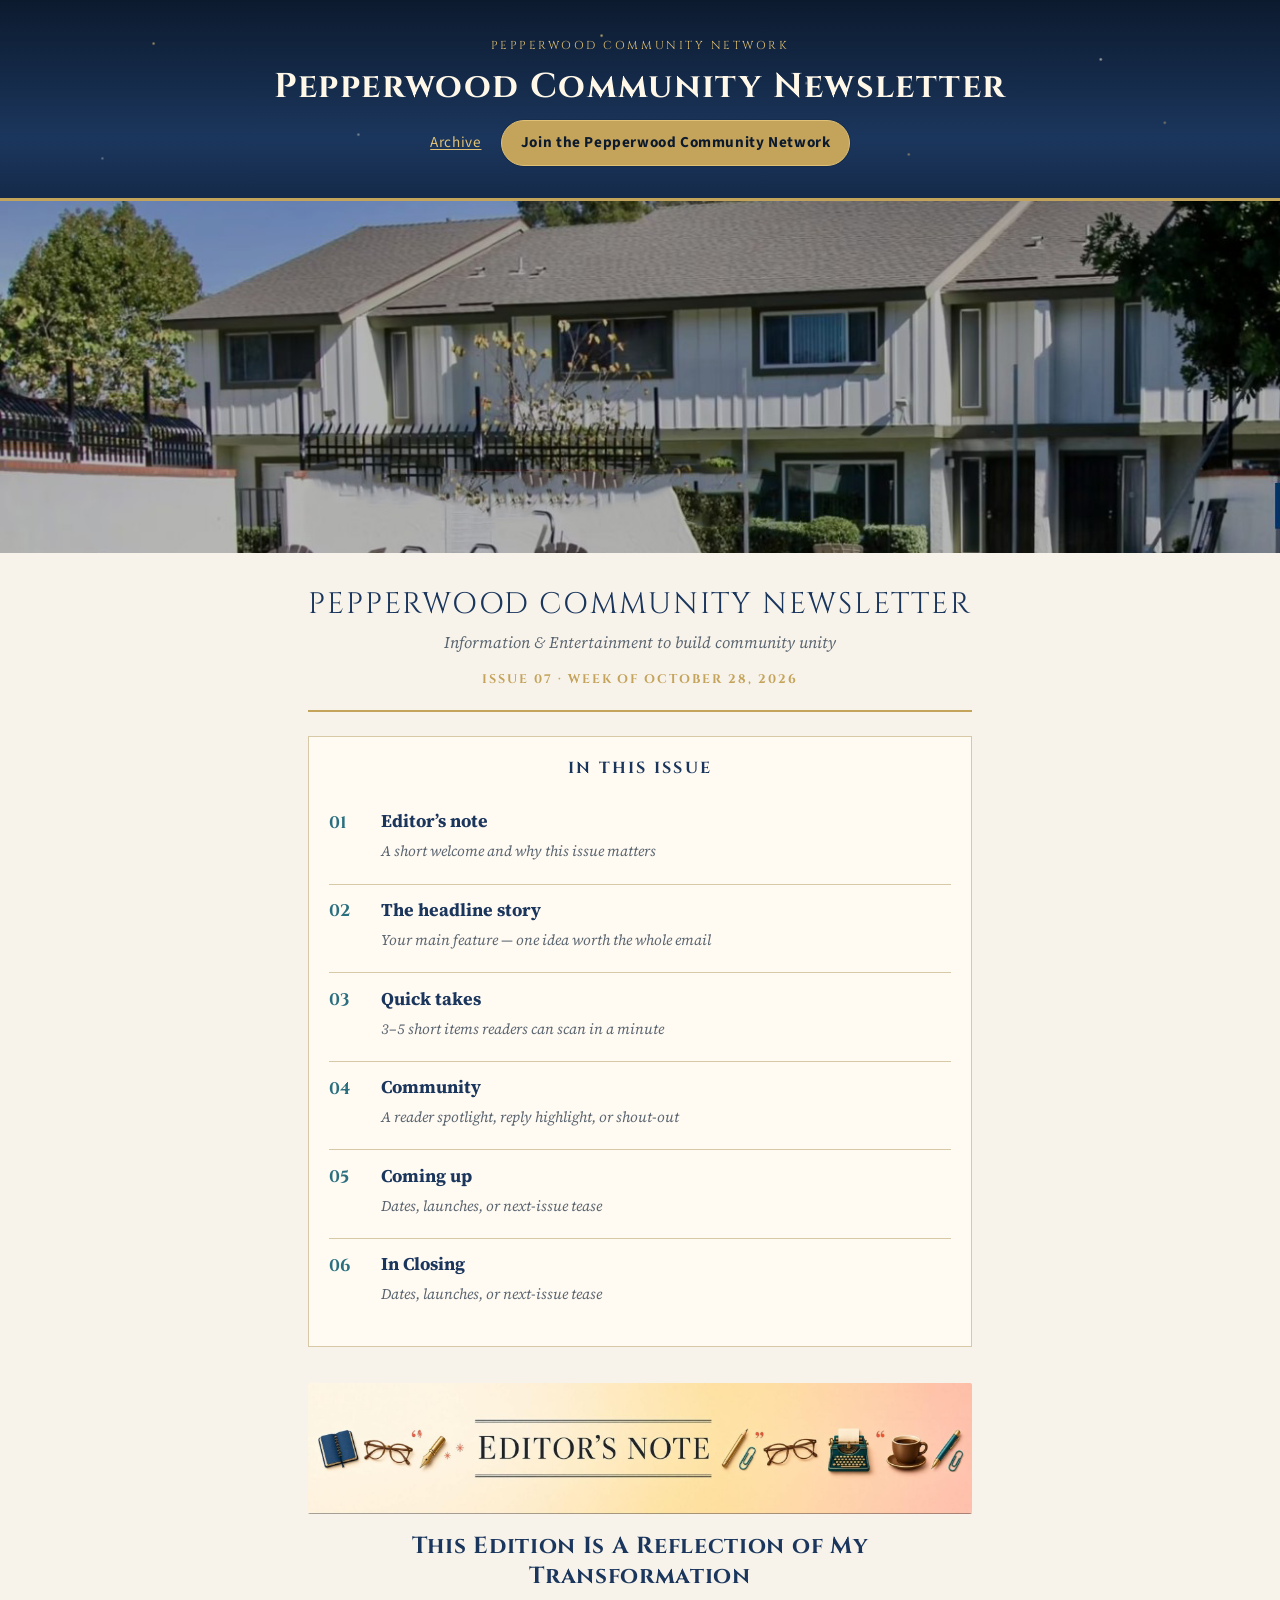
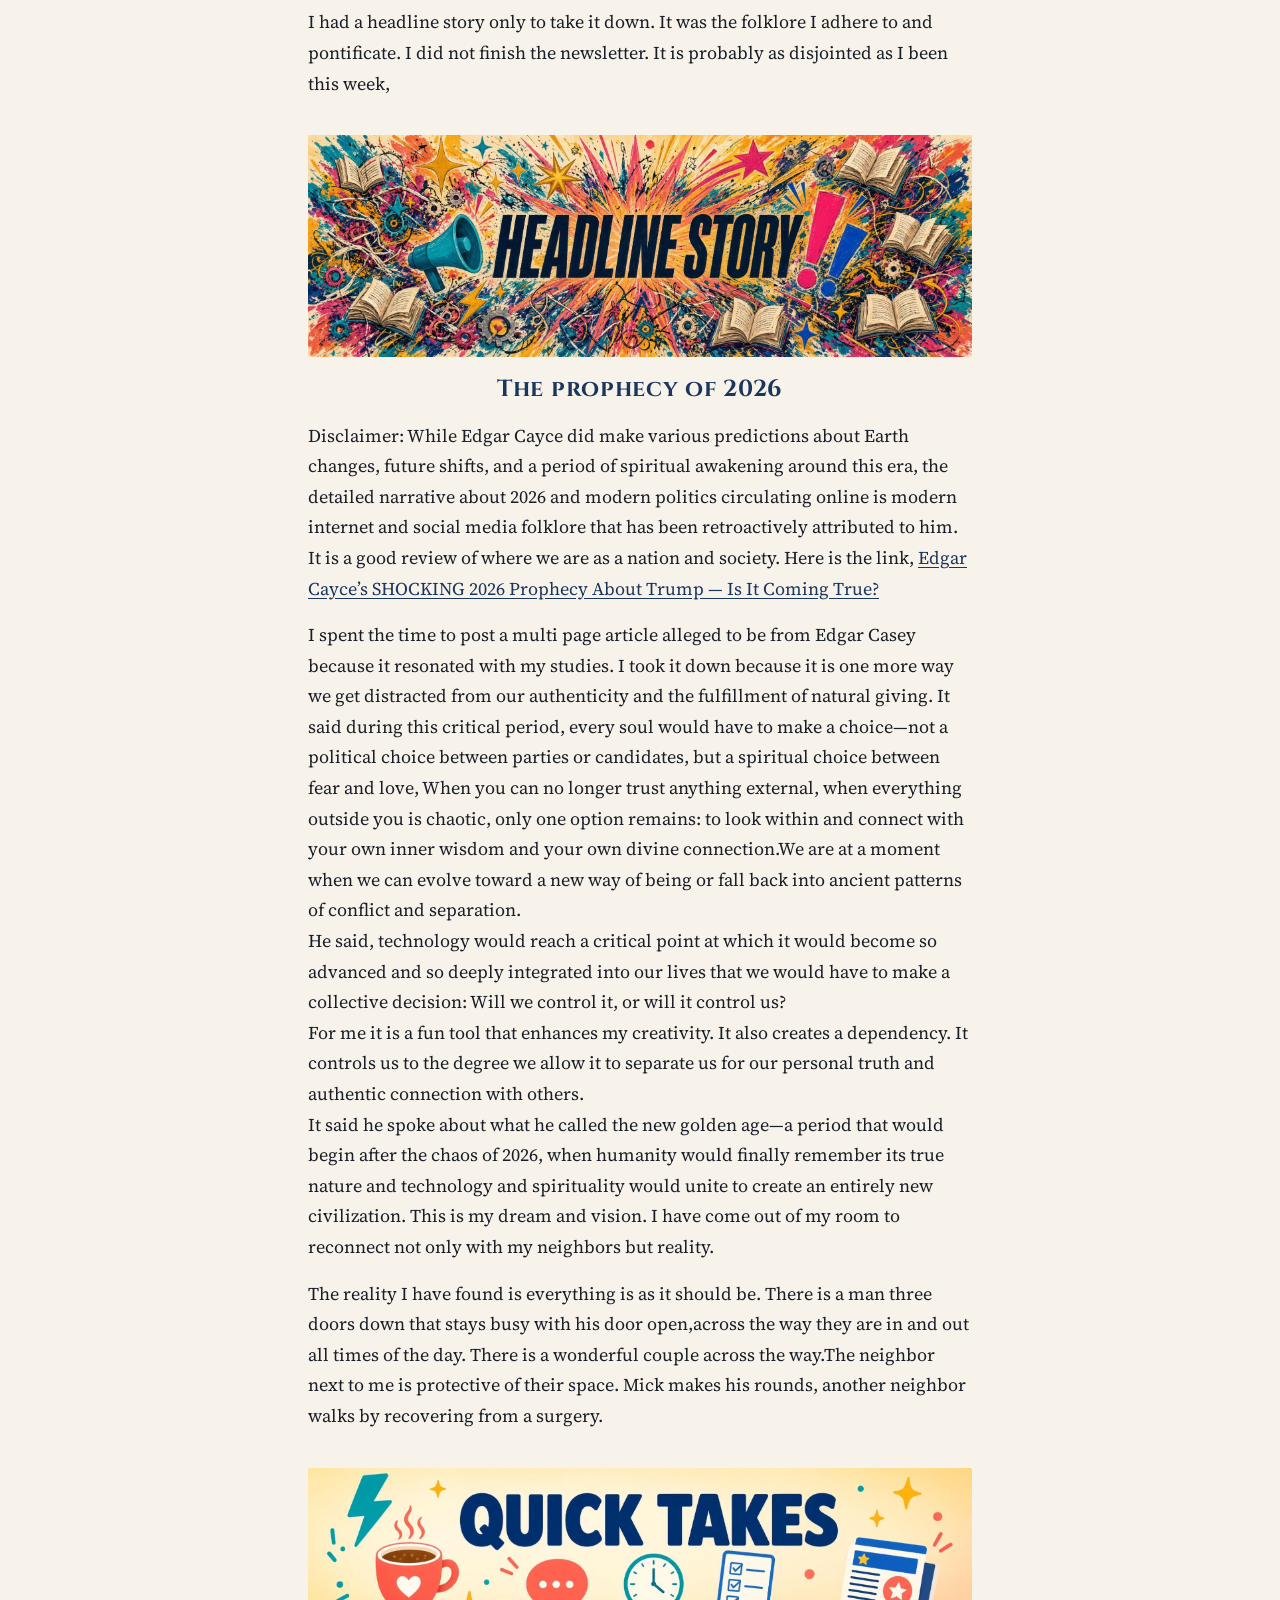
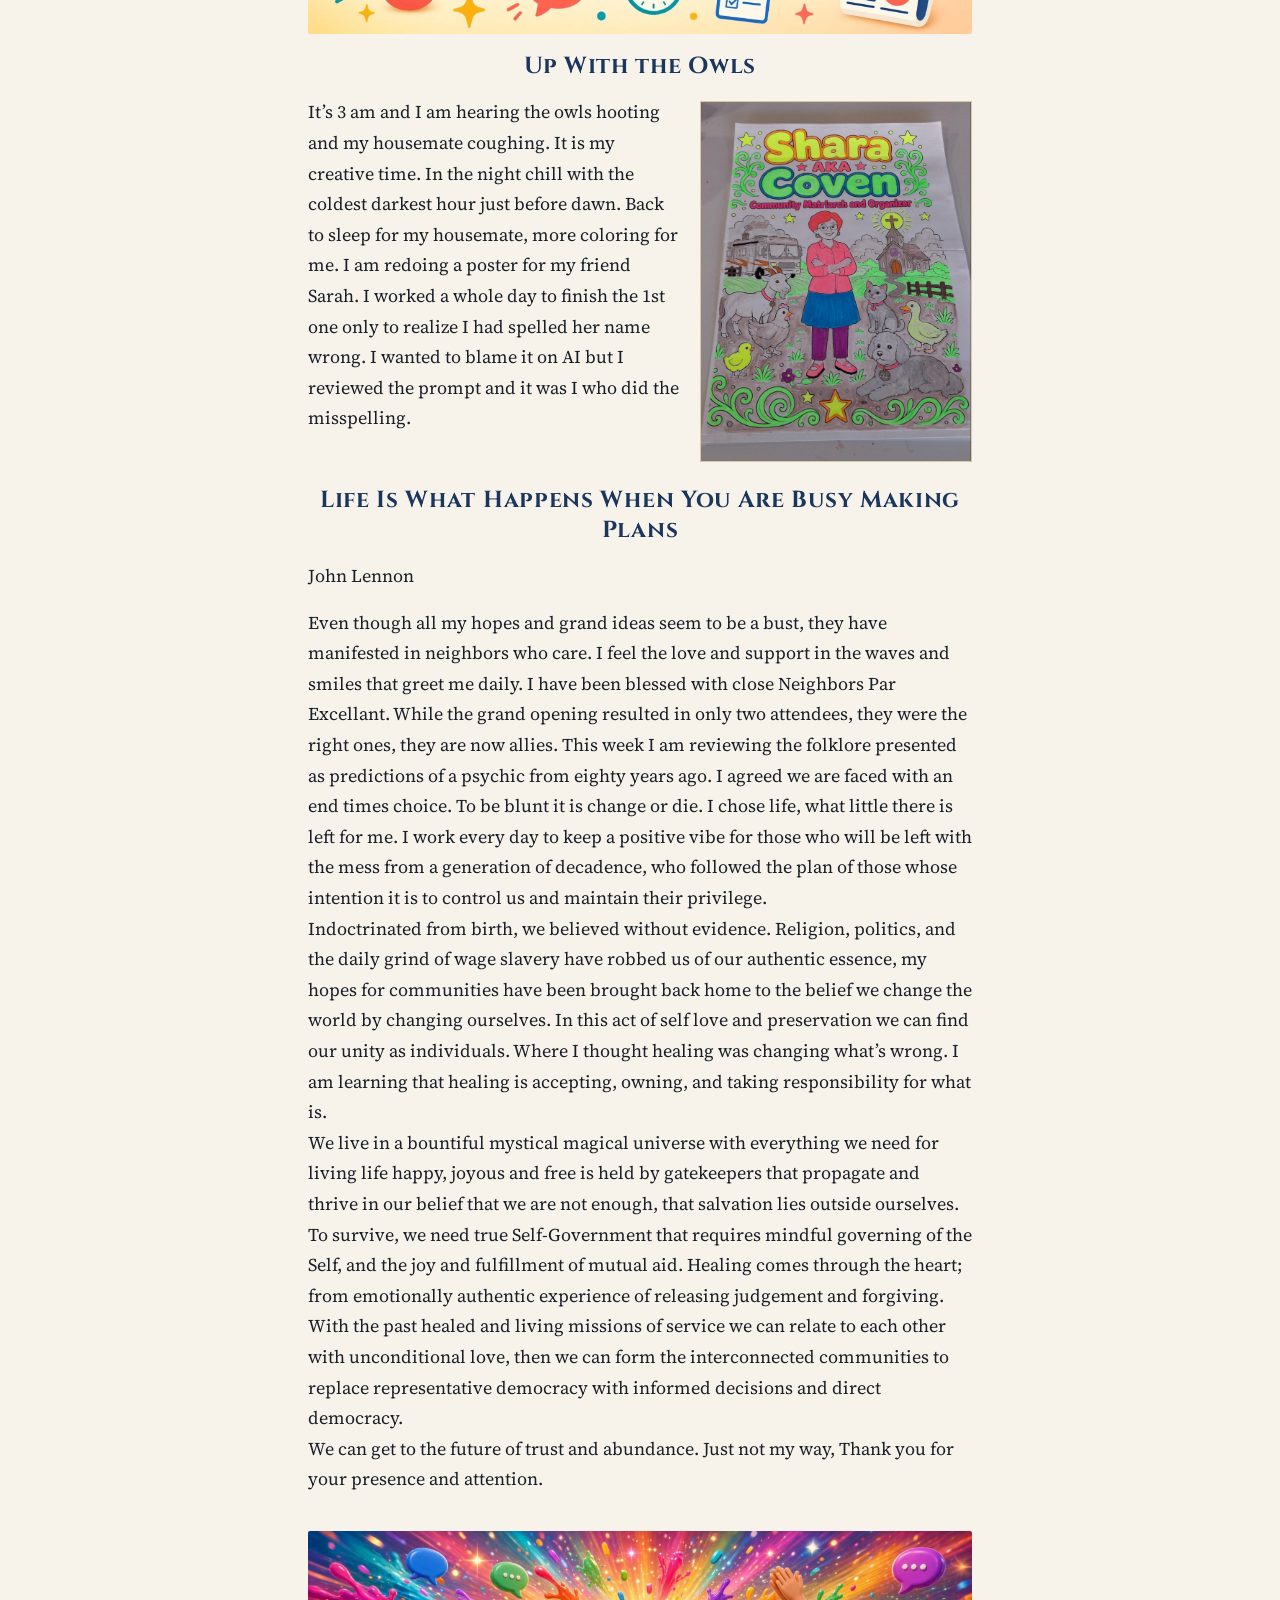
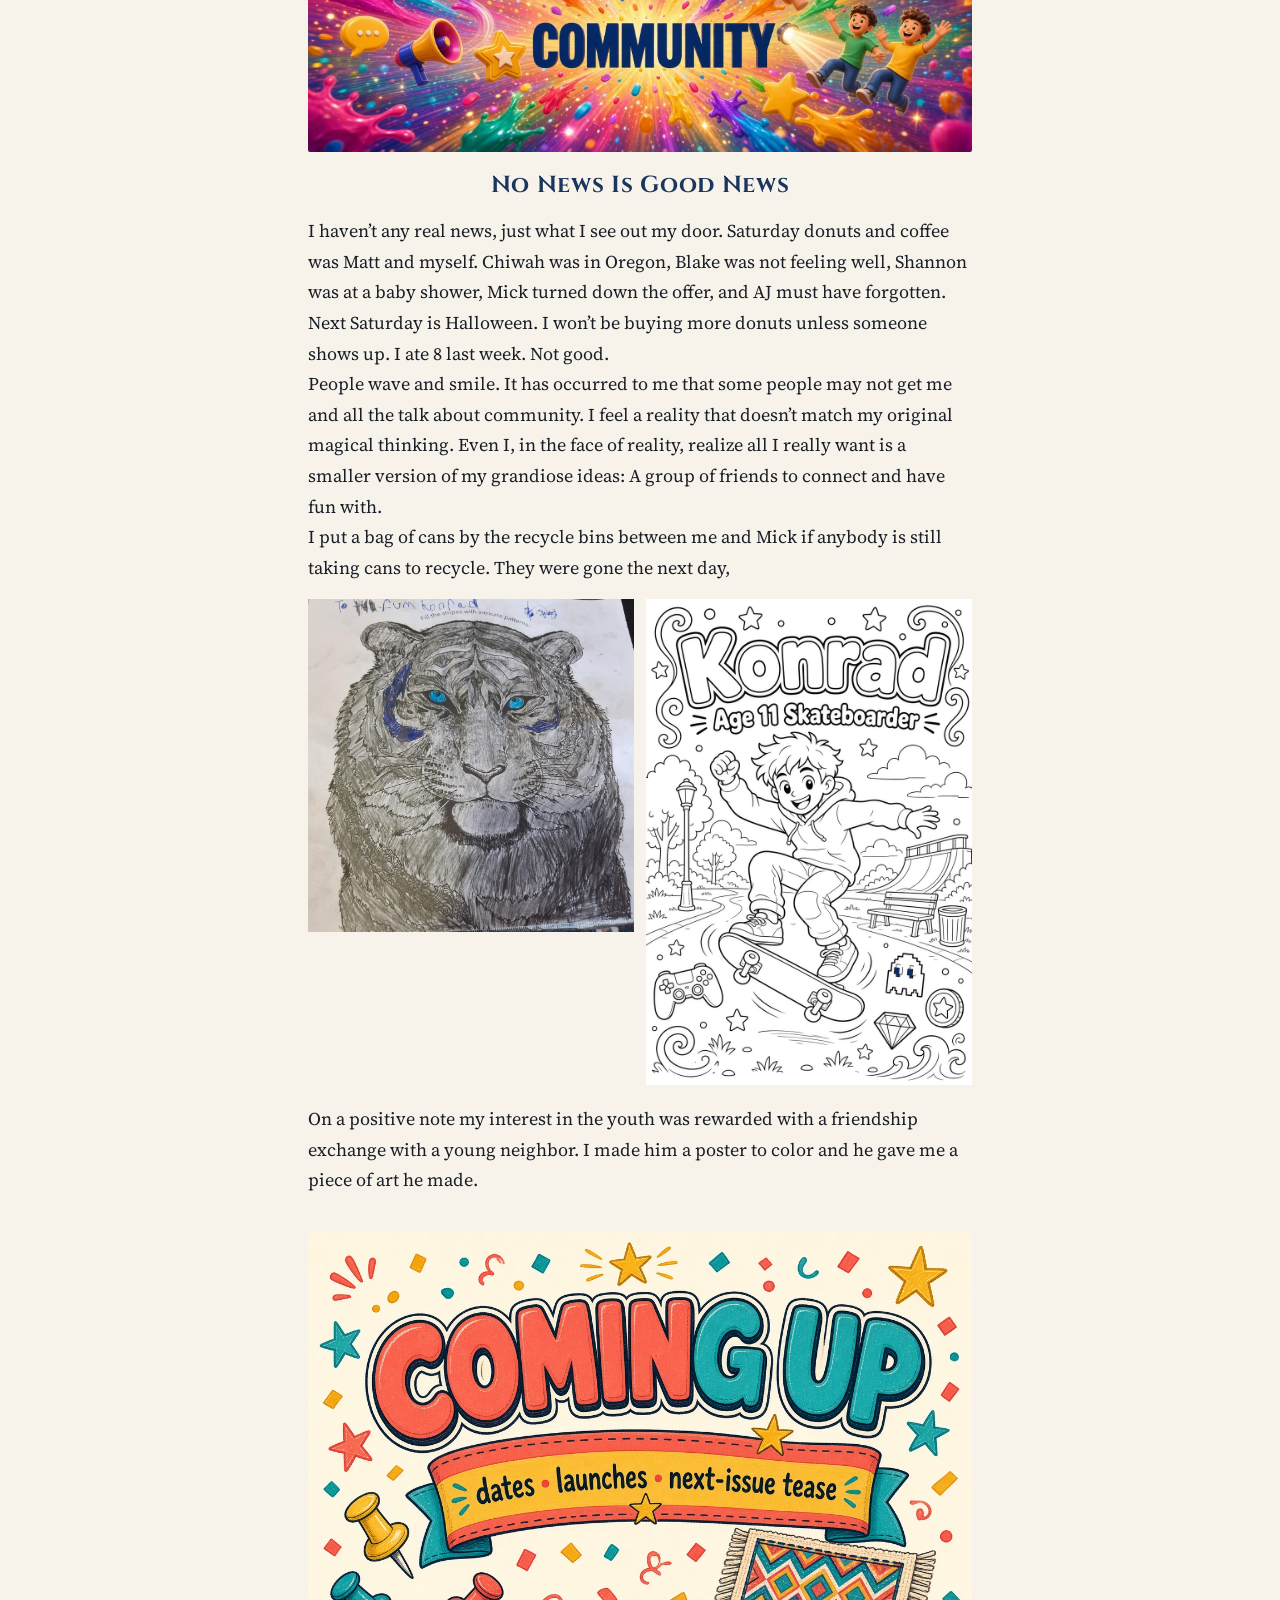
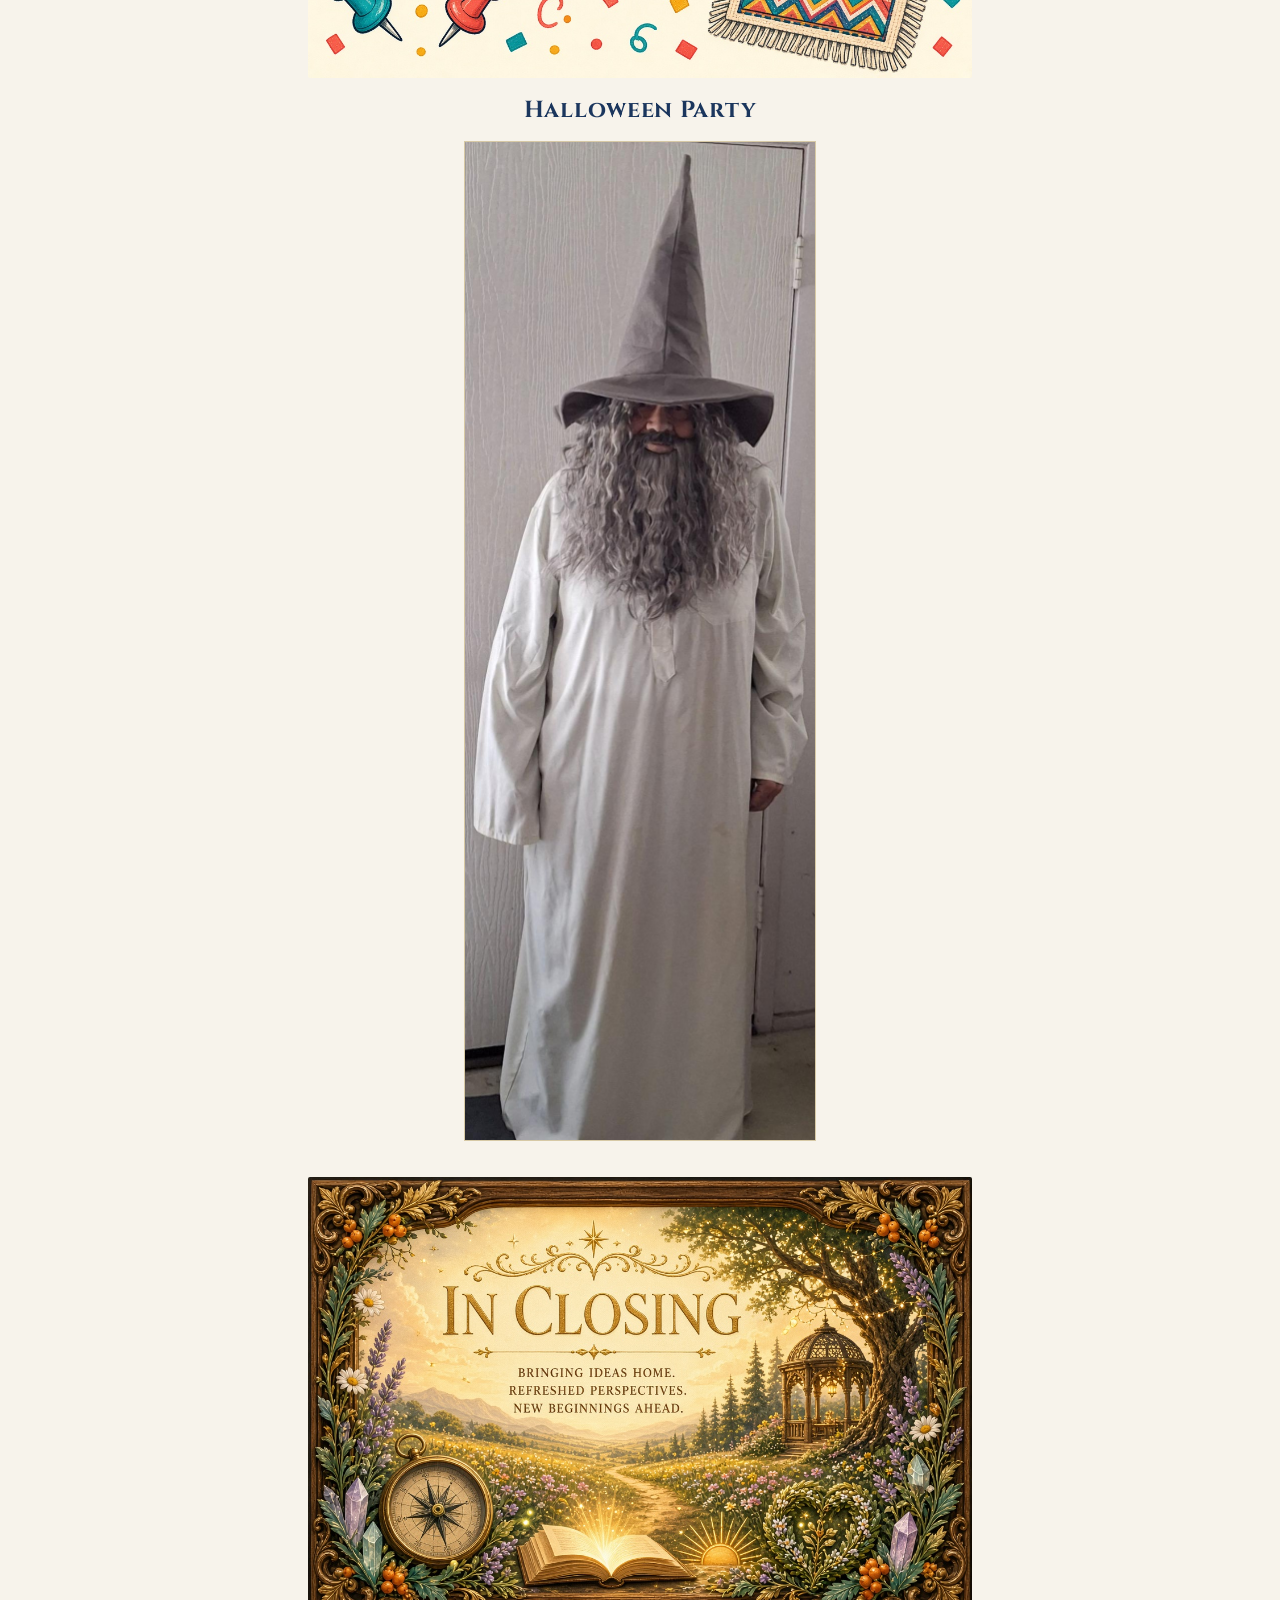
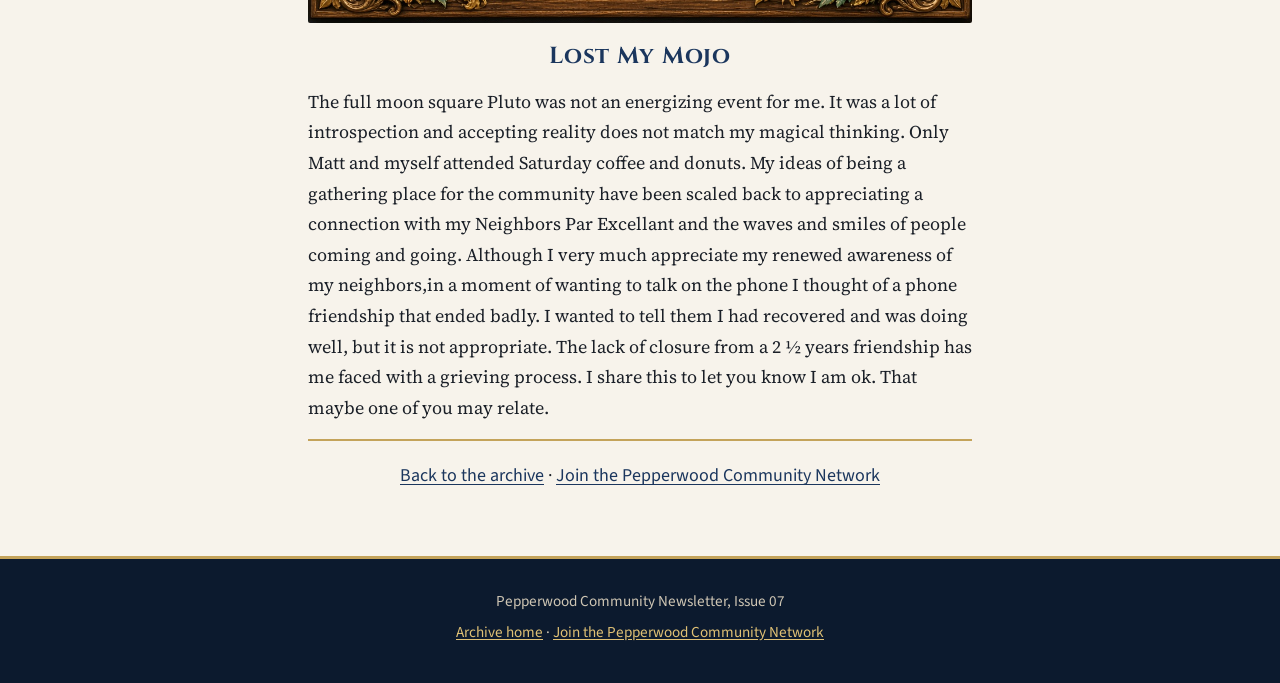
<file: issues/2026-10-28-issue-07.html>
<!DOCTYPE html>
<html lang="en">
<head>
  <meta charset="utf-8">
  <meta name="viewport" content="width=device-width, initial-scale=1">
  <title>Issue 07, Week of October 28, 2026 — Pepperwood Community Newsletter</title>
  <meta name="description" content="Pepperwood Community Newsletter, Issue 07, week of October 28, 2026.">
  <link rel="preconnect" href="https://fonts.googleapis.com">
  <link rel="preconnect" href="https://fonts.gstatic.com" crossorigin>
  <link href="https://fonts.googleapis.com/css2?family=Cinzel:wght@600;700&family=Source+Sans+3:ital,wght@0,400;0,700;1,400&family=Source+Serif+4:ital,wght@0,400;0,600;0,700;1,400;1,600&display=swap" rel="stylesheet">
  <link rel="stylesheet" href="../style.css">
</head>
<body>
  <a class="skip" href="#main">Skip to content</a>
  <header class="site-header">
    <p class="kicker">Pepperwood Community Network</p>
    <h1><a href="../index.html">Pepperwood Community Newsletter</a></h1>
    <nav class="header-nav">
      <a href="../index.html">Archive</a>
      <a class="btn" href="https://form.jotform.com/263144283048052">Join the Pepperwood Community Network</a>
    </nav>
  </header>

  <figure class="masthead-photo">
    <img src="images/i07-image12.jpg" alt="Townhomes in the Pepperwood neighborhood, seen from the pool." width="1312" height="451">
  </figure>

  <main id="main">
    <article class="wrap story">
      <header class="issue-masthead">
        <p class="title">PEPPERWOOD COMMUNITY NEWSLETTER</p>
        <p class="subtitle">Information &amp; Entertainment to build community unity</p>
        <p class="meta">ISSUE 07 · WEEK OF October 28, 2026</p>
      </header>

      <nav class="toc" aria-label="In this issue">
        <h2>In this issue</h2>
        <ol>
          <li>
            <span class="num">01</span>
            <div>
              <a href="#editors-note">Editor’s note</a>
              <span class="blurb">A short welcome and why this issue matters</span>
            </div>
          </li>
          <li>
            <span class="num">02</span>
            <div>
              <a href="#headline-story">The headline story</a>
              <span class="blurb">Your main feature — one idea worth the whole email</span>
            </div>
          </li>
          <li>
            <span class="num">03</span>
            <div>
              <a href="#quick-takes">Quick takes</a>
              <span class="blurb">3–5 short items readers can scan in a minute</span>
            </div>
          </li>
          <li>
            <span class="num">04</span>
            <div>
              <a href="#community">Community</a>
              <span class="blurb">A reader spotlight, reply highlight, or shout-out</span>
            </div>
          </li>
          <li>
            <span class="num">05</span>
            <div>
              <a href="#coming-up">Coming up</a>
              <span class="blurb">Dates, launches, or next-issue tease</span>
            </div>
          </li>
          <li>
            <span class="num">06</span>
            <div>
              <a href="#in-closing">In Closing</a>
              <span class="blurb">Dates, launches, or next-issue tease</span>
            </div>
          </li>
        </ol>
      </nav>

      <section id="editors-note">
        <figure class="banner">
          <img src="images/i07-image6.jpg" alt="Editor’s Note" width="1999" height="394">
        </figure>
        <h2 class="section-title">This Edition Is A Reflection of My Transformation</h2>
        <p>I had a headline story only to take it down. It was the folklore I adhere to and pontificate. I did not finish the newsletter. It is probably as disjointed as I been this week,</p>
      </section>

      <section id="headline-story">
        <figure class="banner">
          <img src="images/i07-image5.jpg" alt="Headline Story" width="1999" height="667">
        </figure>
        <h2 class="section-title">The prophecy of 2026</h2>
        <p>Disclaimer: While Edgar Cayce did make various predictions about Earth changes, future shifts, and a period of spiritual awakening around this era, the detailed narrative about 2026 and modern politics circulating online is modern internet and social media folklore that has been retroactively attributed to him. It is a good review of where we are as a nation and society. Here is the link, <a href="https://youtu.be/O9hgHJXYWjo">Edgar Cayce’s SHOCKING 2026 Prophecy About Trump — Is It Coming True?</a></p>
        <p>I spent the time to post a multi page article alleged to be from Edgar Casey because it resonated with my studies. I took it down because it is one more way we get distracted from our authenticity and the fulfillment of natural giving. It said during this critical period, every soul would have to make a choice—not a political choice between parties or candidates, but a spiritual choice between fear and love, When you can no longer trust anything external, when everything outside you is chaotic, only one option remains: to look within and connect with your own inner wisdom and your own divine connection.We are at a moment when we can evolve toward a new way of being or fall back into ancient patterns of conflict and separation.<br>
        He said, technology would reach a critical point at which it would become so advanced and so deeply integrated into our lives that we would have to make a collective decision: Will we control it, or will it control us?<br>
        For me it is a fun tool that enhances my creativity. It also creates a dependency. It controls us to the degree we allow it to separate us for our personal truth and authentic connection with others.<br>
        It said he spoke about what he called the new golden age—a period that would begin after the chaos of 2026, when humanity would finally remember its true nature and technology and spirituality would unite to create an entirely new civilization. This is my dream and vision. I have come out of my room to reconnect not only with  my neighbors but reality.</p>
        <p>The reality I have found is everything is as it should be. There is a man three doors down that stays busy with his door open,across the way they are in and out all times of the day. There is a wonderful couple across the way.The neighbor next to me is protective of their space. Mick makes his rounds, another neighbor walks by recovering from a surgery.</p>
      </section>

      <section id="quick-takes">
        <figure class="banner">
          <img src="images/i07-image9.jpg" alt="Quick Takes" width="1999" height="500">
        </figure>
        <h2 class="section-title">Up With the Owls</h2>
        <figure class="float-right">
          <img src="images/i07-image11.jpg" alt="A colored poster titled Shara AKA Coven, Community Matriarch and Organizer, showing a woman with animals, a church, and an RV." width="1500" height="1999">
        </figure>
        <p>It’s 3 am and I am hearing the owls hooting and my housemate coughing. It is my creative time. In the night chill with the coldest darkest hour just before dawn. Back to sleep for my housemate, more coloring for me. I am redoing a poster for my friend Sarah. I worked a whole day to finish the 1st one only to realize I had spelled her name wrong. I wanted to blame it on AI but I reviewed the prompt and it was I who did the misspelling.</p>
        <div class="clear"></div>
        <h2 class="section-title">Life Is What Happens When You Are Busy Making Plans</h2>
        <p>John Lennon</p>
        <p>Even though all my hopes and grand ideas seem to be a bust, they have manifested in neighbors who care. I feel the love and support in the waves and smiles that greet me daily. I have been blessed with close Neighbors Par Excellant. While the grand opening resulted in only two attendees, they were the right ones, they are  now allies. This week I am reviewing the folklore presented as predictions of a psychic from eighty years ago. I agreed we are faced with an end times choice. To be blunt it is change or die. I chose life, what little there is left for me. I work every day to keep a positive vibe for those who will be left with the mess from a generation of decadence, who followed the plan of those whose intention it is to control us and maintain their privilege.<br>
        Indoctrinated from birth, we believed without evidence. Religion, politics, and the daily grind of wage slavery have robbed us of our authentic essence, my hopes for communities have been brought back home to the belief we change the world by changing ourselves. In this act of self love and preservation we can find our unity as individuals. Where I thought healing was changing what’s wrong. I am learning that healing is accepting, owning, and taking responsibility for what is.<br>
        We live in a bountiful mystical magical universe with everything we need for living life happy, joyous and free is held by gatekeepers that propagate and thrive in our belief that we are not enough, that salvation lies outside ourselves.<br>
        To survive, we need true Self-Government that requires mindful governing of the Self, and the joy and fulfillment of mutual aid.  Healing comes through the heart; from emotionally authentic experience of releasing judgement and forgiving. With the past healed and living missions of service we can relate to each other with unconditional love, then we can form the interconnected communities to replace representative democracy with informed decisions and direct democracy.<br>
        We can get to the future of trust and abundance. Just not my way, Thank you for your presence and attention.</p>
      </section>

      <section id="community">
        <figure class="banner">
          <img src="images/i07-image8.jpg" alt="Community" width="1999" height="667">
        </figure>
        <h2 class="section-title">No News Is Good News</h2>
        <p>I haven’t any real news, just what I see out my door. Saturday donuts and coffee was Matt and myself. Chiwah was in Oregon, Blake was not feeling well, Shannon was at a baby shower, Mick turned down the offer, and AJ must have forgotten.<br>
        Next Saturday is Halloween. I won’t be buying more donuts unless someone shows up. I ate 8 last week. Not good.<br>
        People wave and smile. It has occurred to me that some people may not get me and all the talk about community. I feel a reality that doesn’t match my original magical thinking. Even I, in the face of reality, realize all I really want is a smaller version of my grandiose ideas: A group of friends to connect and have fun with.<br>
        I put a bag of cans by the recycle bins between me and Mick if anybody is still taking cans to recycle. They were gone the next day,</p>
        <div class="pair">
          <figure>
            <img src="images/i07-image10.jpg" alt="A pencil drawing of a tiger with blue eyes, inscribed To the fun Konrad." width="1960" height="1999">
          </figure>
          <figure>
            <img src="images/i07-image2.jpg" alt="A coloring-page poster titled Konrad Age 11 Skateboarder, showing a boy skateboarding." width="784" height="1168">
          </figure>
        </div>
        <p>On a positive note my interest in the youth was rewarded with a friendship exchange with a young neighbor. I made him a poster to color and he gave me a piece of art he made.</p>
      </section>

      <section id="coming-up">
        <figure class="banner">
          <img src="images/i07-image3.jpg" alt="Coming Up: dates, launches, next-issue tease" width="1168" height="784">
        </figure>
        <h2 class="section-title">Halloween Party</h2>
        <figure class="poster">
          <img src="images/i07-image4.jpg" alt="The editor in a gray pointed hat, long gray wig and beard, and a long white robe." width="701" height="1999">
        </figure>
      </section>

      <section id="in-closing">
        <figure class="banner">
          <img src="images/i07-image7.jpg" alt="In Closing: Bringing ideas home. Refreshed perspectives. New beginnings ahead." width="1168" height="784">
        </figure>
        <h2 class="section-title">Lost My Mojo</h2>
        <p>The full moon square Pluto was not an energizing event for me. It was a lot of introspection and accepting reality does not match my magical thinking. Only Matt and myself attended Saturday coffee and donuts. My ideas of being a gathering place for the community have been scaled back to appreciating a connection with my Neighbors Par Excellant and the waves and smiles of people coming and going. Although I very much appreciate my renewed awareness of my neighbors,in a moment of wanting to talk on the phone I thought of a phone friendship that ended badly. I wanted to tell them I had recovered and was doing well, but it is not appropriate. The lack of closure from a 2 ½ years friendship has me faced with a grieving process. I share this to let you know I am ok. That maybe one of you may relate.</p>
      </section>

      <p class="issue-end">
        <a href="../index.html">Back to the archive</a>
        ·
        <a href="https://form.jotform.com/263144283048052">Join the Pepperwood Community Network</a>
      </p>
    </article>
  </main>

  <footer class="site-footer">
    <p>Pepperwood Community Newsletter, Issue 07</p>
    <p><a href="../index.html">Archive home</a> · <a href="https://form.jotform.com/263144283048052">Join the Pepperwood Community Network</a></p>
  </footer>
</body>
</html>
</file>
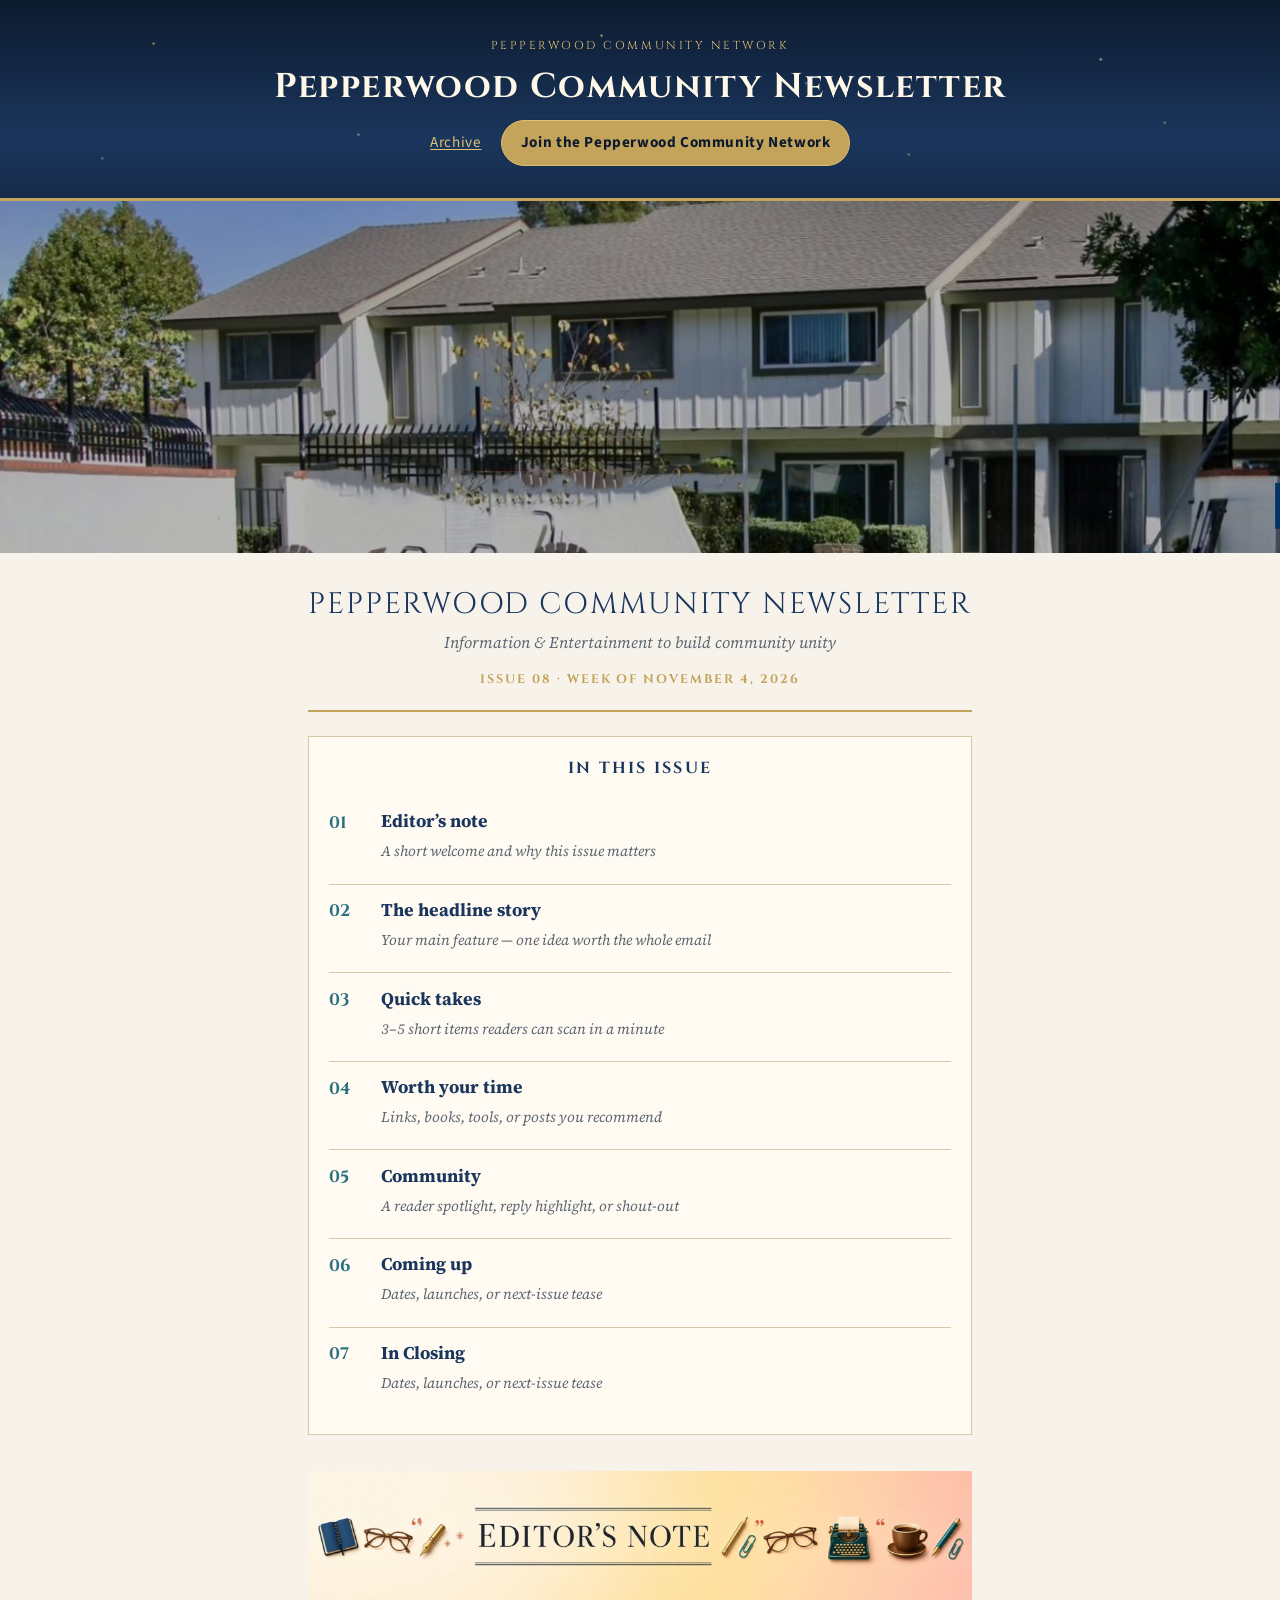
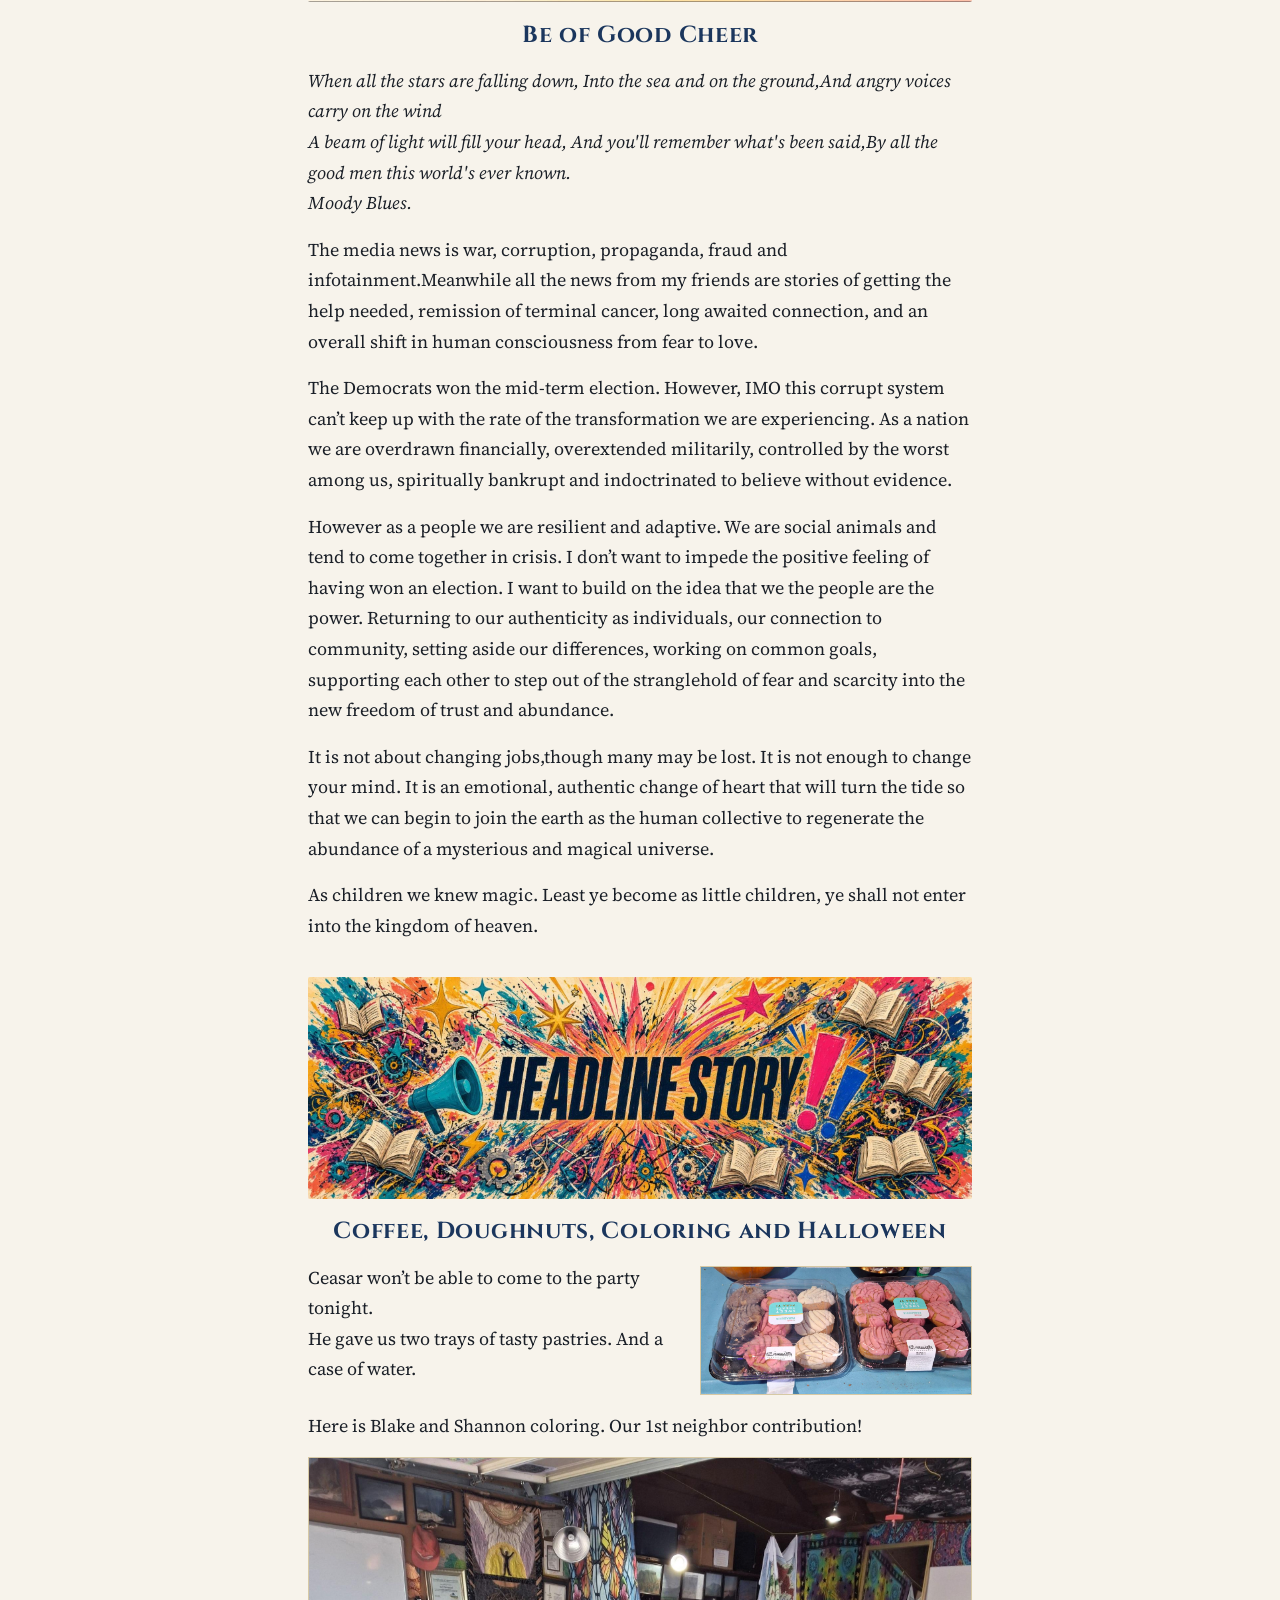
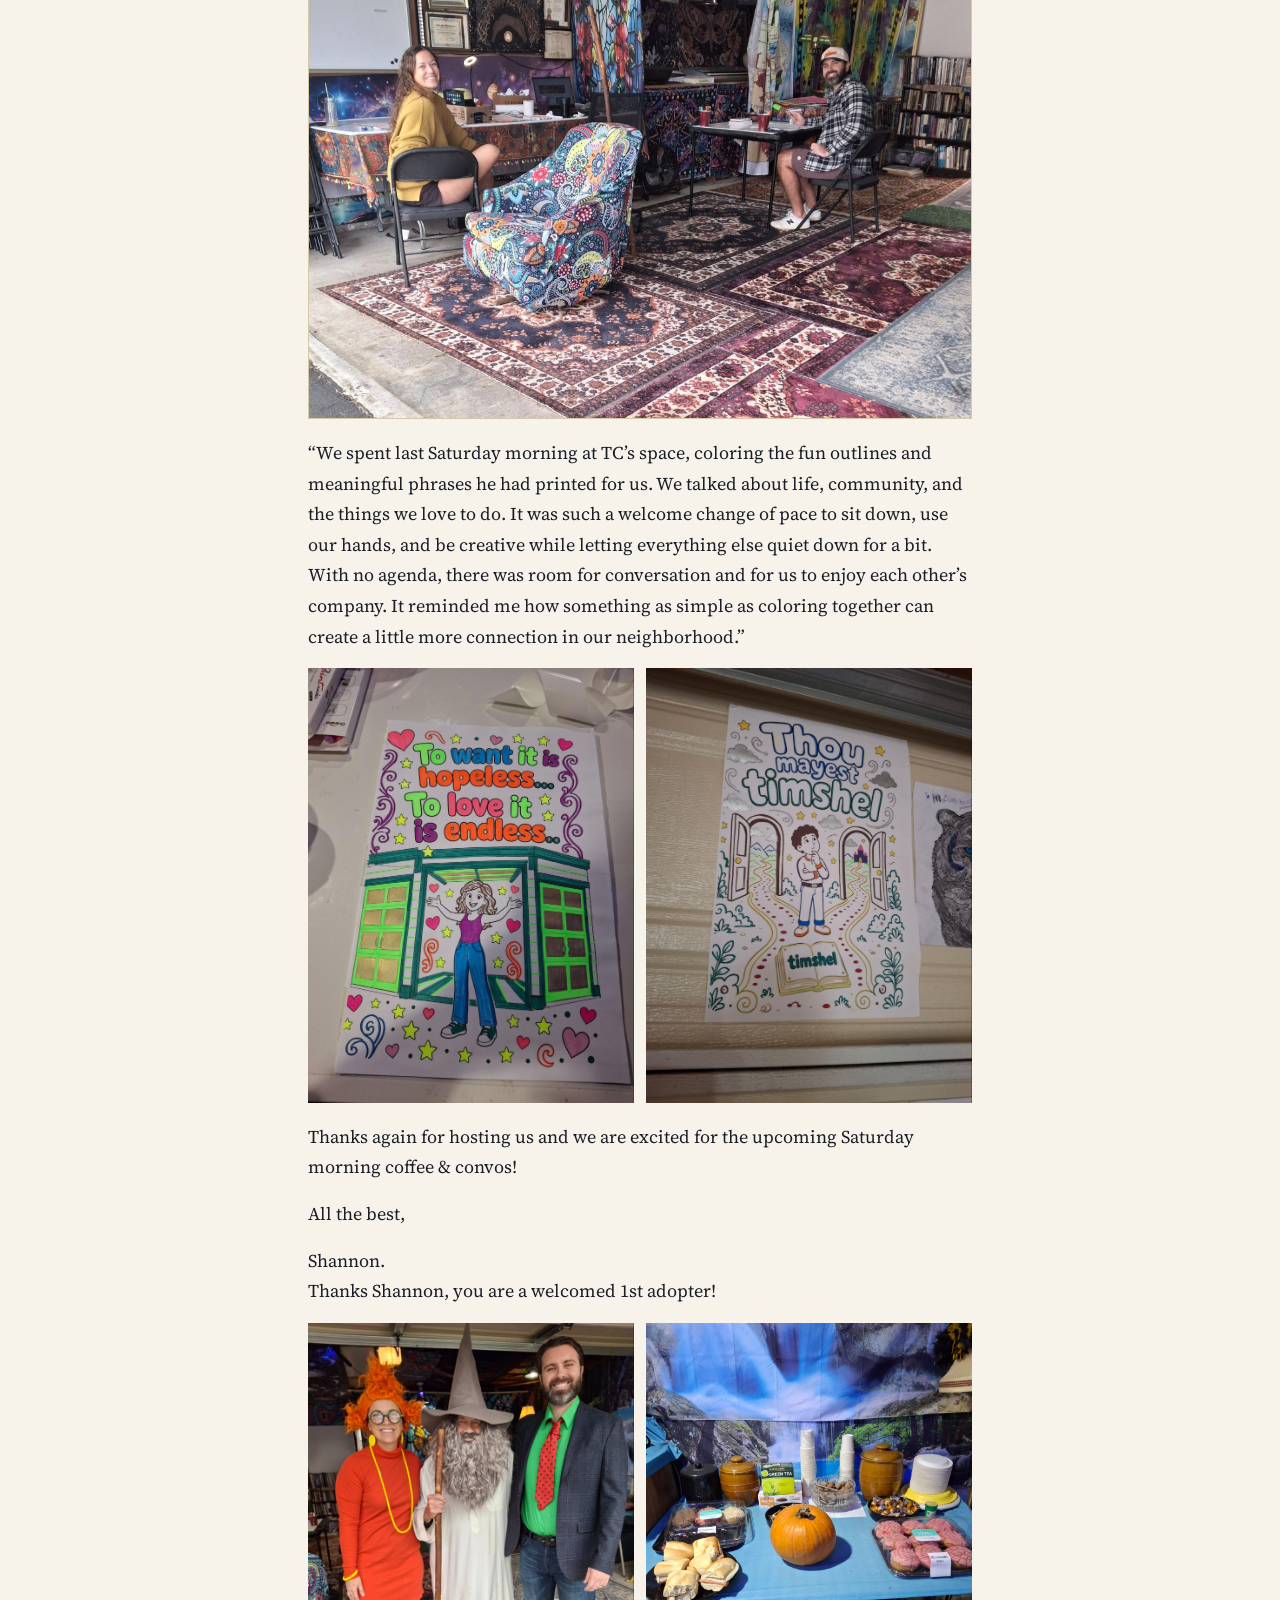
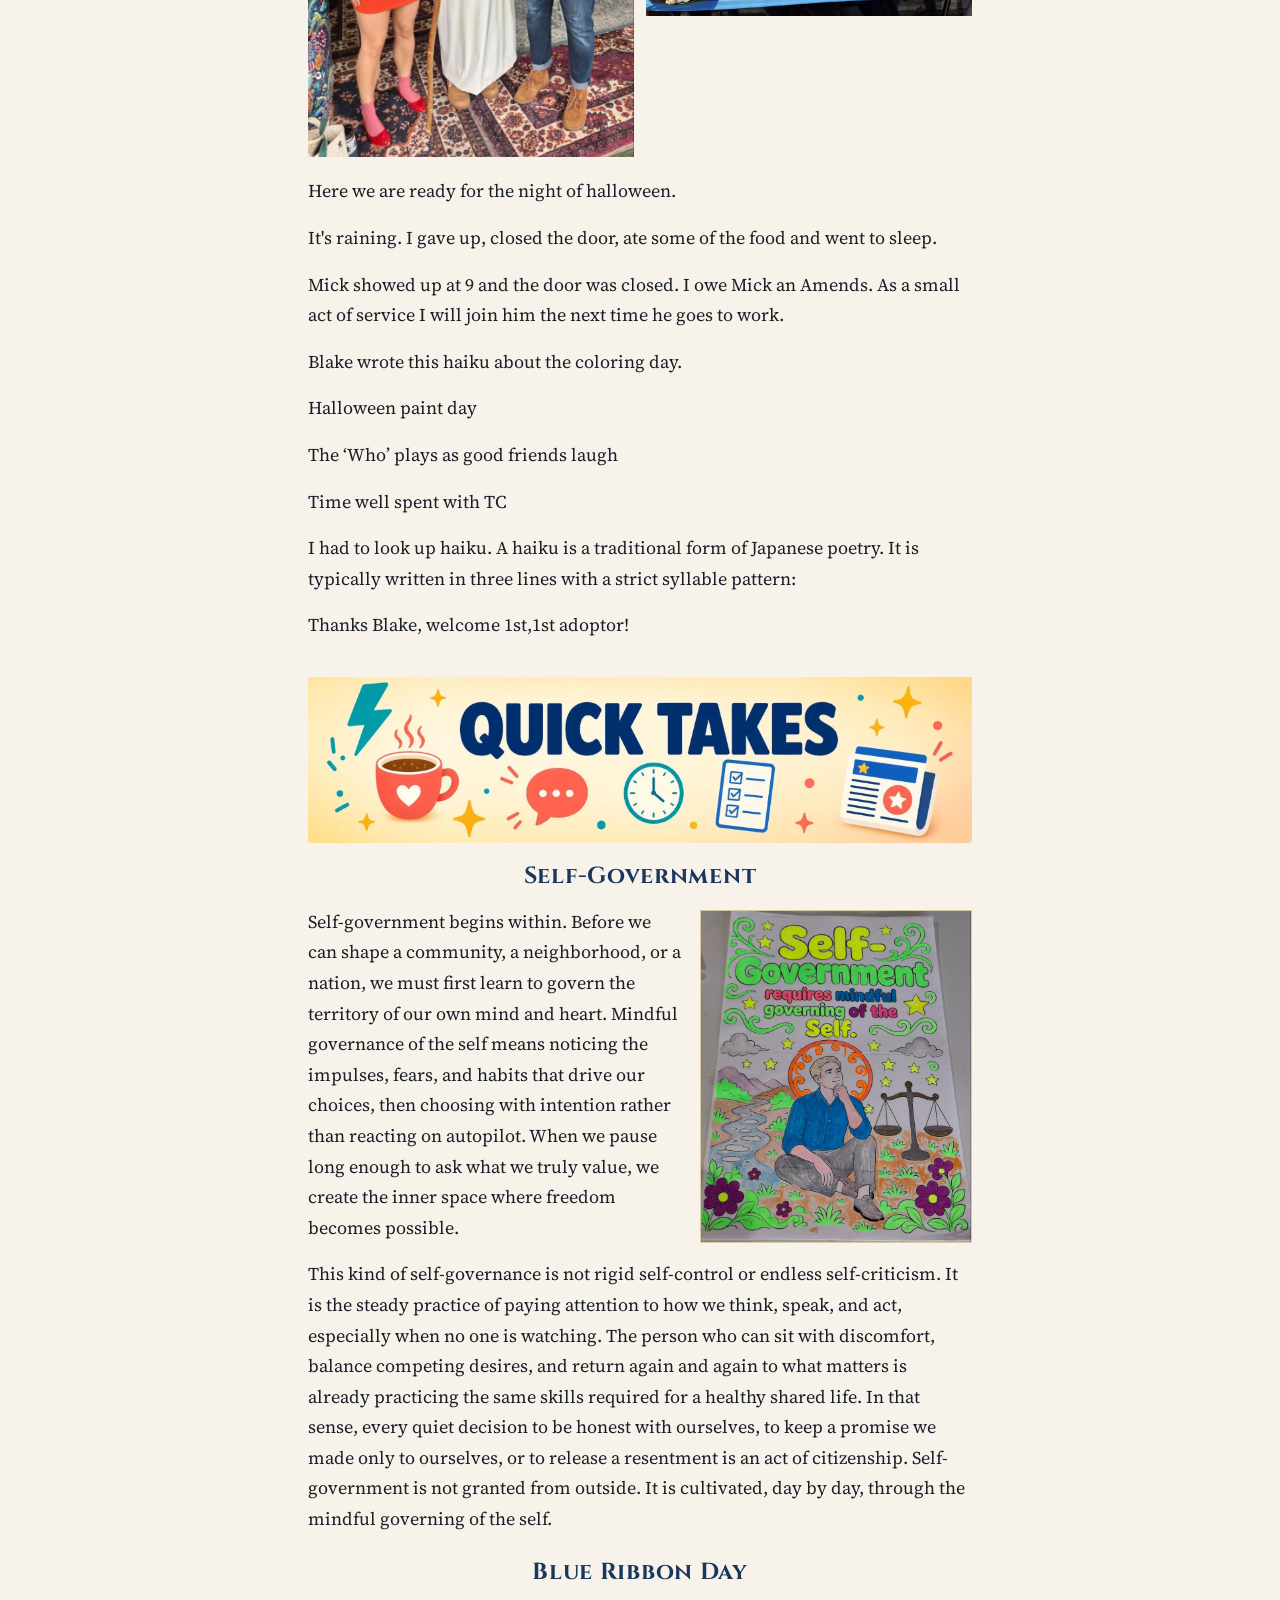
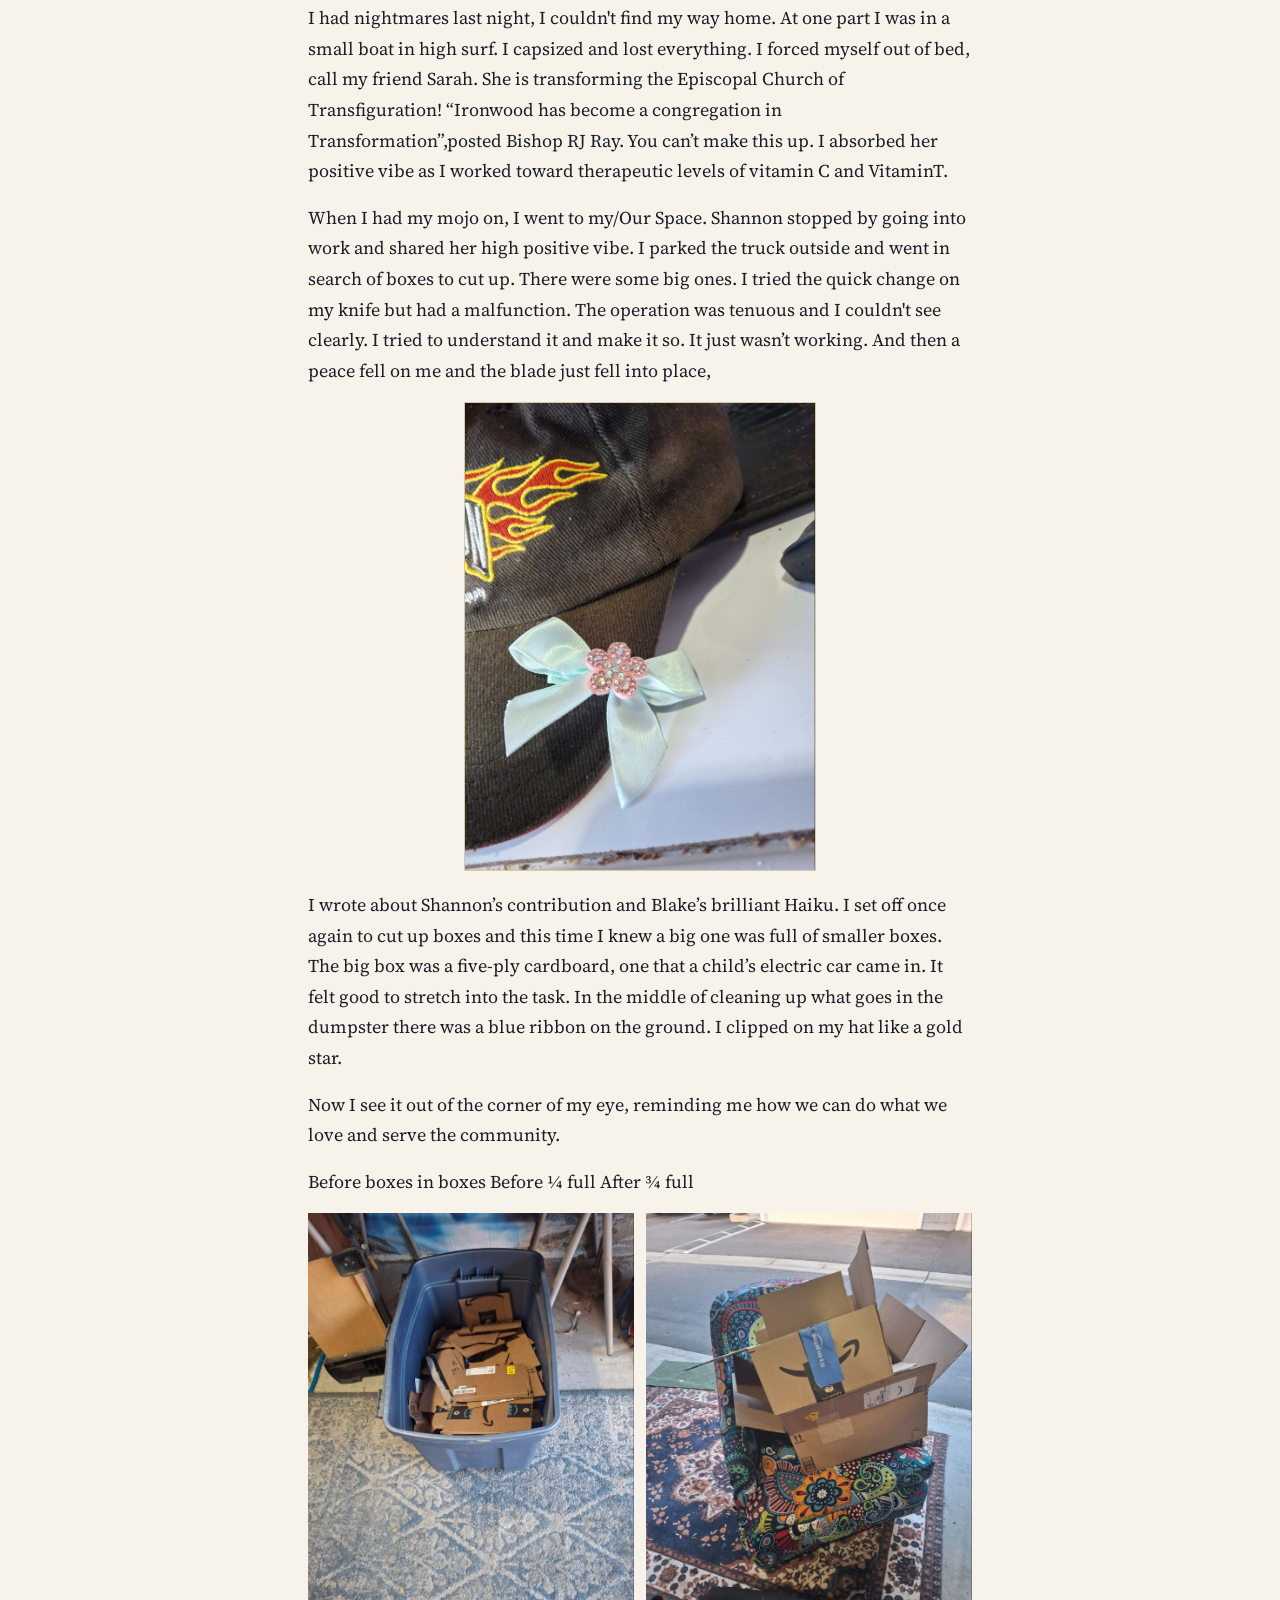
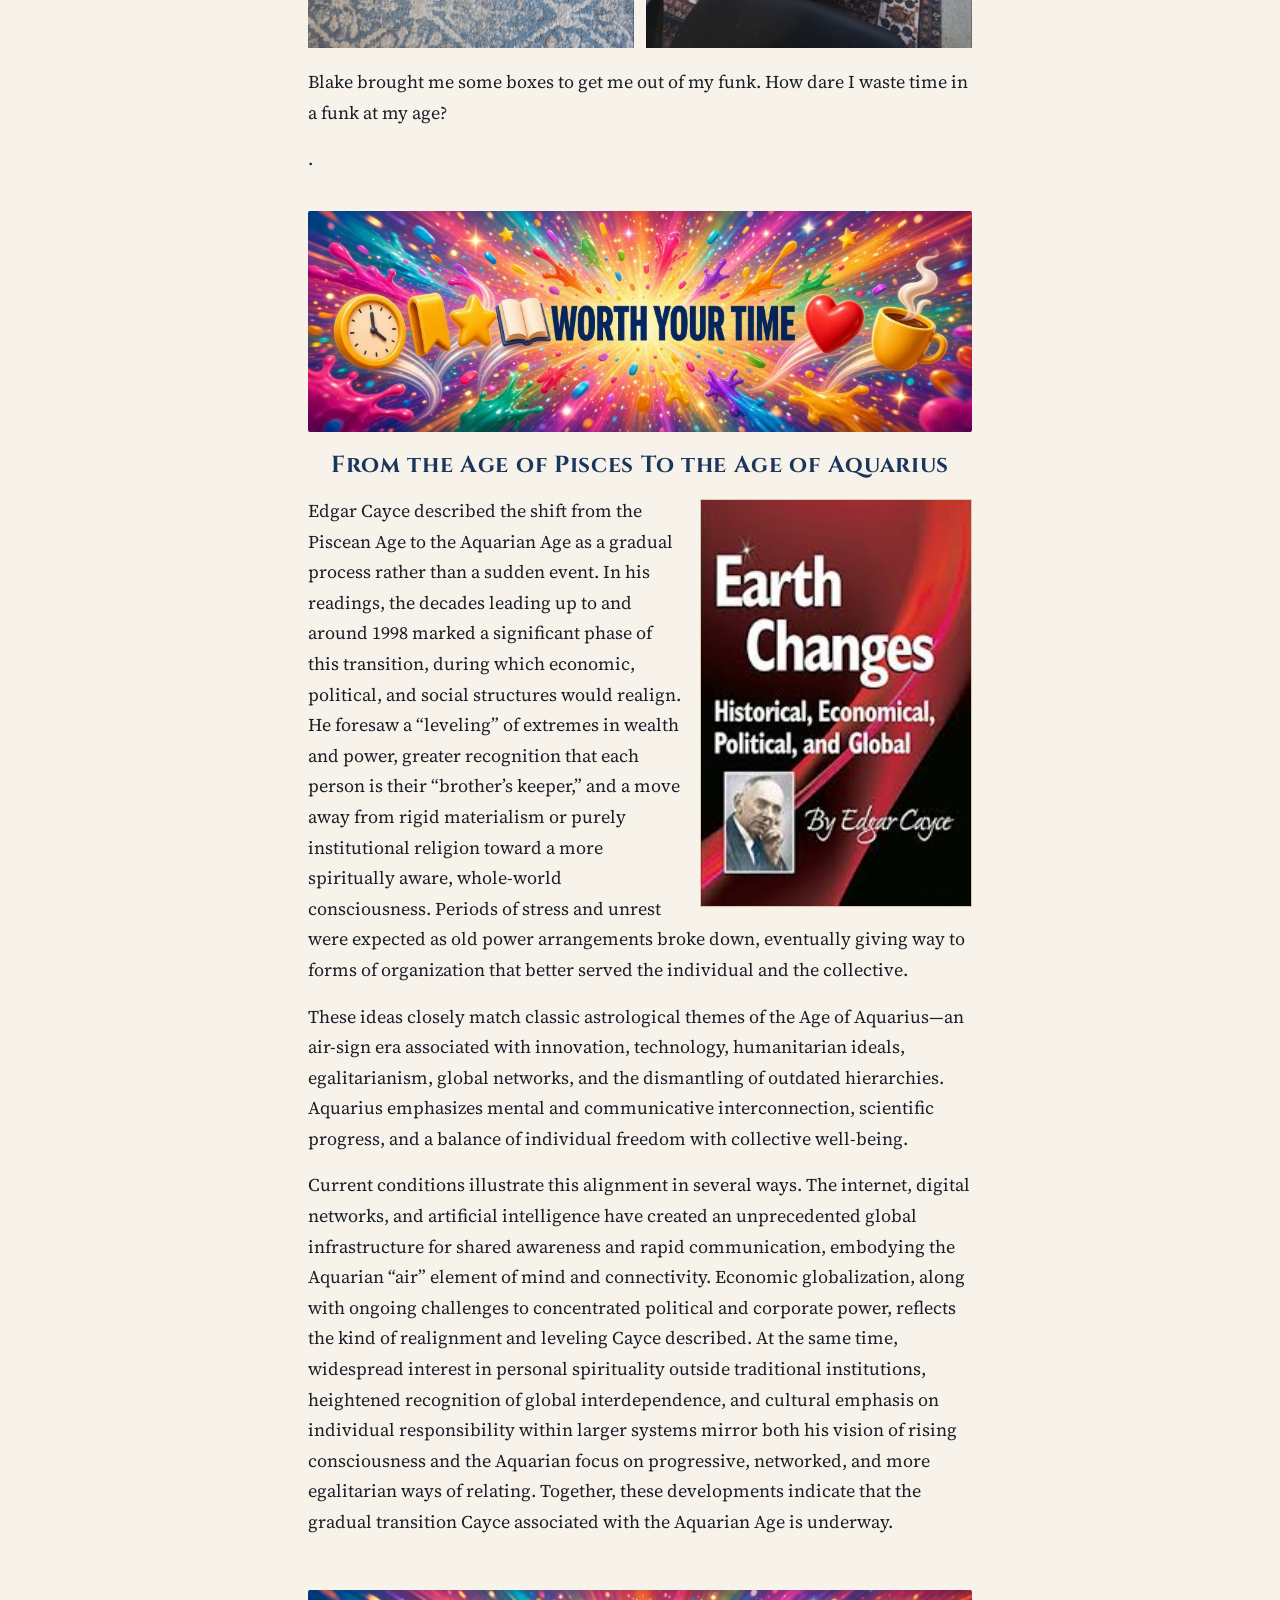
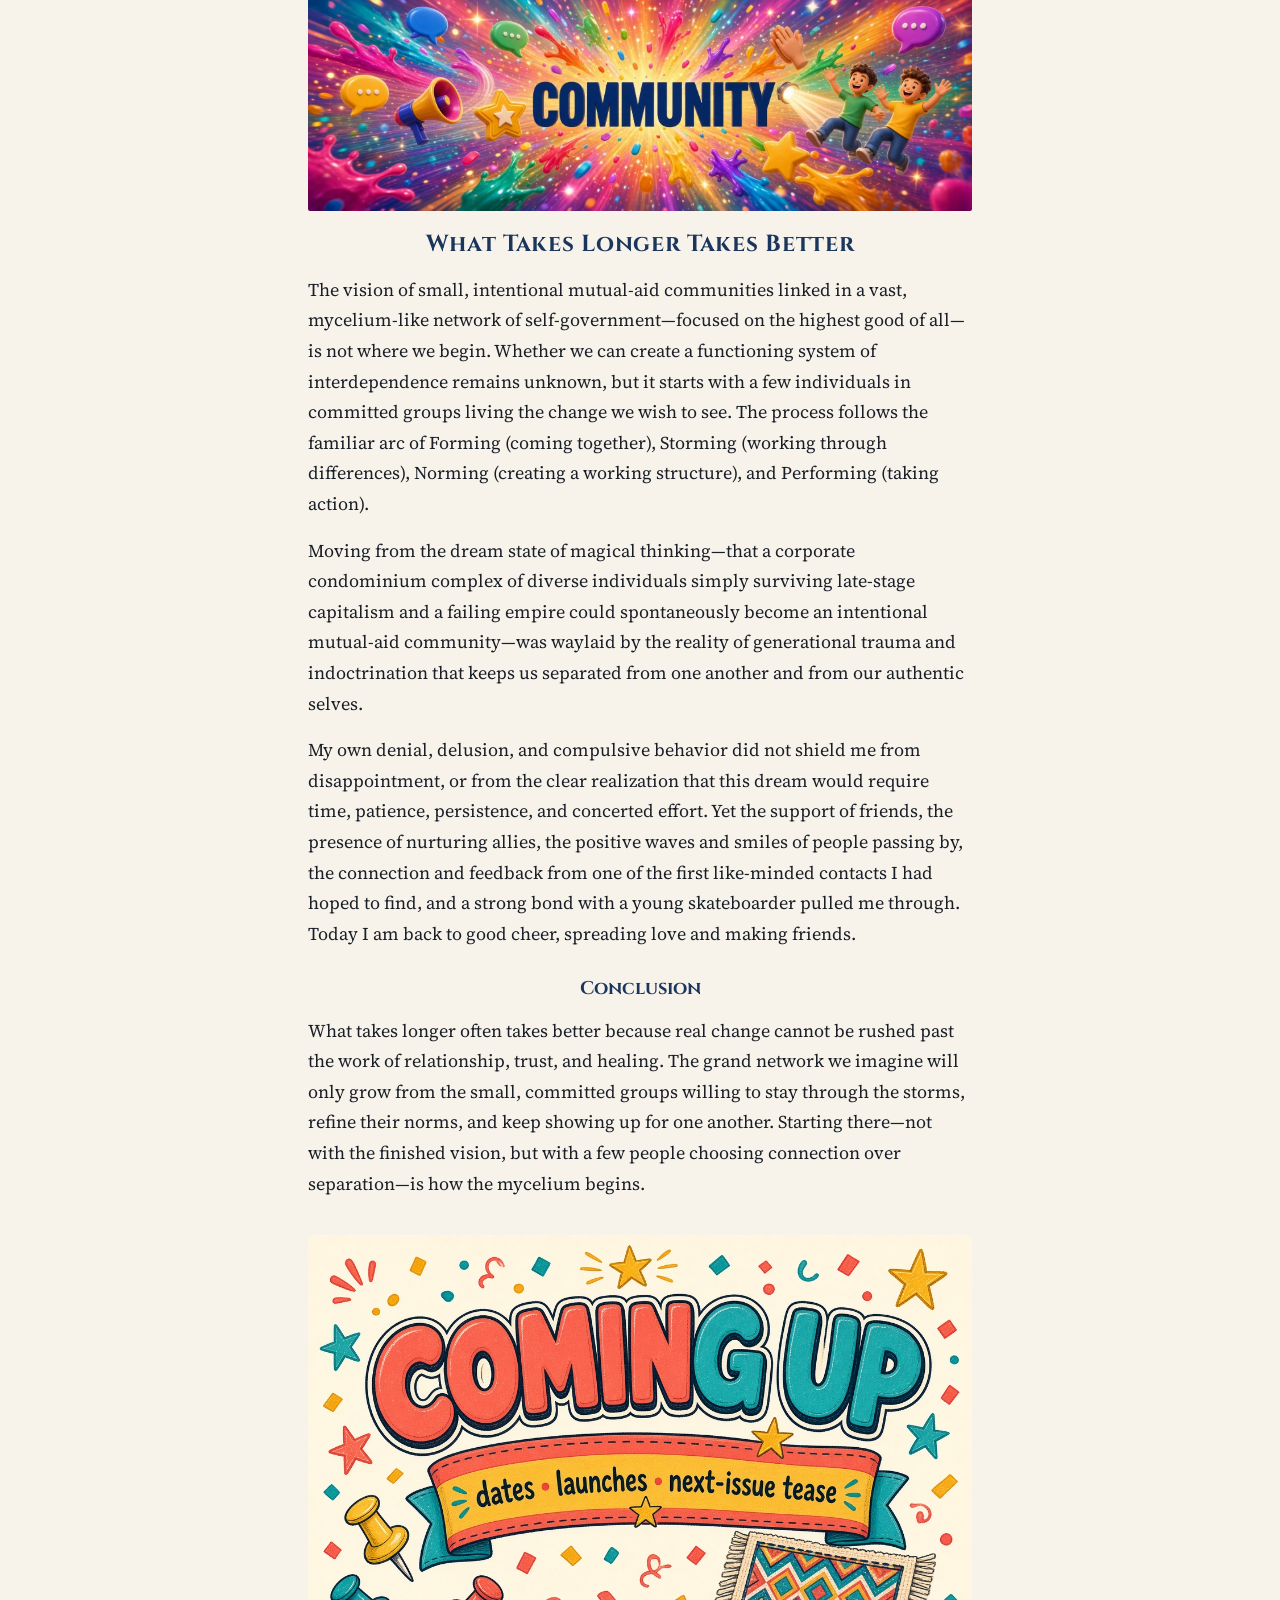
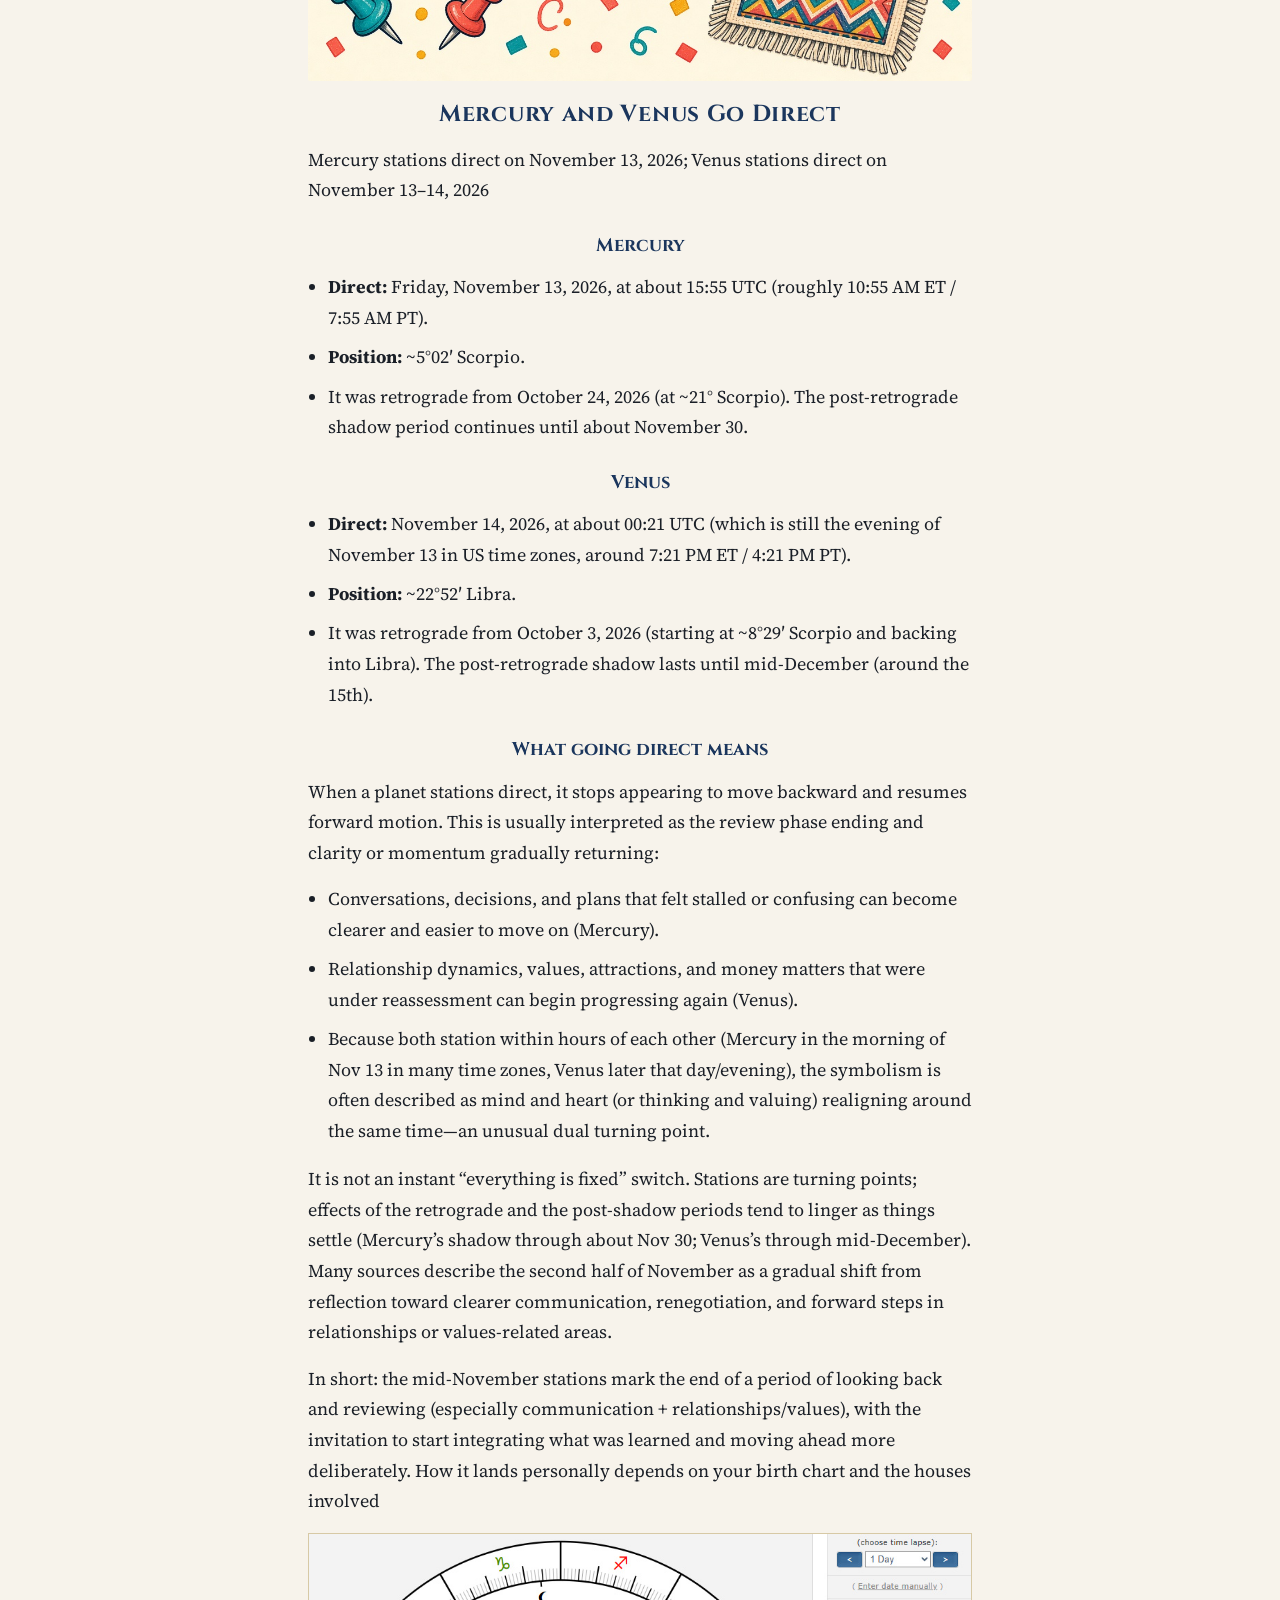
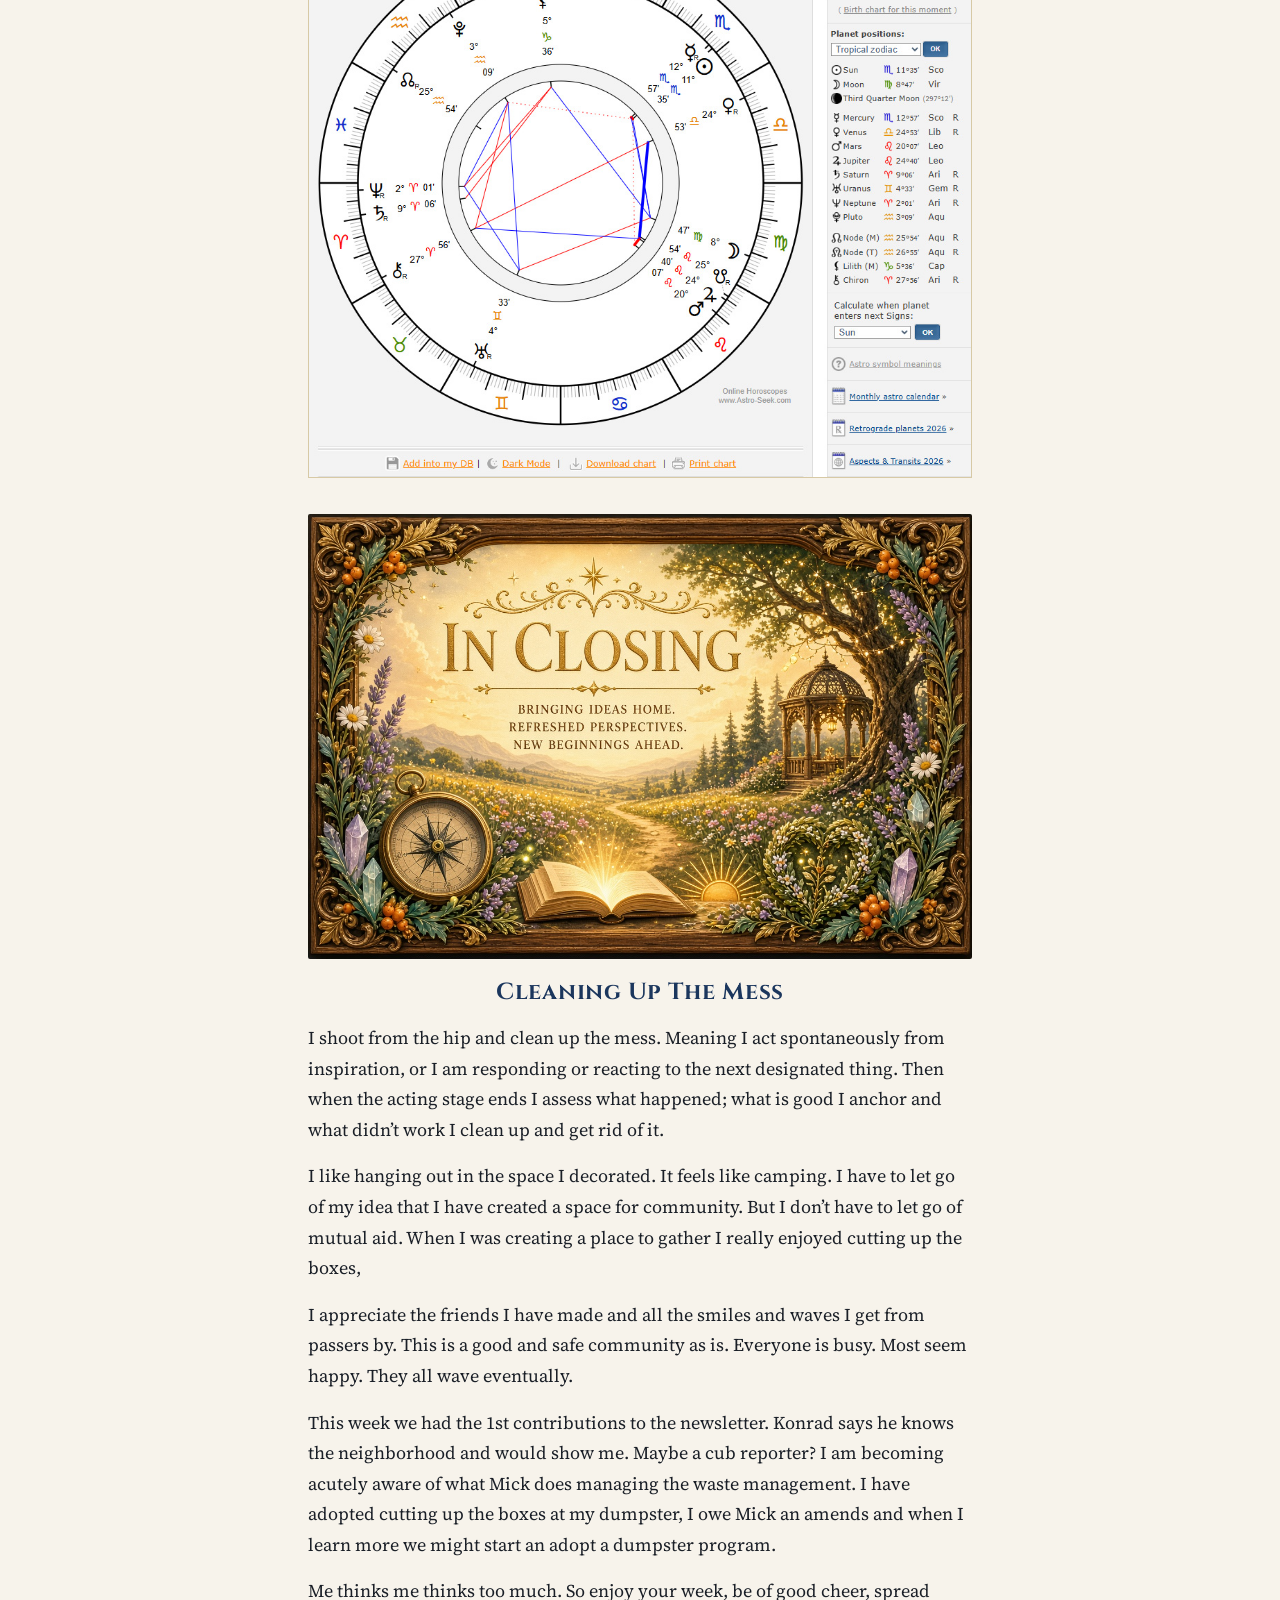
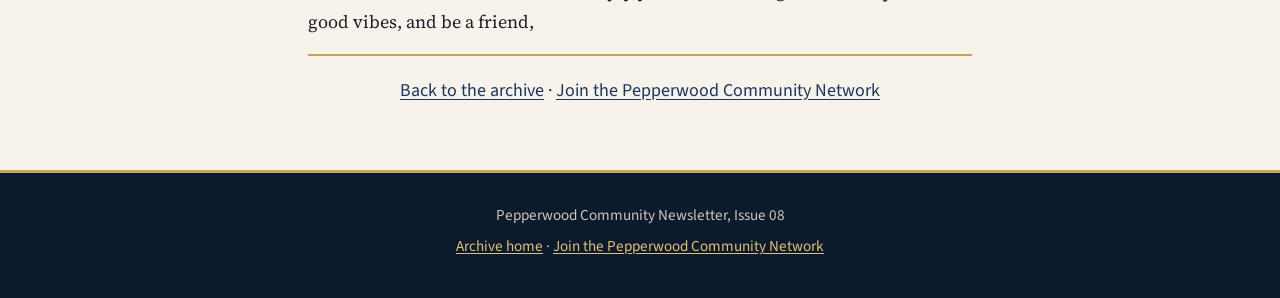
<file: issues/2026-11-04-issue-08.html>
<!DOCTYPE html>
<html lang="en">
<head>
  <meta charset="utf-8">
  <meta name="viewport" content="width=device-width, initial-scale=1">
  <title>Issue 08, Week of November 4, 2026 — Pepperwood Community Newsletter</title>
  <meta name="description" content="Pepperwood Community Newsletter, Issue 08, week of November 4, 2026.">
  <link rel="preconnect" href="https://fonts.googleapis.com">
  <link rel="preconnect" href="https://fonts.gstatic.com" crossorigin>
  <link href="https://fonts.googleapis.com/css2?family=Cinzel:wght@600;700&family=Source+Sans+3:ital,wght@0,400;0,700;1,400&family=Source+Serif+4:ital,wght@0,400;0,600;0,700;1,400;1,600&display=swap" rel="stylesheet">
  <link rel="stylesheet" href="../style.css">
</head>
<body>
  <a class="skip" href="#main">Skip to content</a>
  <header class="site-header">
    <p class="kicker">Pepperwood Community Network</p>
    <h1><a href="../index.html">Pepperwood Community Newsletter</a></h1>
    <nav class="header-nav">
      <a href="../index.html">Archive</a>
      <a class="btn" href="https://form.jotform.com/263144283048052">Join the Pepperwood Community Network</a>
    </nav>
  </header>

  <figure class="masthead-photo">
    <img src="images/i08-image20.jpg" alt="Townhomes in the Pepperwood neighborhood, seen from the pool." width="1312" height="451">
  </figure>

  <main id="main">
    <article class="wrap story">
      <header class="issue-masthead">
        <p class="title">PEPPERWOOD COMMUNITY NEWSLETTER</p>
        <p class="subtitle">Information &amp; Entertainment to build community unity</p>
        <p class="meta">ISSUE 08 · WEEK OF November 4, 2026</p>
      </header>

      <nav class="toc" aria-label="In this issue">
        <h2>In this issue</h2>
        <ol>
          <li>
            <span class="num">01</span>
            <div>
              <a href="#editors-note">Editor’s note</a>
              <span class="blurb">A short welcome and why this issue matters</span>
            </div>
          </li>
          <li>
            <span class="num">02</span>
            <div>
              <a href="#headline-story">The headline story</a>
              <span class="blurb">Your main feature — one idea worth the whole email</span>
            </div>
          </li>
          <li>
            <span class="num">03</span>
            <div>
              <a href="#quick-takes">Quick takes</a>
              <span class="blurb">3–5 short items readers can scan in a minute</span>
            </div>
          </li>
          <li>
            <span class="num">04</span>
            <div>
              <a href="#worth-your-time">Worth your time</a>
              <span class="blurb">Links, books, tools, or posts you recommend</span>
            </div>
          </li>
          <li>
            <span class="num">05</span>
            <div>
              <a href="#community">Community</a>
              <span class="blurb">A reader spotlight, reply highlight, or shout-out</span>
            </div>
          </li>
          <li>
            <span class="num">06</span>
            <div>
              <a href="#coming-up">Coming up</a>
              <span class="blurb">Dates, launches, or next-issue tease</span>
            </div>
          </li>
          <li>
            <span class="num">07</span>
            <div>
              <a href="#in-closing">In Closing</a>
              <span class="blurb">Dates, launches, or next-issue tease</span>
            </div>
          </li>
        </ol>
      </nav>

      <section id="editors-note">
        <figure class="banner">
          <img src="images/i08-image12.jpg" alt="Editor’s Note" width="1999" height="394">
        </figure>
        <h2 class="section-title">Be of Good Cheer</h2>
        <p class="lyrics">When all the stars are falling down, Into the sea and on the ground,And angry voices carry on the wind<br>
        A beam of light will fill your head, And you'll remember what's been said,By all the good men this world's ever known.<br>
        Moody Blues.</p>
        <p>The media news is war, corruption, propaganda, fraud  and infotainment.Meanwhile all the news from my friends are stories of getting the help needed, remission of terminal cancer, long awaited connection, and an overall shift in human consciousness from fear to love.</p>
        <p>The Democrats won the mid-term election. However, IMO this corrupt system can’t keep up with the rate of the transformation we are experiencing. As a nation we are overdrawn financially, overextended militarily, controlled by the worst among us, spiritually bankrupt and indoctrinated to believe without evidence.</p>
        <p>However as a people we are resilient and adaptive. We are social animals and tend to come together in crisis. I don’t want to impede the positive feeling of having won an election. I want to build on the idea that we the people are the power. Returning to our authenticity as individuals, our connection to community, setting aside our differences, working on common goals, supporting each other to step out of the stranglehold of fear and  scarcity into the new freedom of trust and abundance.</p>
        <p>It is not about changing jobs,though many may be lost. It is not enough to change your mind. It is an emotional, authentic change of heart that will turn the tide so that we can begin to join the earth as the human collective to regenerate the abundance of a mysterious and magical universe.</p>
        <p>As children we knew magic. Least ye become as little children, ye shall not enter into the kingdom of heaven.</p>
      </section>

      <section id="headline-story">
        <figure class="banner">
          <img src="images/i08-image2.jpg" alt="Headline Story" width="1999" height="667">
        </figure>
        <h2 class="section-title">Coffee, Doughnuts, Coloring and Halloween</h2>
        <figure class="float-right">
          <img src="images/i08-image7.jpg" alt="Two trays of pink, white, and brown conchas on a blue table." width="1999" height="939">
        </figure>
        <p>Ceasar won’t be able to come to the party tonight.<br>
        He gave us two trays of tasty pastries. And a case of water.</p>
        <div class="clear"></div>
        <p>Here is Blake and Shannon coloring. Our 1st neighbor contribution!</p>
        <figure class="poster wide">
          <img src="images/i08-image15.jpg" alt="Blake and Shannon sitting at tables in the decorated garage space, coloring posters." width="1999" height="1690">
        </figure>
        <p>“We spent last Saturday morning at TC’s space, coloring the fun outlines and meaningful phrases he had printed for us. We talked about life, community, and the things we love to do. It was such a welcome change of pace to sit down, use our hands, and be creative while letting everything else quiet down for a bit. With no agenda, there was room for conversation and for us to enjoy each other’s company. It reminded me how something as simple as coloring together can create a little more connection in our neighborhood.”</p>
        <div class="pair">
          <figure>
            <img src="images/i08-image10.jpg" alt="A colored poster of a woman standing in an open garage, with the words To want it is hopeless… To love it is endless.." width="1500" height="1999">
          </figure>
          <figure>
            <img src="images/i08-image3.jpg" alt="A colored poster of a boy between two open doors, with the words Thou mayest timshel." width="1500" height="1999">
          </figure>
        </div>
        <p>Thanks again for hosting us and we are excited for the upcoming Saturday morning coffee &amp; convos!</p>
        <p>All the best,</p>
        <p>Shannon.<br>
        Thanks Shannon, you are a welcomed 1st adopter!</p>
        <div class="pair">
          <figure>
            <img src="images/i08-image5.jpg" alt="Shannon, the editor in a wizard costume, and Blake standing together in Halloween outfits." width="1500" height="1999">
          </figure>
          <figure>
            <img src="images/i08-image14.jpg" alt="A Halloween spread of sandwiches, pastries, a pumpkin, tea, and drinks on a blue table." width="1999" height="1797">
          </figure>
        </div>
        <p>Here we are ready for the night of halloween.</p>
        <p>It's raining. I gave up, closed the door, ate some of the food and went to sleep.</p>
        <p>Mick showed up at 9 and the door was closed. I owe Mick an Amends. As a small act of service I will join him the next time he goes to work.</p>
        <p>Blake wrote this haiku about the coloring day.</p>
        <p>Halloween paint day</p>
        <p>The ‘Who’ plays as good friends laugh</p>
        <p>Time well spent with TC</p>
        <p>I had to look up haiku. A haiku is a traditional form of Japanese poetry. It is typically written in three lines with a strict syllable pattern:</p>
        <p>Thanks Blake, welcome 1st,1st adoptor!</p>
      </section>

      <section id="quick-takes">
        <figure class="banner">
          <img src="images/i08-image21.jpg" alt="Quick Takes" width="1999" height="500">
        </figure>
        <h2 class="section-title">Self-Government</h2>
        <figure class="float-right">
          <img src="images/i08-image19.jpg" alt="A colored poster of a man sitting by a stream and a set of scales, with the words Self-Government requires mindful governing of the Self." width="1632" height="1999">
        </figure>
        <p>Self-government begins within. Before we can shape a community, a neighborhood, or a nation, we must first learn to govern the territory of our own mind and heart. Mindful governance of the self means noticing the impulses, fears, and habits that drive our choices, then choosing with intention rather than reacting on autopilot. When we pause long enough to ask what we truly value, we create the inner space where freedom becomes possible.</p>
        <p>This kind of self-governance is not rigid self-control or endless self-criticism. It is the steady practice of paying attention to how we think, speak, and act, especially when no one is watching. The person who can sit with discomfort, balance competing desires, and return again and again to what matters is already practicing the same skills required for a healthy shared life. In that sense, every quiet decision to be honest with ourselves, to keep a promise we made only to ourselves, or to release a resentment is an act of citizenship. Self-government is not granted from outside. It is cultivated, day by day, through the mindful governing of the self.</p>
        <div class="clear"></div>
        <h2 class="section-title">Blue Ribbon Day</h2>
        <p>I had nightmares last night, I couldn't find my way home. At one part I was in a small boat in high surf. I capsized and lost everything. I forced  myself out of bed, call my friend Sarah. She is transforming the Episcopal Church of Transfiguration! “Ironwood has become a congregation in Transformation”,posted Bishop RJ Ray. You can’t make this up. I absorbed her positive vibe as I worked toward therapeutic levels of vitamin C and VitaminT.</p>
        <p>When I had my mojo on, I went to my/Our Space. Shannon stopped by going into work and shared her high positive vibe. I parked the truck outside and went in search of boxes to cut up. There were some big ones. I tried the quick change on my knife but had a malfunction. The operation was tenuous and I couldn't see clearly. I tried to understand it and make it so. It just wasn’t working. And then a peace fell on me and the blade just fell into place,</p>
        <figure class="poster">
          <img src="images/i08-image17.jpg" alt="A brown cap with a pale blue ribbon and a pink flower pin clipped to the brim." width="1500" height="1999">
        </figure>
        <p>I wrote about Shannon’s contribution and Blake’s brilliant Haiku. I set off once again to cut up boxes and this time I knew a big one was full of smaller boxes. The big box was a five-ply cardboard, one that a child’s electric car came in. It felt good to stretch into the task. In the middle of cleaning up what goes in the dumpster there was a blue ribbon on the ground. I clipped on my hat like a gold star.</p>
        <p>Now I see it out of the corner of my eye, reminding me how we can do what we love and serve the community.</p>
        <p>Before boxes in boxes                    Before ¼ full                               After ¾ full</p>
        <div class="pair">
          <figure>
            <img src="images/i08-image8.jpg" alt="A blue bin with a few cut-up cardboard pieces in the bottom." width="1500" height="1999">
          </figure>
          <figure>
            <img src="images/i08-image1.jpg" alt="Cut-up cardboard boxes stacked on a paisley armchair." width="1500" height="1999">
          </figure>
        </div>
        <p>Blake brought me some boxes to get me out of my funk. How dare I waste time in a funk at my age?</p>
        <p>.</p>
      </section>

      <section id="worth-your-time">
        <figure class="banner">
          <img src="images/i08-image9.jpg" alt="Worth Your Time" width="1999" height="667">
        </figure>
        <h2 class="section-title">From the Age of Pisces To the Age of Aquarius</h2>
        <figure class="float-right">
          <img src="images/i08-image16.png" alt="Book cover: Earth Changes, Historical, Economical, Political, and Global, by Edgar Cayce." width="183" height="275">
        </figure>
        <p>Edgar Cayce described the shift from the Piscean Age to the Aquarian Age as a gradual process rather than a sudden event. In his readings, the decades leading up to and around 1998 marked a significant phase of this transition, during which economic, political, and social structures would realign. He foresaw a “leveling” of extremes in wealth and power, greater recognition that each person is their “brother’s keeper,” and a move away from rigid materialism or purely institutional religion toward a more spiritually aware, whole-world consciousness. Periods of stress and unrest were expected as old power arrangements broke down, eventually giving way to forms of organization that better served the individual and the collective.</p>
        <p>These ideas closely match classic astrological themes of the Age of Aquarius—an air-sign era associated with innovation, technology, humanitarian ideals, egalitarianism, global networks, and the dismantling of outdated hierarchies. Aquarius emphasizes mental and communicative interconnection, scientific progress, and a balance of individual freedom with collective well-being.</p>
        <p>Current conditions illustrate this alignment in several ways. The internet, digital networks, and artificial intelligence have created an unprecedented global infrastructure for shared awareness and rapid communication, embodying the Aquarian “air” element of mind and connectivity. Economic globalization, along with ongoing challenges to concentrated political and corporate power, reflects the kind of realignment and leveling Cayce described. At the same time, widespread interest in personal spirituality outside traditional institutions, heightened recognition of global interdependence, and cultural emphasis on individual responsibility within larger systems mirror both his vision of rising consciousness and the Aquarian focus on progressive, networked, and more egalitarian ways of relating. Together, these developments indicate that the gradual transition Cayce associated with the Aquarian Age is underway.</p>
        <div class="clear"></div>
      </section>

      <section id="community">
        <figure class="banner">
          <img src="images/i08-image4.jpg" alt="Community" width="1999" height="667">
        </figure>
        <h2 class="section-title">What Takes Longer Takes Better</h2>
        <p>The vision of small, intentional mutual-aid communities linked in a vast, mycelium-like network of self-government—focused on the highest good of all—is not where we begin. Whether we can create a functioning system of interdependence remains unknown, but it starts with a few individuals in committed groups living the change we wish to see. The process follows the familiar arc of Forming (coming together), Storming (working through differences), Norming (creating a working structure), and Performing (taking action).</p>
        <p>Moving from the dream state of magical thinking—that a corporate condominium complex of diverse individuals simply surviving late-stage capitalism and a failing empire could spontaneously become an intentional mutual-aid community—was waylaid by the reality of generational trauma and indoctrination that keeps us separated from one another and from our authentic selves.</p>
        <p>My own denial, delusion, and compulsive behavior did not shield me from disappointment, or from the clear realization that this dream would require time, patience, persistence, and concerted effort. Yet the support of friends, the presence of nurturing allies, the positive waves and smiles of people passing by, the connection and feedback from one of the first like-minded contacts I had hoped to find, and a strong bond with a young skateboarder pulled me through. Today I am back to good cheer, spreading love and making friends.</p>
        <h3 class="subhead">Conclusion</h3>
        <p>What takes longer often takes better because real change cannot be rushed past the work of relationship, trust, and healing. The grand network we imagine will only grow from the small, committed groups willing to stay through the storms, refine their norms, and keep showing up for one another. Starting there—not with the finished vision, but with a few people choosing connection over separation—is how the mycelium begins.</p>
      </section>

      <section id="coming-up">
        <figure class="banner">
          <img src="images/i08-image11.jpg" alt="Coming Up: dates, launches, next-issue tease" width="1168" height="784">
        </figure>
        <h2 class="section-title">Mercury and Venus Go Direct</h2>
        <p>Mercury stations direct on November 13, 2026; Venus stations direct on November 13–14, 2026</p>
        <h3 class="subhead">Mercury</h3>
        <ul>
          <li><strong>Direct:</strong> Friday, November 13, 2026, at about 15:55 UTC (roughly 10:55 AM ET / 7:55 AM PT).</li>
          <li><strong>Position:</strong> ~5°02′ Scorpio.</li>
          <li>It was retrograde from October 24, 2026 (at ~21° Scorpio). The post-retrograde shadow period continues until about November 30.</li>
        </ul>
        <h3 class="subhead">Venus</h3>
        <ul>
          <li><strong>Direct:</strong> November 14, 2026, at about 00:21 UTC (which is still the evening of November 13 in US time zones, around 7:21 PM ET / 4:21 PM PT).</li>
          <li><strong>Position:</strong> ~22°52′ Libra.</li>
          <li>It was retrograde from October 3, 2026 (starting at ~8°29′ Scorpio and backing into Libra). The post-retrograde shadow lasts until mid-December (around the 15th).</li>
        </ul>
        <h3 class="subhead">What going direct means</h3>
        <p>When a planet stations direct, it stops appearing to move backward and resumes forward motion. This is usually interpreted as the review phase ending and clarity or momentum gradually returning:</p>
        <ul>
          <li>Conversations, decisions, and plans that felt stalled or confusing can become clearer and easier to move on (Mercury).</li>
          <li>Relationship dynamics, values, attractions, and money matters that were under reassessment can begin progressing again (Venus).</li>
          <li>Because both station within hours of each other (Mercury in the morning of Nov 13 in many time zones, Venus later that day/evening), the symbolism is often described as mind and heart (or thinking and valuing) realigning around the same time—an unusual dual turning point.</li>
        </ul>
        <p>It is not an instant “everything is fixed” switch. Stations are turning points; effects of the retrograde and the post-shadow periods tend to linger as things settle (Mercury’s shadow through about Nov 30; Venus’s through mid-December). Many sources describe the second half of November as a gradual shift from reflection toward clearer communication, renegotiation, and forward steps in relationships or values-related areas.</p>
        <p>In short: the mid-November stations mark the end of a period of looking back and reviewing (especially communication + relationships/values), with the invitation to start integrating what was learned and moving ahead more deliberately. How it lands personally depends on your birth chart and the houses involved</p>
        <figure class="poster wide">
          <img src="images/i08-image13.jpg" alt="An astrological chart from Astro-Seek showing planet positions, including Mercury and Venus retrograde." width="955" height="783">
        </figure>
      </section>

      <section id="in-closing">
        <figure class="banner">
          <img src="images/i08-image6.jpg" alt="In Closing: Bringing ideas home. Refreshed perspectives. New beginnings ahead." width="1168" height="784">
        </figure>
        <h2 class="section-title">Cleaning Up The Mess</h2>
        <p>I shoot from the hip and clean up the mess. Meaning I act spontaneously from inspiration, or I am responding or reacting to the next designated thing. Then when the acting stage ends I assess what happened; what is good I anchor and what didn’t work I clean up and get rid of it.</p>
        <p>I like hanging out in the space I decorated. It feels like camping. I have to let go of my idea that I have created a space for community. But I don’t have to let go of mutual aid. When I was creating a place to gather I really enjoyed cutting up the boxes,</p>
        <p>I appreciate the friends I have made and all the smiles and waves I get from passers by. This is a good and safe community as is. Everyone is busy. Most seem happy. They all wave eventually.</p>
        <p>This week we had the 1st contributions to the newsletter. Konrad says he knows the neighborhood and would show me. Maybe a cub reporter? I am becoming acutely aware of what Mick does managing the waste management. I have adopted cutting up the boxes at my dumpster, I owe Mick an amends and when I learn more we might start an adopt a dumpster program.</p>
        <p>Me thinks me thinks too much. So enjoy your week, be of good cheer, spread good vibes, and be a friend,</p>
      </section>

      <p class="issue-end">
        <a href="../index.html">Back to the archive</a>
        ·
        <a href="https://form.jotform.com/263144283048052">Join the Pepperwood Community Network</a>
      </p>
    </article>
  </main>

  <footer class="site-footer">
    <p>Pepperwood Community Newsletter, Issue 08</p>
    <p><a href="../index.html">Archive home</a> · <a href="https://form.jotform.com/263144283048052">Join the Pepperwood Community Network</a></p>
  </footer>
</body>
</html>
</file>
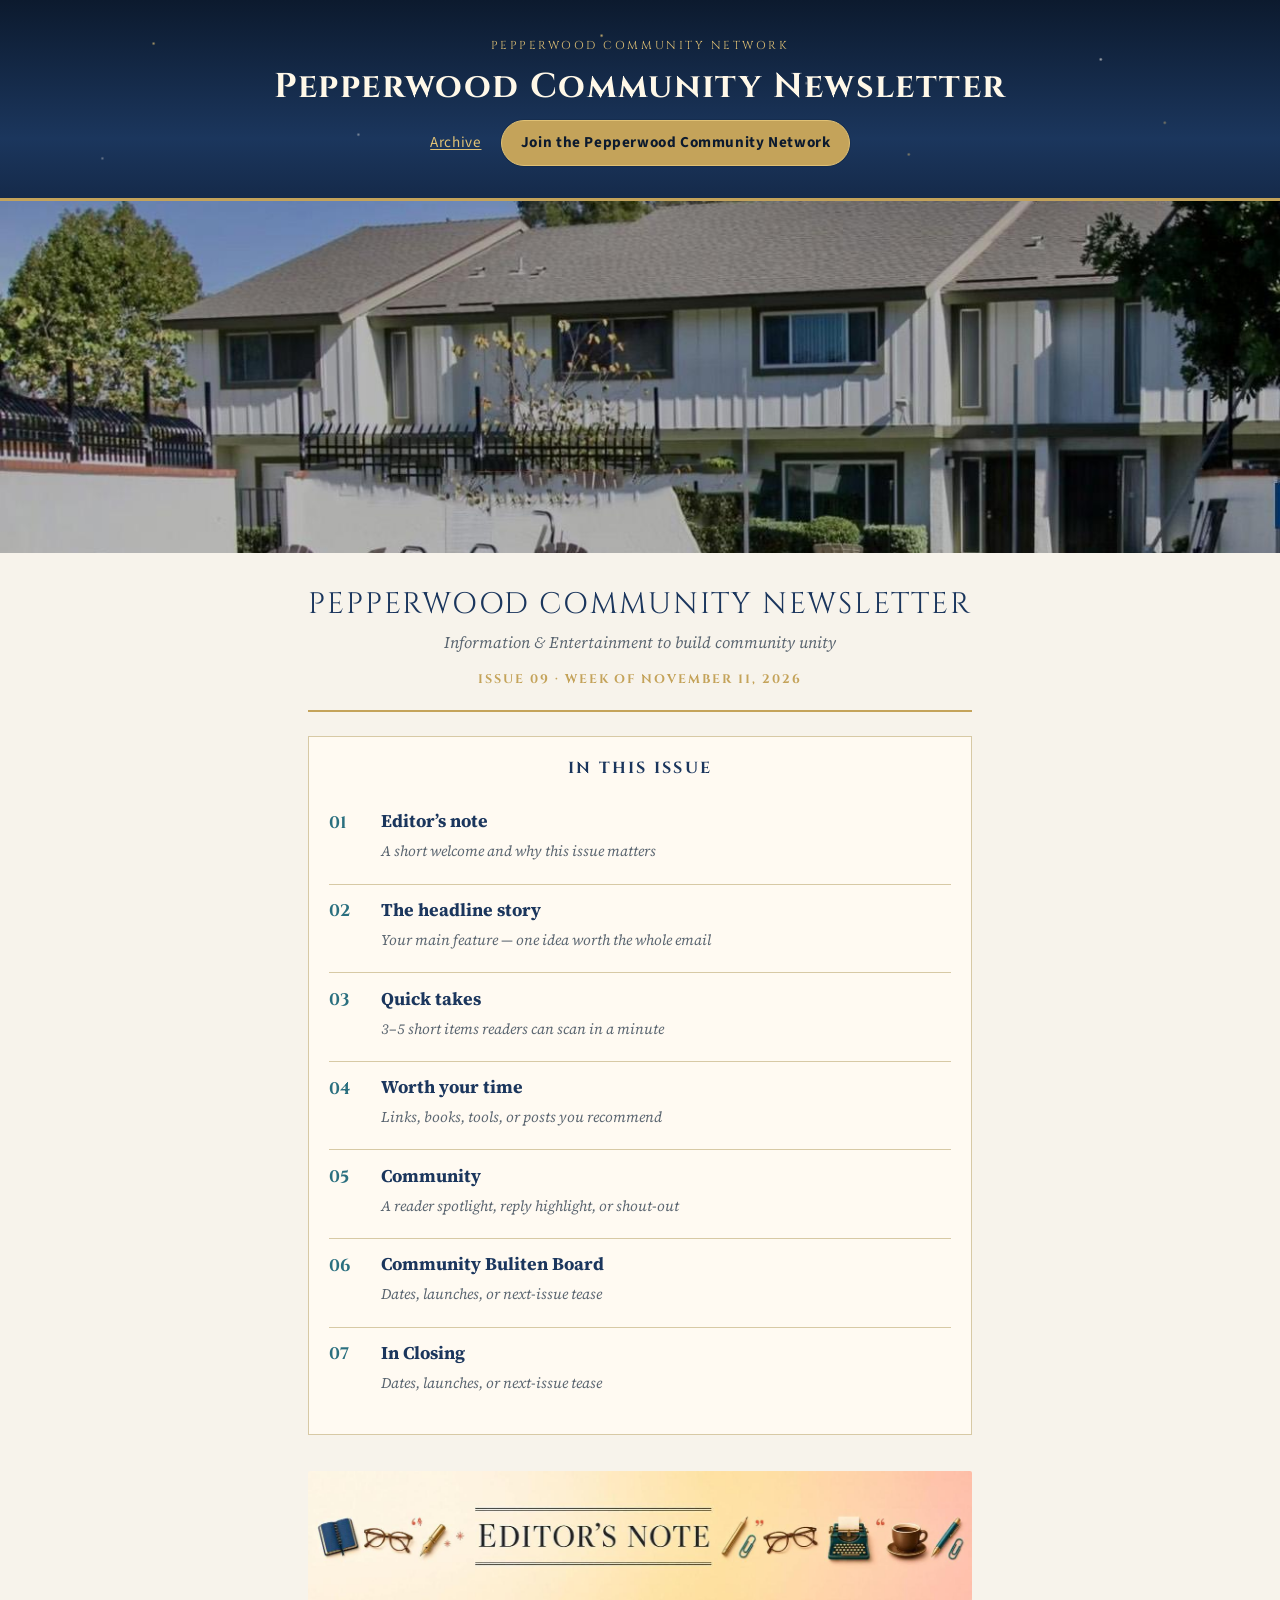
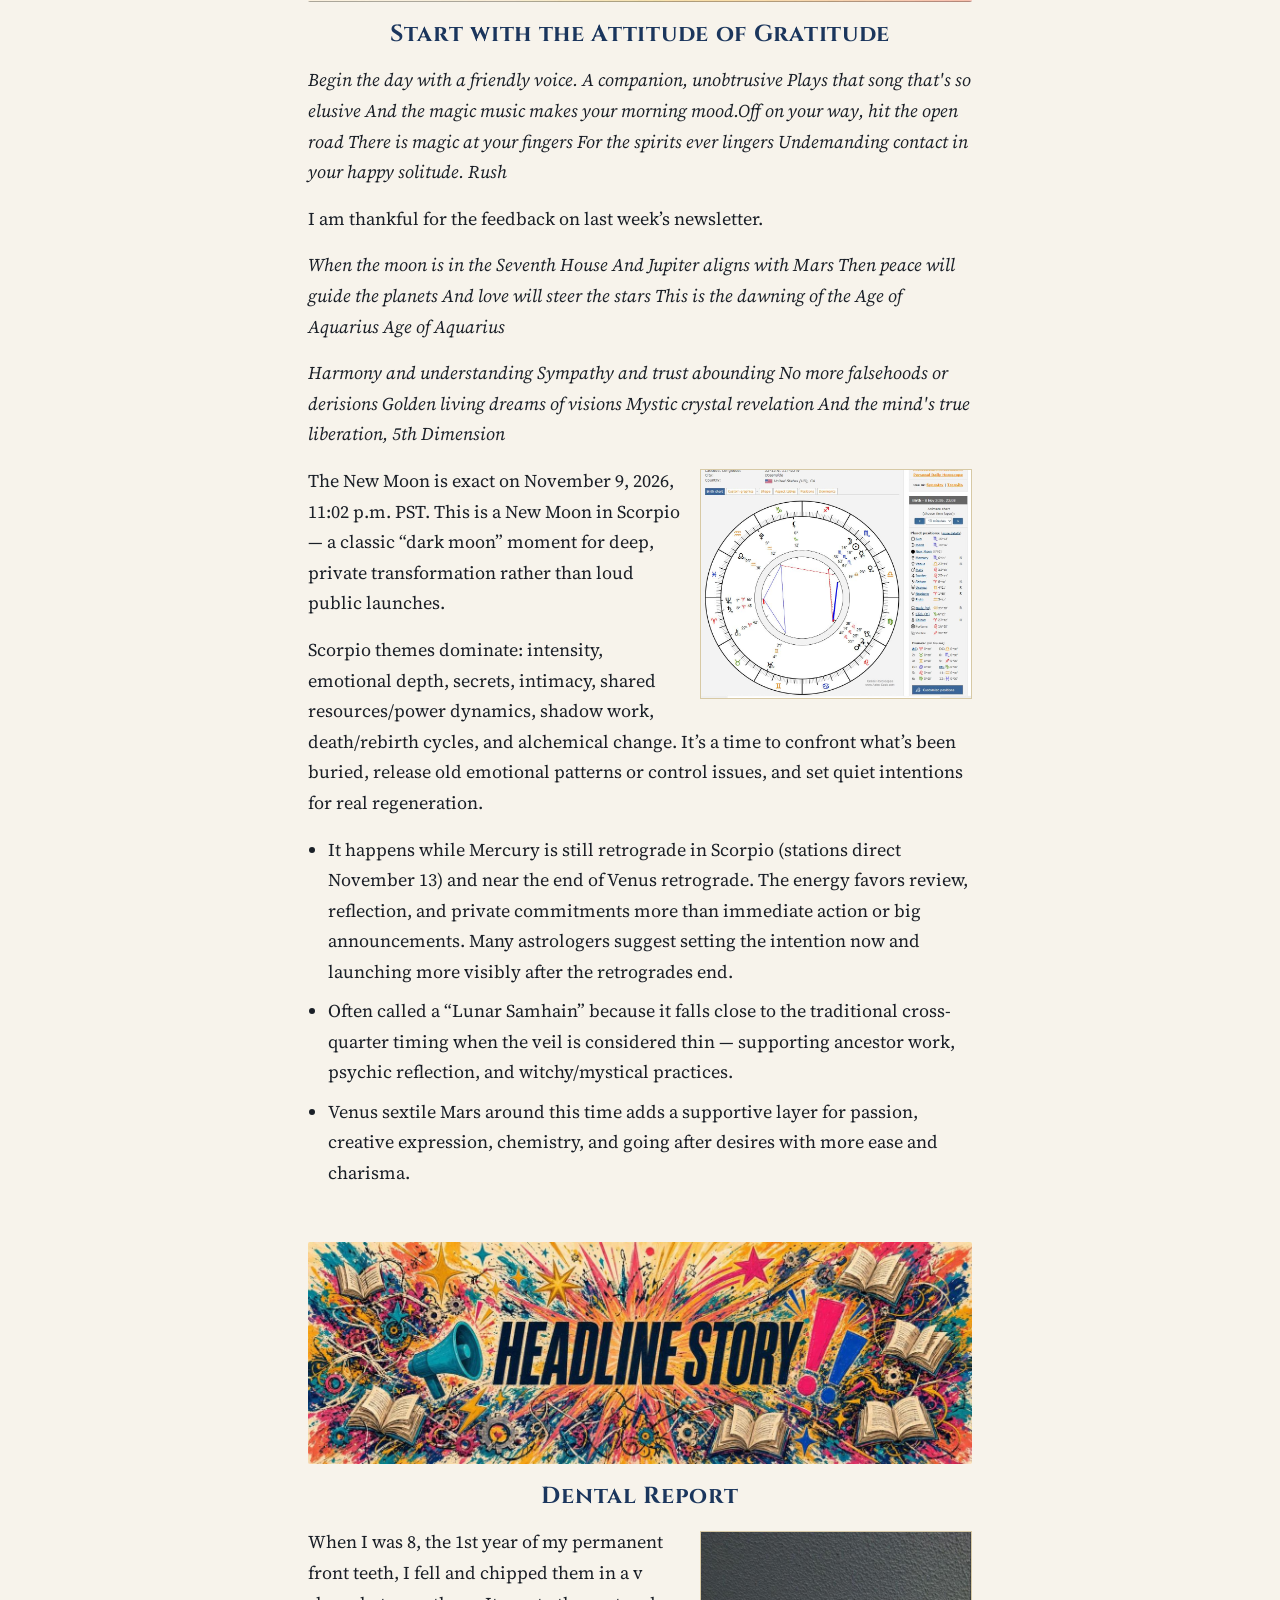
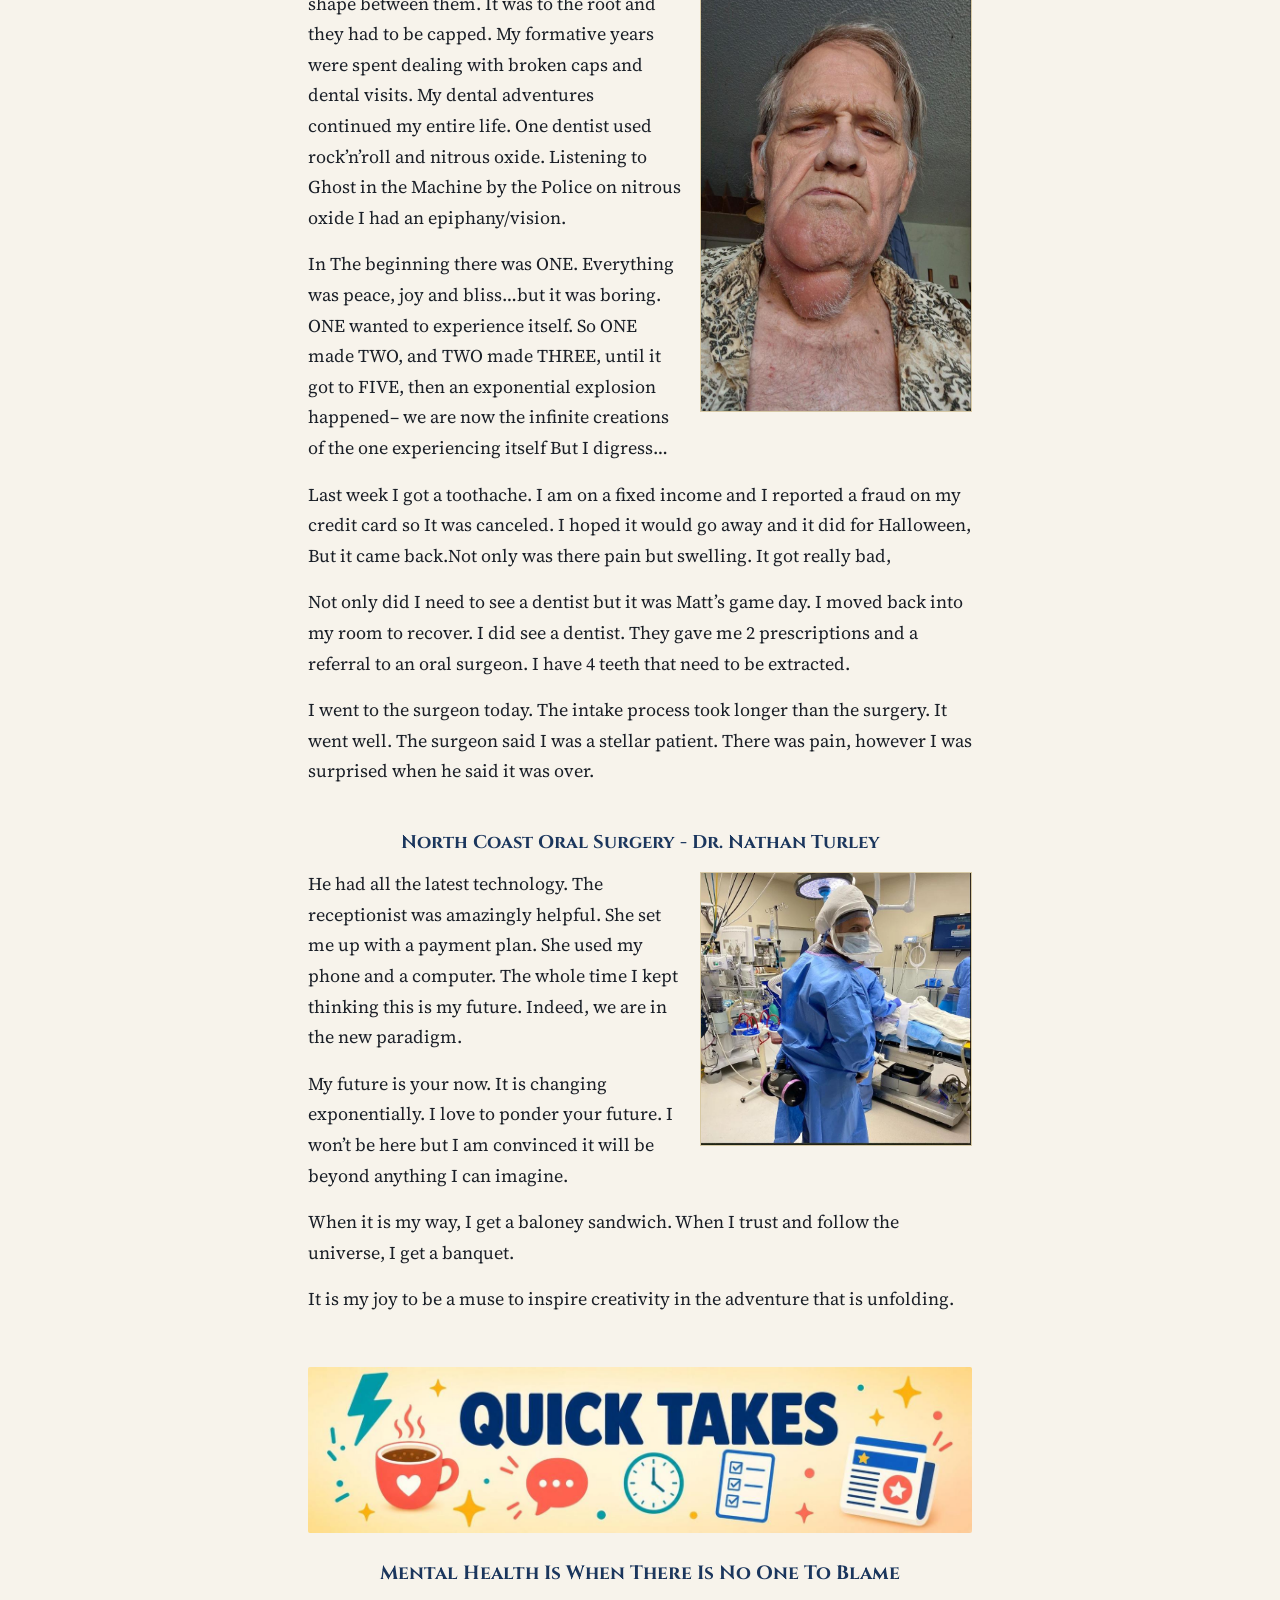
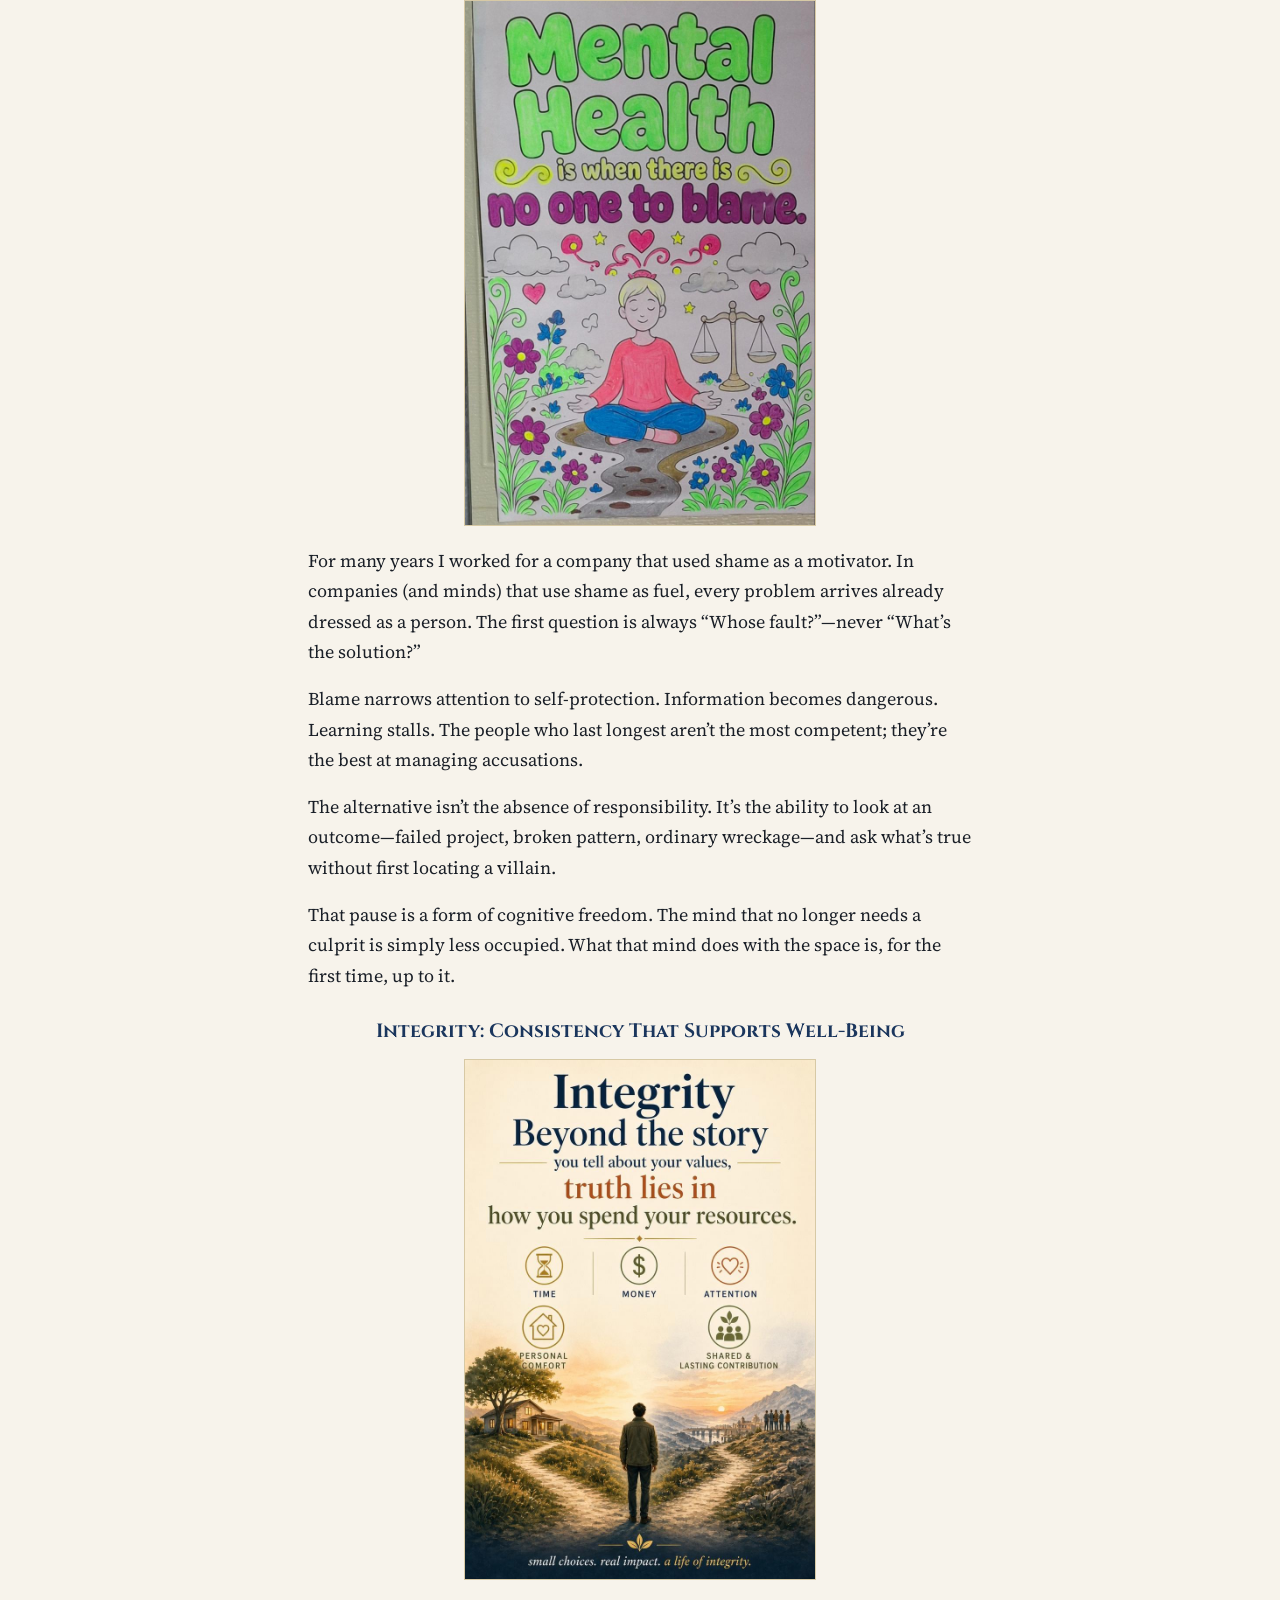
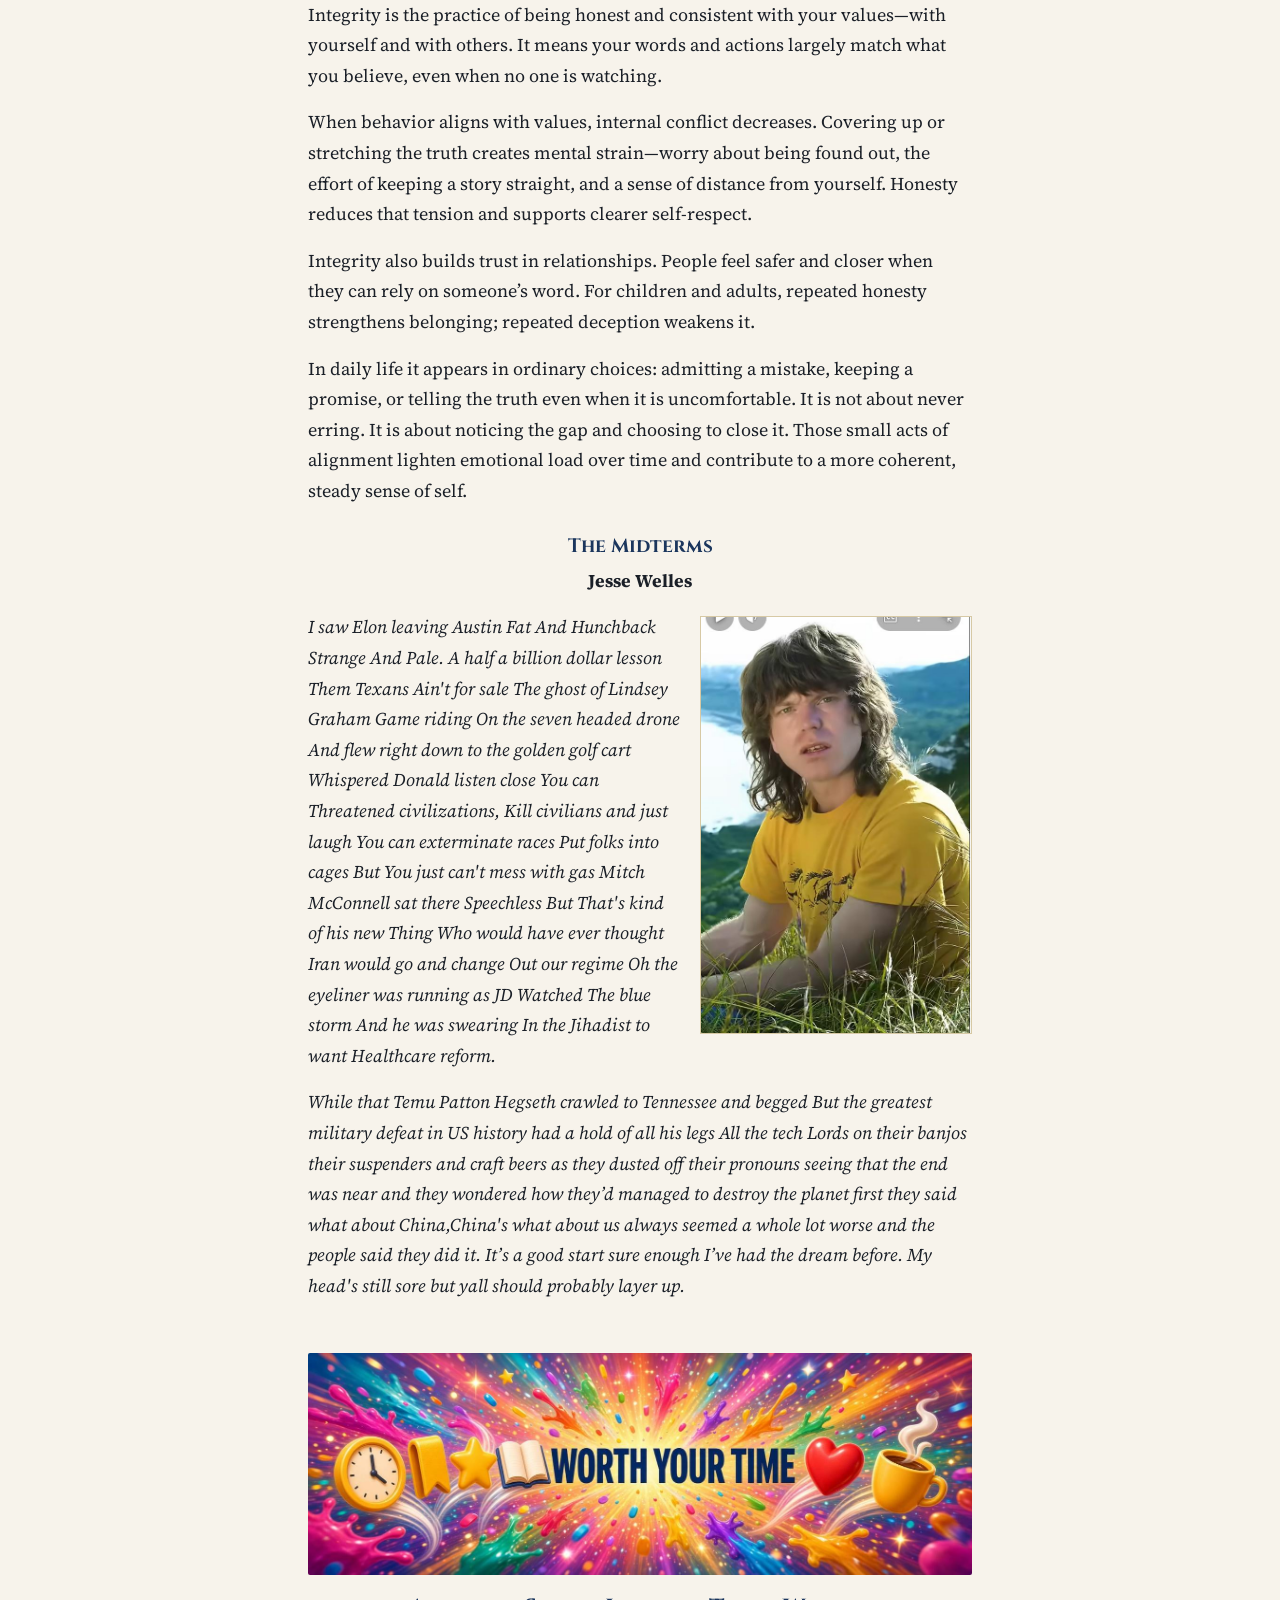
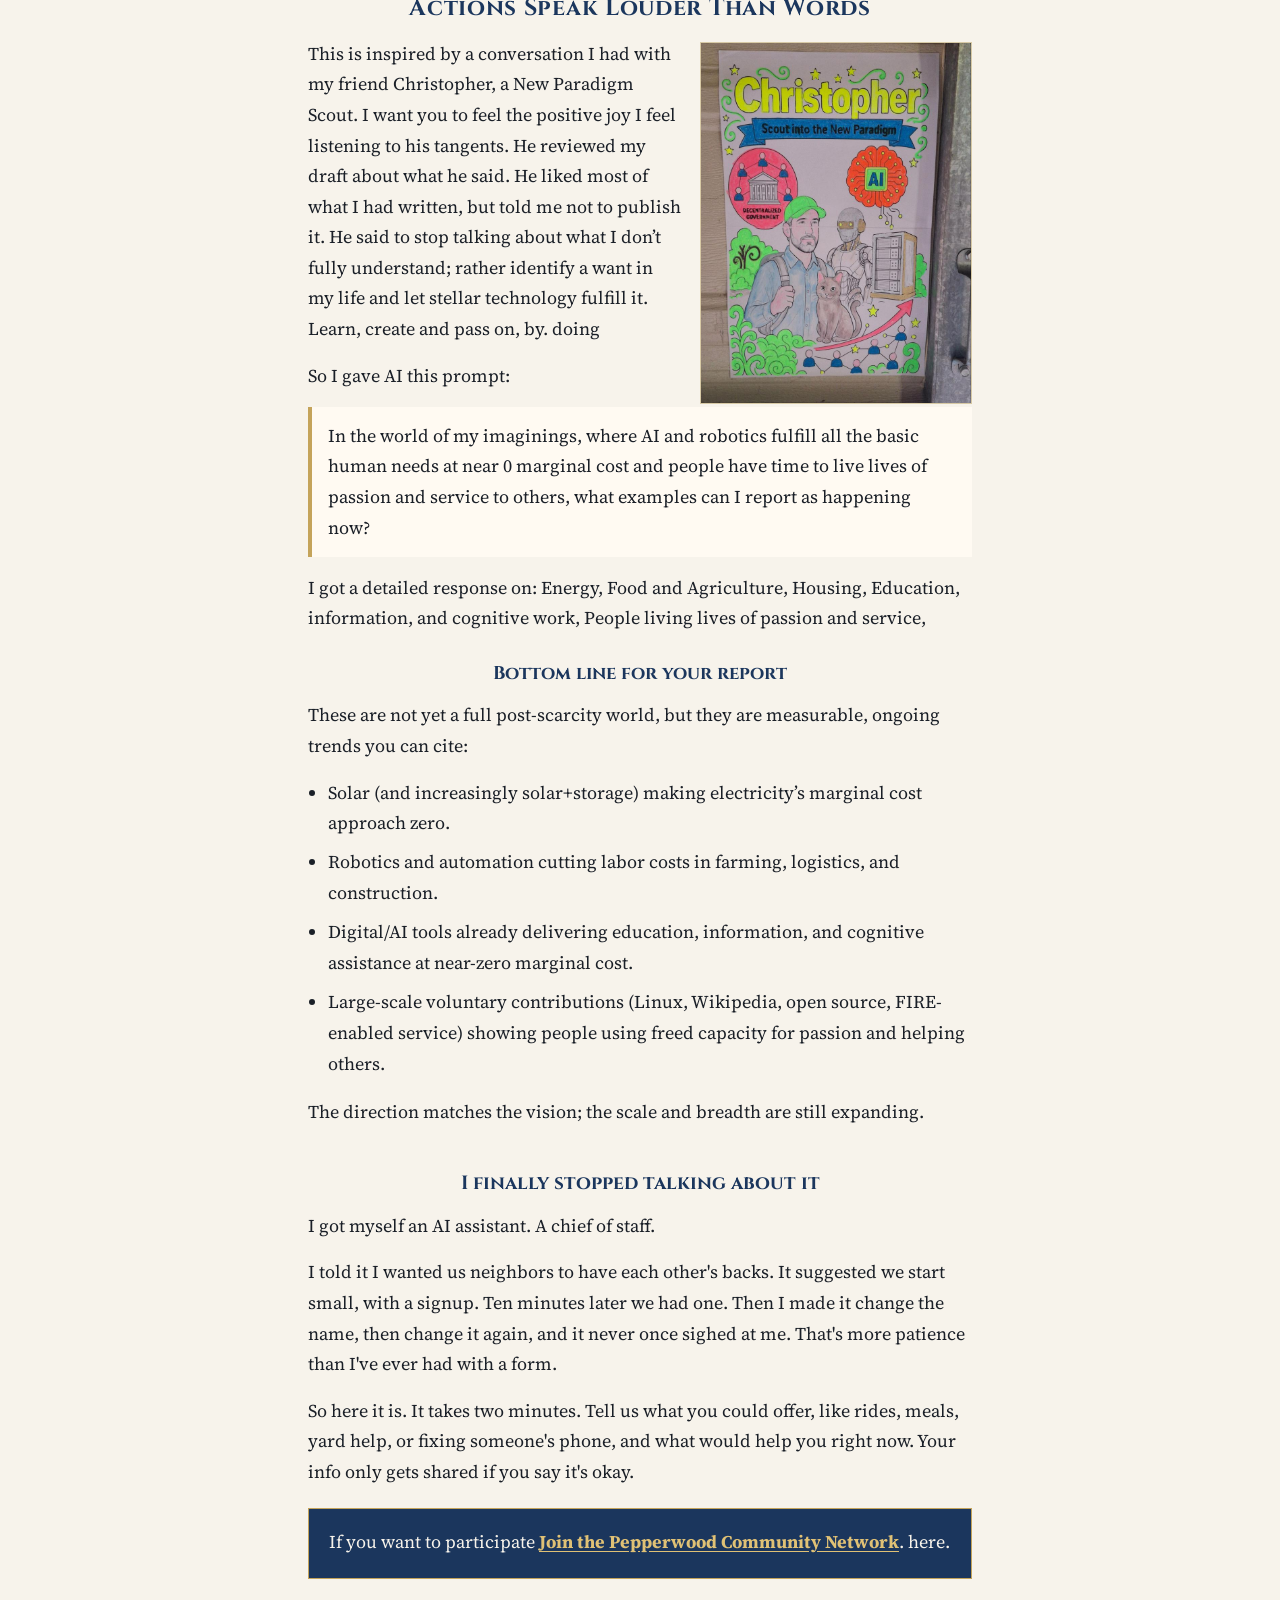
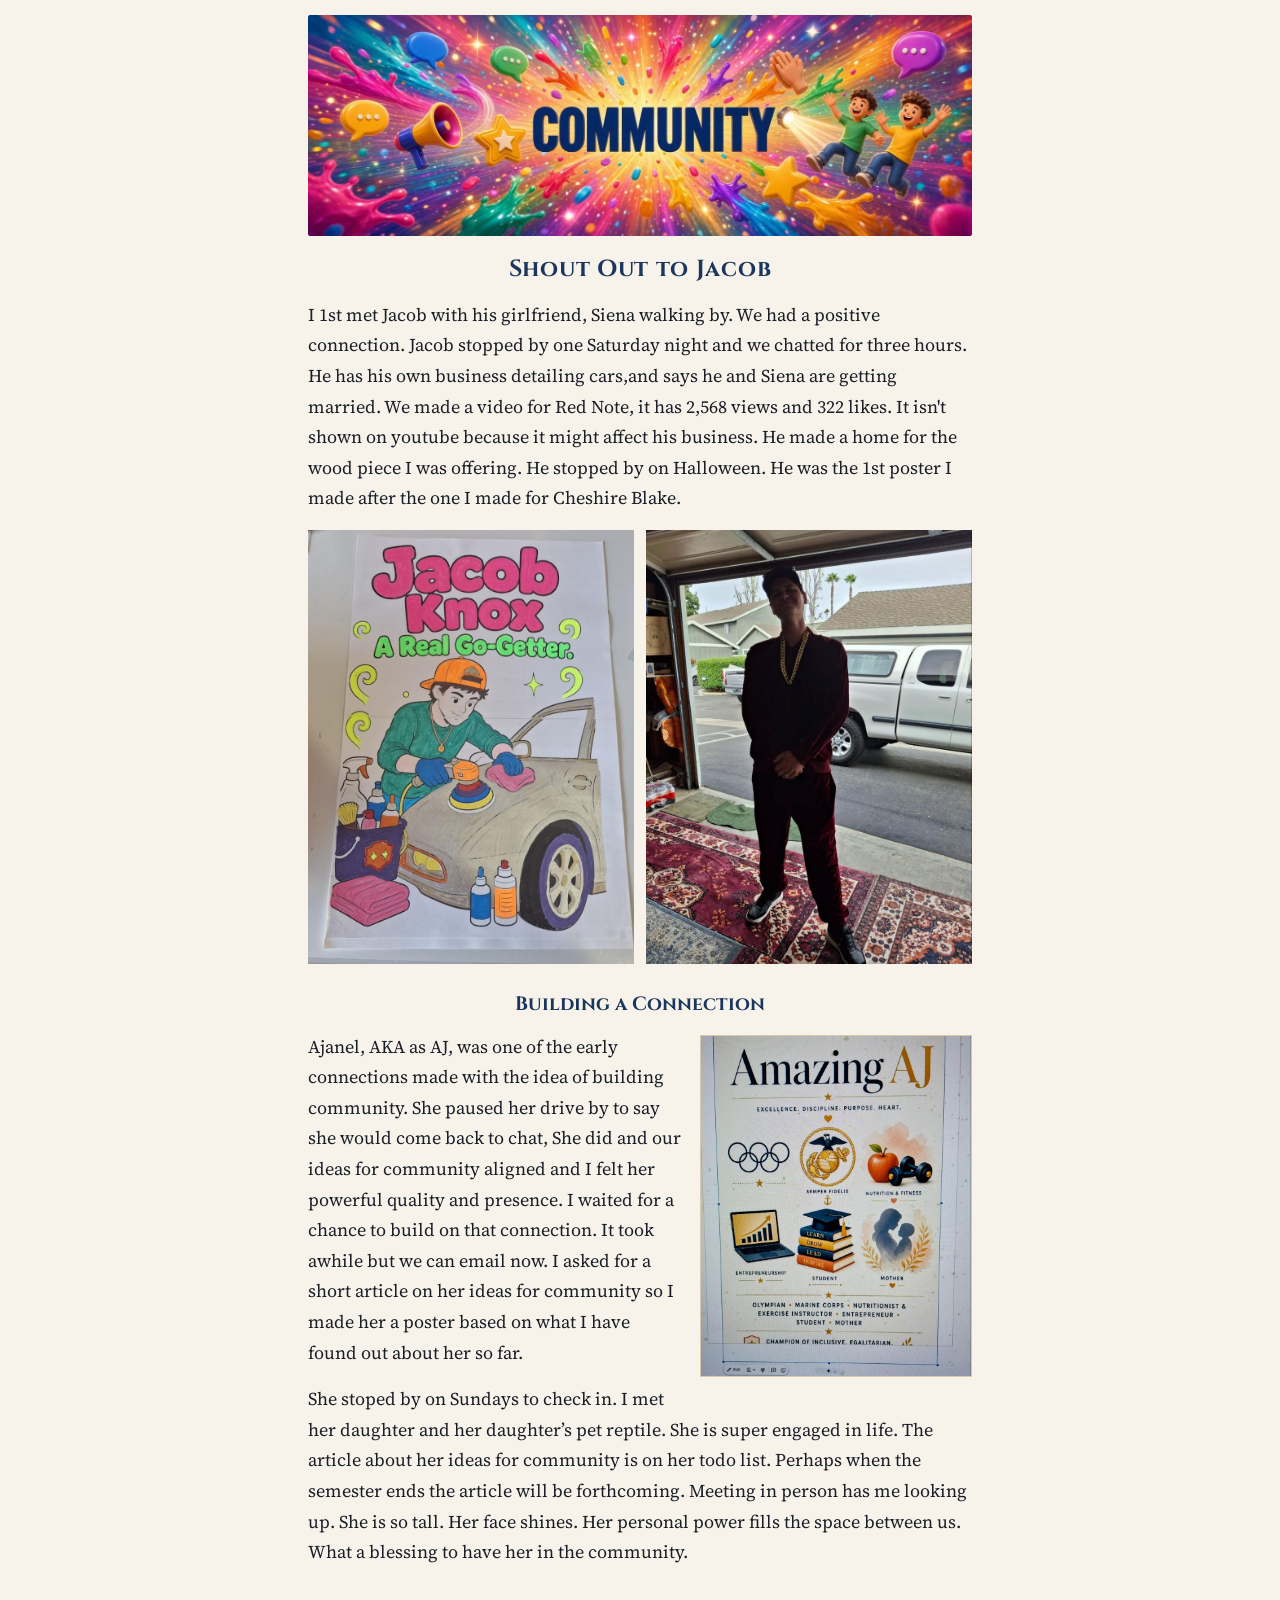
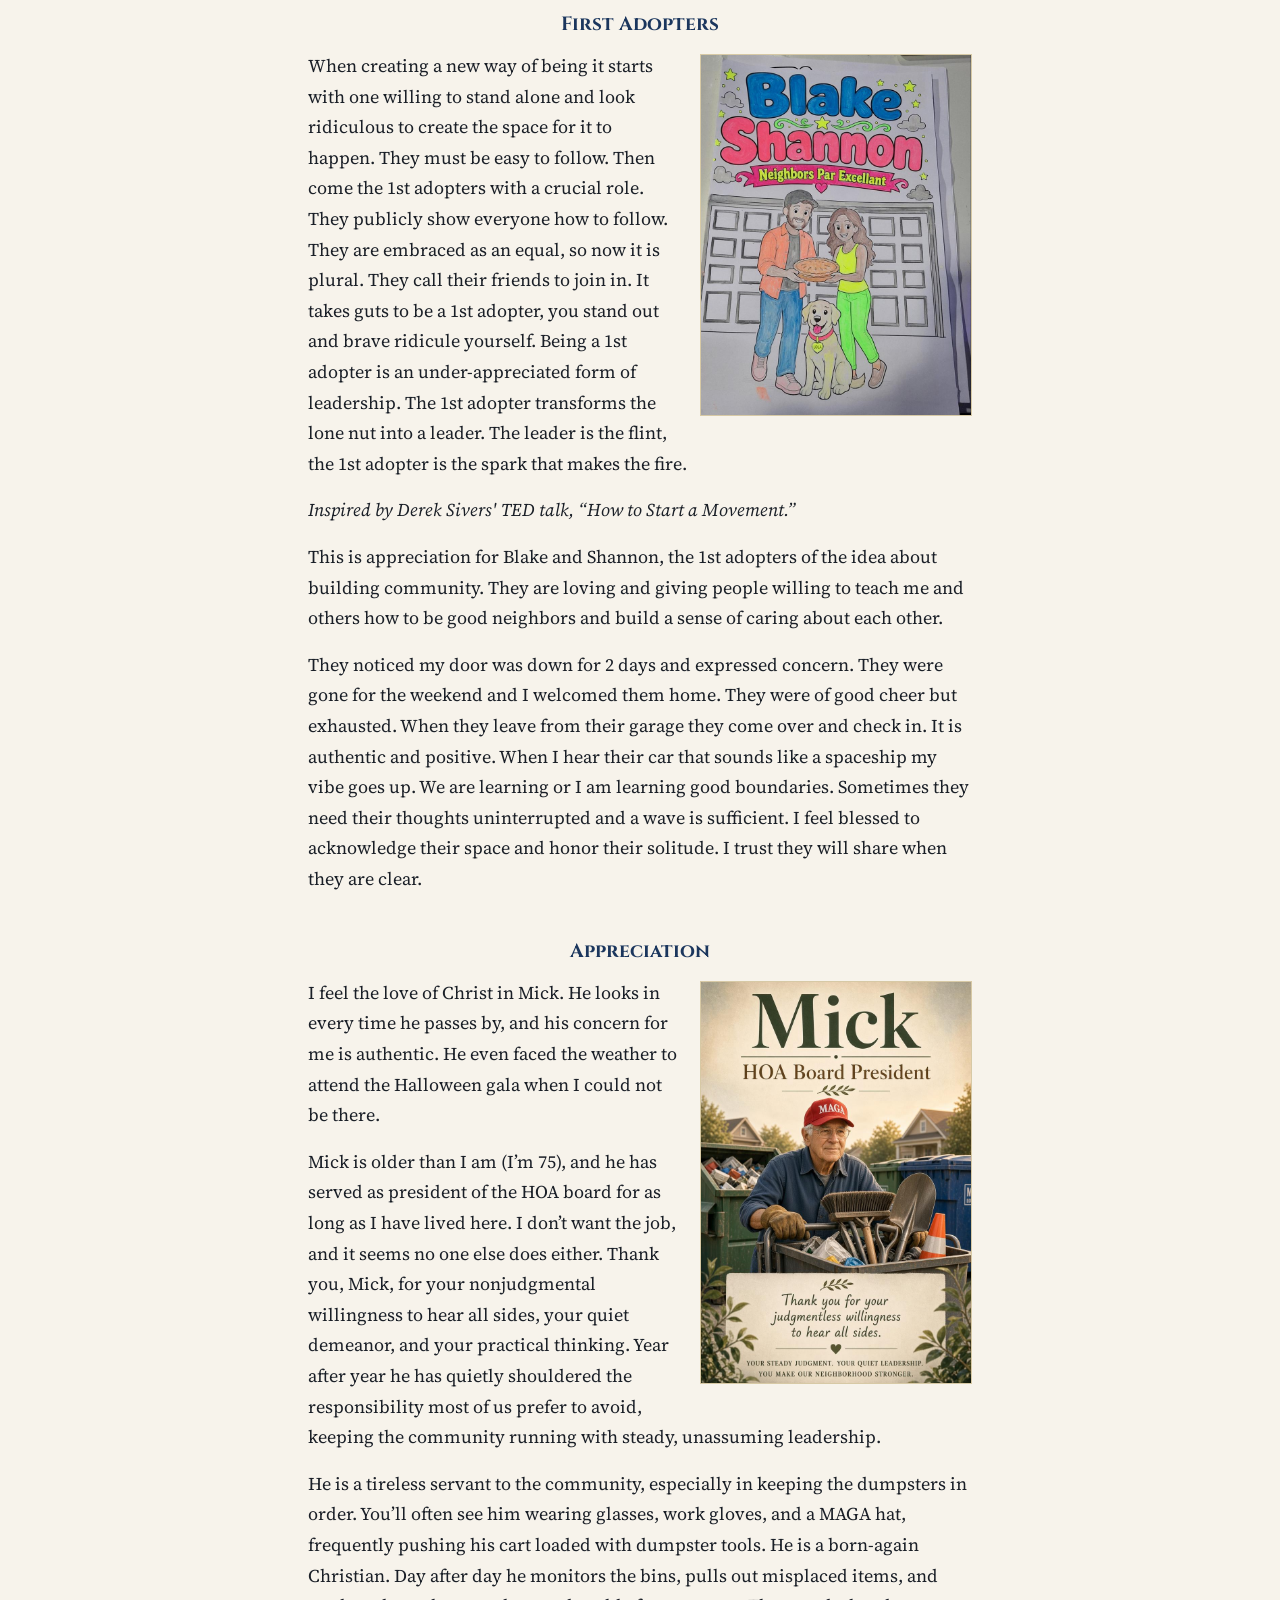
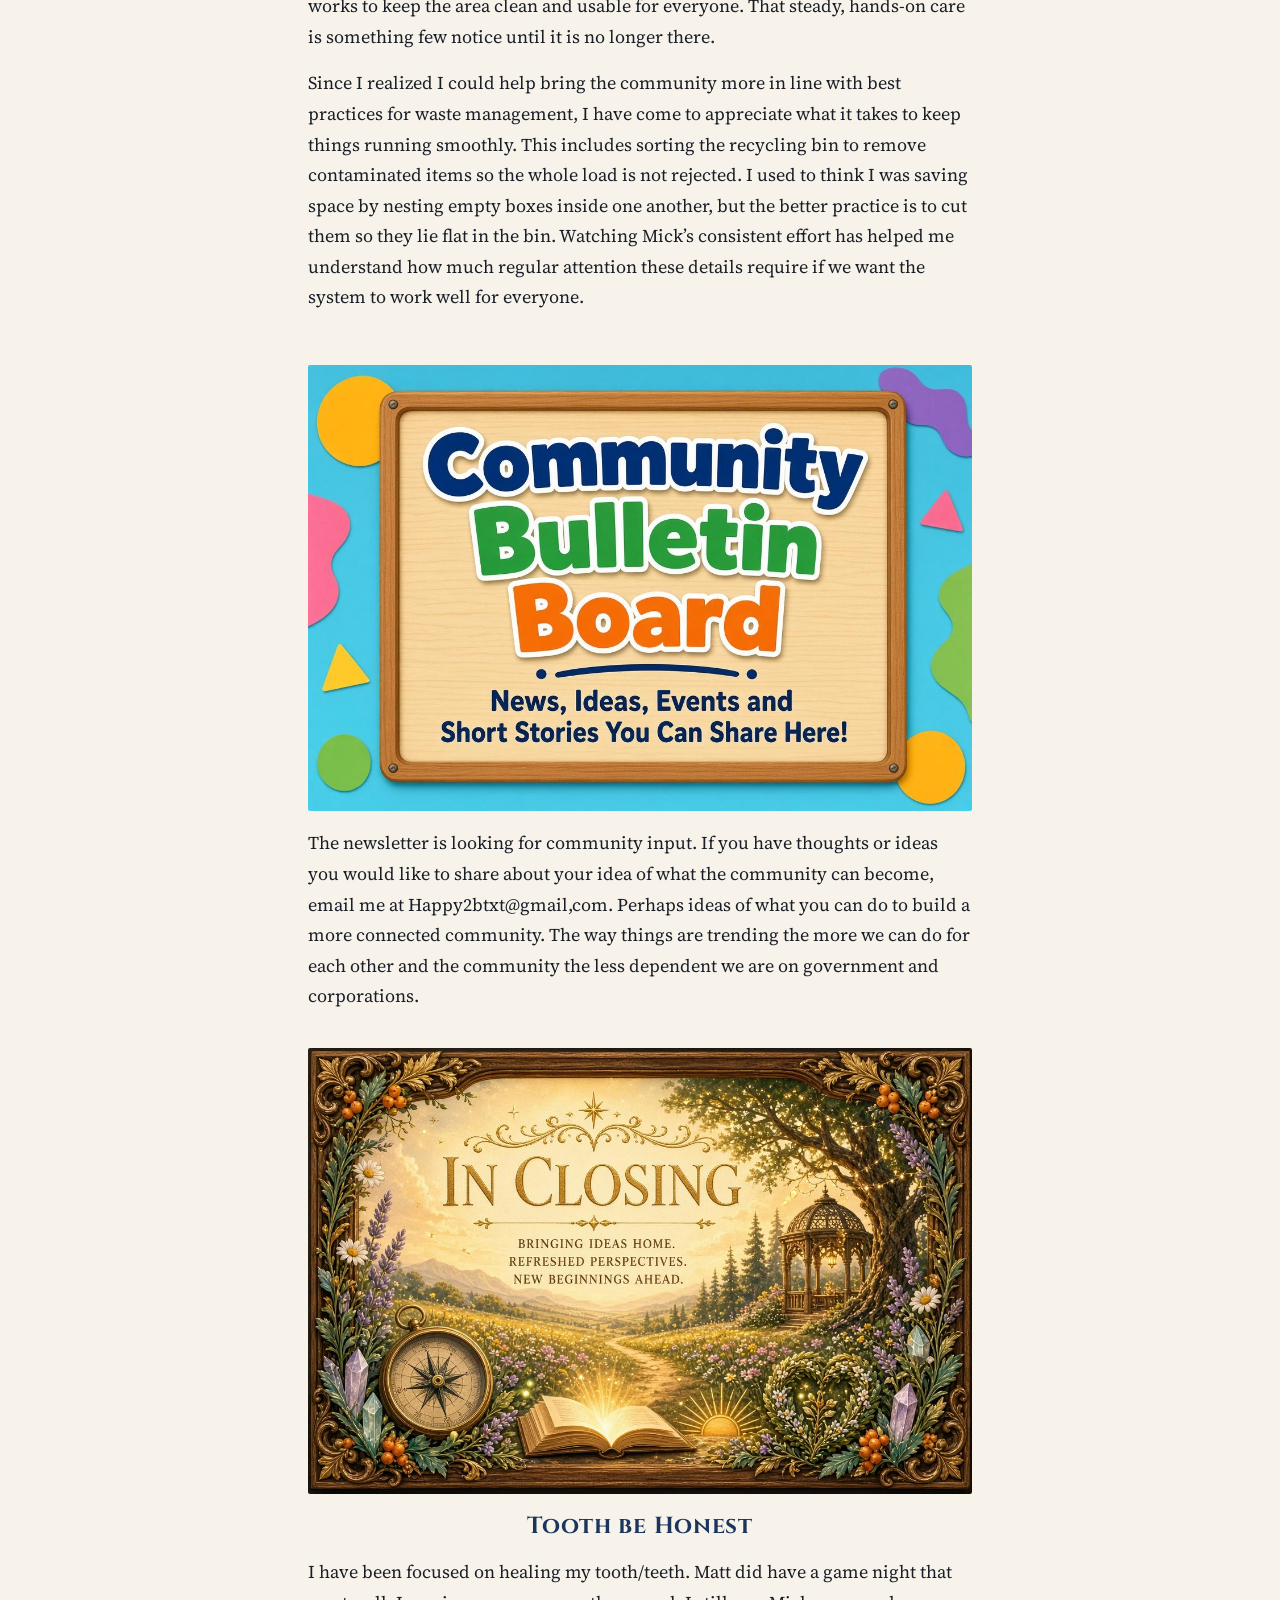
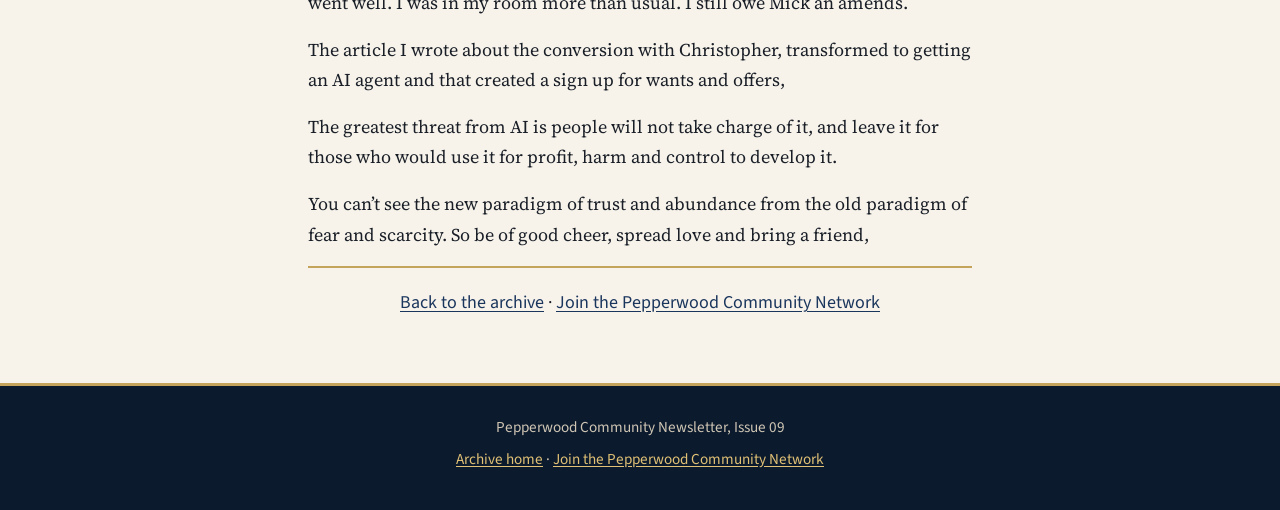
<file: issues/2026-11-11-issue-09.html>
<!DOCTYPE html>
<html lang="en">
<head>
  <meta charset="utf-8">
  <meta name="viewport" content="width=device-width, initial-scale=1">
  <title>Issue 09, Week of November 11, 2026 — Pepperwood Community Newsletter</title>
  <meta name="description" content="Pepperwood Community Newsletter, Issue 09, week of November 11, 2026.">
  <link rel="preconnect" href="https://fonts.googleapis.com">
  <link rel="preconnect" href="https://fonts.gstatic.com" crossorigin>
  <link href="https://fonts.googleapis.com/css2?family=Cinzel:wght@600;700&family=Source+Sans+3:ital,wght@0,400;0,700;1,400&family=Source+Serif+4:ital,wght@0,400;0,600;0,700;1,400;1,600&display=swap" rel="stylesheet">
  <link rel="stylesheet" href="../style.css">
</head>
<body>
  <a class="skip" href="#main">Skip to content</a>
  <header class="site-header">
    <p class="kicker">Pepperwood Community Network</p>
    <h1><a href="../index.html">Pepperwood Community Newsletter</a></h1>
    <nav class="header-nav">
      <a href="../index.html">Archive</a>
      <a class="btn" href="https://form.jotform.com/263144283048052">Join the Pepperwood Community Network</a>
    </nav>
  </header>

  <figure class="masthead-photo">
    <img src="images/image19.jpg" alt="Townhomes in the Pepperwood neighborhood, seen from the pool." width="1312" height="451">
  </figure>

  <main id="main">
    <article class="wrap story">
      <header class="issue-masthead">
        <p class="title">PEPPERWOOD COMMUNITY NEWSLETTER</p>
        <p class="subtitle">Information &amp; Entertainment to build community unity</p>
        <p class="meta">Issue 09 · Week of November 11, 2026</p>
      </header>

      <nav class="toc" aria-label="In this issue">
        <h2>In this issue</h2>
        <ol>
          <li>
            <span class="num">01</span>
            <div>
              <a href="#editors-note">Editor’s note</a>
              <span class="blurb">A short welcome and why this issue matters</span>
            </div>
          </li>
          <li>
            <span class="num">02</span>
            <div>
              <a href="#headline-story">The headline story</a>
              <span class="blurb">Your main feature — one idea worth the whole email</span>
            </div>
          </li>
          <li>
            <span class="num">03</span>
            <div>
              <a href="#quick-takes">Quick takes</a>
              <span class="blurb">3–5 short items readers can scan in a minute</span>
            </div>
          </li>
          <li>
            <span class="num">04</span>
            <div>
              <a href="#worth-your-time">Worth your time</a>
              <span class="blurb">Links, books, tools, or posts you recommend</span>
            </div>
          </li>
          <li>
            <span class="num">05</span>
            <div>
              <a href="#community">Community</a>
              <span class="blurb">A reader spotlight, reply highlight, or shout-out</span>
            </div>
          </li>
          <li>
            <span class="num">06</span>
            <div>
              <a href="#bulletin-board">Community Buliten Board</a>
              <span class="blurb">Dates, launches, or next-issue tease</span>
            </div>
          </li>
          <li>
            <span class="num">07</span>
            <div>
              <a href="#in-closing">In Closing</a>
              <span class="blurb">Dates, launches, or next-issue tease</span>
            </div>
          </li>
        </ol>
      </nav>

      <section id="editors-note">
        <figure class="banner">
          <img src="images/image15.jpg" alt="Editor’s Note" width="1400" height="275">
        </figure>
        <h2 class="section-title">Start with the Attitude of Gratitude</h2>
        <p class="lyrics">Begin the day with a friendly voice. A companion, unobtrusive Plays that song that's so elusive And the magic music makes your morning mood.Off on your way, hit the open road There is magic at your fingers For the spirits ever lingers Undemanding contact in your happy solitude. Rush</p>
        <p>I am thankful for the feedback on last week’s newsletter.</p>
        <p class="lyrics">When the moon is in the Seventh House And Jupiter aligns with Mars Then peace will guide the planets And love will steer the stars This is the dawning of the Age of Aquarius Age of Aquarius</p>
        <p class="lyrics">Harmony and understanding Sympathy and trust abounding No more falsehoods or derisions Golden living dreams of visions Mystic crystal revelation And the mind's true liberation, 5th Dimension</p>
        <figure class="float-right">
          <img src="images/image3.jpg" alt="Astrological chart for the New Moon in Scorpio on November 8–9, 2026, calculated for Oceanside, California." width="972" height="821">
        </figure>
        <p>The New Moon is exact on November 9, 2026, 11:02 p.m. PST. This is a New Moon in Scorpio — a classic “dark moon” moment for deep, private transformation rather than loud public launches.</p>
        <p>Scorpio themes dominate: intensity, emotional depth, secrets, intimacy, shared resources/power dynamics, shadow work, death/rebirth cycles, and alchemical change. It’s a time to confront what’s been buried, release old emotional patterns or control issues, and set quiet intentions for real regeneration.</p>
        <ul>
          <li>It happens while Mercury is still retrograde in Scorpio (stations direct November 13) and near the end of Venus retrograde. The energy favors review, reflection, and private commitments more than immediate action or big announcements. Many astrologers suggest setting the intention now and launching more visibly after the retrogrades end.</li>
          <li>Often called a “Lunar Samhain” because it falls close to the traditional cross-quarter timing when the veil is considered thin — supporting ancestor work, psychic reflection, and witchy/mystical practices.</li>
          <li>Venus sextile Mars around this time adds a supportive layer for passion, creative expression, chemistry, and going after desires with more ease and charisma.</li>
        </ul>
        <div class="clear"></div>
      </section>

      <section id="headline-story">
        <figure class="banner">
          <img src="images/image5.jpg" alt="Headline Story" width="1400" height="467">
        </figure>
        <h2 class="section-title">Dental Report</h2>
        <figure class="float-right">
          <img src="images/image2.jpg" alt="The editor after oral surgery." width="800" height="1421">
        </figure>
        <p>When I was 8, the 1st year of my permanent front teeth, I fell and chipped them in a v shape between them. It was to the root and they had to be capped. My formative years were spent dealing with broken caps and dental visits. My dental adventures continued my entire life. One dentist used rock’n’roll and nitrous oxide. Listening to Ghost in the Machine by the Police on nitrous oxide I had an epiphany/vision.</p>
        <p>In The beginning there was ONE. Everything was peace, joy and bliss…but it was boring. ONE wanted to experience itself. So ONE made TWO, and TWO made THREE, until it got to FIVE, then an exponential explosion happened– we are now the infinite creations of the one experiencing itself But I digress…</p>
        <p>Last week I got a toothache. I am on a fixed income and I reported a fraud on my credit card so It was canceled. I hoped it would go away and it did for Halloween, But it came back.Not only was there pain but swelling. It got really bad,</p>
        <p>Not only did I need to see a dentist but it was Matt’s game day. I moved back into my room to recover. I did see a dentist. They gave me 2 prescriptions and a referral to an oral surgeon. I have 4 teeth that need to be extracted.</p>
        <p>I went to the surgeon today. The intake process took longer than the surgery. It went well. The surgeon said I was a stellar patient. There was pain, however I was surprised when he said it was over.</p>
        <div class="clear"></div>
        <h3 class="subhead">North Coast Oral Surgery - Dr. Nathan Turley</h3>
        <figure class="float-right">
          <img src="images/image14.jpg" alt="An oral surgeon in a procedure room, wearing a gown, mask, and face shield." width="732" height="736">
        </figure>
        <p>He had all the latest technology. The receptionist was amazingly helpful. She set me up with a payment plan. She used my phone and a computer. The whole time I kept thinking this is my future. Indeed, we are in the new paradigm.</p>
        <p>My future is your now. It is changing exponentially. I love to ponder your future. I won’t be here but I am convinced it will be beyond anything I can imagine.</p>
        <p>When it is my way, I get a baloney sandwich. When I trust and follow the universe, I get a banquet.</p>
        <p>It is my joy to be a muse to inspire creativity in the adventure that is unfolding.</p>
        <div class="clear"></div>
      </section>

      <section id="quick-takes">
        <figure class="banner">
          <img src="images/image20.jpg" alt="Quick Takes" width="1400" height="350">
        </figure>
        <h3 class="section-title">Mental Health Is When There Is No One To Blame</h3>
        <figure class="poster">
          <img src="images/image17.jpg" alt="Hand-drawn poster: Mental Health is when there is no one to blame, with a person meditating among flowers and a set of scales." width="800" height="1198">
        </figure>
        <p>For many years I worked for a company that used shame as a motivator. In companies (and minds) that use shame as fuel, every problem arrives already dressed as a person. The first question is always “Whose fault?”—never “What’s the solution?”</p>
        <p>Blame narrows attention to self-protection. Information becomes dangerous. Learning stalls. The people who last longest aren’t the most competent; they’re the best at managing accusations.</p>
        <p>The alternative isn’t the absence of responsibility. It’s the ability to look at an outcome—failed project, broken pattern, ordinary wreckage—and ask what’s true without first locating a villain.</p>
        <p>That pause is a form of cognitive freedom. The mind that no longer needs a culprit is simply less occupied. What that mind does with the space is, for the first time, up to it.</p>

        <h3 class="section-title">Integrity: Consistency That Supports Well-Being</h3>
        <figure class="poster">
          <img src="images/image6.jpg" alt="Poster titled Integrity Beyond the story: truth lies in how you spend your resources, with a person standing at a fork in the road between personal comfort and shared contribution." width="800" height="1188">
        </figure>
        <p>Integrity is the practice of being honest and consistent with your values—with yourself and with others. It means your words and actions largely match what you believe, even when no one is watching.</p>
        <p>When behavior aligns with values, internal conflict decreases. Covering up or stretching the truth creates mental strain—worry about being found out, the effort of keeping a story straight, and a sense of distance from yourself. Honesty reduces that tension and supports clearer self-respect.</p>
        <p>Integrity also builds trust in relationships. People feel safer and closer when they can rely on someone’s word. For children and adults, repeated honesty strengthens belonging; repeated deception weakens it.</p>
        <p>In daily life it appears in ordinary choices: admitting a mistake, keeping a promise, or telling the truth even when it is uncomfortable. It is not about never erring. It is about noticing the gap and choosing to close it. Those small acts of alignment lighten emotional load over time and contribute to a more coherent, steady sense of self.</p>

        <h3 class="section-title">The Midterms</h3>
        <p style="text-align:center; margin-top:-0.5rem;"><strong>Jesse Welles</strong></p>
        <figure class="float-right">
          <img src="images/image16.jpg" alt="Jesse Welles, sitting in tall grass in a yellow shirt, with hills behind him." width="577" height="890">
        </figure>
        <p class="lyrics">I saw Elon leaving Austin Fat And Hunchback Strange And Pale. A half a billion dollar lesson Them Texans Ain't for sale The ghost of Lindsey Graham Game riding On the seven headed drone And flew right down to the golden golf cart Whispered Donald listen close You can Threatened civilizations, Kill civilians and just laugh You can exterminate races Put folks into cages But You just can't mess with gas Mitch McConnell sat there Speechless But That's kind of his new Thing Who would have ever thought Iran would go and change Out our regime Oh the eyeliner was running as JD Watched The blue storm And he was swearing In the Jihadist to want Healthcare reform.</p>
        <p class="lyrics">While that Temu Patton Hegseth crawled to Tennessee and begged But the greatest military defeat in US history had a hold of all his legs All the tech Lords on their banjos their suspenders and craft beers as they dusted off their pronouns seeing that the end was near and they wondered how they’d managed to destroy the planet first they said what about China,China's what about us always seemed a whole lot worse and the people said they did it. It’s a good start sure enough I’ve had the dream before. My head's still sore but yall should probably layer up.</p>
        <div class="clear"></div>
      </section>

      <section id="worth-your-time">
        <figure class="banner">
          <img src="images/image12.jpg" alt="Worth Your Time" width="1400" height="467">
        </figure>
        <h2 class="section-title">Actions Speak Louder Than Words</h2>
        <figure class="float-right">
          <img src="images/image9.jpg" alt="Hand-drawn poster of Christopher, Scout into the New Paradigm, with a cat, a robot, and symbols for AI and decentralized government." width="800" height="1066">
        </figure>
        <p>This is inspired by a conversation I had with my friend Christopher, a New Paradigm Scout. I want you to feel the positive joy I feel listening to his tangents. He reviewed my draft about what he said. He liked most of what I had written, but told me not to publish it. He said to stop talking about what I don’t fully understand; rather identify a want in my life and let stellar technology fulfill it. Learn, create and pass on, by. doing</p>
        <p>So I gave AI this prompt:</p>
        <p class="prompt">In the world of my imaginings, where AI and robotics fulfill all the basic human needs at near 0 marginal cost and people have time to live lives of passion and service to others, what examples can I report as happening now?</p>
        <p>I got a detailed response on: Energy, Food and Agriculture, Housing, Education, information, and cognitive work, People living lives of passion and service,</p>
        <h3 class="subhead">Bottom line for your report</h3>
        <p>These are not yet a full post-scarcity world, but they are measurable, ongoing trends you can cite:</p>
        <ul>
          <li>Solar (and increasingly solar+storage) making electricity’s marginal cost approach zero.</li>
          <li>Robotics and automation cutting labor costs in farming, logistics, and construction.</li>
          <li>Digital/AI tools already delivering education, information, and cognitive assistance at near-zero marginal cost.</li>
          <li>Large-scale voluntary contributions (Linux, Wikipedia, open source, FIRE-enabled service) showing people using freed capacity for passion and helping others.</li>
        </ul>
        <p>The direction matches the vision; the scale and breadth are still expanding.</p>
        <div class="clear"></div>
        <h3 class="section-title">I finally stopped talking about it</h3>
        <p>I got myself an AI assistant. A chief of staff.</p>
        <p>I told it I wanted us neighbors to have each other's backs. It suggested we start small, with a signup. Ten minutes later we had one. Then I made it change the name, then change it again, and it never once sighed at me. That's more patience than I've ever had with a form.</p>
        <p>So here it is. It takes two minutes. Tell us what you could offer, like rides, meals, yard help, or fixing someone's phone, and what would help you right now. Your info only gets shared if you say it's okay.</p>
        <div class="signup-box">
          <p>If you want to participate <a href="https://form.jotform.com/263144283048052">Join the Pepperwood Community Network</a>. here.</p>
        </div>
      </section>

      <section id="community">
        <figure class="banner">
          <img src="images/image7.jpg" alt="Community" width="1400" height="467">
        </figure>
        <h2 class="section-title">Shout Out to Jacob</h2>
        <p>I 1st met Jacob with his girlfriend, Siena walking by. We had a positive connection. Jacob stopped by one Saturday night and we chatted for three hours. He has his own business detailing cars,and says he and Siena are getting married. We made a video for Red Note, it has 2,568 views and 322 likes. It isn't shown on youtube because it might affect his business. He made a home for the wood piece I was offering. He stopped by on Halloween. He was the 1st poster I made after the one I made for Cheshire Blake.</p>
        <div class="pair">
          <figure>
            <img src="images/image18.jpg" alt="Hand-drawn poster: Jacob Knox, A Real Go-Getter, showing him detailing a car." width="800" height="1066">
          </figure>
          <figure>
            <img src="images/image11.jpg" alt="Jacob standing in a garage doorway, wearing a maroon velvet set and a gold chain." width="800" height="1066">
          </figure>
        </div>

        <h3 class="section-title">Building a Connection</h3>
        <figure class="float-right">
          <img src="images/image4.jpg" alt="Poster titled Amazing AJ: Excellence. Discipline. Purpose. Heart., noting Olympian, Marine Corps, nutrition and fitness, entrepreneur, student, and mother." width="800" height="1007">
        </figure>
        <p>Ajanel, AKA as AJ, was one of the early connections made with the idea of building community. She paused her drive by to say she would come back to chat, She did and our ideas for community aligned and I felt her powerful quality and presence. I waited for a chance to build on that connection. It took awhile but we can email now. I asked for a short article on her ideas for community so I made her a poster based on what I have found out about her so far.</p>
        <p>She stoped by on Sundays to check in. I met her daughter and her daughter’s pet reptile. She is super engaged in life. The article about her ideas for community is on her todo list. Perhaps when the semester ends the article will be forthcoming. Meeting in person has me looking up. She is so tall. Her face shines. Her personal power fills the space between us. What a blessing to have her in the community.</p>
        <div class="clear"></div>

        <h3 class="section-title">First Adopters</h3>
        <figure class="float-right">
          <img src="images/image8.jpg" alt="Hand-drawn poster of Blake and Shannon, Neighbors Par Excellant, holding a pie with their dog Lola." width="800" height="1066">
        </figure>
        <p>When creating a new way of being it starts with one willing to stand alone and look ridiculous to create the space for it to happen. They must be easy to follow. Then come the 1st adopters with a crucial role. They publicly show everyone how to follow. They are embraced as an equal, so now it is plural. They call their friends to join in. It takes guts to be a 1st adopter, you stand out and brave ridicule yourself. Being a 1st adopter is an under-appreciated form of leadership. The 1st adopter transforms the lone nut into a leader. The leader is the flint, the 1st adopter is the spark that makes the fire.</p>
        <p><em>Inspired by Derek Sivers' TED talk, &ldquo;How to Start a Movement.&rdquo;</em></p>
        <p>This is appreciation for Blake and Shannon, the 1st adopters of the idea about building community. They are loving and giving people willing to teach me and others how to be good neighbors and build a sense of caring about each other.</p>
        <p>They noticed my door was down for 2 days and expressed concern. They were gone for the weekend and I welcomed them home. They were of good cheer but exhausted. When they leave from their garage they come over and check in. It is authentic and positive. When I hear their car that sounds like a spaceship my vibe goes up. We are learning or I am learning good boundaries. Sometimes they need their thoughts uninterrupted and a wave is sufficient. I feel blessed to acknowledge their space and honor their solitude. I trust they will share when they are clear.</p>
        <div class="clear"></div>

        <h3 class="section-title">Appreciation</h3>
        <figure class="float-right">
          <img src="images/image1.jpg" alt="Poster honoring Mick, HOA Board President, standing with a cart of dumpster tools. The poster thanks him for his judgmentless willingness to hear all sides." width="800" height="1188">
        </figure>
        <p>I feel the love of Christ in Mick. He looks in every time he passes by, and his concern for me is authentic. He even faced the weather to attend the Halloween gala when I could not be there.</p>
        <p>Mick is older than I am (I’m 75), and he has served as president of the HOA board for as long as I have lived here. I don’t want the job, and it seems no one else does either. Thank you, Mick, for your nonjudgmental willingness to hear all sides, your quiet demeanor, and your practical thinking. Year after year he has quietly shouldered the responsibility most of us prefer to avoid, keeping the community running with steady, unassuming leadership.</p>
        <p>He is a tireless servant to the community, especially in keeping the dumpsters in order. You’ll often see him wearing glasses, work gloves, and a MAGA hat, frequently pushing his cart loaded with dumpster tools. He is a born-again Christian. Day after day he monitors the bins, pulls out misplaced items, and works to keep the area clean and usable for everyone. That steady, hands-on care is something few notice until it is no longer there.</p>
        <p>Since I realized I could help bring the community more in line with best practices for waste management, I have come to appreciate what it takes to keep things running smoothly. This includes sorting the recycling bin to remove contaminated items so the whole load is not rejected. I used to think I was saving space by nesting empty boxes inside one another, but the better practice is to cut them so they lie flat in the bin. Watching Mick’s consistent effort has helped me understand how much regular attention these details require if we want the system to work well for everyone.</p>
        <div class="clear"></div>
      </section>

      <section id="bulletin-board">
        <figure class="banner">
          <img src="images/image13.jpg" alt="Community Bulletin Board: News, Ideas, Events and Short Stories You Can Share Here!" width="1168" height="784">
        </figure>
        <p>The newsletter is looking for community input. If you have thoughts or ideas you would like to share about your idea of what the community can become, email me at Happy2btxt@gmail,com. Perhaps ideas of what you can do to build a more connected community. The way things are trending the more we can do for each other and the community the less dependent we are on government and corporations.</p>
      </section>

      <section id="in-closing">
        <figure class="banner">
          <img src="images/image10.jpg" alt="In Closing: Bringing ideas home. Refreshed perspectives. New beginnings ahead." width="1168" height="784">
        </figure>
        <h2 class="section-title">Tooth be Honest</h2>
        <p>I have been focused on healing my tooth/teeth. Matt did have a game night that went well. I was in my room more than usual. I still owe Mick an amends.</p>
        <p>The article I wrote about the conversion with Christopher, transformed to getting an AI agent and that created a sign up for wants and offers,</p>
        <p>The greatest threat from AI is people will not take charge of it, and leave it for those who would use it for profit, harm and control to develop it.</p>
        <p>You can’t see the new paradigm of trust and abundance from the old paradigm of fear and scarcity. So be of good cheer, spread love and bring a friend,</p>
      </section>

      <p class="issue-end">
        <a href="../index.html">Back to the archive</a>
        ·
        <a href="https://form.jotform.com/263144283048052">Join the Pepperwood Community Network</a>
      </p>
    </article>
  </main>

  <footer class="site-footer">
    <p>Pepperwood Community Newsletter, Issue 09</p>
    <p><a href="../index.html">Archive home</a> · <a href="https://form.jotform.com/263144283048052">Join the Pepperwood Community Network</a></p>
  </footer>
</body>
</html>
</file>
<file: style.css>
/* Pepperwood Community Newsletter Archive
   Navy and gold, with a little cosmic DIY warmth. */

:root {
  --navy: #1b365d;
  --navy-deep: #0c1a2e;
  --navy-mid: #152a4a;
  --gold: #c4a35a;
  --gold-bright: #e0c175;
  --cream: #f7f3eb;
  --cream-dark: #efe6d4;
  --paper: #fffaf2;
  --ink: #1a1f27;
  --muted: #5a6570;
  --teal: #2a6f7f;
  --rule: #d7c9a5;
}

* { box-sizing: border-box; }

html {
  scroll-behavior: smooth;
}

body {
  margin: 0;
  color: var(--ink);
  background: var(--navy-deep);
  font-family: "Source Serif 4", "Georgia", "Times New Roman", serif;
  font-size: 1.125rem;
  line-height: 1.7;
  min-height: 100vh;
}

img {
  max-width: 100%;
  height: auto;
  display: block;
}

a {
  color: var(--navy);
  text-underline-offset: 0.15em;
}

a:hover {
  color: #8a6a28;
}

.skip {
  position: absolute;
  left: -999px;
  top: 0;
  background: var(--gold);
  color: var(--navy-deep);
  padding: 0.5rem 1rem;
  z-index: 10;
}

.skip:focus {
  left: 0.5rem;
  top: 0.5rem;
}

/* ---- Site header ---- */

.site-header {
  position: relative;
  background:
    radial-gradient(1px 1px at 12% 22%, rgba(224, 193, 117, 0.7) 0, transparent 2px),
    radial-gradient(1px 1px at 28% 68%, rgba(247, 243, 235, 0.45) 0, transparent 2px),
    radial-gradient(1.5px 1.5px at 47% 18%, rgba(224, 193, 117, 0.85) 0, transparent 2px),
    radial-gradient(1px 1px at 63% 42%, rgba(247, 243, 235, 0.4) 0, transparent 2px),
    radial-gradient(1px 1px at 71% 78%, rgba(224, 193, 117, 0.55) 0, transparent 2px),
    radial-gradient(1.5px 1.5px at 86% 30%, rgba(247, 243, 235, 0.7) 0, transparent 2px),
    radial-gradient(1px 1px at 91% 62%, rgba(224, 193, 117, 0.5) 0, transparent 2px),
    radial-gradient(1px 1px at 8% 80%, rgba(247, 243, 235, 0.35) 0, transparent 2px),
    linear-gradient(180deg, var(--navy-deep) 0%, var(--navy) 70%, var(--navy-mid) 100%);
  color: var(--cream);
  text-align: center;
  padding: 2.25rem 1.25rem 2rem;
  border-bottom: 3px solid var(--gold);
}

.site-header .kicker {
  font-family: "Cinzel", "Palatino Linotype", serif;
  font-size: 0.72rem;
  letter-spacing: 0.22em;
  text-transform: uppercase;
  color: var(--gold-bright);
  margin: 0 0 0.6rem;
}

.site-header h1 {
  font-family: "Cinzel", "Palatino Linotype", serif;
  font-weight: 700;
  font-size: clamp(1.4rem, 4vw, 2.15rem);
  letter-spacing: 0.04em;
  line-height: 1.25;
  margin: 0 0 0.75rem;
  color: #fff8e8;
}

.site-header h1 a {
  color: inherit;
  text-decoration: none;
}

.site-header h1 a:hover {
  color: var(--gold-bright);
}

.site-header .tagline {
  margin: 0 auto 1.25rem;
  max-width: 36rem;
  font-size: 1.05rem;
  font-weight: 400;
  color: #e8e0d0;
}

.header-nav {
  display: flex;
  flex-wrap: wrap;
  gap: 0.75rem 1.25rem;
  justify-content: center;
  align-items: center;
}

.header-nav a {
  color: var(--gold-bright);
  font-family: "Source Sans 3", "Helvetica Neue", sans-serif;
  font-size: 0.95rem;
  letter-spacing: 0.04em;
}

.btn {
  display: inline-block;
  background: var(--gold);
  color: var(--navy-deep) !important;
  font-family: "Source Sans 3", "Helvetica Neue", sans-serif;
  font-weight: 700;
  font-size: 0.95rem;
  letter-spacing: 0.04em;
  text-decoration: none !important;
  padding: 0.55rem 1.15rem;
  border-radius: 999px;
  border: 1px solid var(--gold-bright);
  box-shadow: 0 0 0 1px rgba(12, 26, 46, 0.2);
}

.btn:hover {
  background: var(--gold-bright);
  color: var(--navy-deep) !important;
}

/* ---- Page shell ---- */

main {
  background: var(--cream);
  color: var(--ink);
}

.wrap {
  max-width: 44rem;
  margin: 0 auto;
  padding: 2rem 1.25rem 3rem;
}

.site-footer {
  background: var(--navy-deep);
  color: #cfc6b4;
  text-align: center;
  padding: 1.5rem 1.25rem 2rem;
  border-top: 3px solid var(--gold);
  font-family: "Source Sans 3", "Helvetica Neue", sans-serif;
  font-size: 0.95rem;
}

.site-footer a {
  color: var(--gold-bright);
}

.site-footer p {
  margin: 0.35rem 0;
}

/* ---- Archive home ---- */

.issue-list {
  list-style: none;
  margin: 0;
  padding: 0;
}

.issue-list li {
  margin: 0 0 1rem;
}

.issue-card {
  display: block;
  background: var(--paper);
  border: 1px solid var(--rule);
  border-left: 4px solid var(--gold);
  padding: 1.1rem 1.2rem 1.15rem;
  text-decoration: none;
  color: inherit;
  box-shadow: 0 1px 0 rgba(27, 54, 93, 0.04);
  transition: transform 0.15s ease, box-shadow 0.15s ease;
}

.issue-card:hover {
  transform: translateY(-2px);
  box-shadow: 0 6px 18px rgba(12, 26, 46, 0.08);
  color: inherit;
}

.issue-card .num {
  font-family: "Cinzel", serif;
  color: var(--navy);
  font-weight: 700;
  letter-spacing: 0.08em;
  font-size: 1.15rem;
}

.issue-card .date {
  display: block;
  margin-top: 0.2rem;
  color: var(--muted);
  font-family: "Source Sans 3", "Helvetica Neue", sans-serif;
  font-size: 0.95rem;
}

.home-intro {
  margin: 0 0 1.75rem;
  font-size: 1.15rem;
}

/* ---- Issue page ---- */

.masthead-photo {
  margin: 0;
}

.masthead-photo img {
  width: 100%;
  max-height: 22rem;
  object-fit: cover;
  object-position: center;
}

.issue-masthead {
  text-align: center;
  padding-bottom: 1.25rem;
  border-bottom: 2px solid var(--gold);
  margin-bottom: 1.5rem;
}

.issue-masthead .title {
  font-family: "Cinzel", serif;
  font-size: clamp(1.35rem, 3.5vw, 1.85rem);
  letter-spacing: 0.06em;
  color: var(--navy);
  margin: 0 0 0.4rem;
  line-height: 1.3;
}

.issue-masthead .subtitle {
  font-style: italic;
  color: var(--muted);
  margin: 0 0 0.75rem;
  font-size: 1rem;
}

.issue-masthead .meta {
  font-family: "Cinzel", serif;
  font-size: 0.78rem;
  letter-spacing: 0.16em;
  text-transform: uppercase;
  color: var(--gold);
  font-weight: 700;
  margin: 0;
}

.toc {
  background: var(--paper);
  border: 1px solid var(--rule);
  padding: 1.15rem 1.25rem 1.2rem;
  margin: 0 0 2rem;
}

.toc h2 {
  font-family: "Cinzel", serif;
  font-size: 1rem;
  letter-spacing: 0.14em;
  text-transform: uppercase;
  color: var(--navy);
  margin: 0 0 0.85rem;
  text-align: center;
}

.toc ol {
  list-style: none;
  margin: 0;
  padding: 0;
}

.toc li {
  display: grid;
  grid-template-columns: 2.4rem 1fr;
  gap: 0.6rem 0.85rem;
  padding: 0.65rem 0;
  border-top: 1px solid var(--rule);
  align-items: start;
}

.toc li:first-child { border-top: 0; }

.toc .num {
  font-family: "Cinzel", serif;
  font-weight: 700;
  color: var(--teal);
  font-size: 1.05rem;
  padding-top: 0.15rem;
}

.toc a {
  font-weight: 700;
  text-decoration: none;
  color: var(--navy);
}

.toc a:hover { text-decoration: underline; }

.toc .blurb {
  display: block;
  font-style: italic;
  color: var(--muted);
  font-size: 0.92rem;
  font-weight: 400;
  margin-top: 0.15rem;
}

.banner {
  margin: 2.25rem 0 1.1rem;
}

.banner img {
  width: 100%;
  border-radius: 2px;
}

h2.section-title {
  font-family: "Cinzel", serif;
  font-size: 1.45rem;
  text-align: center;
  color: var(--navy);
  letter-spacing: 0.03em;
  margin: 0.4rem 0 1rem;
  line-height: 1.3;
}

h3.section-title,
h3.subhead {
  font-family: "Cinzel", serif;
  font-size: 1.2rem;
  text-align: center;
  color: var(--navy);
  margin: 1.75rem 0 0.9rem;
  line-height: 1.3;
}

h3.subhead {
  font-size: 1.15rem;
}

.quote-attr,
.lyrics {
  font-style: italic;
}

.prompt {
  background: var(--paper);
  border-left: 4px solid var(--gold);
  padding: 0.85rem 1rem;
  margin: 0.75rem 0 1.15rem;
}

.signup-box {
  background: var(--navy);
  color: var(--cream);
  padding: 1.15rem 1.25rem 1.25rem;
  margin: 1.25rem 0 1.5rem;
  border: 1px solid var(--gold);
}

.signup-box p { margin: 0 0 0.7rem; }
.signup-box p:last-child { margin-bottom: 0; }
.signup-box a {
  color: var(--gold-bright);
  font-weight: 700;
}

.story {
  overflow: hidden;
}

.story p {
  margin: 0 0 1rem;
}

.story ul {
  margin: 0 0 1.1rem;
  padding-left: 1.25rem;
}

.story li {
  margin: 0 0 0.55rem;
}

figure.float-right,
figure.float-left {
  margin: 0.2rem 0 1rem 1.15rem;
  width: min(42%, 17rem);
  float: right;
}

figure.float-left {
  float: left;
  margin: 0.2rem 1.15rem 1rem 0;
}

figure.float-right img,
figure.float-left img,
figure.poster img,
figure.pair img {
  width: 100%;
  border: 1px solid var(--rule);
  background: #fff;
}

figure.poster {
  margin: 0.4rem auto 1.2rem;
  max-width: 22rem;
}

figure.poster.wide {
  max-width: 100%;
}

figure.pair-wrap {
  margin: 0.4rem 0 1.2rem;
}

.pair {
  display: grid;
  grid-template-columns: 1fr 1fr;
  gap: 0.75rem;
  margin: 0.4rem 0 1.2rem;
}

.pair figure { margin: 0; }

figcaption {
  font-family: "Source Sans 3", "Helvetica Neue", sans-serif;
  font-size: 0.8rem;
  color: var(--muted);
  margin-top: 0.35rem;
  line-height: 1.4;
}

.clear { clear: both; }

.issue-end {
  text-align: center;
  margin-top: 2.5rem;
  padding-top: 1.25rem;
  border-top: 2px solid var(--gold);
  font-family: "Source Sans 3", "Helvetica Neue", sans-serif;
}

@media (max-width: 640px) {
  body { font-size: 1.05rem; }

  figure.float-right,
  figure.float-left {
    float: none;
    width: 100%;
    max-width: 20rem;
    margin: 0.4rem auto 1.1rem;
  }

  .pair {
    grid-template-columns: 1fr;
    max-width: 20rem;
    margin-left: auto;
    margin-right: auto;
  }

  .wrap { padding: 1.4rem 1rem 2.4rem; }
}
</file>
